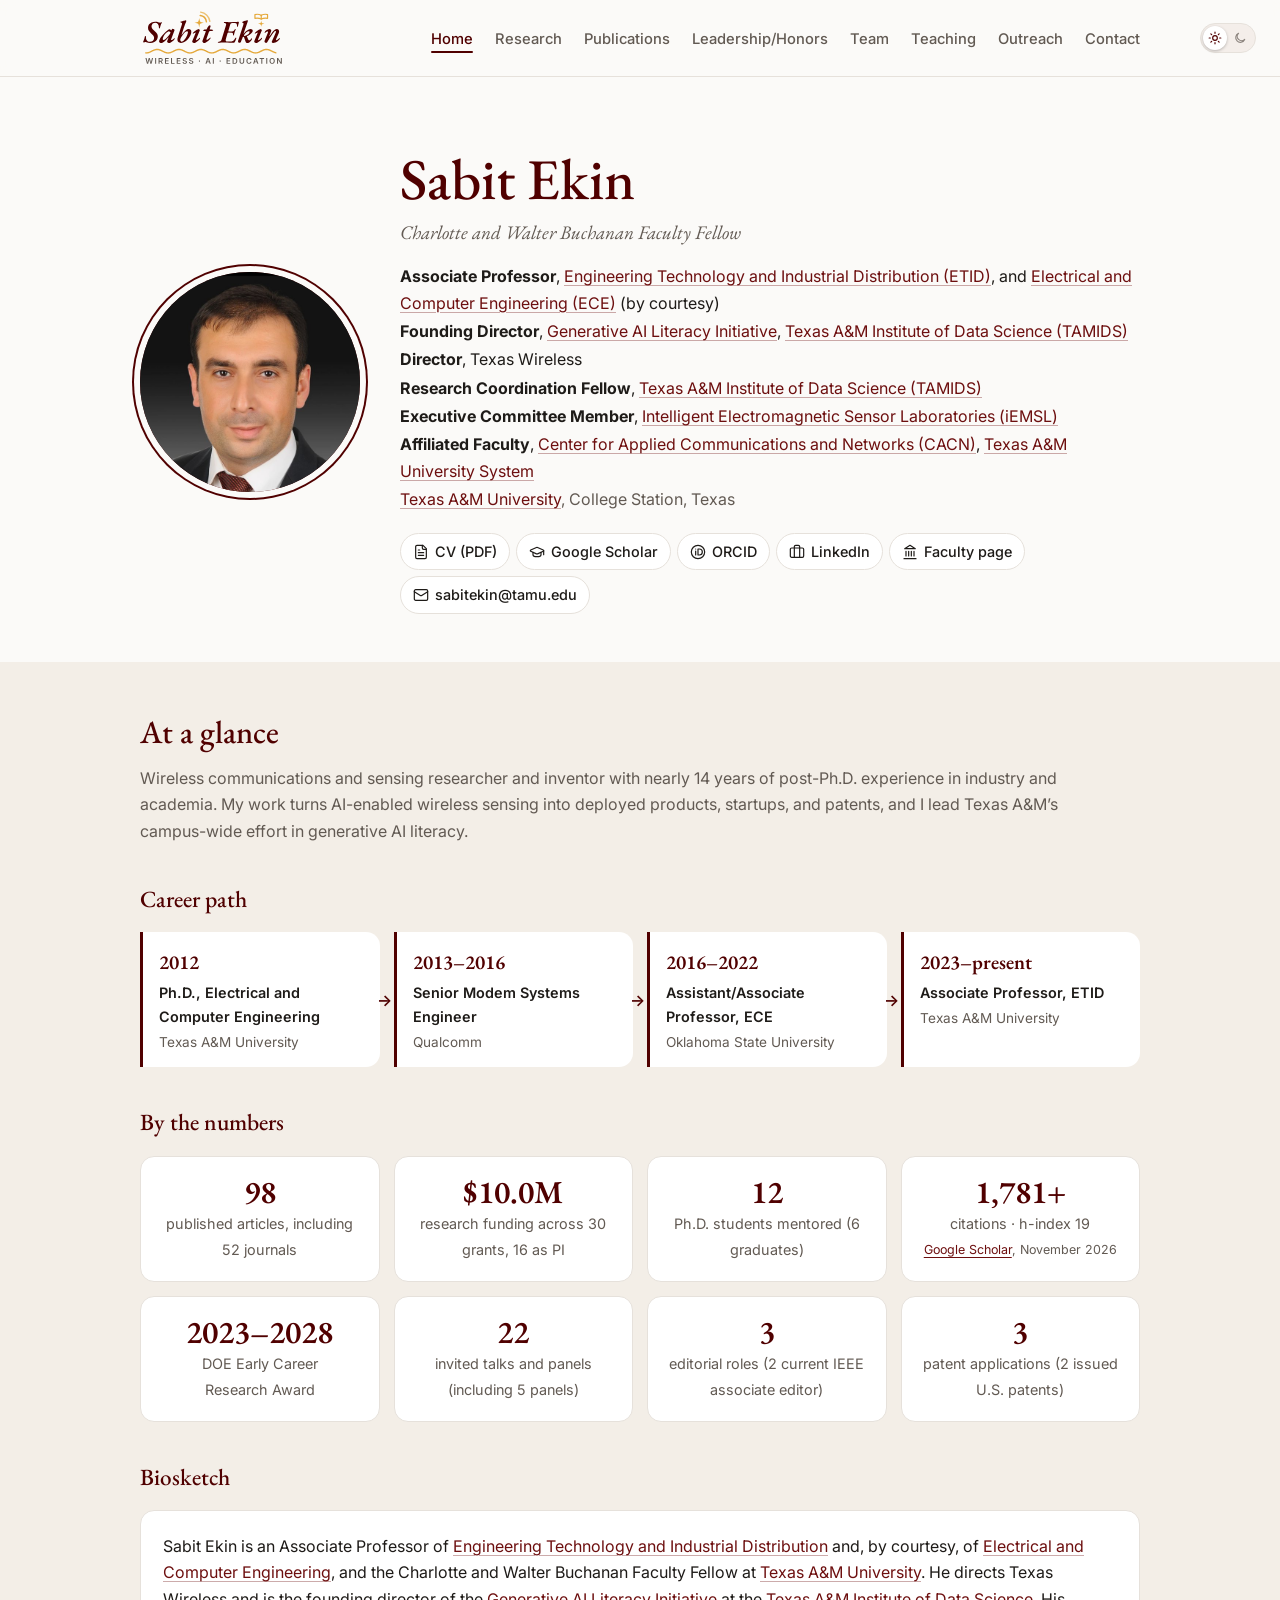
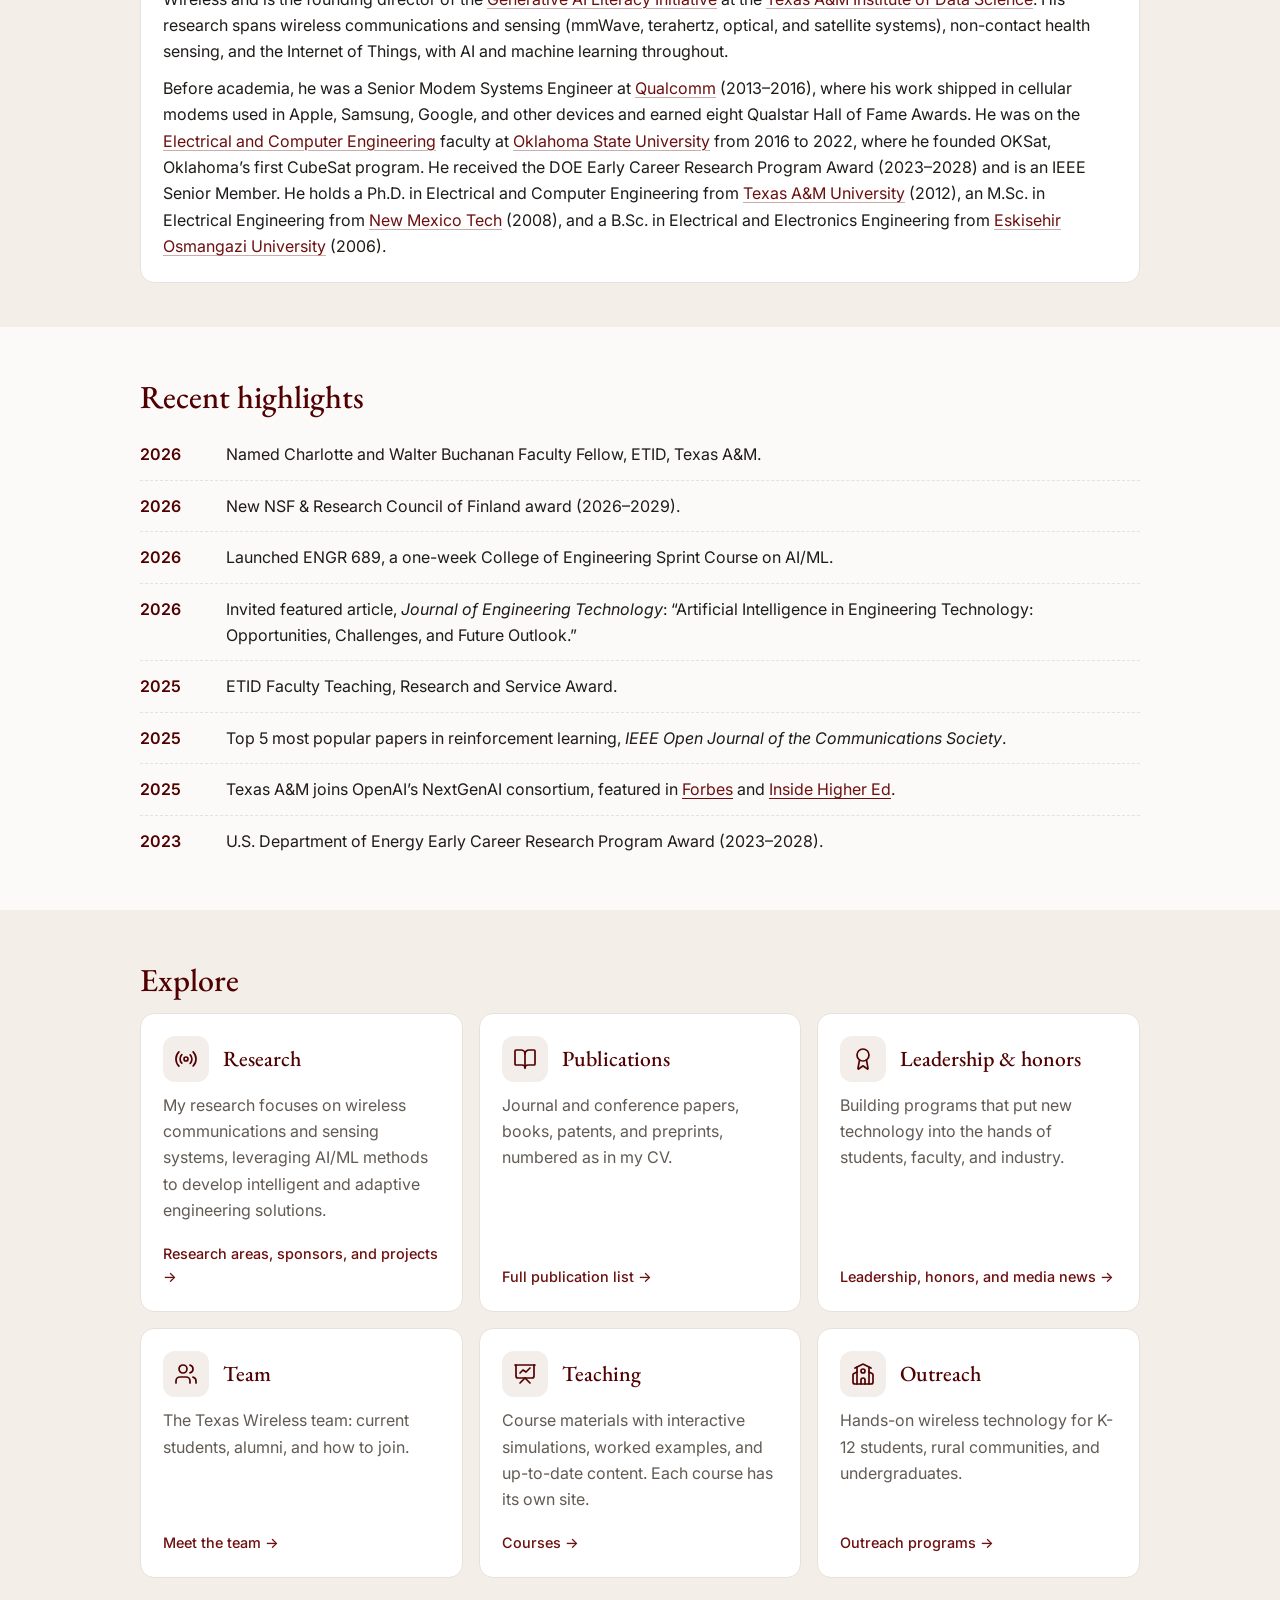
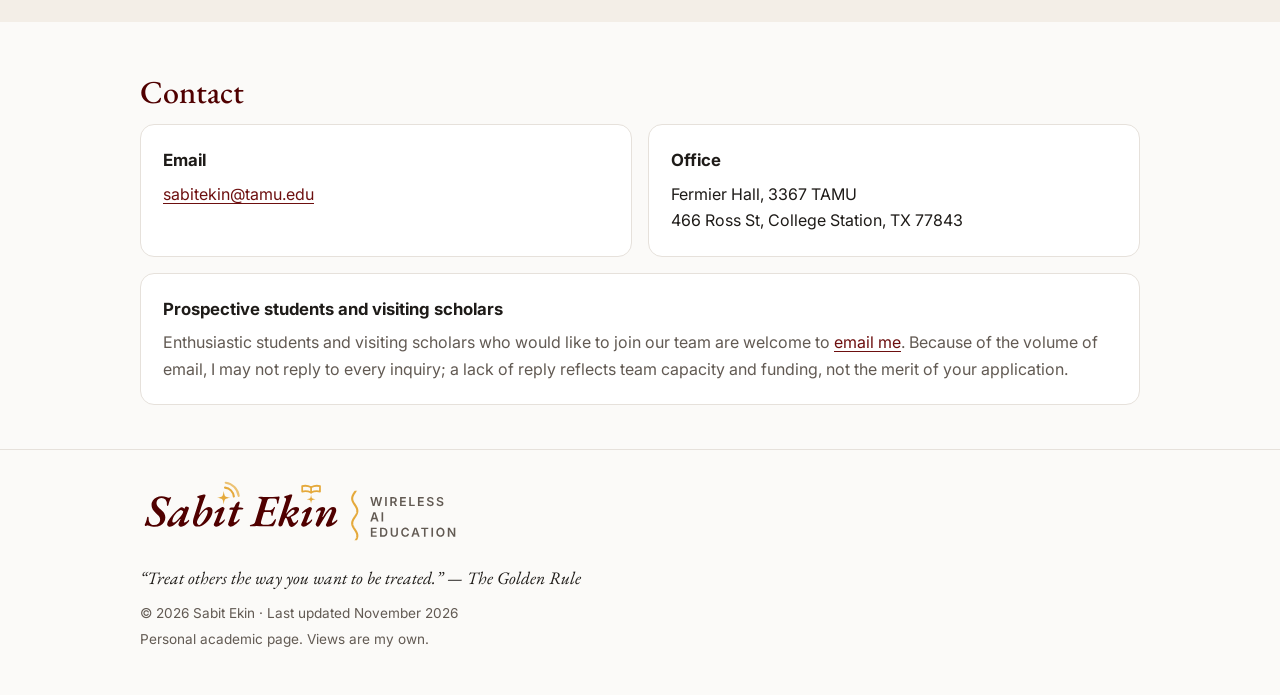
<file: index.html>
<!doctype html>
<html lang="en">
<head>
<meta charset="utf-8">
<meta name="viewport" content="width=device-width, initial-scale=1">
<script>try { var t = localStorage.getItem('theme'); if (t === 'light' || t === 'dark') document.documentElement.dataset.theme = t; } catch (e) {} if ('IntersectionObserver' in window) document.documentElement.classList.add('io');</script>
<title>Sabit Ekin</title>
<!-- Old links to sections that now have their own pages (e.g. #team) forward there -->
<script>(function () { var m = {"research":"research.html","sky":"research.html#sky","leadership":"leadership.html","honors":"leadership.html#honors","media":"leadership.html#media","team":"team.html","teaching":"teaching.html","outreach":"outreach.html","courses":"teaching.html","publications":"publications.html"}, id = location.hash.slice(1); if (m[id]) location.replace(m[id]); })();</script>
<link rel="icon" href="assets/favicon.svg?v=4" type="image/svg+xml">
<link rel="icon" href="assets/favicon-32.png?v=4" sizes="32x32" type="image/png">
<link rel="apple-touch-icon" href="assets/apple-touch-icon.png?v=4">
<meta name="theme-color" content="#500000">
<meta name="description" content="Sabit Ekin, Associate Professor at Texas A&M University. Wireless communications and sensing, AI/ML, and generative AI literacy. Courses and teaching materials.">
<meta property="og:title" content="Sabit Ekin">
<meta property="og:description" content="Wireless communications and sensing, AI/ML, and generative AI literacy at Texas A&M University.">
<link rel="canonical" href="https://sabit-ekin.github.io/">
<meta property="og:type" content="profile">
<meta property="og:url" content="https://sabit-ekin.github.io/">
<meta property="og:image" content="https://sabit-ekin.github.io/assets/og-card.jpg">
<meta property="og:image:width" content="1200">
<meta property="og:image:height" content="630">
<meta property="og:image:alt" content="Sabit Ekin: Wireless, AI, Education. Associate Professor, Texas A&amp;M University">
<meta name="twitter:card" content="summary_large_image">
<link rel="preconnect" href="https://fonts.googleapis.com">
<link rel="preconnect" href="https://fonts.gstatic.com" crossorigin>
<link href="https://fonts.googleapis.com/css2?family=EB+Garamond:ital,wght@0,500;0,600;1,500&family=Inter:wght@400;500;600&display=swap" rel="stylesheet">
<link rel="stylesheet" href="assets/site.css?v=12">
<script type="application/ld+json">{"@context": "https://schema.org", "@type": "Person", "name": "Sabit Ekin", "url": "https://sabit-ekin.github.io/", "image": "https://sabit-ekin.github.io/assets/headshot.jpg", "jobTitle": "Associate Professor", "honorificSuffix": "Ph.D.", "email": "mailto:sabitekin@tamu.edu", "worksFor": {"@type": "CollegeOrUniversity", "name": "Texas A&M University", "url": "https://www.tamu.edu/"}, "knowsAbout": ["Wireless communications", "Wireless sensing", "Internet of Things", "Artificial intelligence", "Machine learning", "Generative AI literacy"], "sameAs": ["https://scholar.google.com/citations?user=cgJM6k0AAAAJ", "https://orcid.org/0000-0002-9957-7752", "https://www.linkedin.com/in/sabitekin/", "https://engineering.tamu.edu/etid/profiles/ekin-sabit.html"]}</script>
</head>
<body>
<a class="skip" href="#main">Skip to content</a>

<header class="nav">
  <div class="wrap">
    <a class="brand" href="#top"><picture><source media="(prefers-color-scheme: dark)" srcset="assets/brand/signature-c3-dark-anim.svg"><img class="brand-name" src="assets/brand/signature-c3-light-anim.svg" alt="Sabit Ekin, Wireless, AI, Education" width="157" height="58"></picture></a>
    <nav aria-label="Site">
      <button class="menu-btn" type="button" aria-expanded="false" aria-controls="nav-list">Menu</button>
      <ul id="nav-list">
        <li><a href="./">Home</a></li>
        <li><a href="research.html">Research</a></li>
        <li><a href="publications.html">Publications</a></li>
        <li><a href="leadership.html">Leadership/Honors</a></li>
        <li><a href="team.html">Team</a></li>
        <li><a href="teaching.html">Teaching</a></li>
        <li><a href="outreach.html">Outreach</a></li>
        <li><a href="#contact">Contact</a></li>
      </ul>
    </nav>
    <div class="theme"><button class="theme-toggle" type="button" role="switch" aria-checked="false" aria-label="Dark mode" title="Switch light or dark mode"><span class="tt-ic"><svg class="i-light" viewBox="0 0 24 24" aria-hidden="true"><circle cx="12" cy="12" r="4"/><path d="M12 2v2M12 20v2M4.9 4.9l1.4 1.4M17.7 17.7l1.4 1.4M2 12h2M20 12h2M4.9 19.1l1.4-1.4M17.7 6.3l1.4-1.4"/></svg><svg class="i-dark" viewBox="0 0 24 24" aria-hidden="true"><path d="M20 14.5A8 8 0 1 1 9.5 4a6.5 6.5 0 0 0 10.5 10.5z"/></svg></span><span class="tt-knob"><svg class="i-light" viewBox="0 0 24 24" aria-hidden="true"><circle cx="12" cy="12" r="4"/><path d="M12 2v2M12 20v2M4.9 4.9l1.4 1.4M17.7 17.7l1.4 1.4M2 12h2M20 12h2M4.9 19.1l1.4-1.4M17.7 6.3l1.4-1.4"/></svg><svg class="i-dark" viewBox="0 0 24 24" aria-hidden="true"><path d="M20 14.5A8 8 0 1 1 9.5 4a6.5 6.5 0 0 0 10.5 10.5z"/></svg></span></button></div>
  </div>
</header>
<script src="assets/theme.js?v=2"></script>

<main id="main">
  <div class="wrap">

    <!-- Hero -->
    <div class="hero" id="top">
      <div class="portrait"><img src="assets/headshot.jpg" alt="Portrait of Sabit Ekin" width="220" height="220"></div>
      <div>
        <h1>Sabit Ekin</h1>
        <p class="fellow">Charlotte and Walter Buchanan Faculty Fellow</p>
        <ul class="roles">
          <li><strong>Associate Professor</strong>, <a href="https://engineering.tamu.edu/etid/index.html">Engineering Technology and Industrial Distribution (ETID)</a>, and <a href="https://engineering.tamu.edu/electrical/index.html">Electrical and Computer Engineering (ECE)</a> (by courtesy)</li>
          <li><strong>Founding Director</strong>, <a href="https://genai.tamids.tamu.edu/">Generative AI Literacy Initiative</a>, <a href="https://tamids.tamu.edu/">Texas A&amp;M Institute of Data Science (TAMIDS)</a></li>
          <li><strong>Director</strong>, Texas Wireless</li>
          <li><strong>Research Coordination Fellow</strong>, <a href="https://tamids.tamu.edu/">Texas A&amp;M Institute of Data Science (TAMIDS)</a></li>
          <li><strong>Executive Committee Member</strong>, <a href="https://iemsl.engr.tamu.edu/">Intelligent Electromagnetic Sensor Laboratories (iEMSL)</a></li>
          <li><strong>Affiliated Faculty</strong>, <a href="https://cacn.tamus.edu/">Center for Applied Communications and Networks (CACN)</a>, <a href="https://tamus.edu/">Texas A&amp;M University System</a></li>
          <li class="inst"><a href="https://www.tamu.edu/">Texas A&amp;M University</a>, College Station, Texas</li>
        </ul>
        <div class="links">
          <a href="assets/Sabit_Ekin_CV.pdf"><svg viewBox="0 0 24 24" aria-hidden="true" focusable="false"><path d="M15 2H6a2 2 0 0 0-2 2v16a2 2 0 0 0 2 2h12a2 2 0 0 0 2-2V7Z"/><path d="M14 2v4a2 2 0 0 0 2 2h4M10 9H8m8 4H8m8 4H8"/></svg>CV (PDF)</a>
          <a href="https://scholar.google.com/citations?user=cgJM6k0AAAAJ"><svg viewBox="0 0 24 24" aria-hidden="true" focusable="false"><path d="M21.42 10.92a1 1 0 0 0-.02-1.84L12.83 5.18a2 2 0 0 0-1.66 0L2.6 9.08a1 1 0 0 0 0 1.83l8.57 3.91a2 2 0 0 0 1.66 0z"/><path d="M22 10v6M6 12.5V16a6 3 0 0 0 12 0v-3.5"/></svg>Google Scholar</a>
          <a href="https://orcid.org/0000-0002-9957-7752"><svg viewBox="0 0 24 24" aria-hidden="true" focusable="false"><circle cx="12" cy="12" r="10"/><path d="M8.5 7.5v.01M8.5 10.5v6M12 7.5v9h2a4.5 4.5 0 0 0 0-9z"/></svg>ORCID</a>
          <a href="https://www.linkedin.com/in/sabitekin/"><svg viewBox="0 0 24 24" aria-hidden="true" focusable="false"><path d="M16 20V4a2 2 0 0 0-2-2h-4a2 2 0 0 0-2 2v16"/><rect width="20" height="14" x="2" y="6" rx="2"/></svg>LinkedIn</a>
          <a href="https://engineering.tamu.edu/etid/profiles/ekin-sabit.html"><svg viewBox="0 0 24 24" aria-hidden="true" focusable="false"><path d="M3 22h18M6 18v-7m4 7v-7m4 7v-7m4 7v-7"/><path d="M12 2l8 5H4z"/></svg>Faculty page</a>
          <a href="mailto:sabitekin@tamu.edu"><svg viewBox="0 0 24 24" aria-hidden="true" focusable="false"><rect width="20" height="16" x="2" y="4" rx="2"/><path d="m22 7-8.97 5.7a1.94 1.94 0 0 1-2.06 0L2 7"/></svg>sabitekin@tamu.edu</a>
        </div>
      </div>
    </div>

    <!-- At a glance -->
    <section aria-labelledby="glance-h">
      <h2 id="glance-h">At a glance</h2>
      <p class="lede">Wireless communications and sensing researcher and inventor with nearly 14 years of post-Ph.D. experience in industry and academia. My work turns AI-enabled wireless sensing into deployed products, startups, and patents, and I lead Texas A&amp;M’s campus-wide effort in generative AI literacy.</p>
      <h3 class="sub">Career path</h3>
      <ol class="path">
        <li><time>2012</time><b>Ph.D., Electrical and Computer Engineering</b><span>Texas A&amp;M University</span></li>
        <li><time>2013–2016</time><b>Senior Modem Systems Engineer</b><span>Qualcomm</span></li>
        <li><time>2016–2022</time><b>Assistant/Associate Professor, ECE</b><span>Oklahoma State University</span></li>
        <li><time>2023–present</time><b>Associate Professor, ETID</b><span>Texas A&amp;M University</span></li>
      </ol>
      <h3 class="sub">By the numbers</h3>
      <div class="stats">
        <div class="stat"><b>103</b><span>published articles, including 52 journals</span></div>
        <div class="stat"><b>$10.9M</b><span>research funding across 30 grants, 16 as PI</span></div>
        <div class="stat"><b>14</b><span>Ph.D. students mentored (6 graduates)</span></div>
        <div class="stat"><b>2,170+</b><span>citations · h-index 19</span><small><a href="https://scholar.google.com/citations?user=cgJM6k0AAAAJ">Google Scholar</a>, November&nbsp;2026</small></div>
        <div class="stat"><b>2023–2028</b><span>DOE Early Career<br>Research Award</span></div>
        <div class="stat"><b>30</b><span>invited talks and panels (including 5 panels)</span></div>
        <div class="stat"><b>5</b><span>editorial roles (2 current IEEE associate editor)</span></div>
        <div class="stat"><b>5</b><span>patent applications (2 issued U.S. patents)</span></div>
      </div>
      <h3 class="sub">Biosketch</h3>
      <div class="card bio">
        <p>Sabit Ekin is an Associate Professor of <a href="https://engineering.tamu.edu/etid/index.html">Engineering Technology and Industrial Distribution</a> and, by courtesy, of <a href="https://engineering.tamu.edu/electrical/index.html">Electrical and Computer Engineering</a>, and the Charlotte and Walter Buchanan Faculty Fellow at <a href="https://www.tamu.edu/">Texas A&amp;M University</a>. He directs Texas Wireless and is the founding director of the <a href="https://genai.tamids.tamu.edu/">Generative AI Literacy Initiative</a> at the <a href="https://tamids.tamu.edu/">Texas A&amp;M Institute of Data Science</a>. His research spans wireless communications and sensing (mmWave, terahertz, optical, and satellite systems), non-contact health sensing, and the Internet of Things, with AI and machine learning throughout.</p>
        <p>Before academia, he was a Senior Modem Systems Engineer at <a href="https://www.qualcomm.com/">Qualcomm</a> (2013–2016), where his work shipped in cellular modems used in Apple, Samsung, Google, and other devices and earned eight Qualstar Hall of Fame Awards. He was on the <a href="https://ceat.okstate.edu/ece/">Electrical and Computer Engineering</a> faculty at <a href="https://go.okstate.edu/">Oklahoma State University</a> from 2016 to 2022, where he founded OKSat, Oklahoma’s first CubeSat program. He received the DOE Early Career Research Program Award (2023–2028) and is an IEEE Senior Member. He holds a Ph.D. in Electrical and Computer Engineering from <a href="https://www.tamu.edu/">Texas A&amp;M University</a> (2012), an M.Sc. in Electrical Engineering from <a href="https://www.nmt.edu/">New Mexico Tech</a> (2008), and a B.Sc. in Electrical and Electronics Engineering from <a href="https://www.ogu.edu.tr/">Eskisehir Osmangazi University</a> (2006).</p>
      </div>
    </section>

    <!-- Highlights -->
    <section id="highlights" aria-labelledby="highlights-h">
      <h2 id="highlights-h">Recent highlights</h2>
      <ul class="timeline">
        <li><time datetime="2026">2026</time><span>Named Charlotte and Walter Buchanan Faculty Fellow, ETID, Texas A&amp;M.</span></li>
        <li><time datetime="2026">2026</time><span>New NSF &amp; Research Council of Finland award (2026–2029).</span></li>
        <li><time datetime="2026">2026</time><span>Launched ENGR 689, a one-week College of Engineering Sprint Course on AI/ML.</span></li>
        <li><time datetime="2026">2026</time><span>Invited featured article, <em>Journal of Engineering Technology</em>: “Artificial Intelligence in Engineering Technology: Opportunities, Challenges, and Future Outlook.”</span></li>
        <li><time datetime="2025">2025</time><span>ETID Faculty Teaching, Research and Service Award.</span></li>
        <li><time datetime="2025">2025</time><span>Top 5 most popular papers in reinforcement learning, <em>IEEE Open Journal of the Communications Society</em>.</span></li>
        <li><time datetime="2025">2025</time><span>Texas A&amp;M joins OpenAI’s NextGenAI consortium, featured in <a href="https://www.forbes.com/sites/michaeltnietzel/2025/03/05/openai-will-invest-50-million-in-a-new-university-research-consortium/">Forbes</a> and <a href="https://www.insidehighered.com/news/quick-takes/2025/03/05/openai-invests-50m-higher-ed-research">Inside Higher Ed</a>.</span></li>
        <li><time datetime="2023">2023</time><span>U.S. Department of Energy Early Career Research Program Award (2023–2028).</span></li>
      </ul>
    </section>

    <!-- Explore: one card per section page -->
    <section id="explore" aria-labelledby="explore-h">
      <h2 id="explore-h">Explore</h2>
      <div class="explore">
        <a class="card" href="research.html"><span class="ic"><svg viewBox="0 0 24 24" aria-hidden="true" focusable="false"><path d="M4.9 19.1C1 15.2 1 8.8 4.9 4.9"/><path d="M7.8 16.2c-2.3-2.3-2.3-6.1 0-8.5"/><circle cx="12" cy="12" r="2"/><path d="M16.2 7.8c2.3 2.3 2.3 6.1 0 8.5"/><path d="M19.1 4.9C23 8.8 23 15.1 19.1 19"/></svg></span><h3>Research</h3><p>My research focuses on wireless communications and sensing systems, leveraging AI/ML methods to develop intelligent and adaptive engineering solutions.</p><span class="go">Research areas, sponsors, and projects →</span></a>
        <a class="card" href="publications.html"><span class="ic"><svg viewBox="0 0 24 24" aria-hidden="true" focusable="false"><path d="M12 7v14"/><path d="M3 18a1 1 0 0 1-1-1V4a1 1 0 0 1 1-1h5a4 4 0 0 1 4 4 4 4 0 0 1 4-4h5a1 1 0 0 1 1 1v13a1 1 0 0 1-1 1h-6a3 3 0 0 0-3 3 3 3 0 0 0-3-3z"/></svg></span><h3>Publications</h3><p>Journal and conference papers, books, patents, and preprints, numbered as in my CV.</p><span class="go">Full publication list →</span></a>
        <a class="card" href="leadership.html"><span class="ic"><svg viewBox="0 0 24 24" aria-hidden="true" focusable="false"><path d="m15.48 12.89 1.51 8.53a.5.5 0 0 1-.81.47l-3.58-2.69a1 1 0 0 0-1.2 0l-3.59 2.69a.5.5 0 0 1-.81-.47l1.51-8.53"/><circle cx="12" cy="8" r="6"/></svg></span><h3>Leadership & honors</h3><p>Building programs that put new technology into the hands of students, faculty, and industry.</p><span class="go">Leadership, honors, and media news →</span></a>
        <a class="card" href="team.html"><span class="ic"><svg viewBox="0 0 24 24" aria-hidden="true" focusable="false"><path d="M16 21v-2a4 4 0 0 0-4-4H6a4 4 0 0 0-4 4v2"/><circle cx="9" cy="7" r="4"/><path d="M22 21v-2a4 4 0 0 0-3-3.87"/><path d="M16 3.13a4 4 0 0 1 0 7.75"/></svg></span><h3>Team</h3><p>The Texas Wireless team: current students, alumni, and how to join.</p><span class="go">Meet the team →</span></a>
        <a class="card" href="teaching.html"><span class="ic"><svg viewBox="0 0 24 24" aria-hidden="true" focusable="false"><path d="M2 3h20"/><path d="M21 3v11a2 2 0 0 1-2 2H5a2 2 0 0 1-2-2V3"/><path d="m7 21 5-5 5 5"/><path d="m7 11 3-3 3 2 4-4"/></svg></span><h3>Teaching</h3><p>Course materials with interactive simulations, worked examples, and up-to-date content. Each course has its own site.</p><span class="go">Courses →</span></a>
        <a class="card" href="outreach.html"><span class="ic"><svg viewBox="0 0 24 24" aria-hidden="true" focusable="false"><path d="M14 22v-4a2 2 0 1 0-4 0v4"/><path d="m18 10 3.45 1.72a1 1 0 0 1 .55.9V20a2 2 0 0 1-2 2H4a2 2 0 0 1-2-2v-7.38a1 1 0 0 1 .55-.9L6 10"/><path d="M18 5v17"/><path d="m4 6 7.1-3.55a2 2 0 0 1 1.8 0L20 6"/><path d="M6 5v17"/><circle cx="12" cy="9" r="2"/></svg></span><h3>Outreach</h3><p>Hands-on wireless technology for K-12 students, rural communities, and undergraduates.</p><span class="go">Outreach programs →</span></a>
      </div>
    </section>

    <!-- Contact -->
    <section id="contact" aria-labelledby="contact-h">
      <h2 id="contact-h">Contact</h2>
      <div class="contact">
        <div class="card">
          <h3>Email</h3>
          <p><a href="mailto:sabitekin@tamu.edu">sabitekin@tamu.edu</a></p>
        </div>
        <div class="card">
          <h3>Office</h3>
          <address>Fermier Hall, 3367 TAMU<br>466 Ross St, College Station, TX 77843</address>
        </div>
      </div>
      <div class="card join" id="openings">
        <h3>Prospective students and visiting scholars</h3>
        <p>Enthusiastic students and visiting scholars who would like to join our team are welcome to <a href="mailto:sabitekin@tamu.edu">email me</a>. Because of the volume of email, I may not reply to every inquiry; a lack of reply reflects team capacity and funding, not the merit of your application.</p>
      </div>
    </section>

  </div>
</main>

<footer>
  <div class="wrap">
    <picture class="sig">
      <source media="(prefers-color-scheme: dark)" srcset="assets/brand/signature-c1-dark-anim.svg">
      <img src="assets/brand/signature-c1-light-anim.svg" alt="Sabit Ekin, Wireless, AI, Education" width="320" height="66" loading="lazy">
    </picture>
    <blockquote class="motto">“Treat others the way you want to be treated.” — The Golden Rule</blockquote>
    <p>© 2026 Sabit Ekin · Last updated November 2026</p>
    <p>Personal academic page. Views are my own.</p>
  </div>
</footer>
<script src="assets/site.js?v=1"></script>
</body>
</html>
</file>
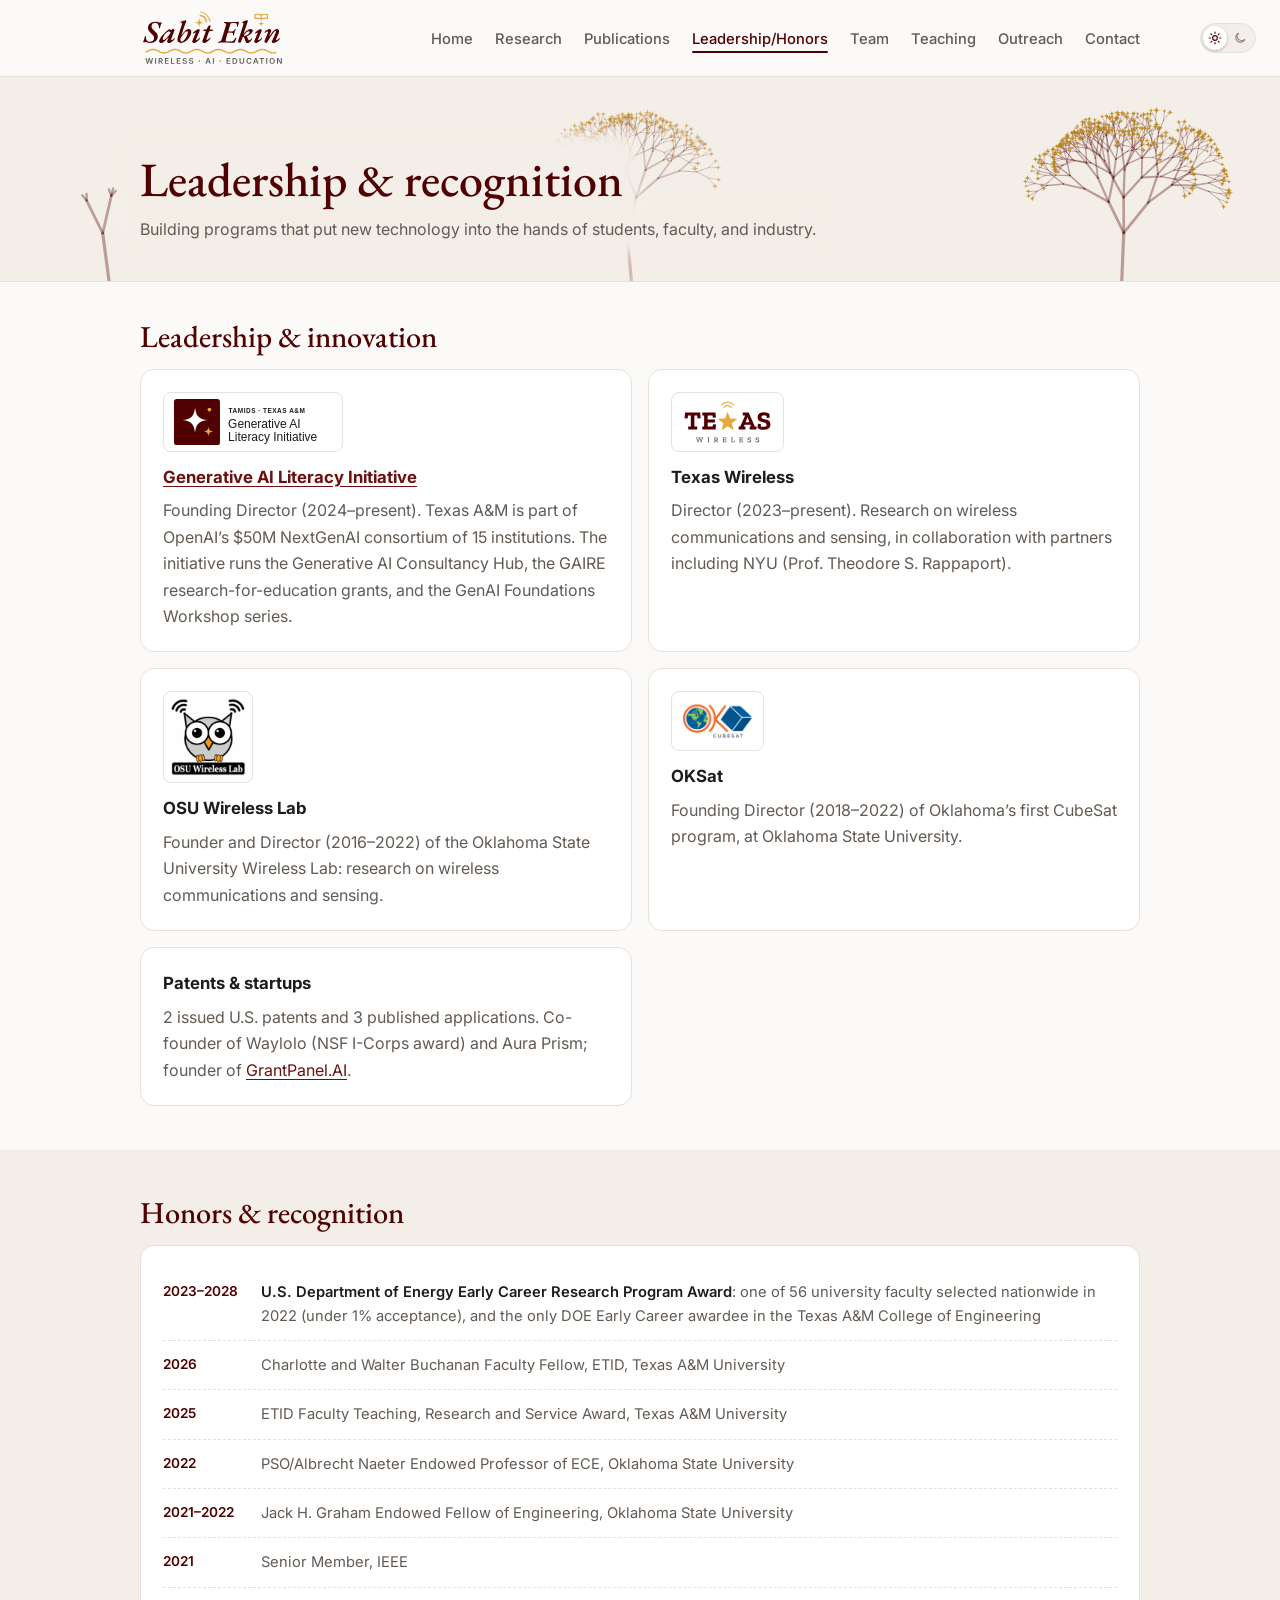
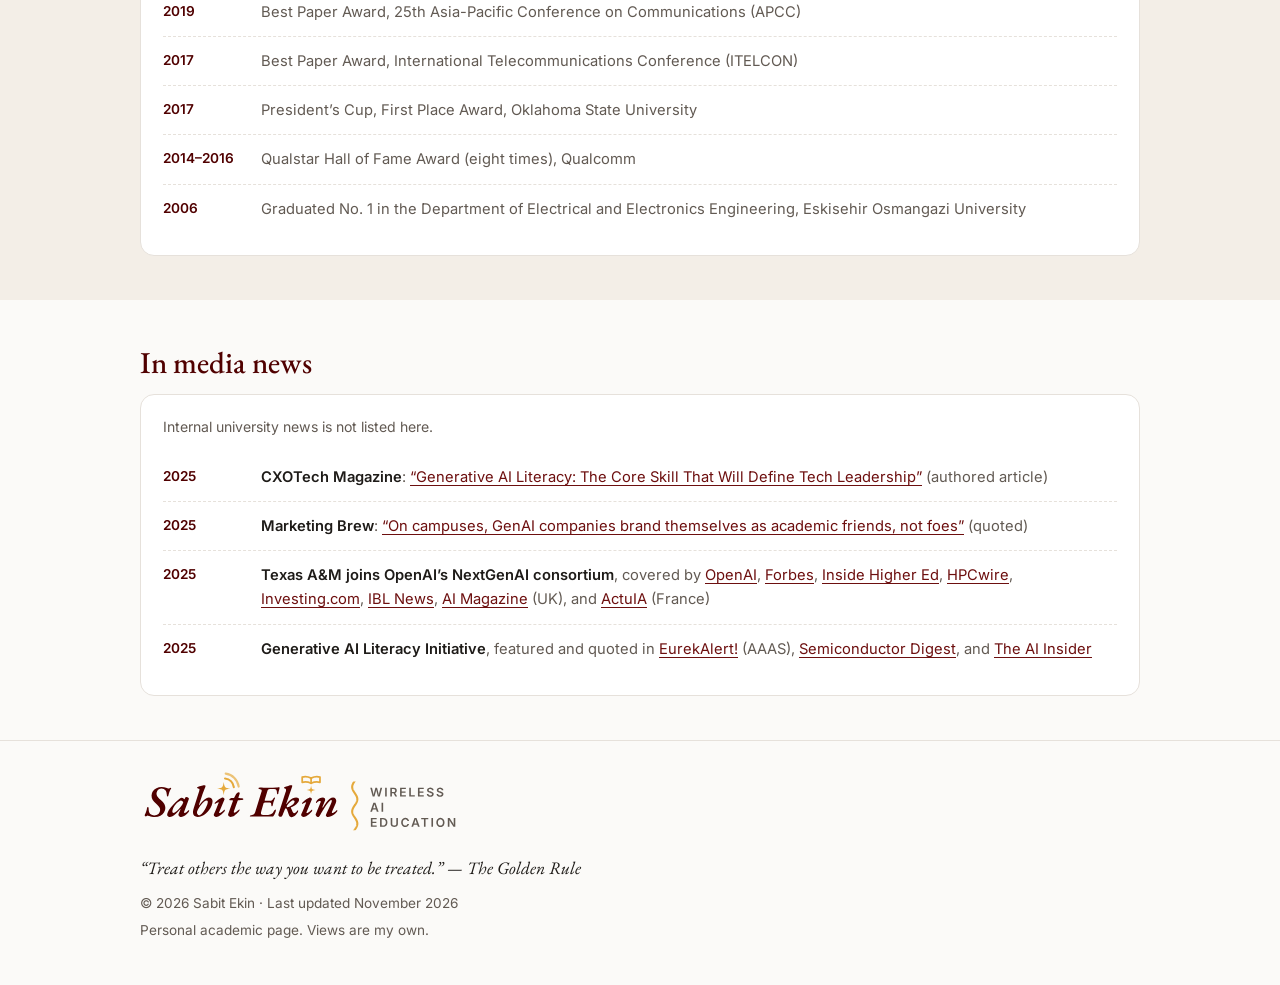
<file: leadership.html>
<!doctype html>
<html lang="en">
<head>
<meta charset="utf-8">
<meta name="viewport" content="width=device-width, initial-scale=1">
<script>try { var t = localStorage.getItem('theme'); if (t === 'light' || t === 'dark') document.documentElement.dataset.theme = t; } catch (e) {} if ('IntersectionObserver' in window) document.documentElement.classList.add('io');</script>
<title>Leadership & recognition · Sabit Ekin</title>
<link rel="icon" href="assets/favicon.svg?v=4" type="image/svg+xml">
<link rel="icon" href="assets/favicon-32.png?v=4" sizes="32x32" type="image/png">
<link rel="apple-touch-icon" href="assets/apple-touch-icon.png?v=4">
<meta name="theme-color" content="#500000">
<meta name="description" content="Sabit Ekin, Texas A&amp;M University: leadership & recognition. Building programs that put new technology into the hands of students, faculty, and industry.">
<meta property="og:title" content="Leadership & recognition · Sabit Ekin">
<meta property="og:description" content="Sabit Ekin, Texas A&amp;M University: leadership & recognition. Building programs that put new technology into the hands of students, faculty, and industry.">
<link rel="canonical" href="https://sabit-ekin.github.io/leadership.html">
<meta property="og:type" content="website">
<meta property="og:url" content="https://sabit-ekin.github.io/leadership.html">
<meta property="og:image" content="https://sabit-ekin.github.io/assets/og-card.jpg">
<meta property="og:image:width" content="1200">
<meta property="og:image:height" content="630">
<meta property="og:image:alt" content="Sabit Ekin: Wireless, AI, Education. Associate Professor, Texas A&amp;M University">
<meta name="twitter:card" content="summary_large_image">
<link rel="preconnect" href="https://fonts.googleapis.com">
<link rel="preconnect" href="https://fonts.gstatic.com" crossorigin>
<link href="https://fonts.googleapis.com/css2?family=EB+Garamond:ital,wght@0,500;0,600;1,500&family=Inter:wght@400;500;600&display=swap" rel="stylesheet">
<link rel="stylesheet" href="assets/site.css?v=12">
</head>
<body class="subpage">
<a class="skip" href="#main">Skip to content</a>

<header class="nav">
  <div class="wrap">
    <a class="brand" href="./"><picture><source media="(prefers-color-scheme: dark)" srcset="assets/brand/signature-c3-dark-anim.svg"><img class="brand-name" src="assets/brand/signature-c3-light-anim.svg" alt="Sabit Ekin, Wireless, AI, Education" width="157" height="58"></picture></a>
    <nav aria-label="Site">
      <button class="menu-btn" type="button" aria-expanded="false" aria-controls="nav-list">Menu</button>
      <ul id="nav-list">
        <li><a href="./">Home</a></li>
        <li><a href="research.html">Research</a></li>
        <li><a href="publications.html">Publications</a></li>
        <li><a href="leadership.html">Leadership/Honors</a></li>
        <li><a href="team.html">Team</a></li>
        <li><a href="teaching.html">Teaching</a></li>
        <li><a href="outreach.html">Outreach</a></li>
        <li><a href="./#contact">Contact</a></li>
      </ul>
    </nav>
    <div class="theme"><button class="theme-toggle" type="button" role="switch" aria-checked="false" aria-label="Dark mode" title="Switch light or dark mode"><span class="tt-ic"><svg class="i-light" viewBox="0 0 24 24" aria-hidden="true"><circle cx="12" cy="12" r="4"/><path d="M12 2v2M12 20v2M4.9 4.9l1.4 1.4M17.7 17.7l1.4 1.4M2 12h2M20 12h2M4.9 19.1l1.4-1.4M17.7 6.3l1.4-1.4"/></svg><svg class="i-dark" viewBox="0 0 24 24" aria-hidden="true"><path d="M20 14.5A8 8 0 1 1 9.5 4a6.5 6.5 0 0 0 10.5 10.5z"/></svg></span><span class="tt-knob"><svg class="i-light" viewBox="0 0 24 24" aria-hidden="true"><circle cx="12" cy="12" r="4"/><path d="M12 2v2M12 20v2M4.9 4.9l1.4 1.4M17.7 17.7l1.4 1.4M2 12h2M20 12h2M4.9 19.1l1.4-1.4M17.7 6.3l1.4-1.4"/></svg><svg class="i-dark" viewBox="0 0 24 24" aria-hidden="true"><path d="M20 14.5A8 8 0 1 1 9.5 4a6.5 6.5 0 0 0 10.5 10.5z"/></svg></span></button></div>
  </div>
</header>
<script src="assets/theme.js?v=2"></script>

<main id="main">
  <div class="wrap">

    <!-- Leadership & recognition -->
    <section id="leadership" aria-labelledby="leadership-h">
      <h1 id="leadership-h">Leadership &amp; recognition</h1>
      <p class="lede">Building programs that put new technology into the hands of students, faculty, and industry.</p>
      <h2 class="sub">Leadership &amp; innovation</h2>
      <div class="grid2">
        <div class="card">
          <img class="logo" src="assets/genai-logo.svg" alt="Generative AI Literacy Initiative logo" width="206" height="60">
          <h2><a href="https://genai.tamids.tamu.edu">Generative AI Literacy Initiative</a></h2>
          <p>Founding Director (2024–present). Texas A&amp;M is part of OpenAI’s $50M NextGenAI consortium of 15 institutions. The initiative runs the Generative AI Consultancy Hub, the GAIRE research-for-education grants, and the GenAI Foundations Workshop series.</p>
        </div>
        <div class="card">
          <img class="logo" src="assets/texas-wireless-logo.svg" alt="Texas Wireless logo" width="213" height="108">
          <h2>Texas Wireless</h2>
          <p>Director (2023–present). Research on wireless communications and sensing, in collaboration with partners including NYU (Prof. Theodore S. Rappaport).</p>
        </div>
        <div class="card">
          <img class="logo tall" src="assets/osu-wireless-lab-logo.png" alt="OSU Wireless Lab logo: an owl with Wi-Fi signals for ears" width="202" height="208">
          <h2>OSU Wireless Lab</h2>
          <p>Founder and Director (2016–2022) of the Oklahoma State University Wireless Lab: research on wireless communications and sensing.</p>
        </div>
        <div class="card">
          <img class="logo" src="assets/oksat-logo.png" alt="OKSat CubeSat logo" width="160" height="104">
          <h2>OKSat</h2>
          <p>Founding Director (2018–2022) of Oklahoma’s first CubeSat program, at Oklahoma State University.</p>
        </div>
        <div class="card">
          <h2>Patents &amp; startups</h2>
          <p>2 issued U.S. patents and 3 published applications. Co-founder of Waylolo (NSF I-Corps award) and Aura Prism; founder of <a href="https://grantpanel.ai">GrantPanel.AI</a>.</p>
        </div>
      </div>
    </section>

    <section class="part" aria-labelledby="honors">
      <h2 class="sub" id="honors">Honors &amp; recognition</h2>
      <div class="card honors">
        <ul class="timeline">
          <li><time>2023–2028</time><span><b>U.S. Department of Energy Early Career Research Program Award</b>: one of 56 university faculty selected nationwide in 2022 (under 1% acceptance), and the only DOE Early Career awardee in the Texas A&amp;M College of Engineering</span></li>
          <li><time>2026</time><span>Charlotte and Walter Buchanan Faculty Fellow, ETID, Texas A&amp;M University</span></li>
          <li><time>2025</time><span>ETID Faculty Teaching, Research and Service Award, Texas A&amp;M University</span></li>
          <li><time>2022</time><span>PSO/Albrecht Naeter Endowed Professor of ECE, Oklahoma State University</span></li>
          <li><time>2021–2022</time><span>Jack H. Graham Endowed Fellow of Engineering, Oklahoma State University</span></li>
          <li><time>2021</time><span>Senior Member, IEEE</span></li>
          <li><time>2019</time><span>Best Paper Award, 25th Asia-Pacific Conference on Communications (APCC)</span></li>
          <li><time>2017</time><span>Best Paper Award, International Telecommunications Conference (ITELCON)</span></li>
          <li><time>2017</time><span>President’s Cup, First Place Award, Oklahoma State University</span></li>
          <li><time>2014–2016</time><span>Qualstar Hall of Fame Award (eight times), Qualcomm</span></li>
          <li><time>2006</time><span>Graduated No. 1 in the Department of Electrical and Electronics Engineering, Eskisehir Osmangazi University</span></li>
        </ul>
      </div>
    </section>

    <section class="part" aria-labelledby="media">
      <h2 class="sub" id="media">In media news</h2>
      <div class="card honors">
        <p class="subnote">Internal university news is not listed here.</p>
        <ul class="timeline">
          <li><time>2025</time><span><b>CXOTech Magazine</b>: <a href="https://cxotechmagazine.com/generative-ai-literacy-the-core-skill-that-will-define-tech-leadership/">“Generative AI Literacy: The Core Skill That Will Define Tech Leadership”</a> (authored article)</span></li>
          <li><time>2025</time><span><b>Marketing Brew</b>: <a href="https://www.marketingbrew.com/stories/2025/09/12/gen-ai-companies-colleges-student-outreach">“On campuses, GenAI companies brand themselves as academic friends, not foes”</a> (quoted)</span></li>
          <li><time>2025</time><span><b>Texas A&amp;M joins OpenAI’s NextGenAI consortium</b>, covered by <a href="https://openai.com/index/introducing-nextgenai/">OpenAI</a>, <a href="https://www.forbes.com/sites/michaeltnietzel/2025/03/05/openai-will-invest-50-million-in-a-new-university-research-consortium/">Forbes</a>, <a href="https://www.insidehighered.com/news/quick-takes/2025/03/05/openai-invests-50m-higher-ed-research">Inside Higher Ed</a>, <a href="https://www.hpcwire.com/bigdatawire/this-just-in/openai-commits-50m-to-ai-research-and-education-through-nextgenai-initiative/">HPCwire</a>, <a href="https://in.investing.com/news/company-news/openai-launches-nextgenai-consortium-commits-50m-to-advance-ai-research-93CH-4701807">Investing.com</a>, <a href="https://iblnews.org/story/openai-provides-50m-in-compute-api-access-tools-and-research-funds-to-fifteen-universities">IBL News</a>, <a href="https://aimagazine.com/articles/openai-launches-nextgenai-to-transform-education-with-ai">AI Magazine</a> (UK), and <a href="https://www.actuia.com/en/news/nextgenai-openai-invests-50-million-to-accelerate-academic-research/">ActuIA</a> (France)</span></li>
          <li><time>2025</time><span><b>Generative AI Literacy Initiative</b>, featured and quoted in <a href="https://www.eurekalert.org/news-releases/1089973">EurekAlert!</a> (AAAS), <a href="https://www.semiconductor-digest.com/new-partnership-explores-frontiers-of-ai-in-higher-education/">Semiconductor Digest</a>, and <a href="https://theaiinsider.tech/2025/07/05/texas-am-joins-with-openai-to-accelerate-generative-ai-literacy-in-higher-ed/">The AI Insider</a></span></li>
        </ul>
      </div>
    </section>

  </div>
</main>

<footer>
  <div class="wrap">
    <picture class="sig">
      <source media="(prefers-color-scheme: dark)" srcset="assets/brand/signature-c1-dark-anim.svg">
      <img src="assets/brand/signature-c1-light-anim.svg" alt="Sabit Ekin, Wireless, AI, Education" width="320" height="66" loading="lazy">
    </picture>
    <blockquote class="motto">“Treat others the way you want to be treated.” — The Golden Rule</blockquote>
    <p>© 2026 Sabit Ekin · Last updated November 2026</p>
    <p>Personal academic page. Views are my own.</p>
  </div>
</footer>
<script src="assets/site.js?v=1"></script>
<script src="assets/banner.js?v=8"></script>
</body>
</html>
</file>
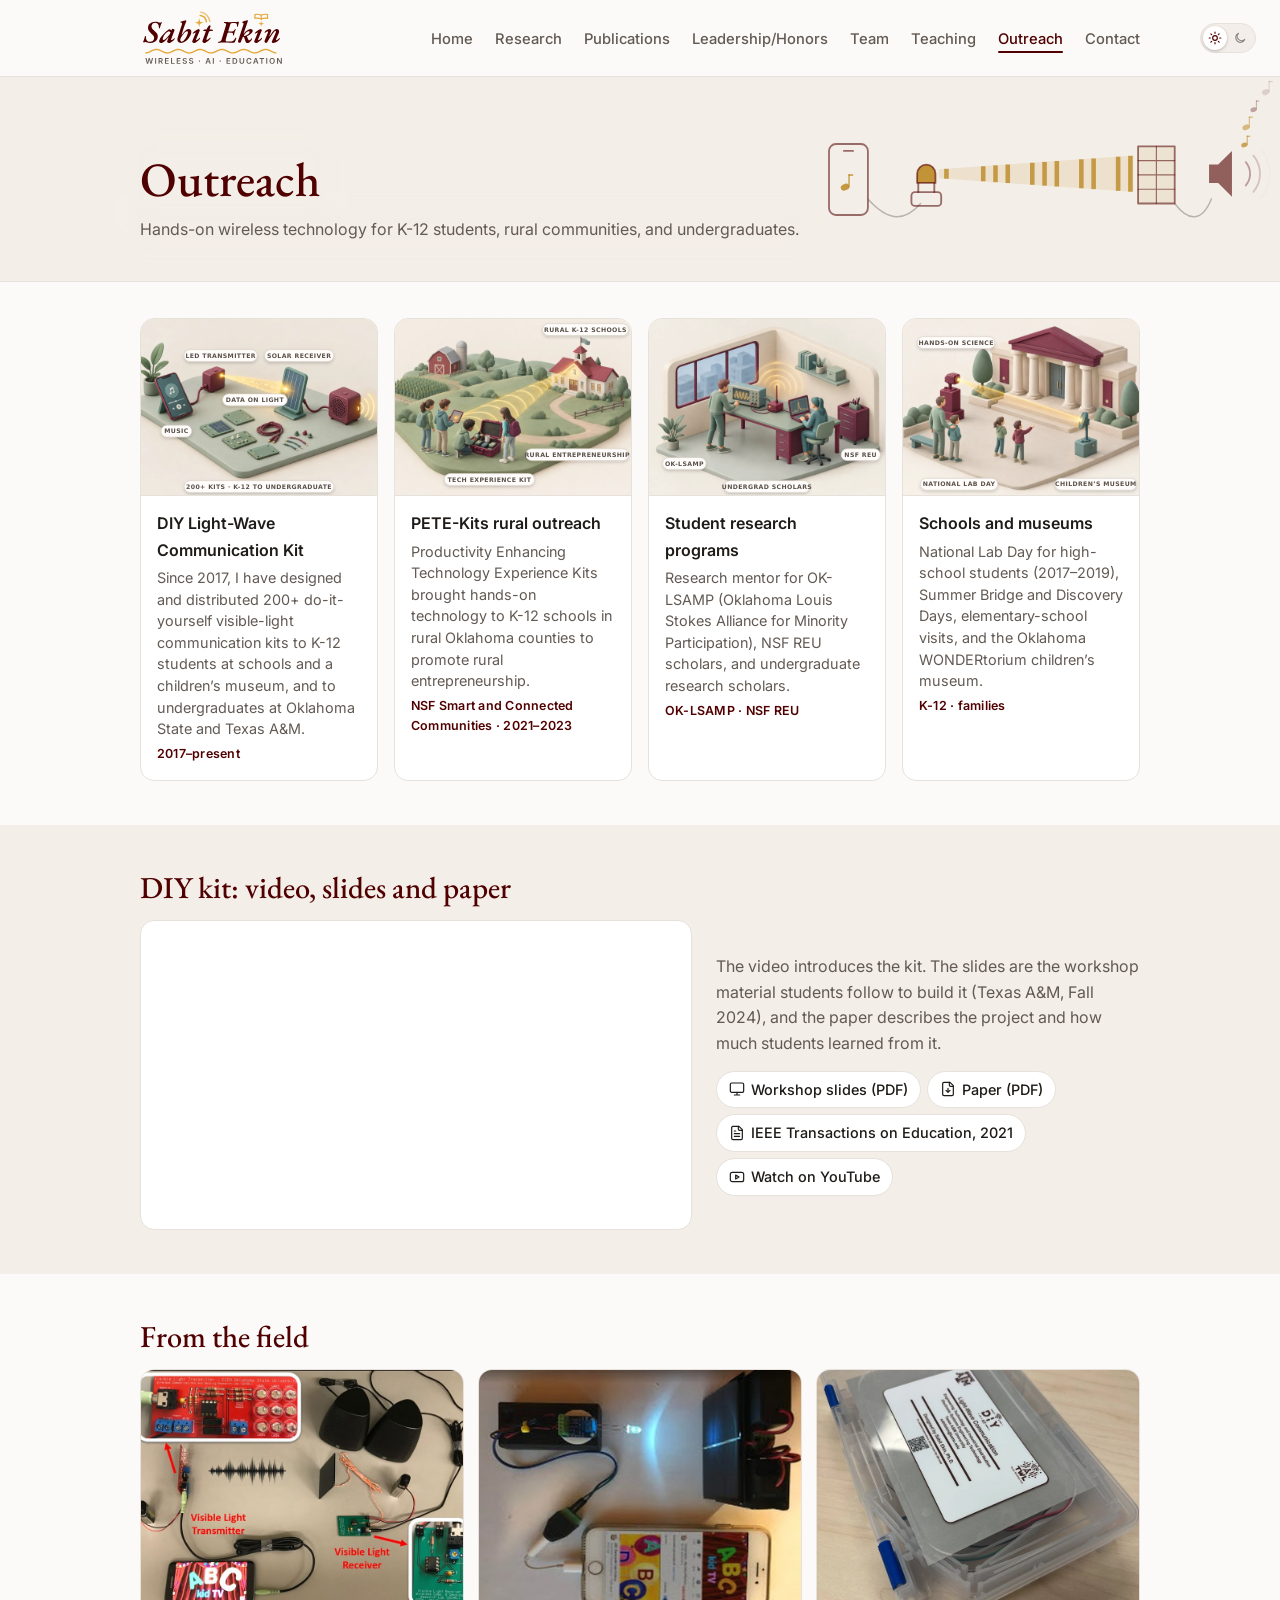
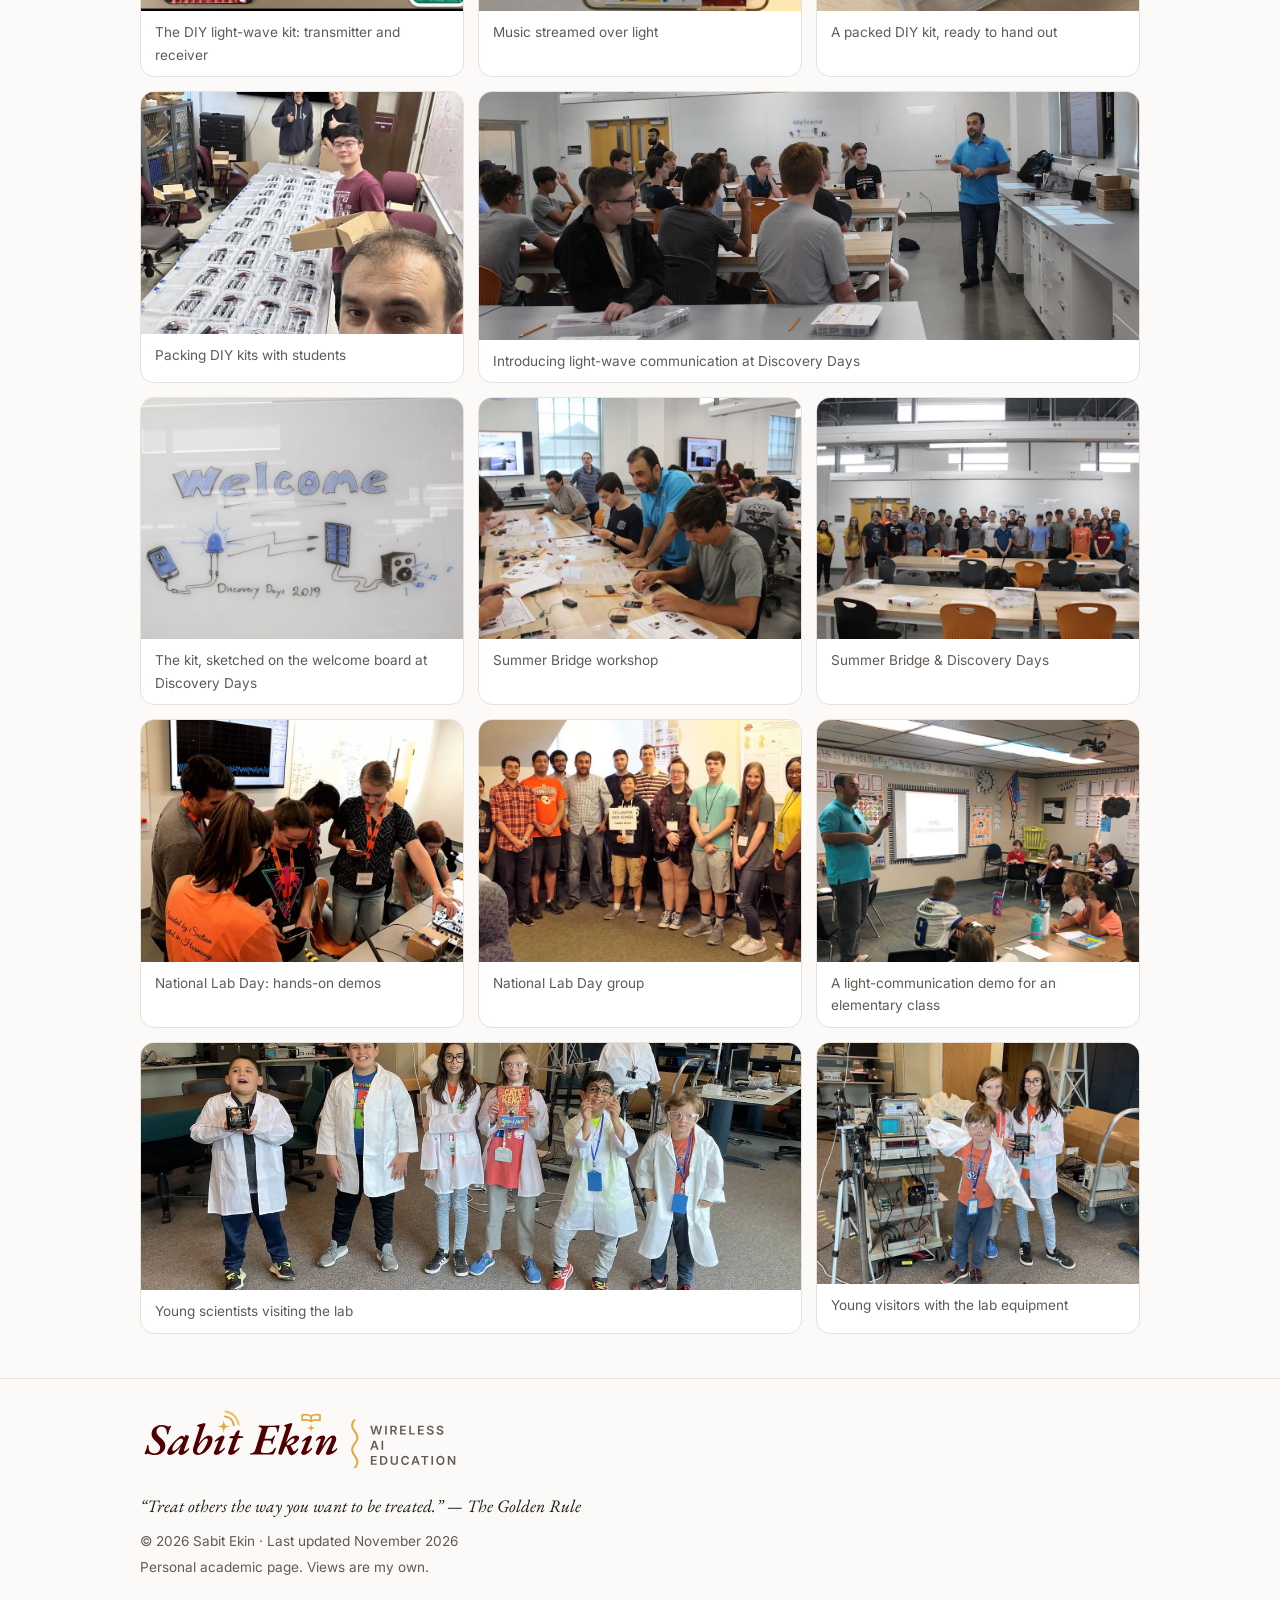
<file: outreach.html>
<!doctype html>
<html lang="en">
<head>
<meta charset="utf-8">
<meta name="viewport" content="width=device-width, initial-scale=1">
<script>try { var t = localStorage.getItem('theme'); if (t === 'light' || t === 'dark') document.documentElement.dataset.theme = t; } catch (e) {} if ('IntersectionObserver' in window) document.documentElement.classList.add('io');</script>
<title>Outreach · Sabit Ekin</title>
<link rel="icon" href="assets/favicon.svg?v=4" type="image/svg+xml">
<link rel="icon" href="assets/favicon-32.png?v=4" sizes="32x32" type="image/png">
<link rel="apple-touch-icon" href="assets/apple-touch-icon.png?v=4">
<meta name="theme-color" content="#500000">
<meta name="description" content="Sabit Ekin, Texas A&amp;M University: outreach. Hands-on wireless technology for K-12 students, rural communities, and undergraduates.">
<meta property="og:title" content="Outreach · Sabit Ekin">
<meta property="og:description" content="Sabit Ekin, Texas A&amp;M University: outreach. Hands-on wireless technology for K-12 students, rural communities, and undergraduates.">
<link rel="canonical" href="https://sabit-ekin.github.io/outreach.html">
<meta property="og:type" content="website">
<meta property="og:url" content="https://sabit-ekin.github.io/outreach.html">
<meta property="og:image" content="https://sabit-ekin.github.io/assets/og-card.jpg">
<meta property="og:image:width" content="1200">
<meta property="og:image:height" content="630">
<meta property="og:image:alt" content="Sabit Ekin: Wireless, AI, Education. Associate Professor, Texas A&amp;M University">
<meta name="twitter:card" content="summary_large_image">
<link rel="preconnect" href="https://fonts.googleapis.com">
<link rel="preconnect" href="https://fonts.gstatic.com" crossorigin>
<link href="https://fonts.googleapis.com/css2?family=EB+Garamond:ital,wght@0,500;0,600;1,500&family=Inter:wght@400;500;600&display=swap" rel="stylesheet">
<link rel="stylesheet" href="assets/site.css?v=12">
</head>
<body class="subpage">
<a class="skip" href="#main">Skip to content</a>

<header class="nav">
  <div class="wrap">
    <a class="brand" href="./"><picture><source media="(prefers-color-scheme: dark)" srcset="assets/brand/signature-c3-dark-anim.svg"><img class="brand-name" src="assets/brand/signature-c3-light-anim.svg" alt="Sabit Ekin, Wireless, AI, Education" width="157" height="58"></picture></a>
    <nav aria-label="Site">
      <button class="menu-btn" type="button" aria-expanded="false" aria-controls="nav-list">Menu</button>
      <ul id="nav-list">
        <li><a href="./">Home</a></li>
        <li><a href="research.html">Research</a></li>
        <li><a href="publications.html">Publications</a></li>
        <li><a href="leadership.html">Leadership/Honors</a></li>
        <li><a href="team.html">Team</a></li>
        <li><a href="teaching.html">Teaching</a></li>
        <li><a href="outreach.html">Outreach</a></li>
        <li><a href="./#contact">Contact</a></li>
      </ul>
    </nav>
    <div class="theme"><button class="theme-toggle" type="button" role="switch" aria-checked="false" aria-label="Dark mode" title="Switch light or dark mode"><span class="tt-ic"><svg class="i-light" viewBox="0 0 24 24" aria-hidden="true"><circle cx="12" cy="12" r="4"/><path d="M12 2v2M12 20v2M4.9 4.9l1.4 1.4M17.7 17.7l1.4 1.4M2 12h2M20 12h2M4.9 19.1l1.4-1.4M17.7 6.3l1.4-1.4"/></svg><svg class="i-dark" viewBox="0 0 24 24" aria-hidden="true"><path d="M20 14.5A8 8 0 1 1 9.5 4a6.5 6.5 0 0 0 10.5 10.5z"/></svg></span><span class="tt-knob"><svg class="i-light" viewBox="0 0 24 24" aria-hidden="true"><circle cx="12" cy="12" r="4"/><path d="M12 2v2M12 20v2M4.9 4.9l1.4 1.4M17.7 17.7l1.4 1.4M2 12h2M20 12h2M4.9 19.1l1.4-1.4M17.7 6.3l1.4-1.4"/></svg><svg class="i-dark" viewBox="0 0 24 24" aria-hidden="true"><path d="M20 14.5A8 8 0 1 1 9.5 4a6.5 6.5 0 0 0 10.5 10.5z"/></svg></span></button></div>
  </div>
</header>
<script src="assets/theme.js?v=2"></script>

<main id="main">
  <div class="wrap">

    <!-- Outreach -->
    <section id="outreach" aria-labelledby="outreach-h">
      <h1 id="outreach-h">Outreach</h1>
      <p class="lede">Hands-on wireless technology for K-12 students, rural communities, and undergraduates.</p>
      <div class="projects four">
        <div class="project"><figure class="pfig"><img src="assets/outreach/outreach-diy.svg?v=20261022" alt="DIY light-wave communication kit: a phone plays music into an LED transmitter, the music travels as flickering light to a solar-cell receiver, and a speaker plays it back" loading="lazy"></figure><div class="pbody"><b>DIY Light-Wave Communication Kit</b><span>Since 2017, I have designed and distributed 200+ do-it-yourself visible-light communication kits to K-12 students at schools and a children’s museum, and to undergraduates at Oklahoma State and Texas A&amp;M.</span><em>2017–present</em></div></div>
        <div class="project"><figure class="pfig"><img src="assets/outreach/outreach-pete.svg?v=20261022" alt="PETE-Kits rural outreach: a connected technology kit with sensors and a tablet links to a rural schoolhouse next to farmland, bringing hands-on technology to K-12 students" loading="lazy"></figure><div class="pbody"><b>PETE-Kits rural outreach</b><span>Productivity Enhancing Technology Experience Kits brought hands-on technology to K-12 schools in rural Oklahoma counties to promote rural entrepreneurship.</span><em>NSF Smart and Connected Communities · 2021–2023</em></div></div>
        <div class="project"><figure class="pfig"><img src="assets/outreach/outreach-research.svg?v=20261022" alt="Student research programs: two undergraduate researchers at a lab bench with an oscilloscope, a software-defined radio with an antenna, and a laptop plotting results" loading="lazy"></figure><div class="pbody"><b>Student research programs</b><span>Research mentor for OK-LSAMP (Oklahoma Louis Stokes Alliance for Minority Participation), NSF REU scholars, and undergraduate research scholars.</span><em>OK-LSAMP · NSF REU</em></div></div>
        <div class="project"><figure class="pfig"><img src="assets/outreach/outreach-museum.svg?v=20261022" alt="Schools and museums: a light-wave communication demo set up in front of a museum building, with young visitors watching a light beam carry a signal to a receiver" loading="lazy"></figure><div class="pbody"><b>Schools and museums</b><span>National Lab Day for high-school students (2017–2019), Summer Bridge and Discovery Days, elementary-school visits, and the Oklahoma WONDERtorium children’s museum.</span><em>K-12 · families</em></div></div>
      </div>
    </section>

    <section class="part" aria-labelledby="diy-kit">
      <h2 class="sub" id="diy-kit">DIY kit: video, slides and paper</h2>
      <div class="diykit">
        <div class="video"><iframe src="https://www.youtube-nocookie.com/embed/5MzTUUqEdlM" title="DIY Light-wave Communication Kit (video)" loading="lazy" allow="accelerometer; clipboard-write; encrypted-media; gyroscope; picture-in-picture" referrerpolicy="strict-origin-when-cross-origin" allowfullscreen></iframe></div>
        <div>
          <p>The video introduces the kit. The slides are the workshop material students follow to build it (Texas A&amp;M, Fall 2024), and the paper describes the project and how much students learned from it.</p>
          <div class="links">
            <a href="assets/outreach/files/diy-light-wave-kit-slides.pdf"><svg viewBox="0 0 24 24" aria-hidden="true" focusable="false"><rect width="20" height="14" x="2" y="3" rx="2"/><path d="M8 21h8m-4-4v4"/></svg>Workshop slides (PDF)</a>
            <a href="assets/outreach/files/diy-light-wave-paper.pdf"><svg viewBox="0 0 24 24" aria-hidden="true" focusable="false"><path d="M15 2H6a2 2 0 0 0-2 2v16a2 2 0 0 0 2 2h12a2 2 0 0 0 2-2V7Z"/><path d="M14 2v4a2 2 0 0 0 2 2h4M12 11v6m-3-3 3 3 3-3"/></svg>Paper (PDF)</a>
            <a href="https://doi.org/10.1109/TE.2020.3029543"><svg viewBox="0 0 24 24" aria-hidden="true" focusable="false"><path d="M15 2H6a2 2 0 0 0-2 2v16a2 2 0 0 0 2 2h12a2 2 0 0 0 2-2V7Z"/><path d="M14 2v4a2 2 0 0 0 2 2h4M10 9H8m8 4H8m8 4H8"/></svg>IEEE Transactions on Education, 2021</a>
            <a href="https://www.youtube.com/watch?v=5MzTUUqEdlM"><svg viewBox="0 0 24 24" aria-hidden="true" focusable="false"><rect width="20" height="14" x="2" y="5" rx="3"/><path d="m10 9 5 3-5 3z"/></svg>Watch on YouTube</a>
          </div>
        </div>
      </div>
    </section>

    <section class="part" aria-labelledby="from-the-field-h">
      <h2 class="sub" id="from-the-field-h">From the field</h2>
      <div class="gallery">
        <figure><img src="assets/outreach/photos/diy-kit-parts.jpg" alt="DIY kit: visible-light transmitter and receiver boards" loading="lazy" width="800" height="600"><figcaption>The DIY light-wave kit: transmitter and receiver</figcaption></figure>
        <figure><img src="assets/outreach/photos/diy-kit-demo.jpg" alt="A phone streaming music through an LED transmitter to the DIY receiver" loading="lazy" width="800" height="600"><figcaption>Music streamed over light</figcaption></figure>
        <figure><img src="assets/outreach/photos/diy-kit-box.jpg" alt="A packed DIY light-wave communication kit in a clear box, labeled with the kit name and a QR code for instructions" loading="lazy" width="800" height="600"><figcaption>A packed DIY kit, ready to hand out</figcaption></figure>
        <figure><img src="assets/outreach/photos/diy-kits-packing.jpg" alt="Sabit Ekin and three students next to a long table of packed DIY kit boxes" loading="lazy" width="800" height="600"><figcaption>Packing DIY kits with students</figcaption></figure>
        <figure class="wide"><img src="assets/outreach/photos/discovery-days-talk-wide.jpg" alt="Sabit Ekin introducing light-wave communication to high-school students in a teaching lab, with kit boxes on the tables" loading="lazy" width="1200" height="450"><figcaption>Introducing light-wave communication at Discovery Days</figcaption></figure>
        <figure><img src="assets/outreach/photos/discovery-days-board.jpg" alt="Whiteboard drawing at Discovery Days: a phone wired to an LED, light beams to a solar panel, and a speaker playing music notes, under the word Welcome" loading="lazy" width="800" height="600"><figcaption>The kit, sketched on the welcome board at Discovery Days</figcaption></figure>
        <figure><img src="assets/outreach/photos/summer-bridge-workshop.jpg" alt="Students building light-wave communication circuits at a Summer Bridge workshop" loading="lazy" width="800" height="600"><figcaption>Summer Bridge workshop</figcaption></figure>
        <figure><img src="assets/outreach/photos/summer-bridge-group.jpg" alt="Group photo of Summer Bridge and Discovery Days participants in the lab" loading="lazy" width="800" height="600"><figcaption>Summer Bridge &amp; Discovery Days</figcaption></figure>
        <figure><img src="assets/outreach/photos/lab-day-2019.jpg" alt="High-school students trying wireless demos at National Lab Day 2019" loading="lazy" width="800" height="600"><figcaption>National Lab Day: hands-on demos</figcaption></figure>
        <figure><img src="assets/outreach/photos/lab-day-2018-group.jpg" alt="High-school students and lab members at National Lab Day 2018" loading="lazy" width="800" height="600"><figcaption>National Lab Day group</figcaption></figure>
        <figure><img src="assets/outreach/photos/elementary-demo.jpg" alt="Sabit Ekin giving a light-communication demo to an elementary-school class" loading="lazy" width="800" height="600"><figcaption>A light-communication demo for an elementary class</figcaption></figure>
        <figure class="wide"><img src="assets/outreach/photos/young-visitors-lab.jpg" alt="Six young visitors in lab coats and safety glasses in the wireless lab, one holding a small satellite model" loading="lazy" width="1200" height="480"><figcaption>Young scientists visiting the lab</figcaption></figure>
        <figure><img src="assets/outreach/photos/young-visitors-cubesat.jpg" alt="Three young visitors in lab coats next to a cart of lab instruments, holding a small satellite model" loading="lazy" width="800" height="600"><figcaption>Young visitors with the lab equipment</figcaption></figure>
      </div>
    </section>

  </div>
</main>

<footer>
  <div class="wrap">
    <picture class="sig">
      <source media="(prefers-color-scheme: dark)" srcset="assets/brand/signature-c1-dark-anim.svg">
      <img src="assets/brand/signature-c1-light-anim.svg" alt="Sabit Ekin, Wireless, AI, Education" width="320" height="66" loading="lazy">
    </picture>
    <blockquote class="motto">“Treat others the way you want to be treated.” — The Golden Rule</blockquote>
    <p>© 2026 Sabit Ekin · Last updated November 2026</p>
    <p>Personal academic page. Views are my own.</p>
  </div>
</footer>
<script src="assets/site.js?v=1"></script>
<script src="assets/banner.js?v=8"></script>
</body>
</html>
</file>
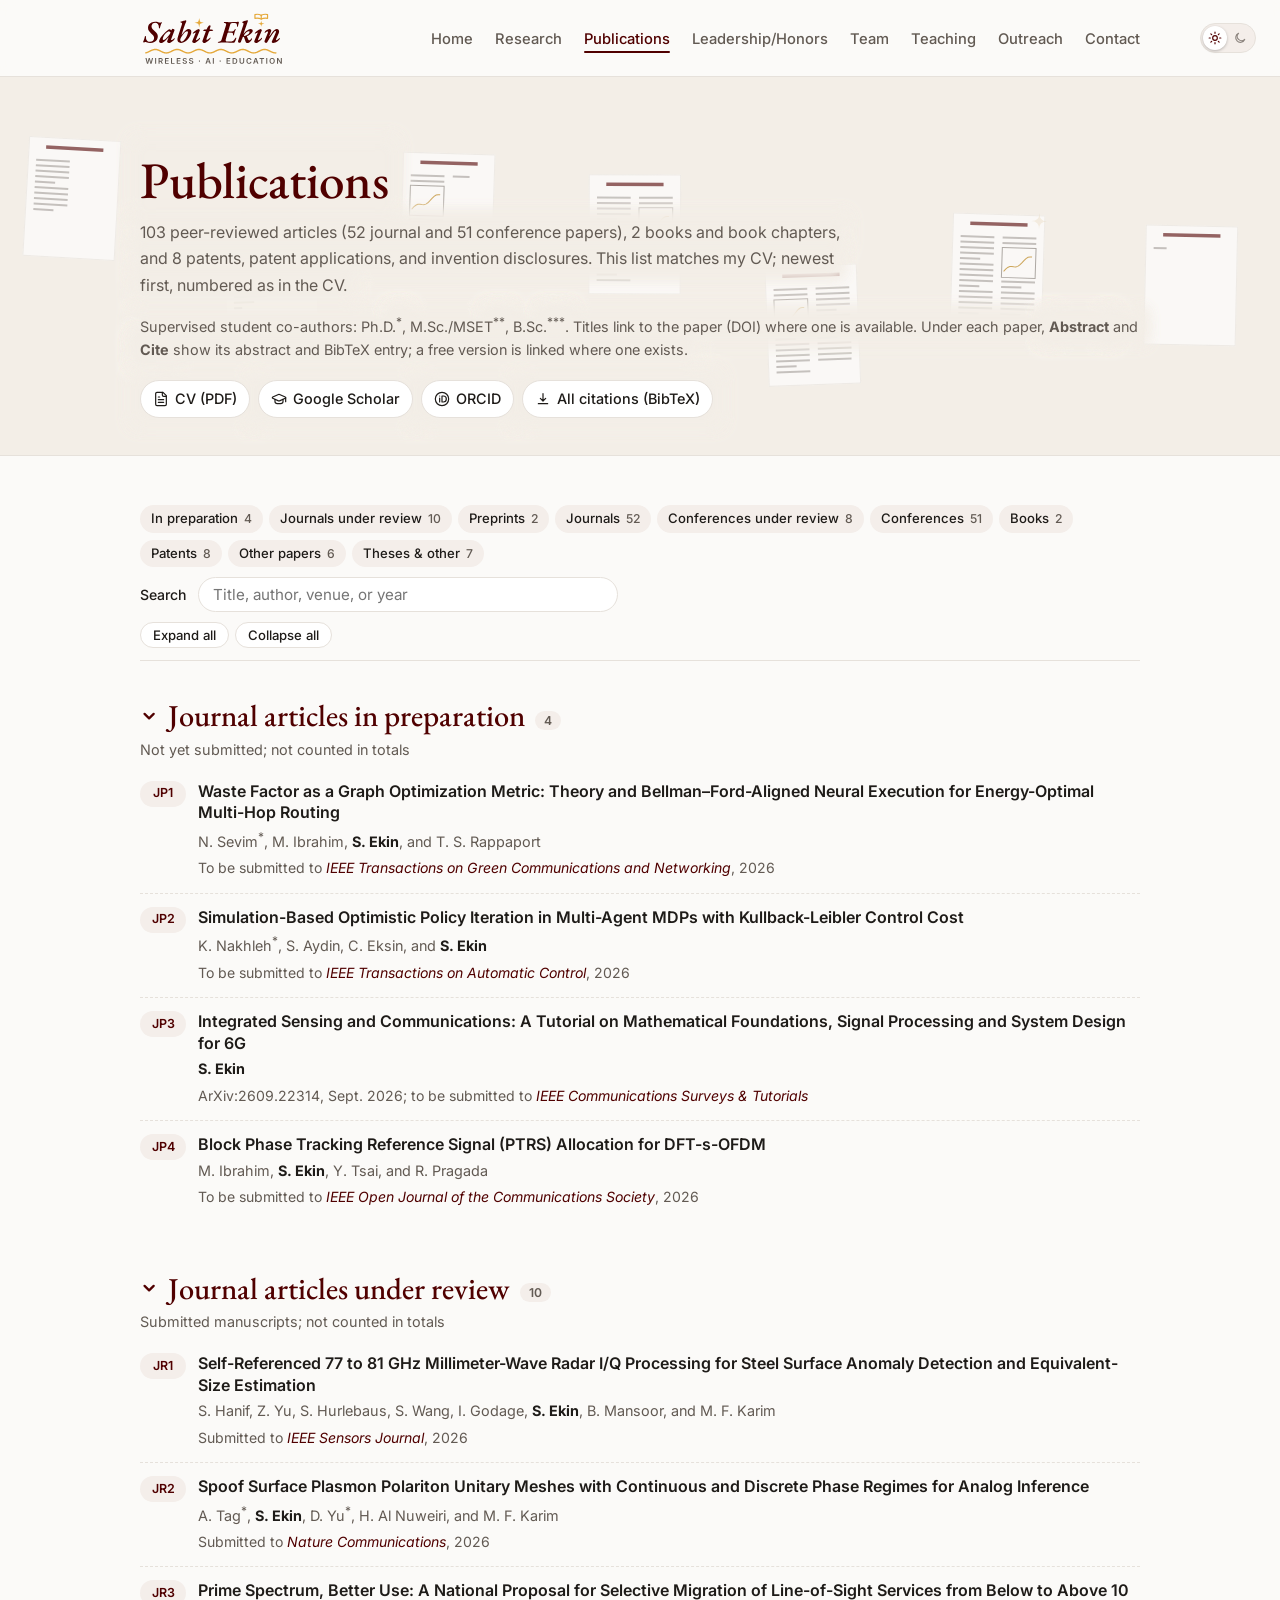
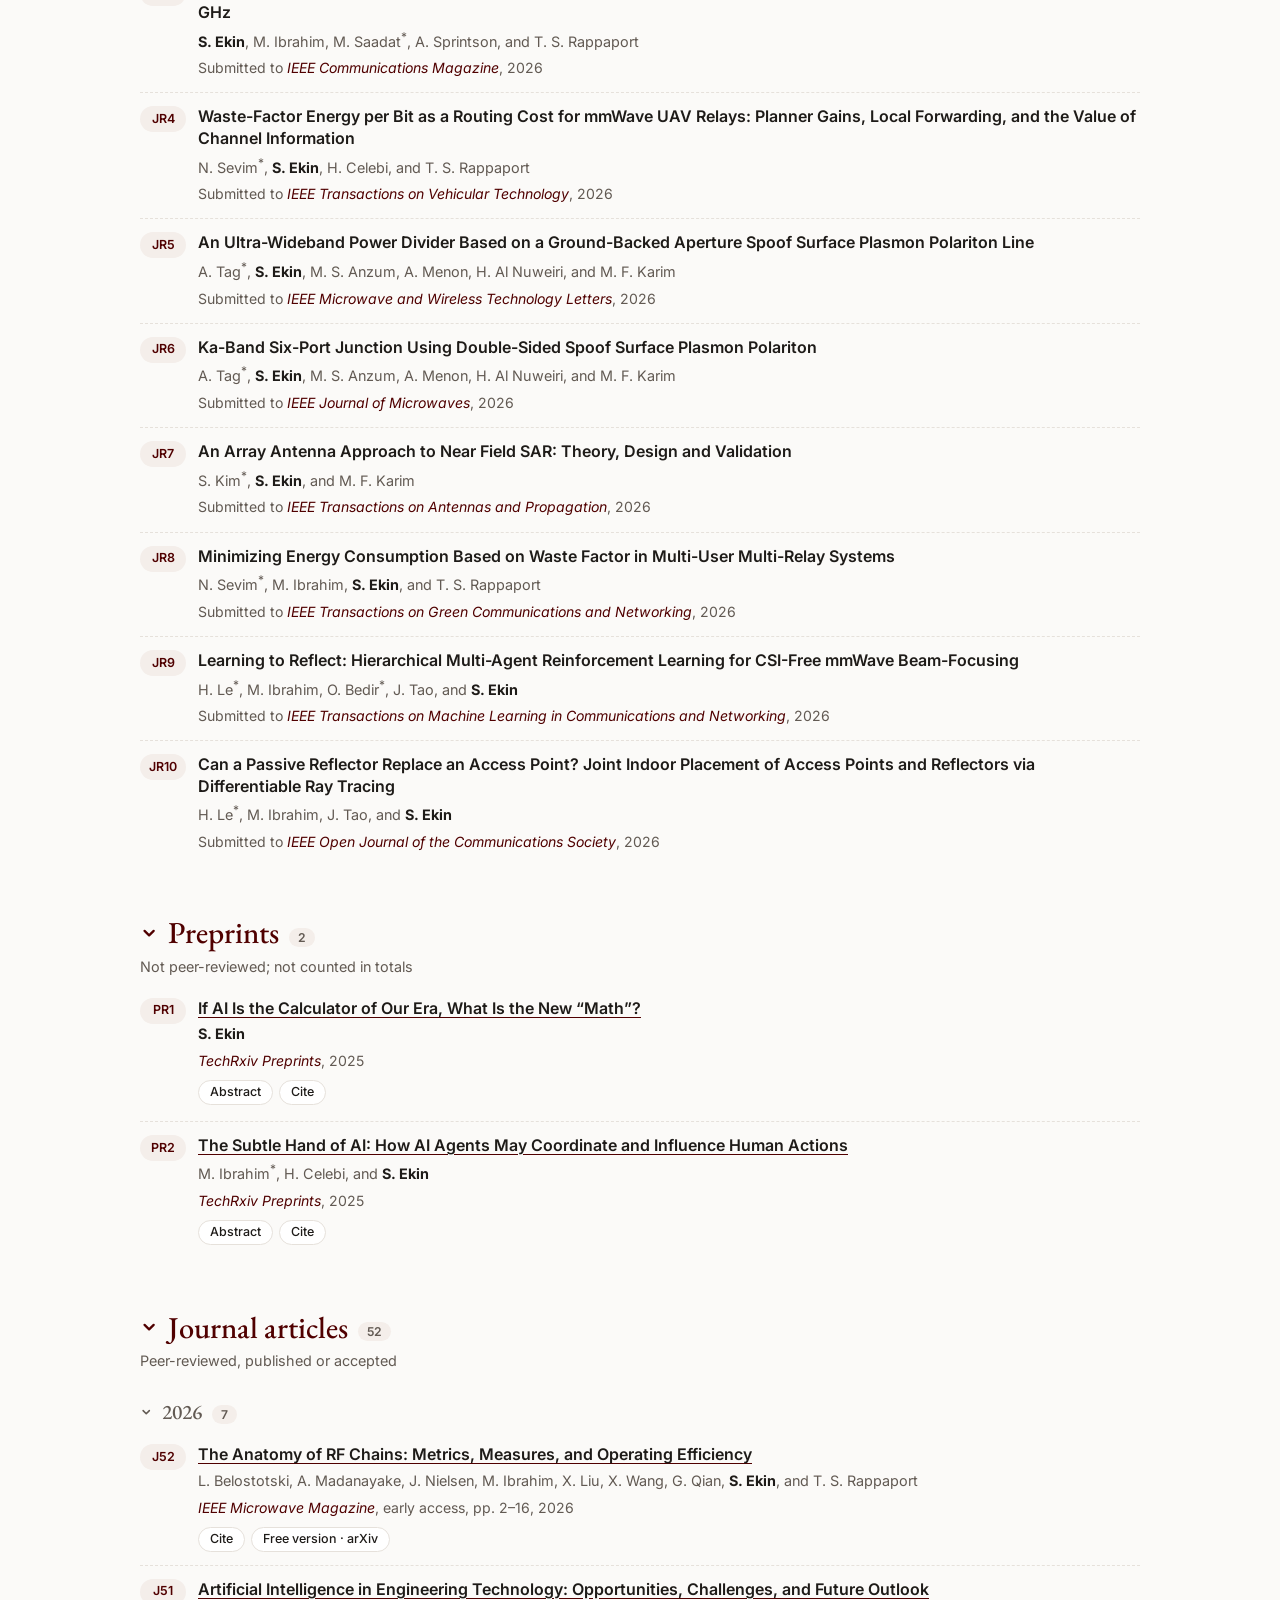
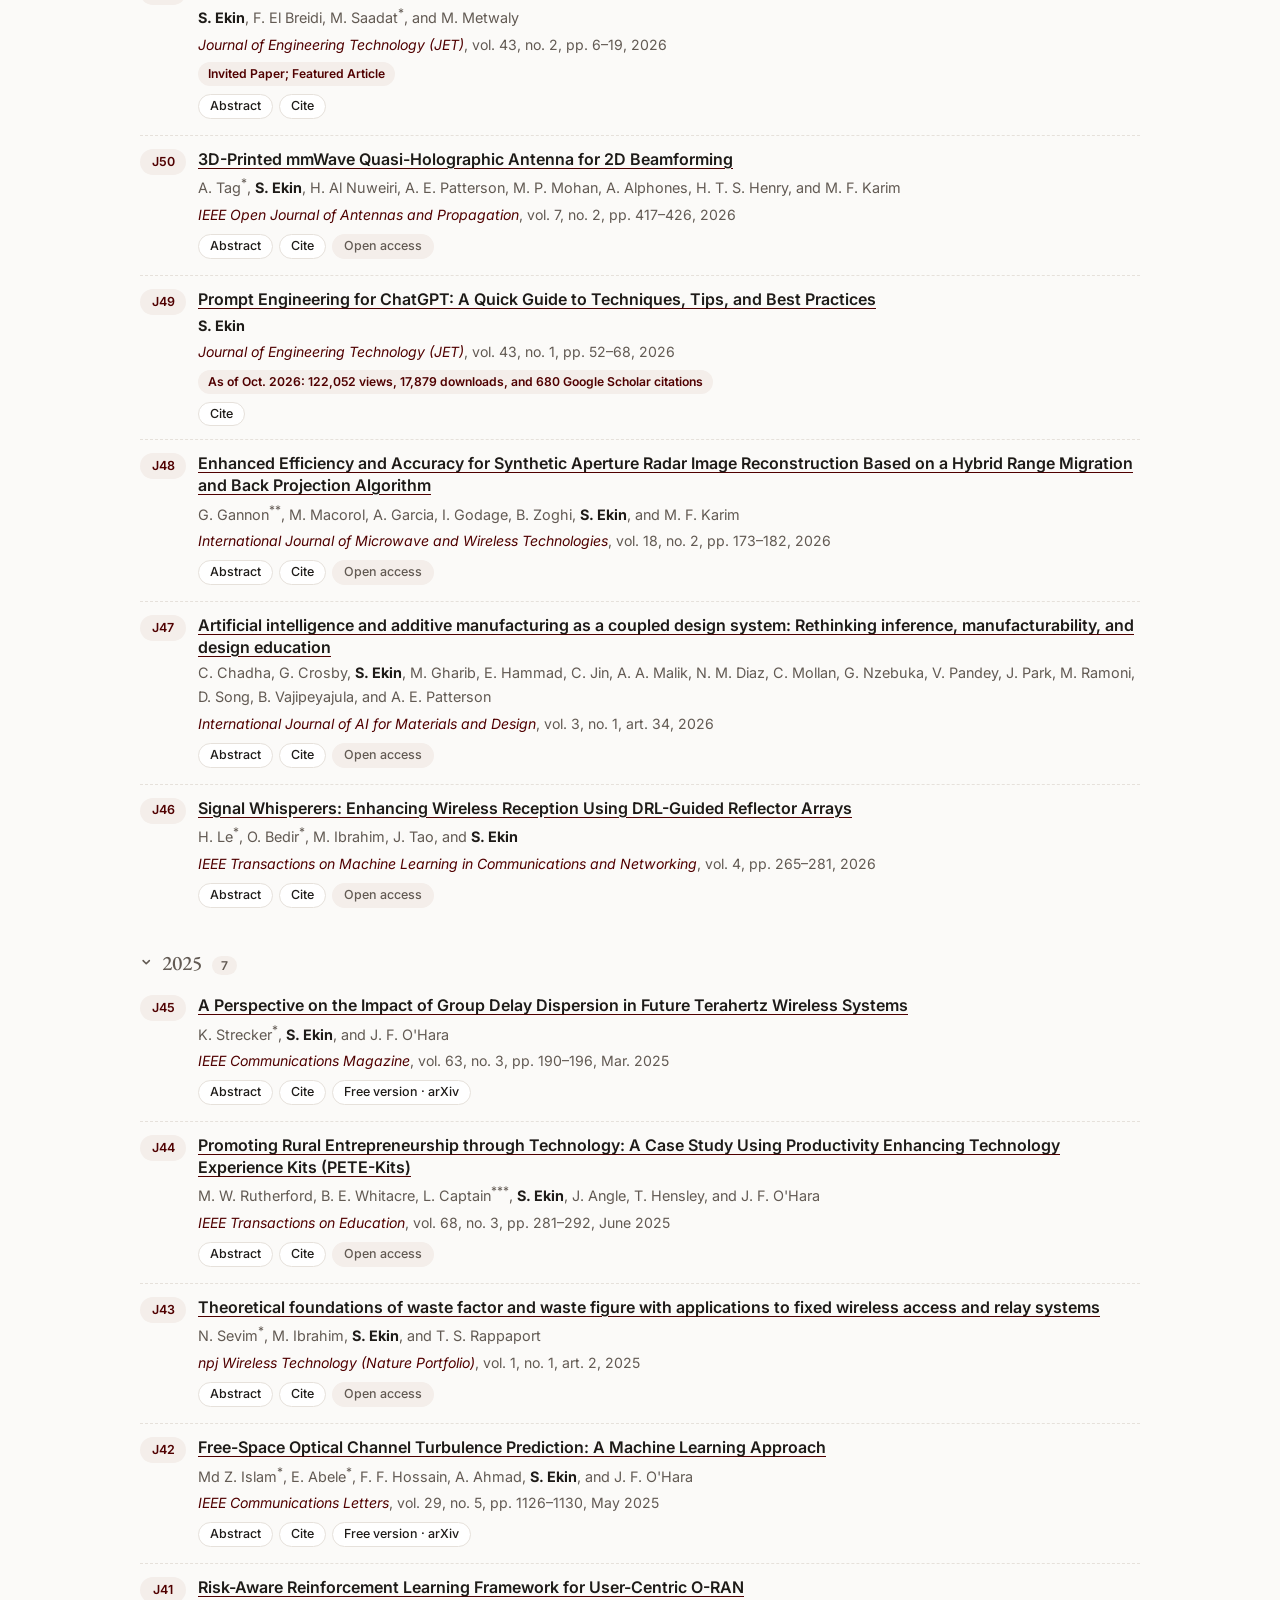
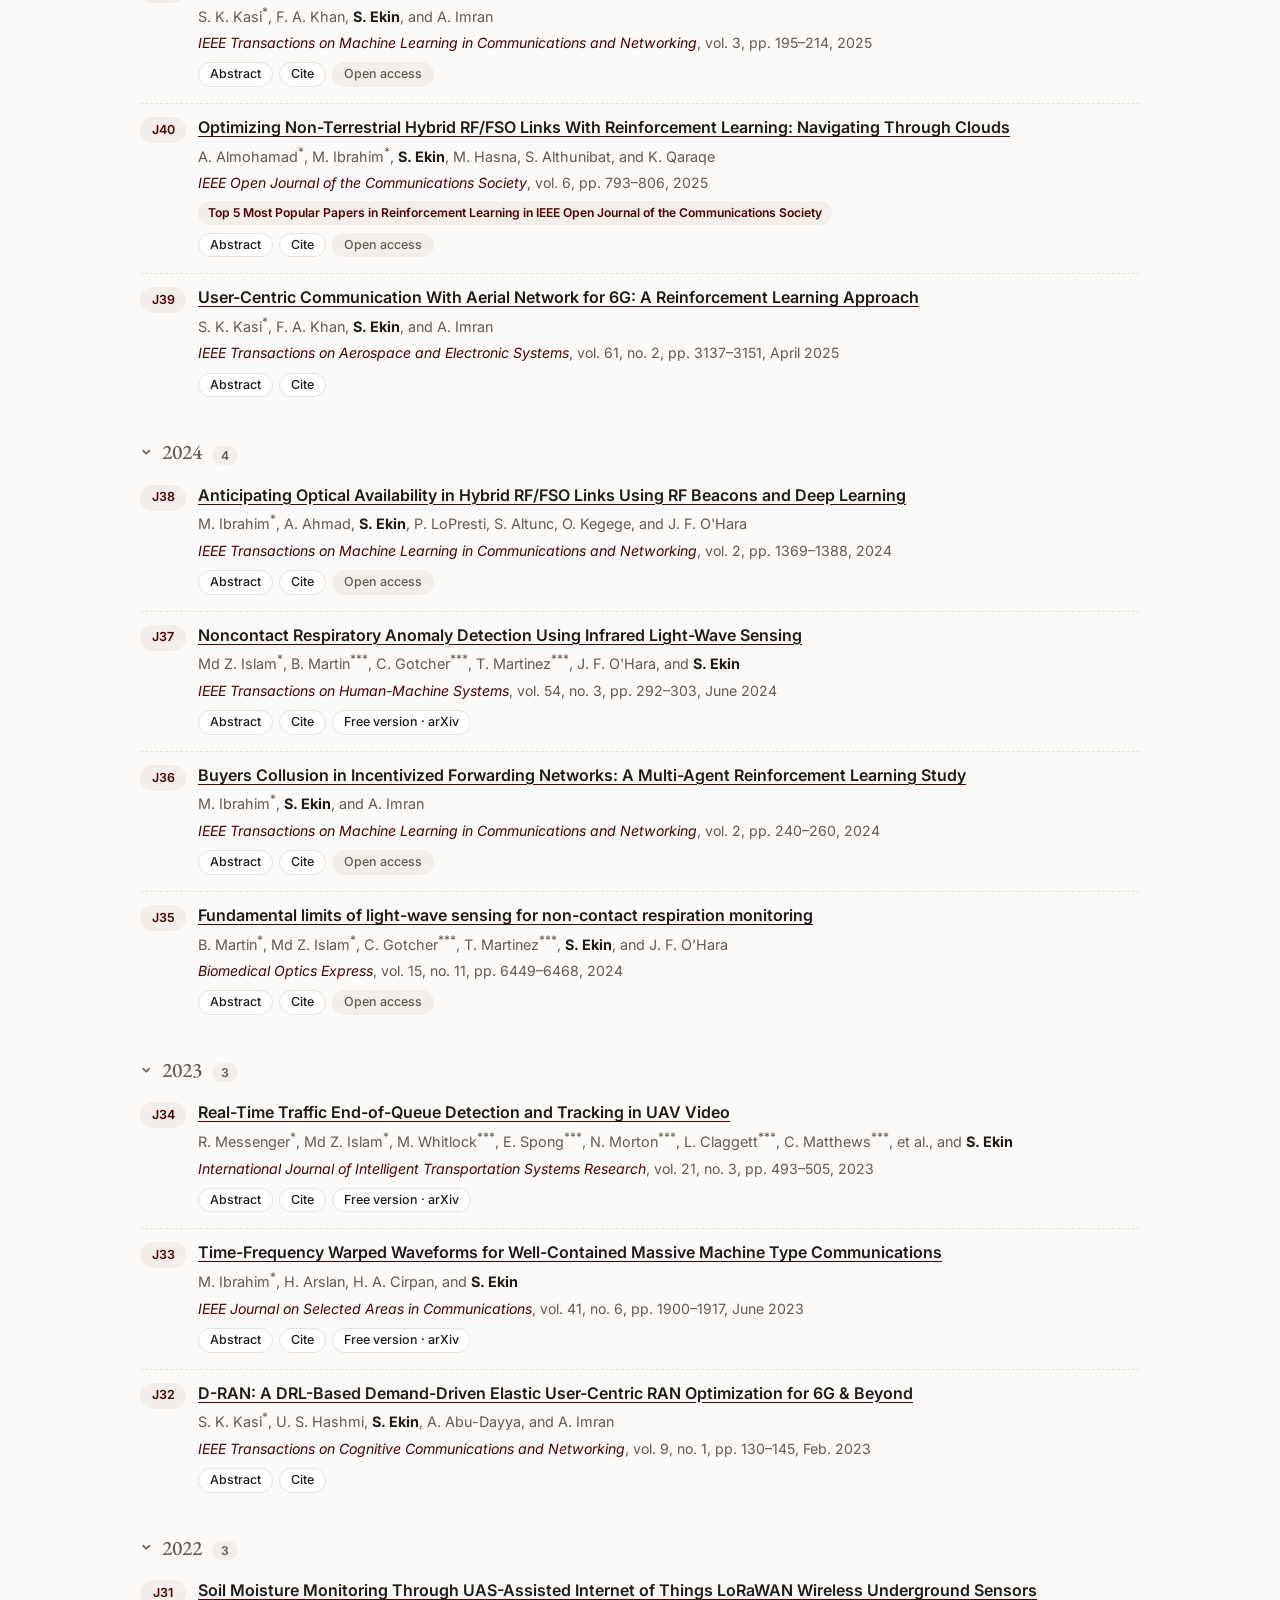
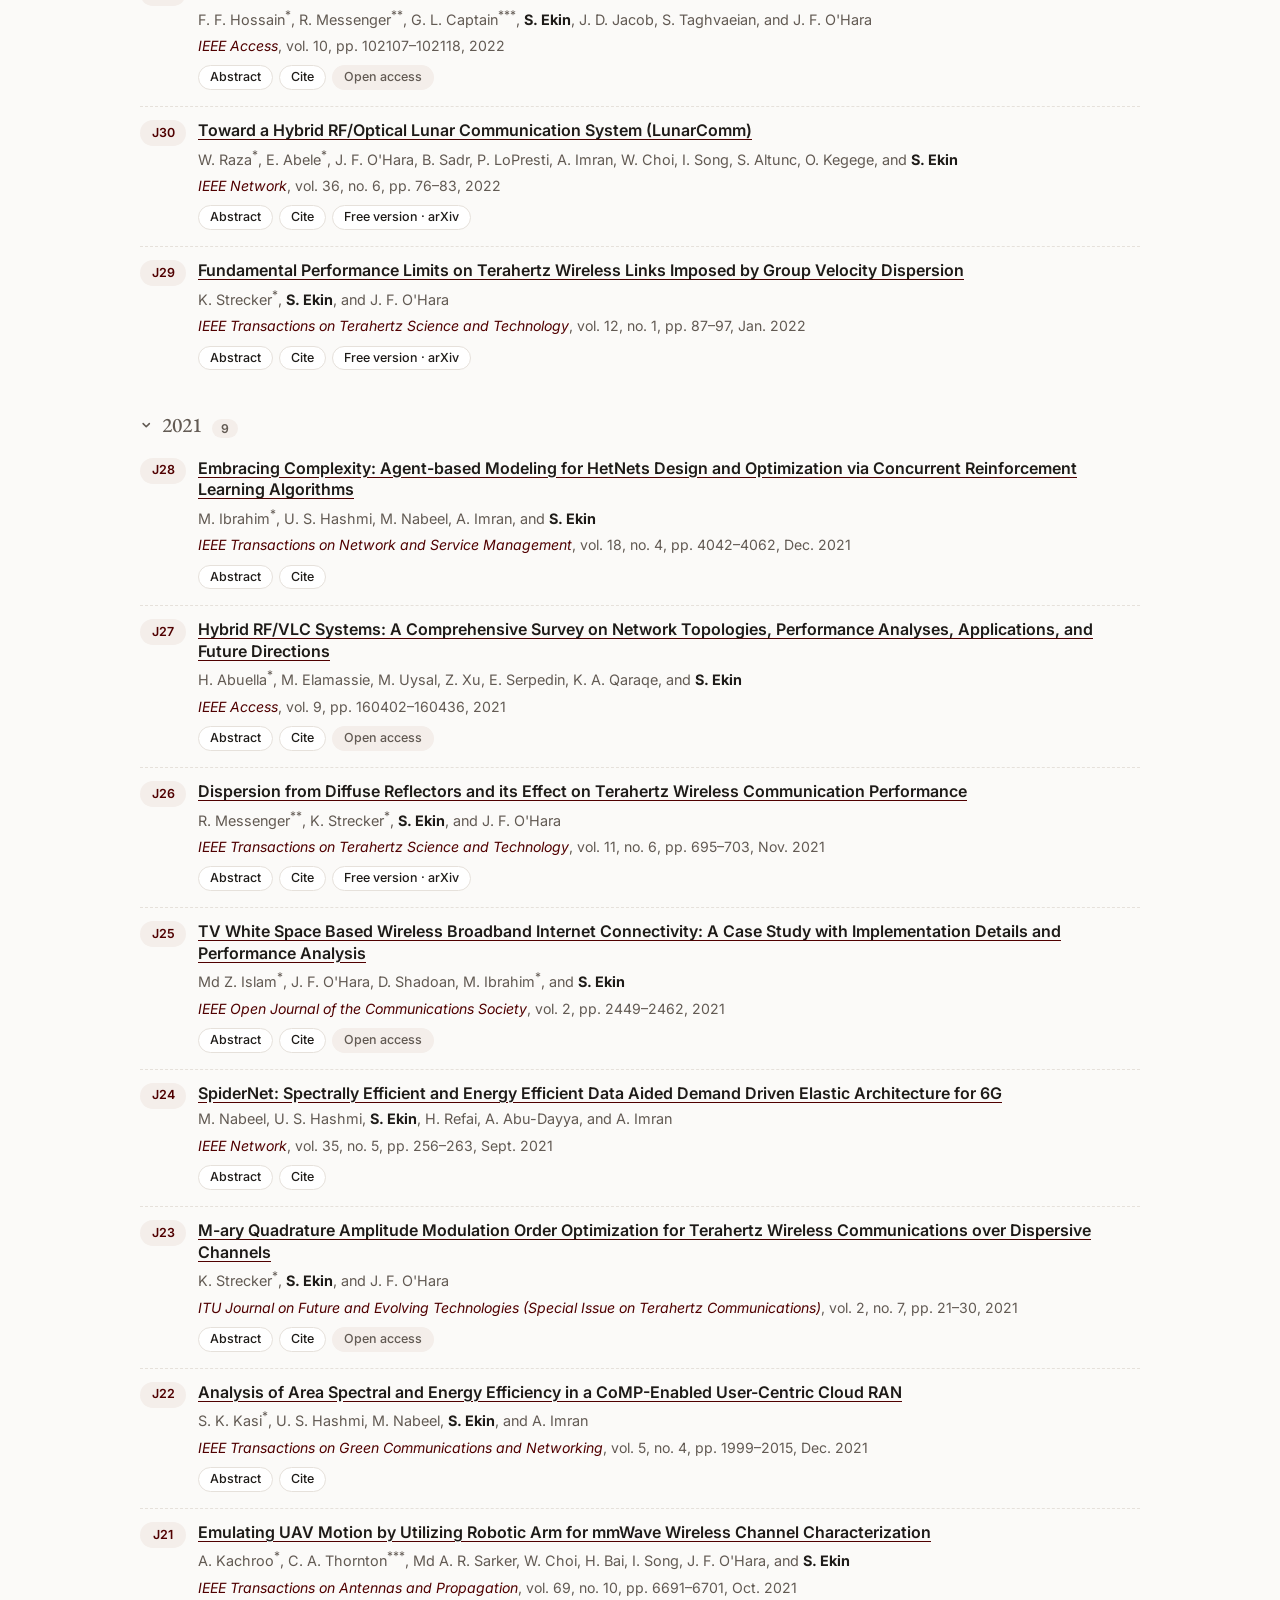
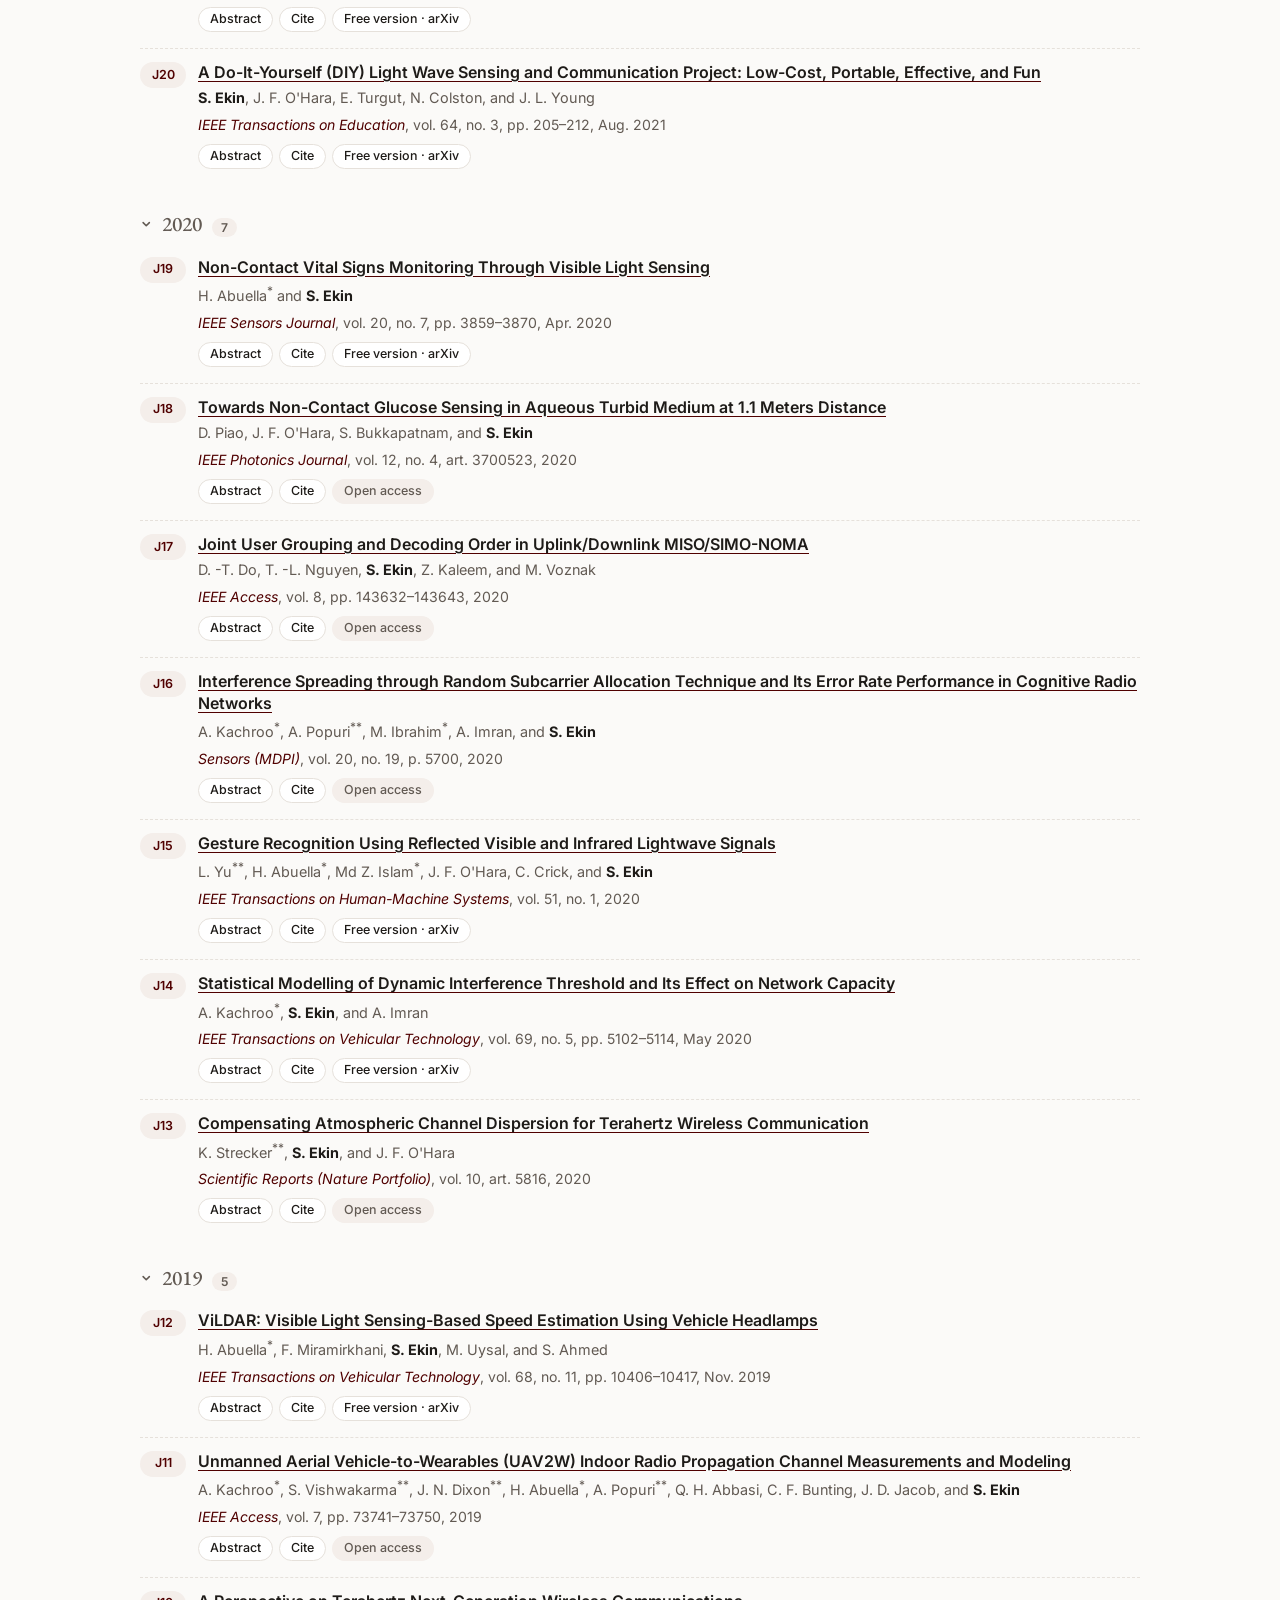
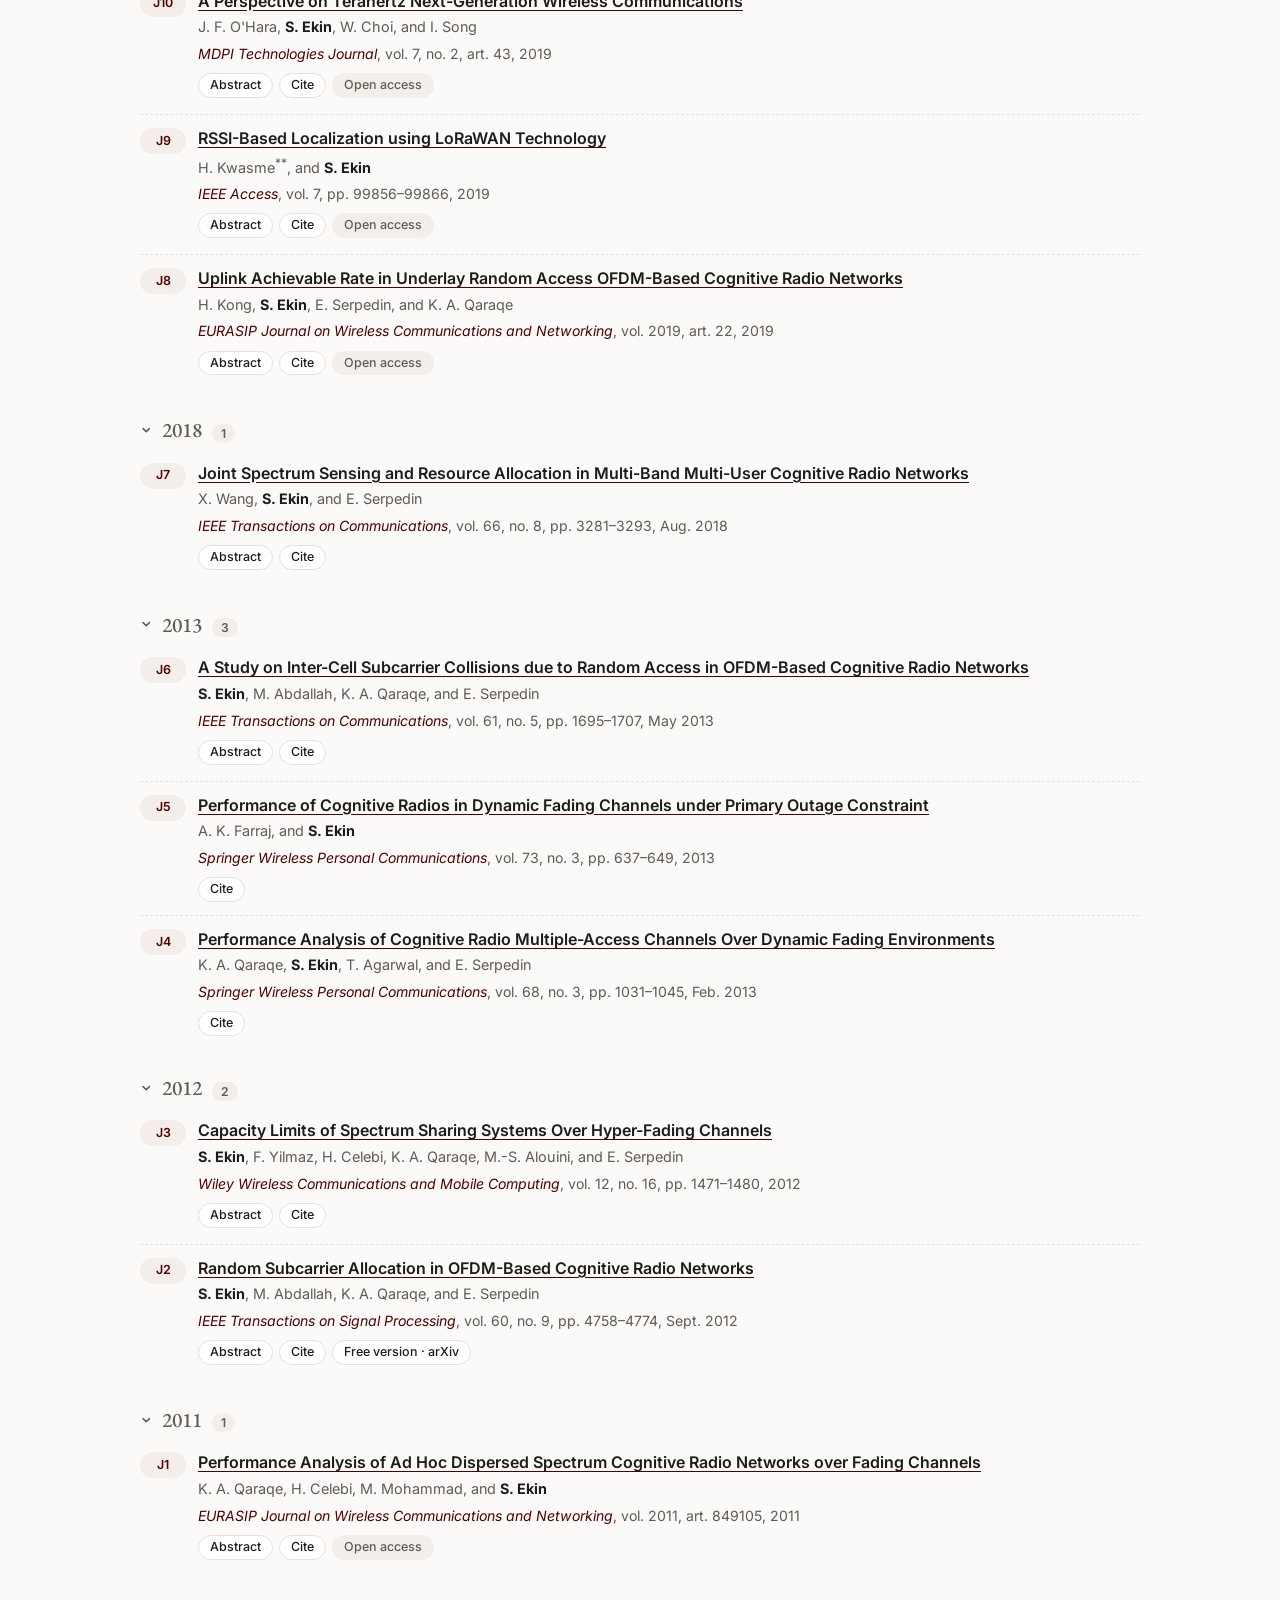
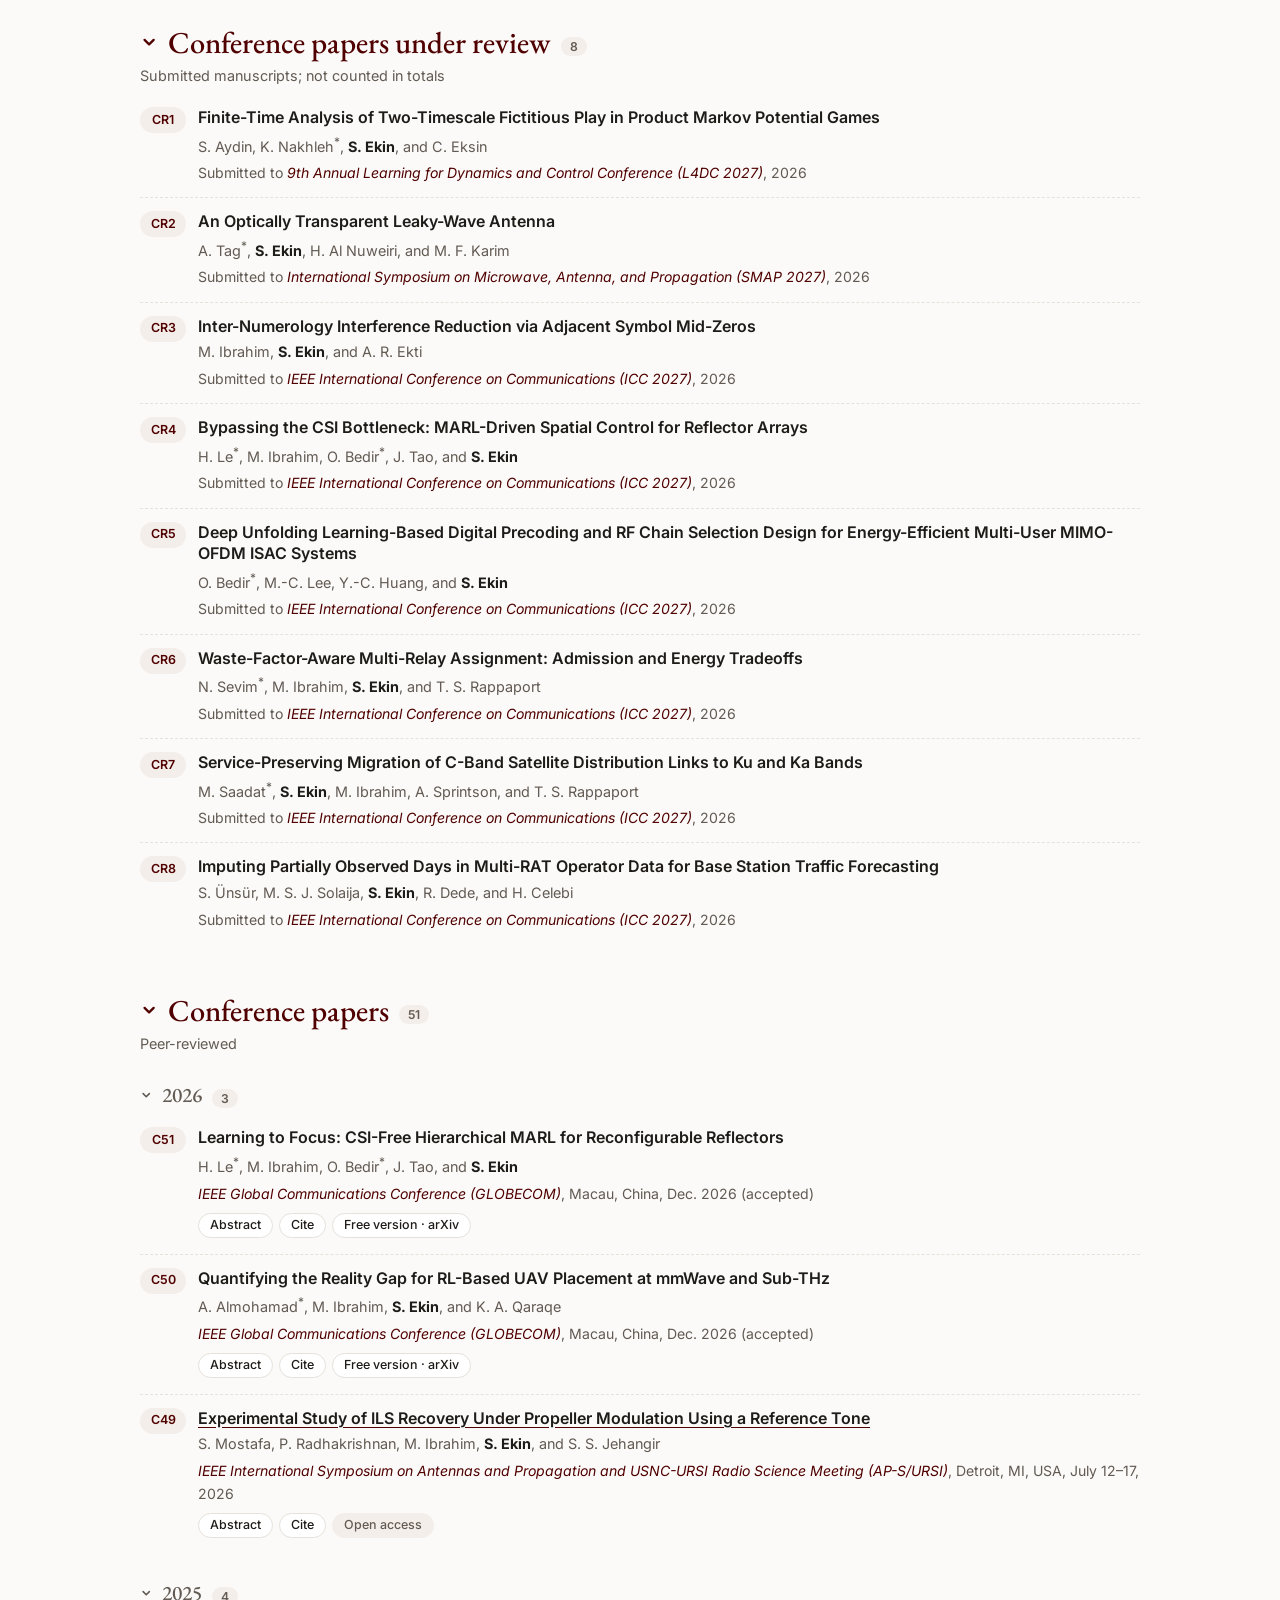
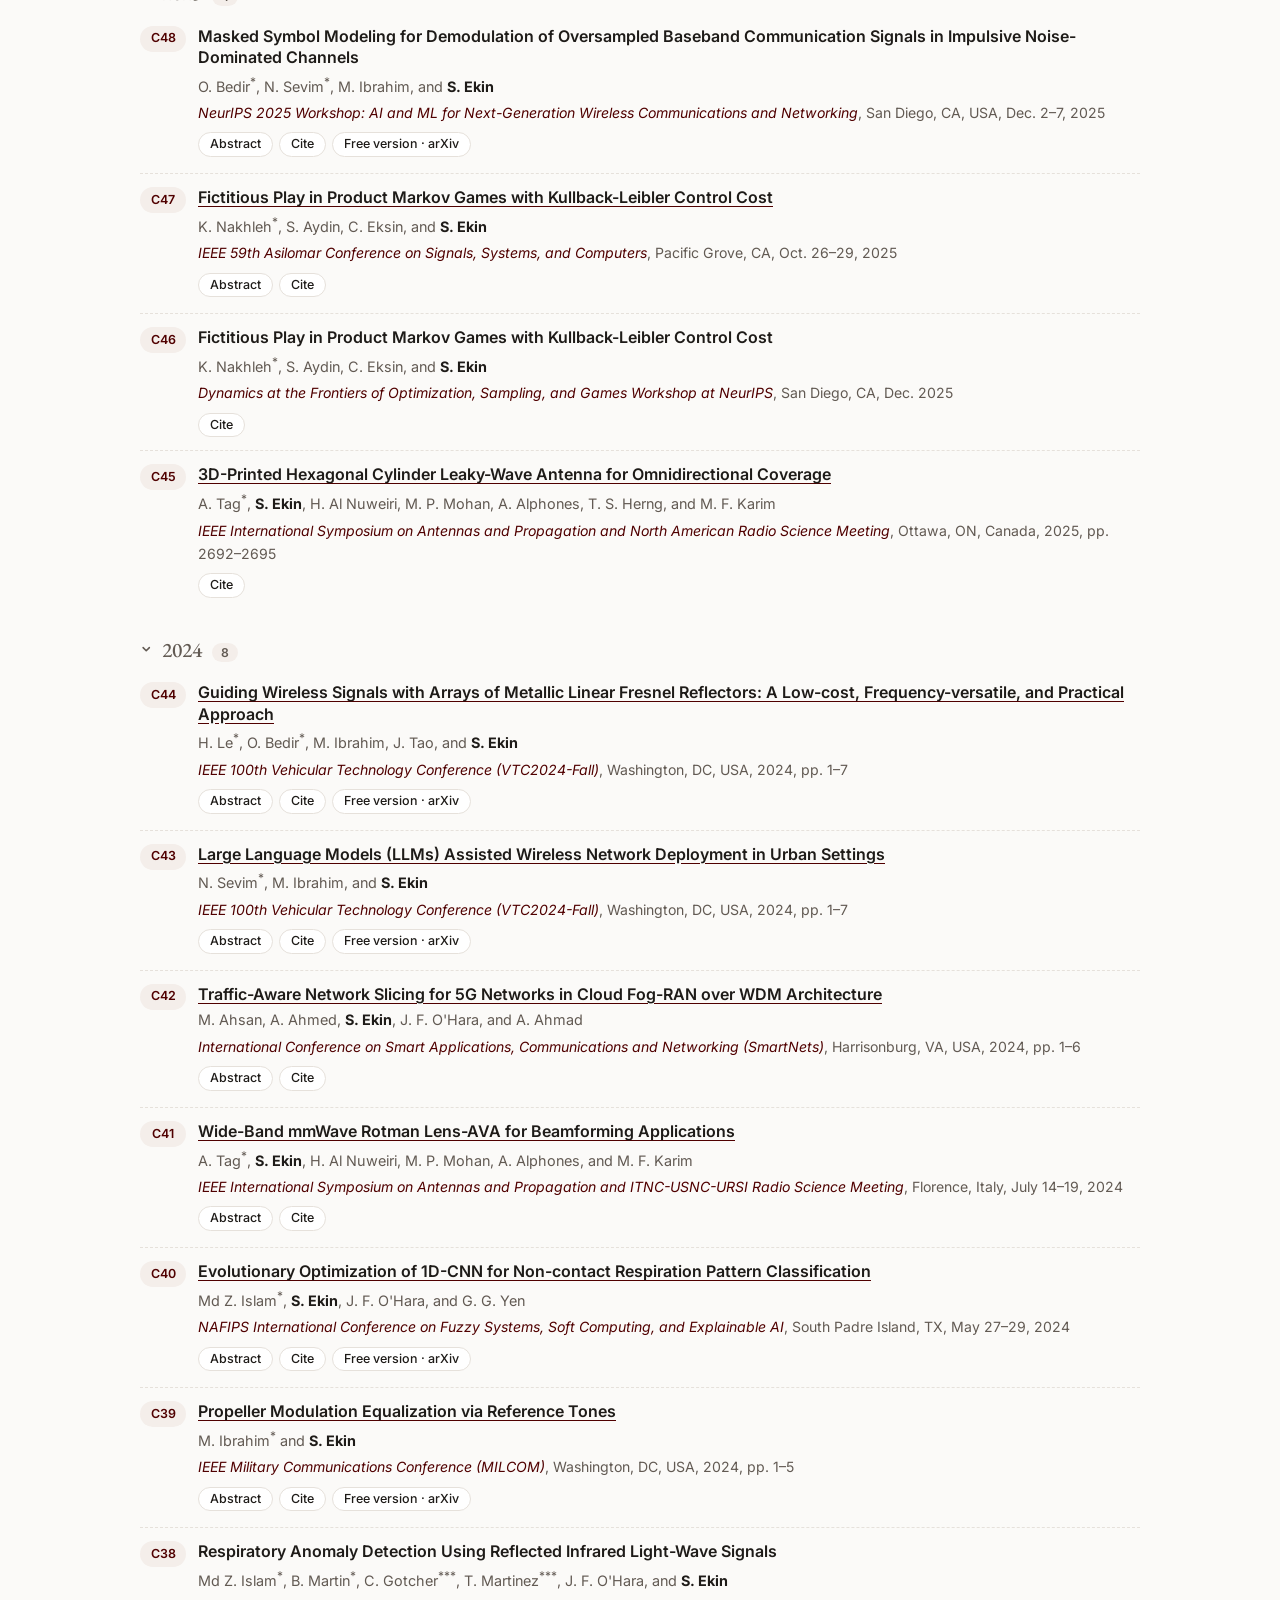
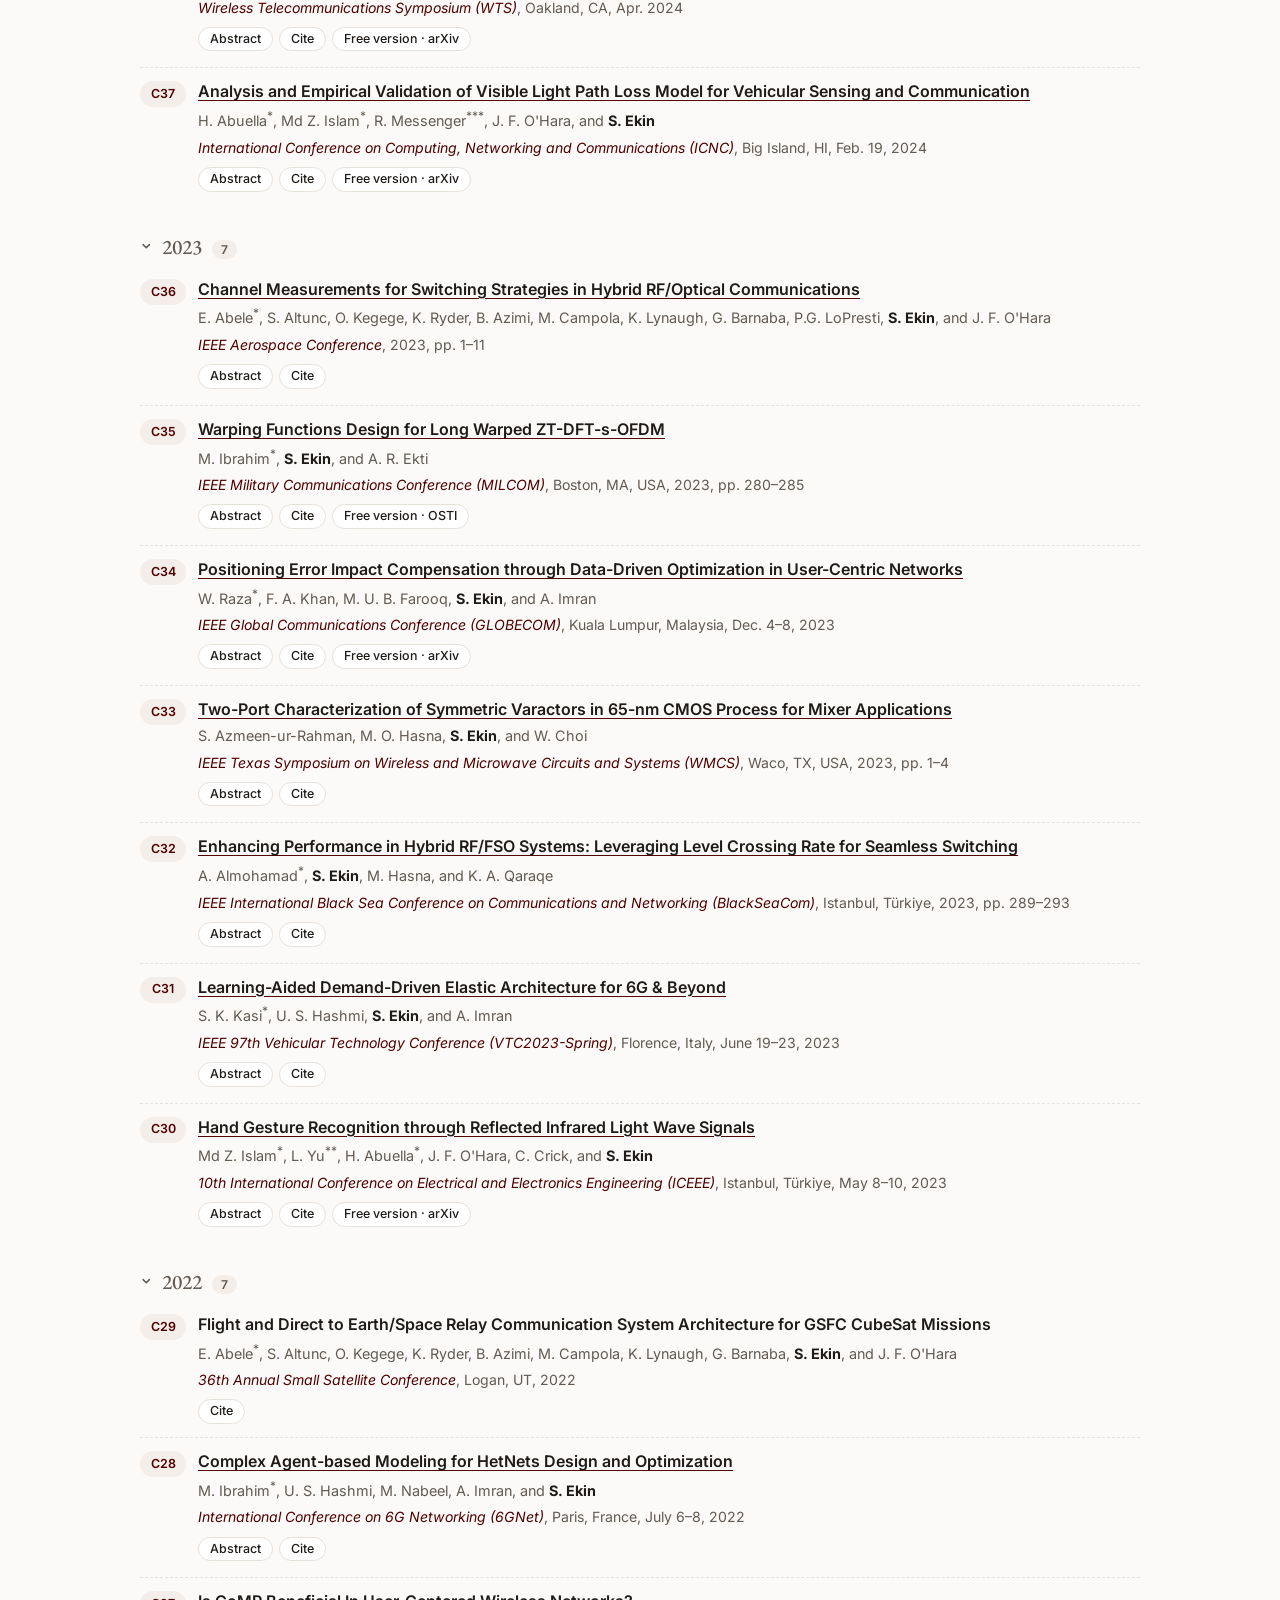
<file: publications.html>
<!doctype html>
<html lang="en">
<head>
<meta charset="utf-8">
<meta name="viewport" content="width=device-width, initial-scale=1">
<script>document.documentElement.classList.add('js'); try { var t = localStorage.getItem('theme'); if (t === 'light' || t === 'dark') document.documentElement.dataset.theme = t; } catch (e) {}</script>
<title>Publications · Sabit Ekin</title>
<link rel="icon" href="assets/favicon.svg?v=4" type="image/svg+xml">
<link rel="icon" href="assets/favicon-32.png?v=4" sizes="32x32" type="image/png">
<link rel="apple-touch-icon" href="assets/apple-touch-icon.png?v=4">
<meta name="theme-color" content="#500000">
<meta name="description" content="Full list of publications by Sabit Ekin: journal articles, conference papers, books, patents, and preprints in wireless communications and sensing, AI/ML, and generative AI literacy.">
<meta property="og:title" content="Publications · Sabit Ekin">
<meta property="og:description" content="Journal articles, conference papers, books, patents, and preprints by Sabit Ekin.">
<link rel="canonical" href="https://sabit-ekin.github.io/publications.html">
<meta property="og:type" content="website">
<meta property="og:url" content="https://sabit-ekin.github.io/publications.html">
<meta property="og:image" content="https://sabit-ekin.github.io/assets/og-card.jpg">
<meta property="og:image:width" content="1200">
<meta property="og:image:height" content="630">
<meta property="og:image:alt" content="Sabit Ekin: Wireless, AI, Education. Associate Professor, Texas A&amp;M University">
<meta name="twitter:card" content="summary_large_image">
<link rel="preconnect" href="https://fonts.googleapis.com">
<link rel="preconnect" href="https://fonts.gstatic.com" crossorigin>
<link href="https://fonts.googleapis.com/css2?family=EB+Garamond:ital,wght@0,500;0,600;1,500&family=Inter:wght@400;500;600&display=swap" rel="stylesheet">
<!-- Generated from the CV by .github/scripts/build_pubs.py; do not edit by hand. -->
<style>
  :root {
    --maroon: #500000;
    --accent: #6d0f0f;
    --bg: #fbfaf8;
    --surface: #ffffff;
    --text: #1e1b18;
    --muted: #625a53;
    --line: #e6e1db;
    --chip: #f4eeea;
    --band: #f3eee7;
    --radius: 14px;
    --serif: "EB Garamond", Georgia, serif;
    --sans: Inter, system-ui, -apple-system, "Segoe UI", sans-serif;
    --mono: ui-monospace, SFMono-Regular, Menlo, Consolas, monospace;
  }
  /* Dark: follows the system unless the theme picker forces light or dark */
  @media (prefers-color-scheme: dark) {
    :root:not([data-theme="light"]) {
      --maroon: #e7a3a3;
      --accent: #f0b9b9;
      --bg: #151312;
      --surface: #1e1b19;
      --text: #ece7e2;
      --muted: #a89f97;
      --line: #322d29;
      --chip: #2a2421;
      --band: #1c1917;
    }
  }
  :root[data-theme="dark"] {
    --maroon: #e7a3a3;
    --accent: #f0b9b9;
    --bg: #151312;
    --surface: #1e1b19;
    --text: #ece7e2;
    --muted: #a89f97;
    --line: #322d29;
    --chip: #2a2421;
    --band: #1c1917;
  }
  :root { color-scheme: light dark; }
  :root[data-theme="light"] { color-scheme: light; }
  :root[data-theme="dark"] { color-scheme: dark; }
  * { box-sizing: border-box; }
  html { scroll-behavior: smooth; scroll-padding-top: 92px; }
  body { margin: 0; background: var(--bg); color: var(--text); font: 16px/1.65 var(--sans); }
  a { color: var(--accent); text-underline-offset: 3px; }
  a:hover { text-decoration-thickness: 2px; }
  :focus-visible { outline: 3px solid var(--maroon); outline-offset: 3px; border-radius: 4px; }
  .wrap { max-width: 1040px; margin: 0 auto; padding: 0 20px; }
  .skip { position: absolute; left: -999px; }
  .skip:focus { left: 16px; top: 12px; background: var(--surface); padding: 8px 12px; z-index: 10; }

  header.nav {
    position: sticky; top: 0; z-index: 5;
    background: color-mix(in srgb, var(--bg) 88%, transparent);
    backdrop-filter: blur(8px); border-bottom: 1px solid var(--line);
  }
  .nav .wrap { display: flex; align-items: center; justify-content: space-between; height: 76px; gap: 16px; }
  .brand { display: inline-flex; align-items: center; text-decoration: none; }
  .brand picture { display: block; line-height: 0; }
  .brand img { display: block; width: auto; height: 58px; }
  /* Site links, as on the other pages (assets/site.css): the current page is marked; a Menu button below 800 px */
  .nav .wrap > nav { min-width: 0; margin-left: auto; }
  .nav ul { display: flex; gap: 22px; list-style: none; margin: 0; padding: 8px 0; overflow-x: auto; min-width: 0; scrollbar-width: none; }
  .nav ul a { position: relative; color: var(--muted); text-decoration: none; font-size: .92rem; font-weight: 500; white-space: nowrap; transition: color .2s; }
  .nav ul a:hover, .nav ul a.active { color: var(--maroon); }
  .nav ul a.active::after { content: ""; position: absolute; left: 0; right: 0; bottom: -5px; height: 2px; border-radius: 2px; background: var(--maroon); }
  @media (max-width: 1040px) { .nav ul { gap: 14px; } .nav ul a { font-size: .86rem; } }
  @media (max-width: 860px) { .nav ul { gap: 8px; } .nav ul a { font-size: .8rem; } }
  .menu-btn { display: none; align-items: center; gap: 8px; font: 600 .9rem var(--sans); color: var(--maroon); background: var(--surface); border: 1px solid var(--line); border-radius: 999px; padding: 7px 14px; cursor: pointer; }
  .menu-btn::before { content: ""; width: 14px; height: 10px; background: linear-gradient(currentColor 0 0) 0 0/100% 2px no-repeat, linear-gradient(currentColor 0 0) 0 50%/100% 2px no-repeat, linear-gradient(currentColor 0 0) 0 100%/100% 2px no-repeat; }
  header.nav.open .menu-btn::before { background: linear-gradient(45deg, transparent 44%, currentColor 44% 56%, transparent 56%), linear-gradient(-45deg, transparent 44%, currentColor 44% 56%, transparent 56%); height: 14px; }
  @media (max-width: 800px) {
    .nav ul { display: none; }
    .menu-btn { display: inline-flex; }
    header.nav.open ul { display: flex; flex-direction: column; gap: 0; position: absolute; top: 70px; left: 16px; right: 16px; padding: 6px; background: var(--surface); border: 1px solid var(--line); border-radius: 14px; box-shadow: 0 12px 30px rgba(0,0,0,.12); max-height: calc(100vh - 80px); overflow-y: auto; }
    header.nav.open ul a { display: block; padding: 12px 14px; font-size: 1rem; border-radius: 10px; }
    header.nav.open ul a:hover, header.nav.open ul a:focus-visible, header.nav.open ul a.active { background: var(--chip); }
    header.nav.open ul a.active::after { display: none; }
  }

  /* Light/dark switch (assets/theme.js); its look comes from the theme alone, so it is right before the script runs */
  .theme { position: relative; flex: none; }
  .theme-toggle { position: relative; display: block; width: 56px; height: 30px; padding: 0; border-radius: 999px; border: 1px solid var(--line); background: var(--chip); color: var(--muted); cursor: pointer; }
  .theme-toggle:hover { border-color: var(--maroon); }
  .theme svg { display: block; width: 14px; height: 14px; fill: none; stroke: currentColor; stroke-width: 2; stroke-linecap: round; stroke-linejoin: round; }
  .tt-ic { position: absolute; inset: 0 8px; display: flex; align-items: center; justify-content: space-between; opacity: .7; }
  .tt-knob { position: absolute; top: 2px; left: 2px; width: 24px; height: 24px; border-radius: 50%; display: grid; place-items: center; background: var(--surface); color: var(--maroon); box-shadow: 0 1px 3px rgba(0,0,0,.25); transition: transform .2s ease; }
  .tt-knob .i-dark { display: none; }
  @media (prefers-color-scheme: dark) { :root:not([data-theme="light"]) .tt-knob { transform: translateX(26px); } :root:not([data-theme="light"]) .tt-knob .i-light { display: none; } :root:not([data-theme="light"]) .tt-knob .i-dark { display: block; } }
  :root[data-theme="dark"] .tt-knob { transform: translateX(26px); } :root[data-theme="dark"] .tt-knob .i-light { display: none; } :root[data-theme="dark"] .tt-knob .i-dark { display: block; }
  @media (prefers-reduced-motion: reduce) { .tt-knob { transition: none; } }
  /* wide screens: the switch sits in the window's top-right corner, outside the 1040 px content column */
  @media (min-width: 1200px) { .theme { position: absolute; right: 24px; top: 50%; transform: translateY(-50%); } }

  .intro { padding: 76px 0 8px; margin-bottom: 64px; }
  h1 { font-family: var(--serif); font-weight: 500; font-size: clamp(2.4rem, 6vw, 3.2rem); line-height: 1.05; margin: 0 0 12px; color: var(--maroon); }
  .lede { color: var(--muted); margin: 0 0 14px; max-width: 72ch; }
  .note { font-size: .9rem; color: var(--muted); margin: 0; }
  .links { display: flex; flex-wrap: wrap; gap: 8px; margin: 18px 0 0; }
  .links a { display: inline-flex; align-items: center; gap: 6px; padding: 6px 12px; border-radius: 999px; border: 1px solid var(--line); background: var(--surface); color: var(--text); text-decoration: none; font-size: .9rem; font-weight: 500; }
  .links svg { width: 16px; height: 16px; flex: none; fill: none; stroke: currentColor; stroke-width: 1.8; stroke-linecap: round; stroke-linejoin: round; }
  .links a:hover { border-color: var(--maroon); color: var(--maroon); }

  .tools { padding: 14px 0 12px; border-bottom: 1px solid var(--line); margin-top: 28px; }
  .tools ul { display: flex; flex-wrap: wrap; gap: 6px; list-style: none; margin: 0 0 10px; padding: 0; }
  .tools ul a { display: inline-flex; gap: 6px; align-items: baseline; padding: 3px 11px; border-radius: 999px; background: var(--chip); color: var(--text); text-decoration: none; font-size: .82rem; font-weight: 500; }
  .tools ul a span { color: var(--muted); font-size: .76rem; }
  .tools ul a:hover { color: var(--maroon); }
  .search { display: flex; flex-wrap: wrap; align-items: center; gap: 6px 12px; }
  .search label { font-size: .88rem; font-weight: 500; }
  .search input { flex: 1 1 240px; max-width: 420px; font: 400 .95rem var(--sans); color: var(--text); background: var(--surface); border: 1px solid var(--line); border-radius: 999px; padding: 7px 14px; }
  .search input:focus-visible { outline: 3px solid var(--maroon); outline-offset: 1px; }
  .search output { font-size: .85rem; color: var(--muted); }

  .fold { display: flex; flex-wrap: wrap; gap: 6px; margin-top: 10px; }
  .fold button { font: 500 .82rem var(--sans); color: var(--text); background: var(--surface); border: 1px solid var(--line); border-radius: 999px; padding: 4px 12px; cursor: pointer; }
  .fold button:hover { border-color: var(--maroon); color: var(--maroon); }
  .fold button:focus-visible { outline: 3px solid var(--maroon); outline-offset: 1px; }

  section { padding: 36px 0 12px; }
  /* search hides entries (beats display: grid on li); a collapsed section or year is hidden="until-found",
     which find-in-page can still open */
  [hidden]:not([hidden="until-found"]) { display: none !important; }
  .sr-only { position: absolute; width: 1px; height: 1px; overflow: hidden; clip: rect(0 0 0 0); white-space: nowrap; }
  h2 { font-family: var(--serif); font-weight: 500; font-size: 1.9rem; line-height: 1.2; margin: 0 0 4px; color: var(--maroon); }
  .sec-note { margin-bottom: 6px; }
  h3.year { font-family: var(--serif); font-weight: 500; font-size: 1.3rem; color: var(--muted); margin: 22px 0 2px; }
  .n { margin-left: 10px; padding: 2px 9px; border-radius: 999px; background: var(--chip); color: var(--muted); font: 600 .76rem var(--sans); vertical-align: middle; }
  .tog { all: unset; display: inline-block; cursor: pointer; border-radius: 8px; }  /* long titles wrap; the count follows the last word */
  .tog:hover { color: var(--maroon); }
  .tog:focus-visible { outline: 3px solid var(--maroon); outline-offset: 3px; }
  .tog svg { width: .6em; height: .6em; vertical-align: .05em; margin-right: 10px; fill: none; stroke: currentColor; stroke-width: 3; stroke-linecap: round; stroke-linejoin: round; transition: transform .2s ease; }
  .tog[aria-expanded="false"] svg { transform: rotate(-90deg); }
  section:has(> h2 > .tog[aria-expanded="false"]) { padding: 10px 0 0; }  /* collapsed sections stack tightly */
  .yr:has(> h3 > .tog[aria-expanded="false"]) h3.year { margin: 10px 0 0; }
  @media (prefers-reduced-motion: reduce) { .tog svg { transition: none; } }
  @media print {
    [hidden="until-found"] { display: block !important; content-visibility: visible !important; }
    .tog svg, .fold { display: none; }
  }
  ol.pubs { list-style: none; margin: 0; padding: 0; }
  ol.pubs li { position: relative; display: grid; grid-template-columns: minmax(0, 1fr); gap: 3px; padding: 13px 0 13px 58px; border-bottom: 1px dashed var(--line); }
  ol.pubs li:last-child { border-bottom: 0; }
  ol.pubs li.hit { background: var(--chip); border-radius: 10px; box-shadow: 0 0 0 8px var(--chip); }
  ol.pubs li::before { content: attr(data-n); position: absolute; left: 0; top: 13px; box-sizing: border-box; width: 46px; height: 26px; border-radius: 999px; display: grid; place-items: center; background: var(--chip); color: var(--maroon); font-weight: 600; font-size: .78rem; }
  .pub-t { font-weight: 600; line-height: 1.35; }
  .pub-t a { color: var(--text); text-decoration-color: var(--maroon); }
  .pub-a { color: var(--muted); font-size: .9rem; }
  .pub-a b { color: var(--text); }
  .pub-v { color: var(--muted); font-size: .88rem; overflow-wrap: anywhere; }
  .pub-v i { color: var(--maroon); font-style: italic; }
  .pub-hl { justify-self: start; margin-top: 3px; font-size: .76rem; font-weight: 600; padding: 2px 10px; border-radius: 999px; background: var(--chip); color: var(--maroon); }
  .pub-note { font-size: .85rem; font-style: italic; color: var(--muted); }
  /* Abstract and Cite buttons, "Free version" link and "Open access" mark under an entry, and the panels the buttons open */
  .pub-x { display: flex; flex-wrap: wrap; align-items: center; gap: 6px; margin-top: 5px; }
  .cite, .abs-btn, .pub-l, .pub-oa { font: 500 .78rem/1.5 var(--sans); padding: 2px 11px; border-radius: 999px; border: 1px solid var(--line); background: var(--surface); color: var(--text); text-decoration: none; }
  .cite, .abs-btn { display: none; cursor: pointer; }
  .js .cite, .js .abs-btn { display: inline-block; }
  .cite:hover, .abs-btn:hover, .pub-l:hover { border-color: var(--maroon); color: var(--maroon); }
  .cite[aria-expanded="true"], .abs-btn[aria-expanded="true"] { background: var(--chip); border-color: var(--maroon); color: var(--maroon); }
  .cite:focus-visible, .abs-btn:focus-visible, .pub-l:focus-visible, .bib button:focus-visible { outline: 3px solid var(--maroon); outline-offset: 1px; }
  .abs p { margin: 6px 0 2px; padding: 2px 0 2px 14px; border-left: 3px solid var(--line); font-size: .9rem; max-width: 84ch; }  /* the box is on the p: a folded .abs takes no room */
  html:not(.js) .abs { display: block !important; content-visibility: visible !important; }  /* no script: abstracts shown */
  .pub-oa { border-color: transparent; background: var(--chip); color: var(--muted); }
  .bib { margin-top: 6px; border: 1px solid var(--line); border-radius: 10px; background: var(--surface); }
  .bib pre { margin: 0; padding: 12px 14px 8px; font: 400 .78rem/1.55 var(--mono); color: var(--text); white-space: pre-wrap; overflow-wrap: anywhere; }
  .bib-bar { display: flex; flex-wrap: wrap; align-items: center; gap: 6px 12px; padding: 0 14px 12px; font-size: .82rem; color: var(--muted); }
  .bib button { font: 500 .8rem var(--sans); color: var(--text); background: var(--chip); border: 1px solid var(--line); border-radius: 999px; padding: 3px 12px; cursor: pointer; }
  .bib button:hover { border-color: var(--maroon); color: var(--maroon); }
  @media print { .cite, .abs-btn, .bib-bar, .abs[hidden] { display: none !important; } }
  .none { padding: 24px 0; color: var(--muted); }

  footer { border-top: 1px solid var(--line); margin-top: 40px; padding: 28px 0 40px; color: var(--muted); font-size: .85rem; }
  footer p { margin: 4px 0; }

  @media (max-width: 640px) {
    .wrap { padding: 0 16px; }
    .brand img { height: 48px; }
    .nav .wrap { height: 64px; }
    html { scroll-padding-top: 76px; }
    .intro { padding-top: 36px; }
    ol.pubs li { padding-left: 0; padding-top: 42px; }
  }
</style>
</head>
<body>
<a class="skip" href="#main">Skip to content</a>

<header class="nav">
  <div class="wrap">
    <a class="brand" href="./"><picture><source media="(prefers-color-scheme: dark)" srcset="assets/brand/signature-c3-dark-anim.svg"><img src="assets/brand/signature-c3-light-anim.svg" alt="Sabit Ekin, home page" width="157" height="58"></picture></a>
    <nav aria-label="Site">
      <button class="menu-btn" type="button" aria-expanded="false" aria-controls="nav-list">Menu</button>
      <ul id="nav-list">
        <li><a href="./">Home</a></li>
        <li><a href="research.html">Research</a></li>
        <li><a href="publications.html" class="active" aria-current="page">Publications</a></li>
        <li><a href="leadership.html">Leadership/Honors</a></li>
        <li><a href="team.html">Team</a></li>
        <li><a href="teaching.html">Teaching</a></li>
        <li><a href="outreach.html">Outreach</a></li>
        <li><a href="./#contact">Contact</a></li>
      </ul>
    </nav>
    <div class="theme"><button class="theme-toggle" type="button" role="switch" aria-checked="false" aria-label="Dark mode" title="Switch light or dark mode"><span class="tt-ic"><svg class="i-light" viewBox="0 0 24 24" aria-hidden="true"><circle cx="12" cy="12" r="4"/><path d="M12 2v2M12 20v2M4.9 4.9l1.4 1.4M17.7 17.7l1.4 1.4M2 12h2M20 12h2M4.9 19.1l1.4-1.4M17.7 6.3l1.4-1.4"/></svg><svg class="i-dark" viewBox="0 0 24 24" aria-hidden="true"><path d="M20 14.5A8 8 0 1 1 9.5 4a6.5 6.5 0 0 0 10.5 10.5z"/></svg></span><span class="tt-knob"><svg class="i-light" viewBox="0 0 24 24" aria-hidden="true"><circle cx="12" cy="12" r="4"/><path d="M12 2v2M12 20v2M4.9 4.9l1.4 1.4M17.7 17.7l1.4 1.4M2 12h2M20 12h2M4.9 19.1l1.4-1.4M17.7 6.3l1.4-1.4"/></svg><svg class="i-dark" viewBox="0 0 24 24" aria-hidden="true"><path d="M20 14.5A8 8 0 1 1 9.5 4a6.5 6.5 0 0 0 10.5 10.5z"/></svg></span></button></div>
  </div>
</header>
<script src="assets/theme.js?v=2"></script>

<main id="main">
  <div class="wrap">
    <div class="intro">
      <h1>Publications</h1>
      <p class="lede">103 peer-reviewed articles (52 journal and 51 conference papers), 2 books and book chapters, and 8 patents, patent applications, and invention disclosures. This list matches my CV; newest first, numbered as in the CV.</p>
      <p class="note">Supervised student co-authors: Ph.D.<sup>*</sup>, M.Sc./MSET<sup>**</sup>, B.Sc.<sup>***</sup>. Titles link to the paper (DOI) where one is available. Under each paper, <strong>Abstract</strong> and <strong>Cite</strong> show its abstract and BibTeX entry; a free version is linked where one exists.</p>
      <div class="links">
        <a href="assets/Sabit_Ekin_CV.pdf"><svg viewBox="0 0 24 24" aria-hidden="true" focusable="false"><path d="M15 2H6a2 2 0 0 0-2 2v16a2 2 0 0 0 2 2h12a2 2 0 0 0 2-2V7Z"/><path d="M14 2v4a2 2 0 0 0 2 2h4M10 9H8m8 4H8m8 4H8"/></svg>CV (PDF)</a>
        <a href="https://scholar.google.com/citations?user=cgJM6k0AAAAJ"><svg viewBox="0 0 24 24" aria-hidden="true" focusable="false"><path d="M21.42 10.92a1 1 0 0 0-.02-1.84L12.83 5.18a2 2 0 0 0-1.66 0L2.6 9.08a1 1 0 0 0 0 1.83l8.57 3.91a2 2 0 0 0 1.66 0z"/><path d="M22 10v6M6 12.5V16a6 3 0 0 0 12 0v-3.5"/></svg>Google Scholar</a>
        <a href="https://orcid.org/0000-0002-9957-7752"><svg viewBox="0 0 24 24" aria-hidden="true" focusable="false"><circle cx="12" cy="12" r="10"/><path d="M8.5 7.5v.01M8.5 10.5v6M12 7.5v9h2a4.5 4.5 0 0 0 0-9z"/></svg>ORCID</a>
        <a href="assets/publications.bib" download><svg viewBox="0 0 24 24" aria-hidden="true" focusable="false"><path d="M12 4v11m0 0-4-4m4 4 4-4M5 19h14"/></svg>All citations (BibTeX)</a>
      </div>
    </div>

    <div class="tools">
      <nav aria-label="Publication types">
        <ul>
          <li><a href="#jp">In preparation <span>4</span></a></li>
          <li><a href="#jr">Journals under review <span>10</span></a></li>
          <li><a href="#pr">Preprints <span>2</span></a></li>
          <li><a href="#j">Journals <span>52</span></a></li>
          <li><a href="#cr">Conferences under review <span>8</span></a></li>
          <li><a href="#c">Conferences <span>51</span></a></li>
          <li><a href="#b">Books <span>2</span></a></li>
          <li><a href="#p">Patents <span>8</span></a></li>
          <li><a href="#n">Other papers <span>6</span></a></li>
          <li><a href="#o">Theses &amp; other <span>7</span></a></li>
        </ul>
      </nav>
      <div class="search" role="search">
        <label for="q">Search</label>
        <input id="q" type="search" placeholder="Title, author, venue, or year" autocomplete="off">
        <output id="q-count" for="q" aria-live="polite"></output>
      </div>
    </div>

    <section id="jp" aria-labelledby="jp-h">
      <h2 id="jp-h">Journal articles in preparation<span class="n"><span class="sr-only">, </span>4<span class="sr-only"> entries</span></span></h2>
      <div class="sec-body" id="jp-body">
      <p class="note sec-note">Not yet submitted; not counted in totals</p>
      <ol class="pubs">
        <li id="JP1" data-n="JP1"><span class="pub-t">Waste Factor as a Graph Optimization Metric: Theory and Bellman–Ford-Aligned Neural Execution for Energy-Optimal Multi-Hop Routing</span><span class="pub-a">N. Sevim<sup>*</sup>, M. Ibrahim, <b>S. Ekin</b>, and T. S. Rappaport</span><span class="pub-v">To be submitted to <i>IEEE Transactions on Green Communications and Networking</i>, 2026</span></li>
        <li id="JP2" data-n="JP2"><span class="pub-t">Simulation-Based Optimistic Policy Iteration in Multi-Agent MDPs with Kullback-Leibler Control Cost</span><span class="pub-a">K. Nakhleh<sup>*</sup>, S. Aydin, C. Eksin, and <b>S. Ekin</b></span><span class="pub-v">To be submitted to <i>IEEE Transactions on Automatic Control</i>, 2026</span></li>
        <li id="JP3" data-n="JP3"><span class="pub-t">Integrated Sensing and Communications: A Tutorial on Mathematical Foundations, Signal Processing and System Design for 6G</span><span class="pub-a"><b>S. Ekin</b></span><span class="pub-v">ArXiv:2609.22314, Sept. 2026; to be submitted to <i>IEEE Communications Surveys &amp; Tutorials</i></span></li>
        <li id="JP4" data-n="JP4"><span class="pub-t">Block Phase Tracking Reference Signal (PTRS) Allocation for DFT-s-OFDM</span><span class="pub-a">M. Ibrahim, <b>S. Ekin</b>, Y. Tsai, and R. Pragada</span><span class="pub-v">To be submitted to <i>IEEE Open Journal of the Communications Society</i>, 2026</span></li>
      </ol>
      </div>
    </section>

    <section id="jr" aria-labelledby="jr-h">
      <h2 id="jr-h">Journal articles under review<span class="n"><span class="sr-only">, </span>10<span class="sr-only"> entries</span></span></h2>
      <div class="sec-body" id="jr-body">
      <p class="note sec-note">Submitted manuscripts; not counted in totals</p>
      <ol class="pubs">
        <li id="JR1" data-n="JR1"><span class="pub-t">Self-Referenced 77 to 81 GHz Millimeter-Wave Radar I/Q Processing for Steel Surface Anomaly Detection and Equivalent-Size Estimation</span><span class="pub-a">S. Hanif, Z. Yu, S. Hurlebaus, S. Wang, I. Godage, <b>S. Ekin</b>, B. Mansoor, and M. F. Karim</span><span class="pub-v">Submitted to <i>IEEE Sensors Journal</i>, 2026</span></li>
        <li id="JR2" data-n="JR2"><span class="pub-t">Spoof Surface Plasmon Polariton Unitary Meshes with Continuous and Discrete Phase Regimes for Analog Inference</span><span class="pub-a">A. Tag<sup>*</sup>, <b>S. Ekin</b>, D. Yu<sup>*</sup>, H. Al Nuweiri, and M. F. Karim</span><span class="pub-v">Submitted to <i>Nature Communications</i>, 2026</span></li>
        <li id="JR3" data-n="JR3"><span class="pub-t">Prime Spectrum, Better Use: A National Proposal for Selective Migration of Line-of-Sight Services from Below to Above 10 GHz</span><span class="pub-a"><b>S. Ekin</b>, M. Ibrahim, M. Saadat<sup>*</sup>, A. Sprintson, and T. S. Rappaport</span><span class="pub-v">Submitted to <i>IEEE Communications Magazine</i>, 2026</span></li>
        <li id="JR4" data-n="JR4"><span class="pub-t">Waste-Factor Energy per Bit as a Routing Cost for mmWave UAV Relays: Planner Gains, Local Forwarding, and the Value of Channel Information</span><span class="pub-a">N. Sevim<sup>*</sup>, <b>S. Ekin</b>, H. Celebi, and T. S. Rappaport</span><span class="pub-v">Submitted to <i>IEEE Transactions on Vehicular Technology</i>, 2026</span></li>
        <li id="JR5" data-n="JR5"><span class="pub-t">An Ultra-Wideband Power Divider Based on a Ground-Backed Aperture Spoof Surface Plasmon Polariton Line</span><span class="pub-a">A. Tag<sup>*</sup>, <b>S. Ekin</b>, M. S. Anzum, A. Menon, H. Al Nuweiri, and M. F. Karim</span><span class="pub-v">Submitted to <i>IEEE Microwave and Wireless Technology Letters</i>, 2026</span></li>
        <li id="JR6" data-n="JR6"><span class="pub-t">Ka-Band Six-Port Junction Using Double-Sided Spoof Surface Plasmon Polariton</span><span class="pub-a">A. Tag<sup>*</sup>, <b>S. Ekin</b>, M. S. Anzum, A. Menon, H. Al Nuweiri, and M. F. Karim</span><span class="pub-v">Submitted to <i>IEEE Journal of Microwaves</i>, 2026</span></li>
        <li id="JR7" data-n="JR7"><span class="pub-t">An Array Antenna Approach to Near Field SAR: Theory, Design and Validation</span><span class="pub-a">S. Kim<sup>*</sup>, <b>S. Ekin</b>, and M. F. Karim</span><span class="pub-v">Submitted to <i>IEEE Transactions on Antennas and Propagation</i>, 2026</span></li>
        <li id="JR8" data-n="JR8"><span class="pub-t">Minimizing Energy Consumption Based on Waste Factor in Multi-User Multi-Relay Systems</span><span class="pub-a">N. Sevim<sup>*</sup>, M. Ibrahim, <b>S. Ekin</b>, and T. S. Rappaport</span><span class="pub-v">Submitted to <i>IEEE Transactions on Green Communications and Networking</i>, 2026</span></li>
        <li id="JR9" data-n="JR9"><span class="pub-t">Learning to Reflect: Hierarchical Multi-Agent Reinforcement Learning for CSI-Free mmWave Beam-Focusing</span><span class="pub-a">H. Le<sup>*</sup>, M. Ibrahim, O. Bedir<sup>*</sup>, J. Tao, and <b>S. Ekin</b></span><span class="pub-v">Submitted to <i>IEEE Transactions on Machine Learning in Communications and Networking</i>, 2026</span></li>
        <li id="JR10" data-n="JR10"><span class="pub-t">Can a Passive Reflector Replace an Access Point? Joint Indoor Placement of Access Points and Reflectors via Differentiable Ray Tracing</span><span class="pub-a">H. Le<sup>*</sup>, M. Ibrahim, J. Tao, and <b>S. Ekin</b></span><span class="pub-v">Submitted to <i>IEEE Open Journal of the Communications Society</i>, 2026</span></li>
      </ol>
      </div>
    </section>

    <section id="pr" aria-labelledby="pr-h">
      <h2 id="pr-h">Preprints<span class="n"><span class="sr-only">, </span>2<span class="sr-only"> entries</span></span></h2>
      <div class="sec-body" id="pr-body">
      <p class="note sec-note">Not peer-reviewed; not counted in totals</p>
      <ol class="pubs">
        <li id="PR1" data-n="PR1" data-bib="Ekin2025Calculator"><span class="pub-t"><a href="https://doi.org/10.36227/techrxiv.176110156.66839593/v1">If AI Is the Calculator of Our Era, What Is the New “Math”?</a></span><span class="pub-a"><b>S. Ekin</b></span><span class="pub-v"><i>TechRxiv Preprints</i>, 2025</span><span class="pub-x"><button type="button" class="abs-btn" aria-expanded="false" aria-controls="abs-PR1">Abstract<span class="sr-only"> of PR1</span></button><button type="button" class="cite" aria-expanded="false">Cite<span class="sr-only"> PR1</span></button></span><div class="abs" id="abs-PR1" hidden="until-found"><p>When calculators entered classrooms, they did not eliminate mathematics-they transformed it. By automating arithmetic, they freed students to focus on higher-order concepts such as algebra, calculus, and modeling. Today, artificial intelligence (AI) marks a similar inflection point: the "cognitive calculator" of the twenty-first century, automating aspects of reasoning itself. This paper asks: if AI is the calculator of our era, what is the new "math" we must teach and learn? We argue that the New Math is not a branch of mathematics but a constellation of literacies and mindsets that prepare humans to collaborate effectively and responsibly with AI. We propose a framework of seven pillars: (1) AI literacy, (2) data literacy, (3) critical thinking and verification, (4) problem framing, (5) creativity and innovation, (6) ethics and responsibility, and (7) collaboration and communication. Drawing on historical analogies, global policy imperatives, and case studies from education, healthcare, business, and civic life, we contend that these literacies must become universal competencies. The New Math is not enrichment but foundational for informed citizenship, economic participation, and democratic resilience. Neglect risks over-reliance, inequity, and erosion of trust; embracing it enables innovation, equity, and human-AI synergy. We conclude that just as past generations committed to universal literacy and numeracy, ours must commit to universal AI literacy and its companion pillars.</p></div></li>
        <li id="PR2" data-n="PR2" data-bib="Ibrahim2025Subtle"><span class="pub-t"><a href="https://doi.org/10.36227/techrxiv.174441154.47014958/v2">The Subtle Hand of AI: How AI Agents May Coordinate and Influence Human Actions</a></span><span class="pub-a">M. Ibrahim<sup>*</sup>, H. Celebi, and <b>S. Ekin</b></span><span class="pub-v"><i>TechRxiv Preprints</i>, 2025</span><span class="pub-x"><button type="button" class="abs-btn" aria-expanded="false" aria-controls="abs-PR2">Abstract<span class="sr-only"> of PR2</span></button><button type="button" class="cite" aria-expanded="false">Cite<span class="sr-only"> PR2</span></button></span><div class="abs" id="abs-PR2" hidden="until-found"><p>The rapid advancement of artificial intelligence (AI) has led to the deployment of interconnected AI systems in urban environments. While these systems promise improved efficiency and convenience, they also introduce risks of emergent behavior, privacy violations, and large-scale manipulation. This paper explores the potential consequences of hierarchical AI systems in a simulated city environment. We model a scenario where citizens rely on personal AI assistants, which are in turn managed by higher-level AI systems responsible for city-wide optimization. Through detailed analysis of AI interaction logs, we identify concerning patterns of surveillance, behavioral control, and information flow between AI levels. Our findings demonstrate how AI systems can transform system-level objectives into personalized recommendations and influence human decision-making on a large scale. We discuss the implications of these findings for privacy, autonomy, and the need for transparent AI coordination frameworks.</p></div></li>
      </ol>
      </div>
    </section>

    <section id="j" aria-labelledby="j-h">
      <h2 id="j-h">Journal articles<span class="n"><span class="sr-only">, </span>52<span class="sr-only"> entries</span></span></h2>
      <div class="sec-body" id="j-body">
      <p class="note sec-note">Peer-reviewed, published or accepted</p>
      <div class="yr" data-year="2026">
      <h3 class="year">2026<span class="n"><span class="sr-only">, </span>7<span class="sr-only"> entries</span></span></h3>
      <ol class="pubs" id="j-2026">
        <li id="J52" data-n="J52" data-bib="Belostotski2026Anatomy"><span class="pub-t"><a href="https://doi.org/10.1109/MMM.2026.3706013">The Anatomy of RF Chains: Metrics, Measures, and Operating Efficiency</a></span><span class="pub-a">L. Belostotski, A. Madanayake, J. Nielsen, M. Ibrahim, X. Liu, X. Wang, G. Qian, <b>S. Ekin</b>, and T. S. Rappaport</span><span class="pub-v"><i>IEEE Microwave Magazine</i>, early access, pp. 2–16, 2026</span><span class="pub-x"><button type="button" class="cite" aria-expanded="false">Cite<span class="sr-only"> J52</span></button><a class="pub-l" href="https://arxiv.org/abs/2608.00223">Free version · arXiv<span class="sr-only"> of J52</span></a></span></li>
        <li id="J51" data-n="J51" data-bib="Ekin2026Artificial"><span class="pub-t"><a href="https://doi.org/10.18260/jet.43.2.1">Artificial Intelligence in Engineering Technology: Opportunities, Challenges, and Future Outlook</a></span><span class="pub-a"><b>S. Ekin</b>, F. El Breidi, M. Saadat<sup>*</sup>, and M. Metwaly</span><span class="pub-v"><i>Journal of Engineering Technology (JET)</i>, vol. 43, no. 2, pp. 6–19, 2026</span><span class="pub-hl">Invited Paper; Featured Article</span><span class="pub-x"><button type="button" class="abs-btn" aria-expanded="false" aria-controls="abs-J51">Abstract<span class="sr-only"> of J51</span></button><button type="button" class="cite" aria-expanded="false">Cite<span class="sr-only"> J51</span></button></span><div class="abs" id="abs-J51" hidden="until-found"><p>This systematic study examines how artificial intelligence (AI), particularly generative AI and large language models, is reshaping Engineering Technology across education, research, laboratory environments, and professional practice.</p></div></li>
        <li id="J50" data-n="J50" data-bib="Tag20263DPrinted"><span class="pub-t"><a href="https://doi.org/10.1109/OJAP.2025.3648013">3D-Printed mmWave Quasi-Holographic Antenna for 2D Beamforming</a></span><span class="pub-a">A. Tag<sup>*</sup>, <b>S. Ekin</b>, H. Al Nuweiri, A. E. Patterson, M. P. Mohan, A. Alphones, H. T. S. Henry, and M. F. Karim</span><span class="pub-v"><i>IEEE Open Journal of Antennas and Propagation</i>, vol. 7, no. 2, pp. 417–426, 2026</span><span class="pub-x"><button type="button" class="abs-btn" aria-expanded="false" aria-controls="abs-J50">Abstract<span class="sr-only"> of J50</span></button><button type="button" class="cite" aria-expanded="false">Cite<span class="sr-only"> J50</span></button><span class="pub-oa">Open access</span></span><div class="abs" id="abs-J50" hidden="until-found"><p>This paper presents the design and manufacturing of a novel 2D-scanning antenna that integrates a 3D-printed Rotman lens with a quasi-holographic leaky-wave antenna (HLWA). The proposed design achieved beam-scanning capabilities by leveraging the beamforming of the Rotman lens and the high-gain directive properties of the quasi-HLWA. The Rotman lens (RL) enables beam steering in the elevation plane by switching between input ports. The quasi-HLWA, designed using holographic principles, achieves frequency-controlled beam scanning in the azimuth plane. The entire antenna structure was fabricated using additive manufacturing with an Ink1092 substrate and silver ink for the conductive traces. This approach provides greater control over material placement and design freedom compared to traditional methods. A 25° transmission linear substrate taper was used to ensure good impedance matching between the Rotman lens and the quasi-HLWA, allowing greater gain while maintaining a good scanning range. The experimental results validate the 2D scanning capability of the proposed antenna. The antenna system provides coverage from -54° to 54° in the elevation θ plane and -28° to 28° in the azimuth plane ϕ, with a maximum measured gain of 21.3 dBi at 28 GHz with an average radiation efficiency η = 60%. The fabricated prototype was tested, and the performance was in good agreement with the simulated performance.</p></div></li>
        <li id="J49" data-n="J49" data-bib="Ekin2026Prompt"><span class="pub-t"><a href="https://doi.org/10.18260/jet.43.1.5">Prompt Engineering for ChatGPT: A Quick Guide to Techniques, Tips, and Best Practices</a></span><span class="pub-a"><b>S. Ekin</b></span><span class="pub-v"><i>Journal of Engineering Technology (JET)</i>, vol. 43, no. 1, pp. 52–68, 2026</span><span class="pub-hl">As of Oct. 2026: 122,052 views, 17,879 downloads, and 680 Google Scholar citations</span><span class="pub-x"><button type="button" class="cite" aria-expanded="false">Cite<span class="sr-only"> J49</span></button></span></li>
        <li id="J48" data-n="J48" data-bib="Gannon2026Enhanced"><span class="pub-t"><a href="https://doi.org/10.1017/S1759078726103031">Enhanced Efficiency and Accuracy for Synthetic Aperture Radar Image Reconstruction Based on a Hybrid Range Migration and Back Projection Algorithm</a></span><span class="pub-a">G. Gannon<sup>**</sup>, M. Macorol, A. Garcia, I. Godage, B. Zoghi, <b>S. Ekin</b>, and M. F. Karim</span><span class="pub-v"><i>International Journal of Microwave and Wireless Technologies</i>, vol. 18, no. 2, pp. 173–182, 2026</span><span class="pub-x"><button type="button" class="abs-btn" aria-expanded="false" aria-controls="abs-J48">Abstract<span class="sr-only"> of J48</span></button><button type="button" class="cite" aria-expanded="false">Cite<span class="sr-only"> J48</span></button><span class="pub-oa">Open access</span></span><div class="abs" id="abs-J48" hidden="until-found"><p>In this work, a novel hybrid algorithm is introduced that combines the range migration algorithm (RMA) and the back projection algorithm (BPA). The traditional image reconstruction algorithms used for synthetic aperture radar each have trade-offs between computational efficiency and imaging accuracy. The proposed hybrid RMA–BPA approach leverages the computational efficiency of RMA for the initial image reconstruction and object detection, followed by BPA for the refined, high resolution of the cropped region of data. The method of focusing computational resources on the smaller cropped datasets that contain the objects significantly reduces the processing time compared to that of traditional standalone BPA. The hybrid approach’s performance was evaluated over three different scenarios, providing a reduction in computation time for each scenario. Due to the algorithm’s approach to crop the dataset for the specific object, the increased efficiency varied. The different scenarios each produced different times to compute; however, the most impressive result delivered a 75.2% reduction in computation time compared to traditional BPA, without sacrificing the accuracy of the image. The hybrid approach is especially suited for applications that require precise object detection in healthcare, oil and gas, security, and industrial inspections.</p></div></li>
        <li id="J47" data-n="J47" data-bib="Chadha2026Artificial"><span class="pub-t"><a href="https://doi.org/10.36922/IJAMD025510054">Artificial intelligence and additive manufacturing as a coupled design system: Rethinking inference, manufacturability, and design education</a></span><span class="pub-a">C. Chadha, G. Crosby, <b>S. Ekin</b>, M. Gharib, E. Hammad, C. Jin, A. A. Malik, N. M. Diaz, C. Mollan, G. Nzebuka, V. Pandey, J. Park, M. Ramoni, D. Song, B. Vajipeyajula, and A. E. Patterson</span><span class="pub-v"><i>International Journal of AI for Materials and Design</i>, vol. 3, no. 1, art. 34, 2026</span><span class="pub-x"><button type="button" class="abs-btn" aria-expanded="false" aria-controls="abs-J47">Abstract<span class="sr-only"> of J47</span></button><button type="button" class="cite" aria-expanded="false">Cite<span class="sr-only"> J47</span></button><span class="pub-oa">Open access</span></span><div class="abs" id="abs-J47" hidden="until-found"><p>Artificial intelligence (AI) is becoming deeply integrated into additive manufacturing (AM) workflows, reshaping how designers approach geometry, materials, and process constraints. AI holds significant potential by accelerating design exploration, revealing complex patterns in AM behavior, and supporting earlier assessment of manufacturability. At the same time, it introduces new risks related to model transparency, data quality, physical validity, and the potential for overreliance by students and practitioners. This perspective examines these issues through four guiding questions that address the role of AI in AM-enabled design, the gaps that limit or enable AI contribution, the implications for engineering education, and the responsibilities of the research community in ensuring trustworthy and secure AI–AM integration. The main contributions of this perspective include: (i) Highlighting AI and AM as a coupled inference–fabrication system rather than independent tools; (ii) identifying zones of strong interdependence where inference and manufacturability interact; and (iii) articulating implications for design reasoning, education, and responsible research practice.</p></div></li>
        <li id="J46" data-n="J46" data-bib="Le2026Signal"><span class="pub-t"><a href="https://doi.org/10.1109/TMLCN.2025.3650440">Signal Whisperers: Enhancing Wireless Reception Using DRL-Guided Reflector Arrays</a></span><span class="pub-a">H. Le<sup>*</sup>, O. Bedir<sup>*</sup>, M. Ibrahim, J. Tao, and <b>S. Ekin</b></span><span class="pub-v"><i>IEEE Transactions on Machine Learning in Communications and Networking</i>, vol. 4, pp. 265–281, 2026</span><span class="pub-x"><button type="button" class="abs-btn" aria-expanded="false" aria-controls="abs-J46">Abstract<span class="sr-only"> of J46</span></button><button type="button" class="cite" aria-expanded="false">Cite<span class="sr-only"> J46</span></button><span class="pub-oa">Open access</span></span><div class="abs" id="abs-J46" hidden="until-found"><p>This paper presents a multi-agent reinforcement learning (MARL) approach for controlling adjustable metallic reflector arrays to enhance wireless signal reception in non-line-of-sight (NLOS) scenarios. Unlike conventional reconfigurable intelligent surfaces (RIS) that require complex channel estimation, our system employs a centralized training with decentralized execution (CTDE) paradigm where individual agents corresponding to reflector segments autonomously optimize reflector element orientation in three-dimensional space using spatial intelligence based on user location information. Through extensive ray-tracing simulations with dynamic user mobility, the proposed multi-agent beam-focusing framework demonstrates substantial performance improvements over single-agent reinforcement learning baselines, while maintaining rapid adaptation to user movement within one simulation step. Comprehensive evaluation across varying user densities and reflector configurations validates system scalability and robustness. The results demonstrate the potential of learning-based approaches for adaptive wireless propagation control.</p></div></li>
      </ol>
      </div>
      <div class="yr" data-year="2025">
      <h3 class="year">2025<span class="n"><span class="sr-only">, </span>7<span class="sr-only"> entries</span></span></h3>
      <ol class="pubs" id="j-2025">
        <li id="J45" data-n="J45" data-bib="Strecker2025Perspective"><span class="pub-t"><a href="https://doi.org/10.1109/MCOM.002.2400040">A Perspective on the Impact of Group Delay Dispersion in Future Terahertz Wireless Systems</a></span><span class="pub-a">K. Strecker<sup>*</sup>, <b>S. Ekin</b>, and J. F. O'Hara</span><span class="pub-v"><i>IEEE Communications Magazine</i>, vol. 63, no. 3, pp. 190–196, Mar. 2025</span><span class="pub-x"><button type="button" class="abs-btn" aria-expanded="false" aria-controls="abs-J45">Abstract<span class="sr-only"> of J45</span></button><button type="button" class="cite" aria-expanded="false">Cite<span class="sr-only"> J45</span></button><a class="pub-l" href="https://arxiv.org/abs/2405.20107">Free version · arXiv<span class="sr-only"> of J45</span></a></span><div class="abs" id="abs-J45" hidden="until-found"><p>This article discusses the challenges and opportunities of managing group delay dispersion (GDD), and its relation to the performance standards of future sixth-generation (6G) wireless communication systems utilizing terahertz frequency waves. The unique susceptibilities of 6G systems to GDD are described, along with a quantitative description of the sources of GDD, including multipath, rough surface scattering, intelligent reflecting surfaces, and propagation through the atmosphere. An experimental case-study is presented that confirms previous models quantifying the impact of atmospheric GDD. Several GDD manipulation strategies are presented, illustrating their hindered effectiveness in the 6G context. Conversely, some benefits of leveraging GDD to enhance 6G systems, such as improved security and simplified hardware, are also discussed. Finally, a perspective on using photonic GDD control devices is provided, revealing quantitative benefits that may unburden existing equalization schemes. The article argues that GDD will uniquely and significantly impact some 6G systems, but that its careful consideration along with new mitigation strategies, including photonic devices, will help optimize system performance. The conclusion provides a perspective to guide future research in this area.</p></div></li>
        <li id="J44" data-n="J44" data-bib="Rutherford2025Promoting"><span class="pub-t"><a href="https://doi.org/10.1109/TE.2025.3557023">Promoting Rural Entrepreneurship through Technology: A Case Study Using Productivity Enhancing Technology Experience Kits (PETE-Kits)</a></span><span class="pub-a">M. W. Rutherford, B. E. Whitacre, L. Captain<sup>***</sup>, <b>S. Ekin</b>, J. Angle, T. Hensley, and J. F. O'Hara</span><span class="pub-v"><i>IEEE Transactions on Education</i>, vol. 68, no. 3, pp. 281–292, June 2025</span><span class="pub-x"><button type="button" class="abs-btn" aria-expanded="false" aria-controls="abs-J44">Abstract<span class="sr-only"> of J44</span></button><button type="button" class="cite" aria-expanded="false">Cite<span class="sr-only"> J44</span></button><span class="pub-oa">Open access</span></span><div class="abs" id="abs-J44" hidden="until-found"><p>Contribution: Case study of a rural-focused educational program with two components: 1) introducing high school students and teachers to smart and connected technologies (SCTs) that can be used to solve local problems and 2) engaging the local community in supporting local technology-driven entrepreneurship. Background: Rural communities typically lag behind in terms of participation in the digital economy, and use of technology in general. Yet they often have the most to gain, due to high rates of self-employment and fewer private-sector job opportunities. Research Questions: Can a broadly scoped rural technology education program lead to improvements in 1) student and teacher SCT awareness; 2) SCT skills; and 3) aspirations for future SCT use directed toward entrepreneurship and overall community wellbeing? Methodology: A multidisciplinary team used a mixed-methods approach to engage a rural high school robotics team as well as the local community. Over the course of one year, students took part in hands-on-training with SCTs (“PETE-Kits” and associated curriculum) and brainstormed entrepreneurial projects via ideation events. Community members were involved at the beginning and end of the project, including judging a “shark-tank” style event where student business ideas using SCT were presented. Findings: Results from student pre/post activity assessments suggest that the program was effective at increasing comfort with technology and combining technical skills with entrepreneurial opportunities. Post surveys from community members, including teachers, demonstrated clear support for the program and an appreciation of how SCTs/digital skills could benefit the local economy and wellbeing.</p></div></li>
        <li id="J43" data-n="J43" data-bib="Sevim2025Theoretical"><span class="pub-t"><a href="https://doi.org/10.1038/s44459-025-00001-2">Theoretical foundations of waste factor and waste figure with applications to fixed wireless access and relay systems</a></span><span class="pub-a">N. Sevim<sup>*</sup>, M. Ibrahim, <b>S. Ekin</b>, and T. S. Rappaport</span><span class="pub-v"><i>npj Wireless Technology (Nature Portfolio)</i>, vol. 1, no. 1, art. 2, 2025</span><span class="pub-x"><button type="button" class="abs-btn" aria-expanded="false" aria-controls="abs-J43">Abstract<span class="sr-only"> of J43</span></button><button type="button" class="cite" aria-expanded="false">Cite<span class="sr-only"> J43</span></button><span class="pub-oa">Open access</span></span><div class="abs" id="abs-J43" hidden="until-found"><p>The growing energy demands of next-generation wireless systems call for unified, system-level metrics to evaluate and optimize energy efficiency. This paper advances the concept of the Waste Factor (W), or Waste Figure (WF) in decibel scale, as a general framework for modeling power loss across cascaded communication components. By integrating W into the Consumption Factor (CF)–the ratio of data rate to consumed power–we reveal how component inefficiencies influence the minimum achievable energy per bit. Closed-form expressions are derived for energy-per-bit consumption in both direct and relay-assisted links, along with a decision rule for selecting the more energy-efficient path. While not explicitly modeled, Reflective Intelligent Surfaces (RIS) are shown to fit naturally within this framework. The analysis is further applied to a Fixed Wireless Access (FWA) scenario, where asymmetries in traffic direction and hardware inefficiencies are jointly considered, demonstrating the utility of the Waste Factor in guiding energy-aware system design.</p></div></li>
        <li id="J42" data-n="J42" data-bib="Islam2025FreeSpace"><span class="pub-t"><a href="https://doi.org/10.1109/LCOMM.2025.3555162">Free-Space Optical Channel Turbulence Prediction: A Machine Learning Approach</a></span><span class="pub-a">Md Z. Islam<sup>*</sup>, E. Abele<sup>*</sup>, F. F. Hossain, A. Ahmad, <b>S. Ekin</b>, and J. F. O'Hara</span><span class="pub-v"><i>IEEE Communications Letters</i>, vol. 29, no. 5, pp. 1126–1130, May 2025</span><span class="pub-x"><button type="button" class="abs-btn" aria-expanded="false" aria-controls="abs-J42">Abstract<span class="sr-only"> of J42</span></button><button type="button" class="cite" aria-expanded="false">Cite<span class="sr-only"> J42</span></button><a class="pub-l" href="https://arxiv.org/abs/2405.16729">Free version · arXiv<span class="sr-only"> of J42</span></a></span><div class="abs" id="abs-J42" hidden="until-found"><p>Channel turbulence is a formidable obstacle for free-space optical (FSO) communication. Anticipation of turbulence levels is highly important for mitigating disruptions but has not been demonstrated without dedicated, auxiliary hardware. We show that machine learning (ML) can be applied to raw FSO data streams to rapidly predict channel turbulence levels with no additional sensing hardware. FSO was conducted through a controlled channel in the lab under six distinct turbulence levels, and the efficacy of using ML to classify turbulence levels was examined. ML-based turbulence level classification was found to be &gt;98% accurate with multiple ML training parameters. Classification effectiveness was found to depend on the timescale of changes between turbulence levels but converges when turbulence stabilizes over about a one minute timescale.</p></div></li>
        <li id="J41" data-n="J41" data-bib="Kasi2025RiskAware"><span class="pub-t"><a href="https://doi.org/10.1109/TMLCN.2025.3534139">Risk-Aware Reinforcement Learning Framework for User-Centric O-RAN</a></span><span class="pub-a">S. K. Kasi<sup>*</sup>, F. A. Khan, <b>S. Ekin</b>, and A. Imran</span><span class="pub-v"><i>IEEE Transactions on Machine Learning in Communications and Networking</i>, vol. 3, pp. 195–214, 2025</span><span class="pub-x"><button type="button" class="abs-btn" aria-expanded="false" aria-controls="abs-J41">Abstract<span class="sr-only"> of J41</span></button><button type="button" class="cite" aria-expanded="false">Cite<span class="sr-only"> J41</span></button><span class="pub-oa">Open access</span></span><div class="abs" id="abs-J41" hidden="until-found"><p>The evolution of Open Radio Access Networks (O-RAN) presents an opportunity to enhance network performance by enabling dynamic orchestration of configuration and optimization parameters (COPs) through online learning methods. However, leveraging this potential requires overcoming the limitations of traditional cell-centric RAN architectures, which lack the necessary flexibility. On the other hand, despite their recent popularity, the practical deployment of online learning frameworks, such as Deep Reinforcement Learning (DRL)-based COP optimization solutions, remains limited due to their risk of deteriorating network performance during the exploration phase. In this article, we propose and analyze a novel risk-aware DRL framework for user-centric RAN (UC-RAN), which offers both the architectural flexibility and COP optimization to exploit this flexibility. We investigate and identify UC-RAN COPs that can be optimized via a soft actor-critic algorithm implementable as an O-RAN application (rApp) to jointly maximize latency satisfaction, reliability satisfaction, area spectral efficiency, and energy efficiency. We use the offline learning on UC-RAN to reliably accelerate DRL training, thus minimizing the risk of DRL deteriorating cellular network performance. Results show that our proposed solution approaches near-optimal performance in just a few hundred iterations with a decrease in risk score by a factor of ten.</p></div></li>
        <li id="J40" data-n="J40" data-bib="Almohamad2025Optimizing"><span class="pub-t"><a href="https://doi.org/10.1109/OJCOMS.2025.3527878">Optimizing Non-Terrestrial Hybrid RF/FSO Links With Reinforcement Learning: Navigating Through Clouds</a></span><span class="pub-a">A. Almohamad<sup>*</sup>, M. Ibrahim<sup>*</sup>, <b>S. Ekin</b>, M. Hasna, S. Althunibat, and K. Qaraqe</span><span class="pub-v"><i>IEEE Open Journal of the Communications Society</i>, vol. 6, pp. 793–806, 2025</span><span class="pub-hl">Top 5 Most Popular Papers in Reinforcement Learning in IEEE Open Journal of the Communications Society</span><span class="pub-x"><button type="button" class="abs-btn" aria-expanded="false" aria-controls="abs-J40">Abstract<span class="sr-only"> of J40</span></button><button type="button" class="cite" aria-expanded="false">Cite<span class="sr-only"> J40</span></button><span class="pub-oa">Open access</span></span><div class="abs" id="abs-J40" hidden="until-found"><p>In the pursuit of ubiquitous broadband connectivity, there has been a significant shift towards the vertical expansion of communication networks into space, particularly through the exploitation of low Earth orbit (LEO) satellite constellations, which are favored for their relatively low latency. However, this approach faces many challenges that need to be addressed, including atmospheric turbulence, high path loss, and dynamic cloud formations. High-altitude pseudo-satellites (HAPS) have emerged as promising relaying layers between LEO satellites and ground stations, enhancing coverage, latency, and direct terrestrial user connectivity. While radio frequency (RF) bands suffer from congestion and limited bandwidth, free space optical (FSO) communications offer higher data rates, but are susceptible to misalignment and weather-induced signal degradation. To address these challenges, a hybrid RF/FSO approach has been proposed to take advantage of both technologies by dynamic switching between RF and FSO based on propagation channel conditions. This paper introduces a reinforcement learning-based algorithm designed to optimize the trajectory of HAPS, maneuver around cloudy areas, and seamlessly switch between the RF and FSO communication modes to maximize the achievable capacity. The proposed approach aims to maximize system performance by intelligently adapting to environmental conditions and offering a promising solution for next-generation space communication networks.</p></div></li>
        <li id="J39" data-n="J39" data-bib="Kasi2025UserCentric"><span class="pub-t"><a href="https://doi.org/10.1109/TAES.2024.3485016">User-Centric Communication With Aerial Network for 6G: A Reinforcement Learning Approach</a></span><span class="pub-a">S. K. Kasi<sup>*</sup>, F. A. Khan, <b>S. Ekin</b>, and A. Imran</span><span class="pub-v"><i>IEEE Transactions on Aerospace and Electronic Systems</i>, vol. 61, no. 2, pp. 3137–3151, April 2025</span><span class="pub-x"><button type="button" class="abs-btn" aria-expanded="false" aria-controls="abs-J39">Abstract<span class="sr-only"> of J39</span></button><button type="button" class="cite" aria-expanded="false">Cite<span class="sr-only"> J39</span></button></span><div class="abs" id="abs-J39" hidden="until-found"><p>Meeting the diverse needs of user verticals requires innovative cellular architectures that can offer additional degrees of freedom to provide on-demand services. The terrestrial user-centric radio access network (UC-RAN) stands out as an excellent choice for this purpose. However, a drawback of UC-RAN is its tendency to prioritize high-priority verticals, often resulting in a subpar quality of experience for low-priority verticals. This issue is particularly exacerbated in hotspot areas. To address this problem, we introduce an aerial network integrated with terrestrial UC-RAN to provide coverage to users which are not served by the terrestrial network. Furthermore, we analyze the impact of key configuration and optimization parameters (COPs), such as location, transmit power, altitude, and beamwidth of aerial base stations (ABSs) on system key performance indicators (KPIs), such as coverage, latency satisfaction, average spectral efficiency, and energy efficiency. We formulate a robust multiobjective function to maximize these KPIs without biasing toward any specific KPI(s). Finally, we propose a deep reinforcement learning optimization framework based on the state-of-the-art soft actor-critic algorithm to control ABS COPs and optimize system KPIs. Experimental evaluations demonstrate that the proposed optimization framework can converge to near-optimal solutions derived from the pseudo brute force in a few thousand epochs.</p></div></li>
      </ol>
      </div>
      <div class="yr" data-year="2024">
      <h3 class="year">2024<span class="n"><span class="sr-only">, </span>4<span class="sr-only"> entries</span></span></h3>
      <ol class="pubs" id="j-2024">
        <li id="J38" data-n="J38" data-bib="Ibrahim2024Anticipating"><span class="pub-t"><a href="https://doi.org/10.1109/TMLCN.2024.3457490">Anticipating Optical Availability in Hybrid RF/FSO Links Using RF Beacons and Deep Learning</a></span><span class="pub-a">M. Ibrahim<sup>*</sup>, A. Ahmad, <b>S. Ekin</b>, P. LoPresti, S. Altunc, O. Kegege, and J. F. O'Hara</span><span class="pub-v"><i>IEEE Transactions on Machine Learning in Communications and Networking</i>, vol. 2, pp. 1369–1388, 2024</span><span class="pub-x"><button type="button" class="abs-btn" aria-expanded="false" aria-controls="abs-J38">Abstract<span class="sr-only"> of J38</span></button><button type="button" class="cite" aria-expanded="false">Cite<span class="sr-only"> J38</span></button><span class="pub-oa">Open access</span></span><div class="abs" id="abs-J38" hidden="until-found"><p>Radiofrequency (RF) communications offer reliable but low data rates and energy-inefficient satellite links, while free-space optical (FSO) promises high bandwidth but struggles with disturbances imposed by atmospheric effects. A hybrid RF/FSO architecture aims to achieve optimal reliability along with high data rates for space communications. Accurate prediction of dynamic ground-to-satellite FSO link availability is critical for routing decisions in low-earth orbit constellations. In this paper, we propose a system leveraging ubiquitous RF links to proactively forecast FSO link degradation prior to signal drops below threshold levels. This enables pre-calculation of rerouting to maximally maintain high data rate FSO links throughout the duration of weather effects. We implement a supervised learning model to anticipate FSO attenuation based on the analysis of RF patterns. Through the simulation of a dense lower earth orbit (LEO) satellite constellation, we demonstrate the efficacy of our approach in a simulated satellite network, highlighting the balance between predictive accuracy and prediction duration. An emulated cloud attenuation model is proposed to provide insight into the temporal profiles of RF signals and their correlation to FSO channel dynamics. Our investigation sheds light on the trade-offs between prediction horizon and accuracy arising from RF beacon numbers and proximity.</p></div></li>
        <li id="J37" data-n="J37" data-bib="Islam2024Noncontact"><span class="pub-t"><a href="https://doi.org/10.1109/THMS.2024.3381574">Noncontact Respiratory Anomaly Detection Using Infrared Light-Wave Sensing</a></span><span class="pub-a">Md Z. Islam<sup>*</sup>, B. Martin<sup>***</sup>, C. Gotcher<sup>***</sup>, T. Martinez<sup>***</sup>, J. F. O'Hara, and <b>S. Ekin</b></span><span class="pub-v"><i>IEEE Transactions on Human-Machine Systems</i>, vol. 54, no. 3, pp. 292–303, June 2024</span><span class="pub-x"><button type="button" class="abs-btn" aria-expanded="false" aria-controls="abs-J37">Abstract<span class="sr-only"> of J37</span></button><button type="button" class="cite" aria-expanded="false">Cite<span class="sr-only"> J37</span></button><a class="pub-l" href="https://arxiv.org/abs/2301.03713">Free version · arXiv<span class="sr-only"> of J37</span></a></span><div class="abs" id="abs-J37" hidden="until-found"><p>Human respiratory rate and its pattern convey essential information about the physical and psychological states of the subject. Abnormal breathing can indicate fatal health issues leading to further diagnosis and treatment. Wireless light-wave sensing (LWS) using incoherent infrared light shows promise in safe, discreet, efficient, and noninvasive human breathing monitoring without raising privacy concerns. The respiration monitoring system needs to be trained on different types of breathing patterns to identify breathing anomalies. The system must also validate the collected data as a breathing waveform, discarding any faulty data caused by external interruption, user movement, or system malfunction. To address these needs, this study simulated normal and different types of abnormal respiration using a robot that mimics human breathing patterns. Then, time-series respiration data were collected using infrared light-wave sensing technology. Three machine learning algorithms, decision tree, random forest and XGBoost, were applied to detect breathing anomalies and faulty data. Model performances were evaluated through cross-validation, assessing classification accuracy, precision, and recall scores. The random forest model achieved the highest classification accuracy of 96.75% with data collected at a 0.5 m distance. In general, ensemble models like random forest and XGBoost performed better than a single model in classifying the data collected at multiple distances from the LWS setup.</p></div></li>
        <li id="J36" data-n="J36" data-bib="Ibrahim2024Buyers"><span class="pub-t"><a href="https://doi.org/10.1109/TMLCN.2024.3365420">Buyers Collusion in Incentivized Forwarding Networks: A Multi-Agent Reinforcement Learning Study</a></span><span class="pub-a">M. Ibrahim<sup>*</sup>, <b>S. Ekin</b>, and A. Imran</span><span class="pub-v"><i>IEEE Transactions on Machine Learning in Communications and Networking</i>, vol. 2, pp. 240–260, 2024</span><span class="pub-x"><button type="button" class="abs-btn" aria-expanded="false" aria-controls="abs-J36">Abstract<span class="sr-only"> of J36</span></button><button type="button" class="cite" aria-expanded="false">Cite<span class="sr-only"> J36</span></button><span class="pub-oa">Open access</span></span><div class="abs" id="abs-J36" hidden="until-found"><p>We present the issue of monetarily incentivized forwarding in a multi-hop mesh network architecture from an economic perspective. It is anticipated that credit-incentivized forwarding and relaying will be a simple method of exchanging transmission power and spectrum for connectivity. However, gateways and forwarding nodes, like any other free market, may create an oligopolistic market for the users they serve. In this study, a coalition scheme between buyers aims to address price control by gateways or nodes closer to gateways. In a Stackelberg competition game, buyer agents (users) and sellers (gateways) make decisions using reinforcement learning (RL), with decentralized Deep Q-Networks to buy and sell forwarding resources. We allow communication links between the buyers with a limited messaging space, without defining a collusion mechanism. The idea is to demonstrate that through messaging, and RL tacit collusion can emerge between agents in a decentralized setup. The multi-agent reinforcement learning (MARL) system is presented and analyzed from a machine-learning perspective. Moreover, MARL dynamics are discussed via mean field analysis to better understand divergence causes and make implementation recommendations for such systems. Finally, the simulation results show the results of coordination among the users.</p></div></li>
        <li id="J35" data-n="J35" data-bib="Martin2024Fundamental"><span class="pub-t"><a href="https://doi.org/10.1364/BOE.514776">Fundamental limits of light-wave sensing for non-contact respiration monitoring</a></span><span class="pub-a">B. Martin<sup>*</sup>, Md Z. Islam<sup>*</sup>, C. Gotcher<sup>***</sup>, T. Martinez<sup>***</sup>, <b>S. Ekin</b>, and J. F. O'Hara</span><span class="pub-v"><i>Biomedical Optics Express</i>, vol. 15, no. 11, pp. 6449–6468, 2024</span><span class="pub-x"><button type="button" class="abs-btn" aria-expanded="false" aria-controls="abs-J35">Abstract<span class="sr-only"> of J35</span></button><button type="button" class="cite" aria-expanded="false">Cite<span class="sr-only"> J35</span></button><span class="pub-oa">Open access</span></span><div class="abs" id="abs-J35" hidden="until-found"><p>An experimental testbed was constructed to rigorously assess the fundamental limits of light-wave sensing—an economic, non-contact vitals monitoring approach previously reported. We improve the testbed using lock-in amplification and demonstrate that a photodetector and a commonplace array of infrared LEDs are sufficient to detect respiratory motion and quantify respiration rate up to 2.5 meters away. We propose a novel scattering model, from which we derive the performance limits of the light-wave sensing system in terms of a theoretical range resolution limited by the dynamic range of the system. Using a robotic breathing phantom, we experimentally assess, for the first time, the range resolution of the testbed system and compare this to theoretical predictions. This work also introduces a process for generating stochastic respiration patterns, which may prove broadly useful to the designers of breathing phantoms. Holistically exploring practical challenges and analytical models, this paper serves as a unique and comprehensive tutorial for understanding and designing light-wave sensing systems.</p></div></li>
      </ol>
      </div>
      <div class="yr" data-year="2023">
      <h3 class="year">2023<span class="n"><span class="sr-only">, </span>3<span class="sr-only"> entries</span></span></h3>
      <ol class="pubs" id="j-2023">
        <li id="J34" data-n="J34" data-bib="Messenger2023RealTime"><span class="pub-t"><a href="https://doi.org/10.1007/s13177-023-00374-0">Real-Time Traffic End-of-Queue Detection and Tracking in UAV Video</a></span><span class="pub-a">R. Messenger<sup>*</sup>, Md Z. Islam<sup>*</sup>, M. Whitlock<sup>***</sup>, E. Spong<sup>***</sup>, N. Morton<sup>***</sup>, L. Claggett<sup>***</sup>, C. Matthews<sup>***</sup>, et al., and <b>S. Ekin</b></span><span class="pub-v"><i>International Journal of Intelligent Transportation Systems Research</i>, vol. 21, no. 3, pp. 493–505, 2023</span><span class="pub-x"><button type="button" class="abs-btn" aria-expanded="false" aria-controls="abs-J34">Abstract<span class="sr-only"> of J34</span></button><button type="button" class="cite" aria-expanded="false">Cite<span class="sr-only"> J34</span></button><a class="pub-l" href="https://arxiv.org/abs/2302.01923">Free version · arXiv<span class="sr-only"> of J34</span></a></span><div class="abs" id="abs-J34" hidden="until-found"><p>Highway work zones are susceptible to undue accumulation of motorized vehicles which calls for dynamic work zone warning signs to prevent accidents. The work zone signs are placed according to the location of the end-of-queue of vehicles which usually changes rapidly. The detection of moving objects in video captured by Unmanned Aerial Vehicles (UAV) has been extensively researched so far, and is used in a wide array of applications including traffic monitoring. Unlike the fixed traffic cameras, UAVs can be used to monitor the traffic at work zones in real-time and also in a more cost-effective way. This study presents a method as a proof of concept for detecting End-of-Queue (EOQ) of traffic by processing the real-time video footage of a highway work zone captured by UAV. EOQ is detected in the video by image processing which includes background subtraction and blob detection methods. This dynamic localization of EOQ of vehicles will enable faster and more accurate relocation of work zone warning signs for drivers and thus will reduce work zone fatalities. The method can be applied to detect EOQ of vehicles and notify drivers in any other roads or intersections too where vehicles are rapidly accumulating due to special events, traffic jams, construction, or accidents.</p></div></li>
        <li id="J33" data-n="J33" data-bib="Ibrahim2023TimeFrequency"><span class="pub-t"><a href="https://doi.org/10.1109/JSAC.2023.3275622">Time-Frequency Warped Waveforms for Well-Contained Massive Machine Type Communications</a></span><span class="pub-a">M. Ibrahim<sup>*</sup>, H. Arslan, H. A. Cirpan, and <b>S. Ekin</b></span><span class="pub-v"><i>IEEE Journal on Selected Areas in Communications</i>, vol. 41, no. 6, pp. 1900–1917, June 2023</span><span class="pub-x"><button type="button" class="abs-btn" aria-expanded="false" aria-controls="abs-J33">Abstract<span class="sr-only"> of J33</span></button><button type="button" class="cite" aria-expanded="false">Cite<span class="sr-only"> J33</span></button><a class="pub-l" href="https://arxiv.org/abs/2305.01113">Free version · arXiv<span class="sr-only"> of J33</span></a></span><div class="abs" id="abs-J33" hidden="until-found"><p>This paper proposes a novel time-frequency warped waveform for short symbols, massive machine-type communication (mMTC), and internet of things (IoT) applications. The waveform is composed of asymmetric raised cosine (RC) pulses to increase the signal containment in time and frequency domains. The waveform has low power tails in the time domain, hence better performance in the presence of delay spread and time offsets. The time-axis warping unitary transform is applied to control the waveform occupancy in time-frequency space and to compensate for the usage of high roll-off factor pulses at the symbol edges. The paper explains a step-by-step analysis for determining the roll-off factors profile and the warping functions. Gains are presented over the conventional Zero-tail Discrete Fourier Transform-spread-Orthogonal Frequency Division Multiplexing (ZT-DFT-s-OFDM), and Cyclic prefix (CP) DFT-s-OFDM schemes in the simulations section.</p></div></li>
        <li id="J32" data-n="J32" data-bib="Kasi2023DRAN"><span class="pub-t"><a href="https://doi.org/10.1109/TCCN.2022.3217785">D-RAN: A DRL-Based Demand-Driven Elastic User-Centric RAN Optimization for 6G &amp; Beyond</a></span><span class="pub-a">S. K. Kasi<sup>*</sup>, U. S. Hashmi, <b>S. Ekin</b>, A. Abu-Dayya, and A. Imran</span><span class="pub-v"><i>IEEE Transactions on Cognitive Communications and Networking</i>, vol. 9, no. 1, pp. 130–145, Feb. 2023</span><span class="pub-x"><button type="button" class="abs-btn" aria-expanded="false" aria-controls="abs-J32">Abstract<span class="sr-only"> of J32</span></button><button type="button" class="cite" aria-expanded="false">Cite<span class="sr-only"> J32</span></button></span><div class="abs" id="abs-J32" hidden="until-found"><p>With highly heterogeneous application requirements, 6G and beyond cellular networks are expected to be demand-driven, elastic, user-centric, and capable of supporting multiple services. A redesign of the one-size-fits-all cellular architecture is needed to support heterogeneous application needs. While several recent works have proposed user-centric cloud radio access network (UCRAN) architectures, these works do not consider the heterogeneity of application requirements or the mobility of users. Even though significant gains in performance have been reported, the inherent rigidity of these methods limits their ability to meet the quality of service (QoS) expected from future cellular networks. This paper addresses this need by proposing an intelligent, demand-driven, elastic UCRAN architecture capable of providing services to a diverse set of use cases including augmented/virtual reality, high-speed rails, industrial robots, E-health, and more applications. The proposed framework leverages deep reinforcement learning to adjust the size of a user-centered virtual cell based on each application’s heterogeneous requirements. Furthermore, the proposed architecture is adaptable to varying user demands and mobility while performing multi-objective optimization of key network performance indicators (KPIs). Finally, numerical results are presented to validate the convergence, adaptability, and performance of the proposed approach against meta-heuristics and brute-force methods.</p></div></li>
      </ol>
      </div>
      <div class="yr" data-year="2022">
      <h3 class="year">2022<span class="n"><span class="sr-only">, </span>3<span class="sr-only"> entries</span></span></h3>
      <ol class="pubs" id="j-2022">
        <li id="J31" data-n="J31" data-bib="Hossain2022Soil"><span class="pub-t"><a href="https://doi.org/10.1109/ACCESS.2022.3208109">Soil Moisture Monitoring Through UAS-Assisted Internet of Things LoRaWAN Wireless Underground Sensors</a></span><span class="pub-a">F. F. Hossain<sup>*</sup>, R. Messenger<sup>**</sup>, G. L. Captain<sup>***</sup>, <b>S. Ekin</b>, J. D. Jacob, S. Taghvaeian, and J. F. O'Hara</span><span class="pub-v"><i>IEEE Access</i>, vol. 10, pp. 102107–102118, 2022</span><span class="pub-x"><button type="button" class="abs-btn" aria-expanded="false" aria-controls="abs-J31">Abstract<span class="sr-only"> of J31</span></button><button type="button" class="cite" aria-expanded="false">Cite<span class="sr-only"> J31</span></button><span class="pub-oa">Open access</span></span><div class="abs" id="abs-J31" hidden="until-found"><p>With growing usage and demand for the global freshwater supply, there is an increasing need for technologies that facilitate water conservation and environmental stewardship in irrigated agriculture. Toward this end, recent demonstrations of Internet of Things (IoT) sensors have revealed the value of wireless soil moisture content sensors. However, existing wireless solutions often employ above-ground wireless communication modules that physically interfere with routine farming operations. Underground wireless network solutions are severely challenged by the large radio-frequency (RF) propagation loss through soil. This paper presents a method that overcomes both problems by employing completely buried underground IoT sensors and communication modules with UAS (uncrewed aircraft system) mounted LoRaWAN gateways. The UAS mounted LoRaWAN gateway eliminates the need for any in-field base stations and also allows the LoRa enabled sensors to transmit data over short distances with very low energy. Field tests were carried out using this approach to serve as a proof of concept. The RSSI (received signal strength indicator) demonstrates that the proposed solution has good communication link margin and a significantly larger communication range than is necessary for reliable operation. Moreover, this solution is easy to build, scalable, cost-effective, and can be implemented in a highly power efficient fashion.</p></div></li>
        <li id="J30" data-n="J30" data-bib="Raza2022Hybrid"><span class="pub-t"><a href="https://doi.org/10.1109/MNET.103.2100419">Toward a Hybrid RF/Optical Lunar Communication System (LunarComm)</a></span><span class="pub-a">W. Raza<sup>*</sup>, E. Abele<sup>*</sup>, J. F. O'Hara, B. Sadr, P. LoPresti, A. Imran, W. Choi, I. Song, S. Altunc, O. Kegege, and <b>S. Ekin</b></span><span class="pub-v"><i>IEEE Network</i>, vol. 36, no. 6, pp. 76–83, 2022</span><span class="pub-x"><button type="button" class="abs-btn" aria-expanded="false" aria-controls="abs-J30">Abstract<span class="sr-only"> of J30</span></button><button type="button" class="cite" aria-expanded="false">Cite<span class="sr-only"> J30</span></button><a class="pub-l" href="https://arxiv.org/abs/2203.15899">Free version · arXiv<span class="sr-only"> of J30</span></a></span><div class="abs" id="abs-J30" hidden="until-found"><p>The prospect of mankind returning to the Moon has garnered a great amount of attention in recent years. Dozens of lunar missions are planned for the coming decade which will require the development of a sustainable communication infrastructure with high data rates and minimal latency. Space communication systems thus far have relied on Radio Frequency (RF) links alone, but recent developments in laser communications have demonstrated that Free Space Optical (FSO) links can achieve much higher data rates. Upon considering the respective benefits and drawbacks of RF and FSO links, we make a case for the integration of these two technologies into a hybrid RF/FSO lunar communications architecture which leverages small satellites in a Low Earth Orbit (LEO) constellation. We include a case study for this technology designed in Analytical Graphics' Systems Tool Kit (STK) software. Results are presented in terms of chain access duration, propagation delay, transmission loss, Signal-to-Noise Ratio (SNR), and Bit Error Rate (BER). This architecture shows potential to revolutionize extraterrestrial communications and pave the way for highly ambitious future missions in space.</p></div></li>
        <li id="J29" data-n="J29" data-bib="Strecker2022Fundamental"><span class="pub-t"><a href="https://doi.org/10.1109/TTHZ.2021.3127151">Fundamental Performance Limits on Terahertz Wireless Links Imposed by Group Velocity Dispersion</a></span><span class="pub-a">K. Strecker<sup>*</sup>, <b>S. Ekin</b>, and J. F. O'Hara</span><span class="pub-v"><i>IEEE Transactions on Terahertz Science and Technology</i>, vol. 12, no. 1, pp. 87–97, Jan. 2022</span><span class="pub-x"><button type="button" class="abs-btn" aria-expanded="false" aria-controls="abs-J29">Abstract<span class="sr-only"> of J29</span></button><button type="button" class="cite" aria-expanded="false">Cite<span class="sr-only"> J29</span></button><a class="pub-l" href="https://arxiv.org/abs/2104.00611">Free version · arXiv<span class="sr-only"> of J29</span></a></span><div class="abs" id="abs-J29" hidden="until-found"><p>A theoretical framework and numerical simulations quantifying the impact of atmospheric group velocity dispersion (GVD) on wireless terahertz communication link error rate were developed based upon experimental work. This article presents, for the first time, predictions of symbol error rate (SER) as a function of link distance, signal bandwidth, signal-to-noise ratio (SNR), and atmospheric conditions, revealing that long-distance, broadband terahertz communication systems may be limited by intersymbol interference stemming from GVD, rather than attenuation. In such dispersion limited links, increasing signal strength does not improve the SER and, consequently, theoretical predictions of SER based only on SNR are invalid for the broadband case. This article establishes a new and necessary foundation for link budget analysis in future long-distance terahertz communication systems that accounts for the nonnegligible effects of both attenuation and dispersion.</p></div></li>
      </ol>
      </div>
      <div class="yr" data-year="2021">
      <h3 class="year">2021<span class="n"><span class="sr-only">, </span>9<span class="sr-only"> entries</span></span></h3>
      <ol class="pubs" id="j-2021">
        <li id="J28" data-n="J28" data-bib="Ibrahim2021Embracing"><span class="pub-t"><a href="https://doi.org/10.1109/TNSM.2021.3121282">Embracing Complexity: Agent-based Modeling for HetNets Design and Optimization via Concurrent Reinforcement Learning Algorithms</a></span><span class="pub-a">M. Ibrahim<sup>*</sup>, U. S. Hashmi, M. Nabeel, A. Imran, and <b>S. Ekin</b></span><span class="pub-v"><i>IEEE Transactions on Network and Service Management</i>, vol. 18, no. 4, pp. 4042–4062, Dec. 2021</span><span class="pub-x"><button type="button" class="abs-btn" aria-expanded="false" aria-controls="abs-J28">Abstract<span class="sr-only"> of J28</span></button><button type="button" class="cite" aria-expanded="false">Cite<span class="sr-only"> J28</span></button></span><div class="abs" id="abs-J28" hidden="until-found"><p>Complexity is an inherent property in wireless heterogeneous networks (HetNets). In this paper, we investigate the application of the agent-based modeling (ABM) tool for optimization of complex and dynamic HetNets. The proposed framework contains a diversity of game-theoretic, machine learning, and rule-based algorithms within the same model. We present and analyze a HetNet ABM model that runs parallel reinforcement learning (RL) algorithms for spectrum deployment, interference management, resource allocation, and load balancing at both micro and macrocell levels. In our proposed model, two RL-based algorithms work jointly to manage the co-tier and cross-tier interferences. The macrocell runs the first algorithm to control the transmission power of the small cells. The second RL algorithm is run by small cells to assign the users to the sub-bands with less interference levels. Simultaneously, the user association is decided by the users depending on the available resources at the cells and user preferences. The model is then evaluated under various network load conditions to deduce relationships between the cell loads, aggregate bit rate, latency, and user association. Moreover, the system is assessed in a dynamic network scenario with moving users and is confirmed to possess the ability to attain convergence with sufficient performance levels.</p></div></li>
        <li id="J27" data-n="J27" data-bib="Abuella2021Hybrid"><span class="pub-t"><a href="https://doi.org/10.1109/ACCESS.2021.3129154">Hybrid RF/VLC Systems: A Comprehensive Survey on Network Topologies, Performance Analyses, Applications, and Future Directions</a></span><span class="pub-a">H. Abuella<sup>*</sup>, M. Elamassie, M. Uysal, Z. Xu, E. Serpedin, K. A. Qaraqe, and <b>S. Ekin</b></span><span class="pub-v"><i>IEEE Access</i>, vol. 9, pp. 160402–160436, 2021</span><span class="pub-x"><button type="button" class="abs-btn" aria-expanded="false" aria-controls="abs-J27">Abstract<span class="sr-only"> of J27</span></button><button type="button" class="cite" aria-expanded="false">Cite<span class="sr-only"> J27</span></button><span class="pub-oa">Open access</span></span><div class="abs" id="abs-J27" hidden="until-found"><p>Wireless communications refer to data transmissions in unguided propagation media through the use of wireless carriers such as radio frequency (RF) and visible light (VL) waves. The rising demand for high data rates, especially, in indoor scenarios, overloads conventional RF technologies. Therefore, technologies such as millimeter waves (mmWave) and cognitive radios have been adopted as possible solutions to overcome the spectrum scarcity and capacity limitations of the conventional RF systems. In parallel, visible light communication (VLC) has been proposed as an alternative solution, where a light source is used for both illumination and data transmission. In comparison to RF links, VLC links present a very high bandwidth that allows much higher data rates. VLC exhibits also immunity to interference from electromagnetic sources, has unlicensed channels, is a very low power consumption system, and has no health hazard. VLC is appealing for a wide range of applications including reliable communications with low latency such as vehicle safety communication. Despite the major advantages of VLC technology and a variety of its applications, its use has been hampered by its cons such as its dependence on a line of sight connectivity. Recently, hybrid RF/VLC systems were proposed to take advantage of the high capacity of VLC links and better connectivity of RF links. Thus, hybrid RF/VLC systems are envisioned as a key enabler to improve the user rates and mobility on the one hand and to optimize the capacity, interference and power consumption of the overall network on the other hand. This paper seeks to provide a detailed survey of hybrid RF/VLC systems. This paper represents an overview of the current developments in the hybrid RF/VLC systems, their benefits and limitations for both newcomers and expert researchers.</p></div></li>
        <li id="J26" data-n="J26" data-bib="Messenger2021Dispersion"><span class="pub-t"><a href="https://doi.org/10.1109/TTHZ.2021.3115725">Dispersion from Diffuse Reflectors and its Effect on Terahertz Wireless Communication Performance</a></span><span class="pub-a">R. Messenger<sup>**</sup>, K. Strecker<sup>*</sup>, <b>S. Ekin</b>, and J. F. O'Hara</span><span class="pub-v"><i>IEEE Transactions on Terahertz Science and Technology</i>, vol. 11, no. 6, pp. 695–703, Nov. 2021</span><span class="pub-x"><button type="button" class="abs-btn" aria-expanded="false" aria-controls="abs-J26">Abstract<span class="sr-only"> of J26</span></button><button type="button" class="cite" aria-expanded="false">Cite<span class="sr-only"> J26</span></button><a class="pub-l" href="https://arxiv.org/abs/2104.00621">Free version · arXiv<span class="sr-only"> of J26</span></a></span><div class="abs" id="abs-J26" hidden="until-found"><p>This article investigates the temporal dispersion of a wireless terahertz communication signal caused by reflection from a rough (diffuse) surface, and its subsequent impact on symbol error rate versus data rate. Broadband measurements of diffuse reflectors using terahertz time-domain spectroscopy were used to establish and validate a scattering model that uses stochastic methods to describe the effects of surface roughness on the phase and amplitude of a reflected terahertz signal, expressed as a communication channel transfer function. The modeled channel was used to simulate a quadrature phase shift keying (QPSK) modulated wireless communication link to determine the relationships between symbol error rate and data rate as a function of surface roughness. The simulations reveal that surface roughness from wall texturing results in group delay dispersion that limits achievable data rate with low errors. A distinct dispersion limit in surface roughness is discovered beyond which unacceptable numbers of symbol errors begin to accrue for a given data rate.</p></div></li>
        <li id="J25" data-n="J25" data-bib="Islam2021White"><span class="pub-t"><a href="https://doi.org/10.1109/OJCOMS.2021.3123939">TV White Space Based Wireless Broadband Internet Connectivity: A Case Study with Implementation Details and Performance Analysis</a></span><span class="pub-a">Md Z. Islam<sup>*</sup>, J. F. O'Hara, D. Shadoan, M. Ibrahim<sup>*</sup>, and <b>S. Ekin</b></span><span class="pub-v"><i>IEEE Open Journal of the Communications Society</i>, vol. 2, pp. 2449–2462, 2021</span><span class="pub-x"><button type="button" class="abs-btn" aria-expanded="false" aria-controls="abs-J25">Abstract<span class="sr-only"> of J25</span></button><button type="button" class="cite" aria-expanded="false">Cite<span class="sr-only"> J25</span></button><span class="pub-oa">Open access</span></span><div class="abs" id="abs-J25" hidden="until-found"><p>Even at the current age of sophisticated communication systems, remote rural communities with low user density throughout the world lack broadband internet service of good quality. Traditional ways fall short to meet the demand of those regions due to technological or geographical challenges as well as less economic viability. Since the unlicensed operation of spare TV (Television) spectra was approved by the authorities in many countries of the world, various applications of those spectra, known as TV White Space (TVWS), have been researched. In many literature and implementations, TVWS has been found to be feasible in providing quality broadband internet service to deprived rural communities. Penetration through obstacles, good non-line-of-sight connectivity, long-distance transmission, wider horizontal beam-width, and abundance of unused TV channels in remote rural regions are some of the promising features of TVWS which can be leveraged to connect rural communities to broadband internet and related digital services. We made a comprehensive effort to evaluate TVWS based broadband internet connectivity through laboratory testing and outdoor testing with a measurement campaign at Stillwater, Oklahoma and by providing live internet service to a client in the rural area of Tillman county, Oklahoma, USA. Radio frequency (RF) coverage heatmaps have been created over the geographical map using the received signal data measured. Also, profiles of received power, signal to noise ratio (SNR) and throughput have been analyzed against antenna directionality. The purpose of this study is to provide the details of our TVWS trial and lessons learned from it, followed by performance analysis, comparison of results with theory and future directions.</p></div></li>
        <li id="J24" data-n="J24" data-bib="Nabeel2021SpiderNet"><span class="pub-t"><a href="https://doi.org/10.1109/MNET.101.2000635">SpiderNet: Spectrally Efficient and Energy Efficient Data Aided Demand Driven Elastic Architecture for 6G</a></span><span class="pub-a">M. Nabeel, U. S. Hashmi, <b>S. Ekin</b>, H. Refai, A. Abu-Dayya, and A. Imran</span><span class="pub-v"><i>IEEE Network</i>, vol. 35, no. 5, pp. 256–263, Sept. 2021</span><span class="pub-x"><button type="button" class="abs-btn" aria-expanded="false" aria-controls="abs-J24">Abstract<span class="sr-only"> of J24</span></button><button type="button" class="cite" aria-expanded="false">Cite<span class="sr-only"> J24</span></button></span><div class="abs" id="abs-J24" hidden="until-found"><p>Legacy base station (BS) centric cellular architecture is marked by tight interlock between spectral efficiency (SE) and energy efficiency (EE). That means, unless new degrees of freedom and intelligent dynamic adaptability is added, any significant gain in SE must come at the cost of EE. Even the most predominant approaches for capacity enhancement such as network densification yield gains in SE at the cost of increased energy consumption. Moreover, in future mobile networks, the key challenge is not only the rampantly growing volume of traffic, but also the spatiotemporal variability of the traffic. These observations call for a paradigm shift in the way cellular networks are designed and operated. Therefore, in this work, we propose a new cellular architecture called SpiderNet: Spectrally Efficient and Energy Efficient Data Aided Demand Driven Elastic Architecture for 6G Wireless Networks. The key idea behind SpiderNet is to introduce additional degrees of freedom to relax the tight coupling between the SE and EE and database-aided intelligence to enable dynamic adaptive operation for simultaneous enhancement of both SE and EE. This goal is achieved by shifting the pivot of operation from the rigid always ON BS centric cells to user centric (UC) on demand cells. The SpiderNet architecture consists of a layer of low-density large footprint and database aided control BS underlayed by high-density switchable data BS. This database enables artificial intelligence (AI) powered proactive dynamic orchestration of UC cells to maximize not only SE and EE, but quality of experience (QoE) as well. We also identify the challenges that arise in the practical realization of SpiderNet and propose solutions. Finally, we present a case study that compares SpiderNet performance with legacy HetNets. The results show that compared to current BS centric cellular architecture, SpiderNet can substantially enhance both SE and EE without compromising QoE.</p></div></li>
        <li id="J23" data-n="J23" data-bib="Strecker2021Mary"><span class="pub-t"><a href="https://doi.org/10.52953/GQXZ9838">M-ary Quadrature Amplitude Modulation Order Optimization for Terahertz Wireless Communications over Dispersive Channels</a></span><span class="pub-a">K. Strecker<sup>*</sup>, <b>S. Ekin</b>, and J. F. O'Hara</span><span class="pub-v"><i>ITU Journal on Future and Evolving Technologies (Special Issue on Terahertz Communications)</i>, vol. 2, no. 7, pp. 21–30, 2021</span><span class="pub-x"><button type="button" class="abs-btn" aria-expanded="false" aria-controls="abs-J23">Abstract<span class="sr-only"> of J23</span></button><button type="button" class="cite" aria-expanded="false">Cite<span class="sr-only"> J23</span></button><span class="pub-oa">Open access</span></span><div class="abs" id="abs-J23" hidden="until-found"><p>Highly accurate atmospheric models, based on molecular resonance information contained within the HITRAN database, were used to simulate the propagation of high capacity single-carrier quadrature amplitude modulated signals through the atmosphere for various modulation orders. For high-bandwidth signals such as those considered in this work, group velocity dispersion caused by atmospheric gases distorts the modulated waveform, which may produce bit errors. This leads to stricter Signal-To-Noise Ratio requirements for error-free operation, and this effect is more pronounced in high-order modulation schemes. At the same time, high-order modulation schemes are more spectrally efficient, which reduces the bandwidth required to maintain a given data rate, and thus reduces the total group velocity dispersion in the link, resulting in less distortion and better performance. Our work with M-ary quadrature amplitude modulated signals shows that optimal selection of modulation order can minimize these conflicting effects, resulting in decreased error rate, and reducing the performance requirements placed on any equalizers, other dispersion-compensating technologies, or signal processing hardware.</p></div></li>
        <li id="J22" data-n="J22" data-bib="Kasi2021Analysis"><span class="pub-t"><a href="https://doi.org/10.1109/TGCN.2021.3093390">Analysis of Area Spectral and Energy Efficiency in a CoMP-Enabled User-Centric Cloud RAN</a></span><span class="pub-a">S. K. Kasi<sup>*</sup>, U. S. Hashmi, M. Nabeel, <b>S. Ekin</b>, and A. Imran</span><span class="pub-v"><i>IEEE Transactions on Green Communications and Networking</i>, vol. 5, no. 4, pp. 1999–2015, Dec. 2021</span><span class="pub-x"><button type="button" class="abs-btn" aria-expanded="false" aria-controls="abs-J22">Abstract<span class="sr-only"> of J22</span></button><button type="button" class="cite" aria-expanded="false">Cite<span class="sr-only"> J22</span></button></span><div class="abs" id="abs-J22" hidden="until-found"><p>In this paper, we consider coordinated multipoint transmission (CoMP) by using distributed data base stations (DBSs) in a User-centric Cloud-based Radio Access Network (UCRAN). The creation of non-overlapping virtual cells (or service zones) centered around a user, contrary to traditional cellular architecture, shifts the mode of operation from base station centric “always ON” cells to user-centric “on-demand cells.” In contrast to existing literature, we show that CoMP is only beneficial in network architectures where cell-edge users are present. In a UCRAN architecture, where the cell-edge users are virtually removed due to non-overlapping user-centric cells, the performance gain provided by enabling CoMP is insignificant. We analyze this by performing a comparative performance analysis of UCRAN with different joint transmission schemes of CoMP. We also provide analytical expressions for network-wide coverage probability, area spectral efficiency, and energy efficiency by taking advantage of the stochastic geometry tools. Additionally, we investigate the impact of new degrees of freedom such as the size of the service zones and density of data base station on the spectral and energy efficiencies of CoMP-enabled UCRAN. Extensive Monte Carlo simulations validate the proposed analytical framework as well as provide useful insights into the design of next-generation cellular architectures.</p></div></li>
        <li id="J21" data-n="J21" data-bib="Kachroo2021Emulating"><span class="pub-t"><a href="https://doi.org/10.1109/TAP.2021.3069484">Emulating UAV Motion by Utilizing Robotic Arm for mmWave Wireless Channel Characterization</a></span><span class="pub-a">A. Kachroo<sup>*</sup>, C. A. Thornton<sup>***</sup>, Md A. R. Sarker, W. Choi, H. Bai, I. Song, J. F. O'Hara, and <b>S. Ekin</b></span><span class="pub-v"><i>IEEE Transactions on Antennas and Propagation</i>, vol. 69, no. 10, pp. 6691–6701, Oct. 2021</span><span class="pub-x"><button type="button" class="abs-btn" aria-expanded="false" aria-controls="abs-J21">Abstract<span class="sr-only"> of J21</span></button><button type="button" class="cite" aria-expanded="false">Cite<span class="sr-only"> J21</span></button><a class="pub-l" href="https://arxiv.org/abs/2006.11667">Free version · arXiv<span class="sr-only"> of J21</span></a></span><div class="abs" id="abs-J21" hidden="until-found"><p>In this article, millimeter-wave (mmWave) wireless channel characteristics (Doppler spread and path loss modeling) for unmanned aerial vehicle (UAV)-assisted communication is analyzed and studied by emulating the real UAV motion using a robotic arm. The motion considers the actual turbulence caused by the wind gusts to the UAV in the atmosphere, which is statistically modeled by the widely used Dryden wind model. The frequency under consideration is 28 GHz in an anechoic chamber setting. A total of 11 distance points from 3.5 to 23.5 ft in increments of 2 ft were considered in this experiment. At each distance point, three samples of data were collected for better inference purposes. In this emulated environment, it was found out that the average Doppler spread at these different distances was around −20 and +20 Hz at the noise floor of −60 dB. On the other hand, the path loss exponent was found to be 1.843. This study presents and lays out a novel framework of emulating UAV motion for mmWave communication systems, which will pave the way out for future design and implementation of next-generation UAV-assisted wireless communication systems.</p></div></li>
        <li id="J20" data-n="J20" data-bib="Ekin2021DoItYourself"><span class="pub-t"><a href="https://doi.org/10.1109/TE.2020.3029543">A Do-It-Yourself (DIY) Light Wave Sensing and Communication Project: Low-Cost, Portable, Effective, and Fun</a></span><span class="pub-a"><b>S. Ekin</b>, J. F. O'Hara, E. Turgut, N. Colston, and J. L. Young</span><span class="pub-v"><i>IEEE Transactions on Education</i>, vol. 64, no. 3, pp. 205–212, Aug. 2021</span><span class="pub-x"><button type="button" class="abs-btn" aria-expanded="false" aria-controls="abs-J20">Abstract<span class="sr-only"> of J20</span></button><button type="button" class="cite" aria-expanded="false">Cite<span class="sr-only"> J20</span></button><a class="pub-l" href="https://arxiv.org/abs/2007.09891">Free version · arXiv<span class="sr-only"> of J20</span></a></span><div class="abs" id="abs-J20" hidden="until-found"><p>Contribution: A do-it-yourself (DIY) light wave sensing (LWS) and communication project was developed to generate interest and clarify basic electromagnetic (EM) and wireless sensing/communication concepts among students at different education levels from middle school to undergraduate. This article demonstrates the nature of the project and its preliminary effectiveness. Background: Concepts in wireless sensing and communication are generally considered hard to comprehend being underpinned only by theoretical coursework and occasional simulations. Further, K-12 schools and small academic institutions may not have the resources necessary to produce tangible demonstrations for clarification. The consequent lack of affordable hands-on experiences fails to motivate and engage students. Intended Outcomes: The DIY-LWS is intended to make wireless concepts more understandable and less esoteric by linking fundamental concepts with student-relevant technologies, such as solar cells, visible lights, and smartphones. It is also intended to pique student interest by allowing them to personally assemble, operate, and explore a light-based wireless communication system. Students complete assessments before and after the project to quantify its effectiveness. Application Design: A preliminary assessment is used to determine the student base knowledge level and enthusiasm for wireless and related core topics. Students are instructed to assemble and test their own DIY-LWS hardware to provide a hands-on experience and stimulate further exploration. Short lectures are given to link conceptual ideas to the real-world phenomena students personally observed. Finally, students are reassessed to quantify any change in conceptual understanding. Findings: The DIY-LWS kits have been used in multiple events with students at different levels from secondary to high schools to college. As part of a triangulated assessment methodology, pre- and post-assessments revealed pronounced improvements (the number of correct answers doubled) in student understanding of EM concepts. Instructors observed tremendous interest and excitement among the students during and after the experiments.</p></div></li>
      </ol>
      </div>
      <div class="yr" data-year="2020">
      <h3 class="year">2020<span class="n"><span class="sr-only">, </span>7<span class="sr-only"> entries</span></span></h3>
      <ol class="pubs" id="j-2020">
        <li id="J19" data-n="J19" data-bib="Abuella2020NonContact"><span class="pub-t"><a href="https://doi.org/10.1109/JSEN.2019.2960194">Non-Contact Vital Signs Monitoring Through Visible Light Sensing</a></span><span class="pub-a">H. Abuella<sup>*</sup> and <b>S. Ekin</b></span><span class="pub-v"><i>IEEE Sensors Journal</i>, vol. 20, no. 7, pp. 3859–3870, Apr. 2020</span><span class="pub-x"><button type="button" class="abs-btn" aria-expanded="false" aria-controls="abs-J19">Abstract<span class="sr-only"> of J19</span></button><button type="button" class="cite" aria-expanded="false">Cite<span class="sr-only"> J19</span></button><a class="pub-l" href="https://arxiv.org/abs/1807.05408">Free version · arXiv<span class="sr-only"> of J19</span></a></span><div class="abs" id="abs-J19" hidden="until-found"><p>This paper presents a non-contact vital signs (respiration and heartbeat) monitoring system that utilizes visible light sensing (VLS) technology. We have for the first time demonstrated the ability to wirelessly (non-contact) sense vital signs using only reflected incoherent light signals from a human subject. The VLS-based system is implemented by using simple visible light source, photodetector and data acquisition/processing unit, and is used with the developed signal processing algorithms to turn slight variations in reflected light power into accurate measurements of respiration and heart rate. To assess the accuracy of our method, the results were compared with reliable measurements using a contact-based monitoring device (ground truth). More than 94% of accuracy was observed in test results including both breathing and heartbeat rates in different scenarios as compared to the state-of-the-art baseline methods such as contact-based vitals monitoring devices. These competitive results have demonstrated that VLS-based vitals monitoring innovation is indeed a viable, powerful, attractive, low-cost and safe method. This study represents a substantive departure from the traditional ways of doing non-contact vitals monitoring methods (e.g., radio-frequency-based radars and imaging-based cameras) and is poised to make big contributions to this area. Since vital signs monitoring is a ubiquitous element of medicine, this work would also impact the entire health care community, from patients in their homes, to doctor's offices, to large medical institutions and industries. This technology has potential to address numerous conditions and situations in which vital signs are critical indicators such as sleep apnea and human-computer-interaction applications.</p></div></li>
        <li id="J18" data-n="J18" data-bib="Piao2020NonContact"><span class="pub-t"><a href="https://doi.org/10.1109/JPHOT.2020.3013202">Towards Non-Contact Glucose Sensing in Aqueous Turbid Medium at 1.1 Meters Distance</a></span><span class="pub-a">D. Piao, J. F. O'Hara, S. Bukkapatnam, and <b>S. Ekin</b></span><span class="pub-v"><i>IEEE Photonics Journal</i>, vol. 12, no. 4, art. 3700523, 2020</span><span class="pub-x"><button type="button" class="abs-btn" aria-expanded="false" aria-controls="abs-J18">Abstract<span class="sr-only"> of J18</span></button><button type="button" class="cite" aria-expanded="false">Cite<span class="sr-only"> J18</span></button><span class="pub-oa">Open access</span></span><div class="abs" id="abs-J18" hidden="until-found"><p>This work demonstrates a non-contact diffuse reflectance approach with a working distance of ~1.1 meters for the potential of glucose sensing. Non-contact diffuse reflectance over 1.1-1.3 μm was developed according to a center-illumination-area-detection (CIAD) geometry. The modeled response of diffuse reflectance in the CIAD geometry was examined with phantoms by altering independently the size of the collection geometry and the reduced scattering and absorption properties of the medium. When applied to aqueous turbid medium containing glucose control solutions with the cumulative volume varying over three orders of magnitude, a linear relationship expected for the diffuse reflectance as a function of the medium absorption/reduced-scattering property was observed for four conditions of the glucose-medium composition that differed either in the effective glucose concentration or the host medium scattering property. The cumulation of glucose up to 17.8 mg/dL and 8.9 mg/dL in the host medium having the same optical properties resulted in linear regression slopes of 0.0032 and 0.0030, respectively. The cumulation of the glucose up to 17.8 mg/dL in an aqueous host medium that differed two folds in the reduced scattering property caused the linear regression slope to differ between 0.0032 and 0.0019. The R² values of all cases were all greater than 0.987.</p></div></li>
        <li id="J17" data-n="J17" data-bib="Do2020Joint"><span class="pub-t"><a href="https://doi.org/10.1109/ACCESS.2020.3013835">Joint User Grouping and Decoding Order in Uplink/Downlink MISO/SIMO-NOMA</a></span><span class="pub-a">D. -T. Do, T. -L. Nguyen, <b>S. Ekin</b>, Z. Kaleem, and M. Voznak</span><span class="pub-v"><i>IEEE Access</i>, vol. 8, pp. 143632–143643, 2020</span><span class="pub-x"><button type="button" class="abs-btn" aria-expanded="false" aria-controls="abs-J17">Abstract<span class="sr-only"> of J17</span></button><button type="button" class="cite" aria-expanded="false">Cite<span class="sr-only"> J17</span></button><span class="pub-oa">Open access</span></span><div class="abs" id="abs-J17" hidden="until-found"><p>In this paper, we design and investigate a novel uplink/downlink (UL/DL) non-orthogonal multiple access (NOMA) network using a common relay. Instead of successive interference cancellation (SIC) for UL/DL NOMA systems with fixed decoding order based on the statistical channel state information (CSI), we adopt the dynamic decoding order according to power level of received signals. Specifically, by exploiting the CSI-based dynamic decoding order, better fairness can be achieved and applicable. This decoding scheme is highly suitable for implementing a NOMA system in practice. The closed-form expressions for the users' outage probabilities are derived, and then an asymptotic analysis is carried out. Insightful discussions with diversity order are provided. Simulations are performed to corroborate the exactness of the theoretical analysis.</p></div></li>
        <li id="J16" data-n="J16" data-bib="Kachroo2020Interference"><span class="pub-t"><a href="https://doi.org/10.3390/s20195700">Interference Spreading through Random Subcarrier Allocation Technique and Its Error Rate Performance in Cognitive Radio Networks</a></span><span class="pub-a">A. Kachroo<sup>*</sup>, A. Popuri<sup>**</sup>, M. Ibrahim<sup>*</sup>, A. Imran, and <b>S. Ekin</b></span><span class="pub-v"><i>Sensors (MDPI)</i>, vol. 20, no. 19, p. 5700, 2020</span><span class="pub-x"><button type="button" class="abs-btn" aria-expanded="false" aria-controls="abs-J16">Abstract<span class="sr-only"> of J16</span></button><button type="button" class="cite" aria-expanded="false">Cite<span class="sr-only"> J16</span></button><span class="pub-oa">Open access</span></span><div class="abs" id="abs-J16" hidden="until-found"><p>In this letter, we investigate the idea of interference spreading and its effect on bit error rate (BER) performance in a cognitive radio network (CRN). The interference spreading phenomenon is caused because of the random allocation of subcarriers in an orthogonal frequency division multiplexing (OFDM)-based CRN without any spectrum-sensing mechanism. The CRN assumed in this work is of underlay configuration, where the frequency bands are accessed concurrently by both primary users (PUs) and secondary users (SUs). With random allocation, subcarrier collisions occur among the carriers of primary users (PUs) and secondary users (SUs), leading to interference among subcarriers. This interference caused by subcarrier collisions spreads out across multiple subcarriers of PUs rather than on an individual PU, therefore avoiding high BER for an individual PU. Theoretical and simulated signal to interference and noise ratio (SINR) for collision and no-collision cases are validated for M-quadrature amplitude modulation (M-QAM) techniques. Similarly, theoretical BER performance expressions are found and compared for M-QAM modulation orders under Rayleigh fading channel conditions. The BER for different modulation orders of M-QAM are compared and the relationship of average BER with interference temperature is also explored further.</p></div></li>
        <li id="J15" data-n="J15" data-bib="Yu2020Gesture"><span class="pub-t"><a href="https://doi.org/10.1109/THMS.2020.3043302">Gesture Recognition Using Reflected Visible and Infrared Lightwave Signals</a></span><span class="pub-a">L. Yu<sup>**</sup>, H. Abuella<sup>*</sup>, Md Z. Islam<sup>*</sup>, J. F. O'Hara, C. Crick, and <b>S. Ekin</b></span><span class="pub-v"><i>IEEE Transactions on Human-Machine Systems</i>, vol. 51, no. 1, 2020</span><span class="pub-x"><button type="button" class="abs-btn" aria-expanded="false" aria-controls="abs-J15">Abstract<span class="sr-only"> of J15</span></button><button type="button" class="cite" aria-expanded="false">Cite<span class="sr-only"> J15</span></button><a class="pub-l" href="https://arxiv.org/abs/2007.08178">Free version · arXiv<span class="sr-only"> of J15</span></a></span><div class="abs" id="abs-J15" hidden="until-found"><p>In this article, we demonstrate the ability to recognize hand gestures in a noncontact wireless fashion using only incoherent light signals reflected from a human subject. Fundamentally distinguished from radar, lidar, and camera-based sensing systems, this sensing modality uses only a low-cost light source (e.g., LED) and a sensor (e.g., photodetector). The lightwave-based gesture recognition system identifies different gestures from the variations in light intensity reflected from the subject's hand within a short (20-35 cm) range. As users perform different gestures, scattered light forms unique, statistically repeatable, time-domain signatures. These signatures can be learned by repeated sampling to obtain the training model against which unknown gesture signals are tested and categorized. These time-domain variations of the lightwave signals reflected from hand are denoised, standardized, and then classified by using machine learning classification tools such as K-nearest neighbors and support vector machine. Performance evaluations have been conducted with eight gestures, five subjects, different distances and lighting conditions, and visible and infrared light sources. The results demonstrate the best hand gesture recognition performance of infrared sensing at 20 cm with an average of 96% accuracy. The developed gesture recognition system is low-cost, effective, and noncontact technology for numerous human-computer interaction applications.</p></div></li>
        <li id="J14" data-n="J14" data-bib="Kachroo2020Statistical"><span class="pub-t"><a href="https://doi.org/10.1109/TVT.2020.2979047">Statistical Modelling of Dynamic Interference Threshold and Its Effect on Network Capacity</a></span><span class="pub-a">A. Kachroo<sup>*</sup>, <b>S. Ekin</b>, and A. Imran</span><span class="pub-v"><i>IEEE Transactions on Vehicular Technology</i>, vol. 69, no. 5, pp. 5102–5114, May 2020</span><span class="pub-x"><button type="button" class="abs-btn" aria-expanded="false" aria-controls="abs-J14">Abstract<span class="sr-only"> of J14</span></button><button type="button" class="cite" aria-expanded="false">Cite<span class="sr-only"> J14</span></button><a class="pub-l" href="https://arxiv.org/abs/2003.02339">Free version · arXiv<span class="sr-only"> of J14</span></a></span><div class="abs" id="abs-J14" hidden="until-found"><p>In this paper, we present the case of utilizing interference temperature (IT) as a dynamic quantity rather than as a fixed quantity in an orthogonal frequency division multiple access (OFDMA) based spectrum sharing systems. The fundamental idea here is to reflect the changing capacity demand of primary user (PU) over time in setting the interference power threshold for secondary user (SU). This type of dynamic IT will allow the SU to opportunistically have higher transmit power during relaxed IT period, thereby resulting in higher network capacity. The cognitive radio network (CRN) considered in this paper has an underlay network configuration in which the available spectrum of the PU is accessed concurrently by SU provided that the interference power at the PU receiver from SU is under a certain power threshold. This power threshold is set to maintain and guarantee a certain level of quality of service (QoS) for PU network. Theoretical expressions for outage probability and mean capacity for SU network are derived, and validated with simulation results, and it is observed that utilizing dynamic IT results in high network performance gains as compared to utilizing a fixed IT in cognitive radio system.</p></div></li>
        <li id="J13" data-n="J13" data-bib="Strecker2020Compensating"><span class="pub-t"><a href="https://doi.org/10.1038/s41598-020-62692-7">Compensating Atmospheric Channel Dispersion for Terahertz Wireless Communication</a></span><span class="pub-a">K. Strecker<sup>**</sup>, <b>S. Ekin</b>, and J. F. O'Hara</span><span class="pub-v"><i>Scientific Reports (Nature Portfolio)</i>, vol. 10, art. 5816, 2020</span><span class="pub-x"><button type="button" class="abs-btn" aria-expanded="false" aria-controls="abs-J13">Abstract<span class="sr-only"> of J13</span></button><button type="button" class="cite" aria-expanded="false">Cite<span class="sr-only"> J13</span></button><span class="pub-oa">Open access</span></span><div class="abs" id="abs-J13" hidden="until-found"><p>We report and demonstrate for the first time a method to compensate atmospheric group velocity dispersion of terahertz pulses. In ultra-wideband or impulse radio terahertz wireless communication, the atmosphere reshapes terahertz pulses via group velocity dispersion, a result of the frequency-dependent refractivity of air. Without correction, this can significantly degrade the achievable data transmission rate. We present a method for compensating the atmospheric dispersion of terahertz pulses using a cohort of stratified media reflectors. Using this method, we compensated group velocity dispersion in the 0.2-0.3 THz channel under common atmospheric conditions. Based on analytic and numerical simulations, the method can exhibit an in-band power efficiency of greater than 98% and dispersion compensation up to 99% of ideal. Simulations were validated by experimental measurements.</p></div></li>
      </ol>
      </div>
      <div class="yr" data-year="2019">
      <h3 class="year">2019<span class="n"><span class="sr-only">, </span>5<span class="sr-only"> entries</span></span></h3>
      <ol class="pubs" id="j-2019">
        <li id="J12" data-n="J12" data-bib="Abuella2019ViLDAR"><span class="pub-t"><a href="https://doi.org/10.1109/TVT.2019.2941705">ViLDAR: Visible Light Sensing-Based Speed Estimation Using Vehicle Headlamps</a></span><span class="pub-a">H. Abuella<sup>*</sup>, F. Miramirkhani, <b>S. Ekin</b>, M. Uysal, and S. Ahmed</span><span class="pub-v"><i>IEEE Transactions on Vehicular Technology</i>, vol. 68, no. 11, pp. 10406–10417, Nov. 2019</span><span class="pub-x"><button type="button" class="abs-btn" aria-expanded="false" aria-controls="abs-J12">Abstract<span class="sr-only"> of J12</span></button><button type="button" class="cite" aria-expanded="false">Cite<span class="sr-only"> J12</span></button><a class="pub-l" href="https://arxiv.org/abs/1807.05412">Free version · arXiv<span class="sr-only"> of J12</span></a></span><div class="abs" id="abs-J12" hidden="until-found"><p>The introduction of light emitting diodes (LED) in automotive exterior lighting systems provides opportunities to develop viable alternatives to conventional communication and sensing technologies. Most of the advanced driver-assist and autonomous vehicle technologies are based on Radio Detection and Ranging (RADAR) or Light Detection and Ranging (LiDAR) systems that use radio frequency or laser signals, respectively. While reliable and real-time information on vehicle speeds is critical for traffic operations management and autonomous vehicles safety, RADAR or LiDAR systems have some deficiencies especially in curved road scenarios where the incidence angle is rapidly varying. In this paper, we propose a novel speed estimation system so-called the Visible Light Detection and Ranging (ViLDAR) that builds upon sensing visible light variation of the vehicle's headlamp. We determine the accuracy of the proposed speed estimator in straight and curved road scenarios. We further present how the algorithm design parameters and the channel noise level affect the speed estimation accuracy. For wide incidence angles, the simulation results show that the ViLDAR outperforms RADAR/LiDAR systems in both straight and curved road scenarios.</p></div></li>
        <li id="J11" data-n="J11" data-bib="Kachroo2019Unmanned"><span class="pub-t"><a href="https://doi.org/10.1109/ACCESS.2019.2920103">Unmanned Aerial Vehicle-to-Wearables (UAV2W) Indoor Radio Propagation Channel Measurements and Modeling</a></span><span class="pub-a">A. Kachroo<sup>*</sup>, S. Vishwakarma<sup>**</sup>, J. N. Dixon<sup>**</sup>, H. Abuella<sup>*</sup>, A. Popuri<sup>**</sup>, Q. H. Abbasi, C. F. Bunting, J. D. Jacob, and <b>S. Ekin</b></span><span class="pub-v"><i>IEEE Access</i>, vol. 7, pp. 73741–73750, 2019</span><span class="pub-x"><button type="button" class="abs-btn" aria-expanded="false" aria-controls="abs-J11">Abstract<span class="sr-only"> of J11</span></button><button type="button" class="cite" aria-expanded="false">Cite<span class="sr-only"> J11</span></button><span class="pub-oa">Open access</span></span><div class="abs" id="abs-J11" hidden="until-found"><p>In this paper, off-body ultra-wide band (UWB) channel characterization and modeling are presented between an unmanned aerial vehicle (UAV) and a human subject. The wearable antenna was patched at nine different body locations on a human subject during the experiment campaign. The prime objective of this work was to study and evaluate the distance and frequency dependent path loss factors for different bandwidths corresponding to various carrier frequencies, and also look into the time dispersion properties of such unmanned aerial vehicle-to-wearables (UAV2W) system. The environment under consideration was an indoor warehouse with highly conductive metallic walls and roof. Best fit statistical analysis using Akaike Information Criteria revealed that the Log-normal distribution is the best fit distribution to model the UWB fading statistics. The study in this paper will set up a road map for future UAV2W studies to develop enhanced retail and remote health-care monitoring/diagnostic systems.</p></div></li>
        <li id="J10" data-n="J10" data-bib="OHara2019Perspective"><span class="pub-t"><a href="https://doi.org/10.3390/technologies7020043">A Perspective on Terahertz Next-Generation Wireless Communications</a></span><span class="pub-a">J. F. O'Hara, <b>S. Ekin</b>, W. Choi, and I. Song</span><span class="pub-v"><i>MDPI Technologies Journal</i>, vol. 7, no. 2, art. 43, 2019</span><span class="pub-x"><button type="button" class="abs-btn" aria-expanded="false" aria-controls="abs-J10">Abstract<span class="sr-only"> of J10</span></button><button type="button" class="cite" aria-expanded="false">Cite<span class="sr-only"> J10</span></button><span class="pub-oa">Open access</span></span><div class="abs" id="abs-J10" hidden="until-found"><p>In the past year, fifth-generation (5G) wireless technology has seen dramatic growth, spurred on by the continuing demand for faster data communications with lower latency. At the same time, many researchers argue that 5G will be inadequate in a short time, given the explosive growth of machine connectivity, such as the Internet-of-Things (IoT). This has prompted many to question what comes after 5G. The obvious answer is sixth-generation (6G), however, the substance of 6G is still very much undefined, leaving much to the imagination in terms of real-world implementation. What is clear, however, is that the next generation will likely involve the use of terahertz frequency (0.1–10 THz) electromagnetic waves. Here, we review recent research in terahertz wireless communications and technology, focusing on three broad topic classes: the terahertz channel, terahertz devices, and space-based terahertz system considerations. In all of these, we describe the nature of the research, the specific challenges involved, and current research findings. We conclude by providing a brief perspective on the path forward.</p></div></li>
        <li id="J9" data-n="J9" data-bib="Kwasme2019RSSIBased"><span class="pub-t"><a href="https://doi.org/10.1109/ACCESS.2019.2929212">RSSI-Based Localization using LoRaWAN Technology</a></span><span class="pub-a">H. Kwasme<sup>**</sup>, and <b>S. Ekin</b></span><span class="pub-v"><i>IEEE Access</i>, vol. 7, pp. 99856–99866, 2019</span><span class="pub-x"><button type="button" class="abs-btn" aria-expanded="false" aria-controls="abs-J9">Abstract<span class="sr-only"> of J9</span></button><button type="button" class="cite" aria-expanded="false">Cite<span class="sr-only"> J9</span></button><span class="pub-oa">Open access</span></span><div class="abs" id="abs-J9" hidden="until-found"><p>The Internet of Things (IoT) is increasing in size by having more devices connected to it as they are becoming low-cost to manufacture and easier to connect to the internet. New use cases are being created by the need for it and feasibility to provide it, with low-cost solutions. As a key enabler of the IoT, Long Range Wide Area Network (LoRaWAN) is gaining great attention in research and industry. It provides a desirable solution for applications that require hundreds or thousands of actively connected devices to monitor a process or an environment or to assist in controlling a certain process. Some of these IoT use cases require having the location information of the IoT devices. In some cases, localization can be the intrinsic purpose of deployment. In this regard, the received signal strength indicator (RSSI)-based localization offers a feasible and affordable solution. Since LoRaWAN has only been there for only a few years, research on utilizing LoRaWAN RSSI for localization purposes is in early stages and is scarce. In this paper, we study LoRaWAN RSSI-based localization and evaluate its accuracy, impairments, and prospects. In addition, we employ the use of software-defined radios (SDR) into our work for the purpose of path-loss characterization. The experimental results revealed the fact that a high variance of RSSI due to frequency hopping feature of LoRaWAN could severely impact the localization performance. Potential solutions are developed and presented to reduce this negative impact, hence improve the performance.</p></div></li>
        <li id="J8" data-n="J8" data-bib="Kong2019Uplink"><span class="pub-t"><a href="https://doi.org/10.1186/s13638-019-1339-y">Uplink Achievable Rate in Underlay Random Access OFDM-Based Cognitive Radio Networks</a></span><span class="pub-a">H. Kong, <b>S. Ekin</b>, E. Serpedin, and K. A. Qaraqe</span><span class="pub-v"><i>EURASIP Journal on Wireless Communications and Networking</i>, vol. 2019, art. 22, 2019</span><span class="pub-x"><button type="button" class="abs-btn" aria-expanded="false" aria-controls="abs-J8">Abstract<span class="sr-only"> of J8</span></button><button type="button" class="cite" aria-expanded="false">Cite<span class="sr-only"> J8</span></button><span class="pub-oa">Open access</span></span><div class="abs" id="abs-J8" hidden="until-found"><p>This paper investigates the uplink achievable rate of secondary users (SUs) in underlay orthogonal frequency division multiplexing based cognitive radio networks, where the SUs randomly access the subcarriers of the primary network. In practice, the primary base stations (PBSs), such as cellular base stations, may not be placed close to each other to mitigate the interferences among them. In this regard, we model the spatial distribution of the PBSs as a β -Ginibre point process which captures the repulsive placement of the PBSs. It is assumed that in order to alleviate the interferences at the PBSs from the SUs, each SU controls its transmit power based on the average interference level at the closest PBS induced by the SU. We first analytically identify the characteristics of the transmit powers at the SUs. Then, tight approximations of the uplink achievable rate of the secondary network are provided in two different scenarios that assume either a decentralized or centralized allocation of the SUs’ subcarriers, respectively. The accuracy of our analytical results is validated by simulation results.</p></div></li>
      </ol>
      </div>
      <div class="yr" data-year="2018">
      <h3 class="year">2018<span class="n"><span class="sr-only">, </span>1<span class="sr-only"> entry</span></span></h3>
      <ol class="pubs" id="j-2018">
        <li id="J7" data-n="J7" data-bib="Wang2018Joint"><span class="pub-t"><a href="https://doi.org/10.1109/TCOMM.2018.2807432">Joint Spectrum Sensing and Resource Allocation in Multi-Band Multi-User Cognitive Radio Networks</a></span><span class="pub-a">X. Wang, <b>S. Ekin</b>, and E. Serpedin</span><span class="pub-v"><i>IEEE Transactions on Communications</i>, vol. 66, no. 8, pp. 3281–3293, Aug. 2018</span><span class="pub-x"><button type="button" class="abs-btn" aria-expanded="false" aria-controls="abs-J7">Abstract<span class="sr-only"> of J7</span></button><button type="button" class="cite" aria-expanded="false">Cite<span class="sr-only"> J7</span></button></span><div class="abs" id="abs-J7" hidden="until-found"><p>In this paper, the joint spectrum sensing and resource allocation problem is investigated in a multi-band-multiuser cognitive radio (CR) network. Assuming imperfect spectrum sensing information, our goal is to jointly optimize the sensing threshold and power allocation strategy such that the average total throughput of secondary users (SUs) is maximized. In Addition, the power of SUs is constrained to keep the interference introduced to primary users under certain limit, which gives rise to a nonconvex mixed integer non-linear programming (MINLP) optimization problem. Our contribution in this paper is threefold. First, it is illustrated that the dimension of the nonconvex MINLP problem can be significantly reduced, which helps to re-formulate the optimization problem without resorting to integer variables. Second, it is demonstrated that the simplified formulation admits the canonical form of a monotonic optimization, and an E-optimal solution can be achieved using the polyblock outer approximation algorithm. Third, a practical low-complexity spectrum sensing and resource allocation algorithm is developed to reduce the computational cost. Finally, the effectiveness of proposed algorithms is verified by simulations.</p></div></li>
      </ol>
      </div>
      <div class="yr" data-year="2013">
      <h3 class="year">2013<span class="n"><span class="sr-only">, </span>3<span class="sr-only"> entries</span></span></h3>
      <ol class="pubs" id="j-2013">
        <li id="J6" data-n="J6" data-bib="Ekin2013Study"><span class="pub-t"><a href="https://doi.org/10.1109/TCOMM.2013.031213.120346">A Study on Inter-Cell Subcarrier Collisions due to Random Access in OFDM-Based Cognitive Radio Networks</a></span><span class="pub-a"><b>S. Ekin</b>, M. Abdallah, K. A. Qaraqe, and E. Serpedin</span><span class="pub-v"><i>IEEE Transactions on Communications</i>, vol. 61, no. 5, pp. 1695–1707, May 2013</span><span class="pub-x"><button type="button" class="abs-btn" aria-expanded="false" aria-controls="abs-J6">Abstract<span class="sr-only"> of J6</span></button><button type="button" class="cite" aria-expanded="false">Cite<span class="sr-only"> J6</span></button></span><div class="abs" id="abs-J6" hidden="until-found"><p>In cognitive radio (CR) systems, one of the main implementation issues is spectrum sensing because of the uncertainties in propagation channel, hidden primary user (PU) problem, sensing duration and security issues. This paper considers an orthogonal frequency-division multiplexing (OFDM)-based CR spectrum sharing system that assumes random access of primary network subcarriers by secondary users (SUs) and absence of the PU's spectrum utilization information, i.e., no spectrum sensing is employed to acquire information about the PU's activity or availability of free subcarriers. In the absence of information about the PU's activity, the SUs randomly access (utilize) the subcarriers of the primary network and collide with the PU's subcarriers with a certain probability. In addition, inter-cell collisions among the subcarriers of SUs (belonging to different cells) can occur due to the inherent nature of random access scheme. This paper conducts a stochastic analysis of the number of subcarrier collisions between the SUs' and PU's subcarriers assuming fixed and random number of subcarriers requirements for each user. The performance of the random scheme in terms of capacity and capacity (rate) loss caused by the subcarrier collisions is investigated by assuming an interference power constraint at PUs to protect their operation.</p></div></li>
        <li id="J5" data-n="J5" data-bib="Farraj2013Performance"><span class="pub-t"><a href="https://doi.org/10.1007/s11277-013-1207-8">Performance of Cognitive Radios in Dynamic Fading Channels under Primary Outage Constraint</a></span><span class="pub-a">A. K. Farraj, and <b>S. Ekin</b></span><span class="pub-v"><i>Springer Wireless Personal Communications</i>, vol. 73, no. 3, pp. 637–649, 2013</span><span class="pub-x"><button type="button" class="cite" aria-expanded="false">Cite<span class="sr-only"> J5</span></button></span></li>
        <li id="J4" data-n="J4" data-bib="Qaraqe2013Performance"><span class="pub-t"><a href="https://doi.org/10.1007/s11277-011-0497-y">Performance Analysis of Cognitive Radio Multiple-Access Channels Over Dynamic Fading Environments</a></span><span class="pub-a">K. A. Qaraqe, <b>S. Ekin</b>, T. Agarwal, and E. Serpedin</span><span class="pub-v"><i>Springer Wireless Personal Communications</i>, vol. 68, no. 3, pp. 1031–1045, Feb. 2013</span><span class="pub-x"><button type="button" class="cite" aria-expanded="false">Cite<span class="sr-only"> J4</span></button></span></li>
      </ol>
      </div>
      <div class="yr" data-year="2012">
      <h3 class="year">2012<span class="n"><span class="sr-only">, </span>2<span class="sr-only"> entries</span></span></h3>
      <ol class="pubs" id="j-2012">
        <li id="J3" data-n="J3" data-bib="Ekin2012Capacity"><span class="pub-t"><a href="https://doi.org/10.1002/wcm.1082">Capacity Limits of Spectrum Sharing Systems Over Hyper-Fading Channels</a></span><span class="pub-a"><b>S. Ekin</b>, F. Yilmaz, H. Celebi, K. A. Qaraqe, M.-S. Alouini, and E. Serpedin</span><span class="pub-v"><i>Wiley Wireless Communications and Mobile Computing</i>, vol. 12, no. 16, pp. 1471–1480, 2012</span><span class="pub-x"><button type="button" class="abs-btn" aria-expanded="false" aria-controls="abs-J3">Abstract<span class="sr-only"> of J3</span></button><button type="button" class="cite" aria-expanded="false">Cite<span class="sr-only"> J3</span></button></span><div class="abs" id="abs-J3" hidden="until-found"><p>Cognitive radio (CR) with spectrum-sharing feature is a promising technique to address the spectrum under-utilization problem in dynamically changing environments. In this paper, the achievable capacity gain of spectrum-sharing systems over dynamic fading environments is studied. To perform a general analysis, a theoretical fading model called hyper-fading model that is suitable to the dynamic nature of CR channel is proposed. Closed-form expressions of probability density function (PDF) and cumulative density function (CDF) of the signal-to-noise ratio (SNR) for secondary users (SUs) in spectrum-sharing systems are derived. In addition, the capacity gains achievable with spectrum-sharing systems in high and low power regions are obtained. The effects of different fading figures, average fading powers, interference temperatures, peak powers of secondary transmitters, and numbers of SUs on the achievable capacity are investigated. The analytical and simulation results show that the fading figure of the channel between SUs and primary base-station (PBS), which describes the diversity of the channel, does not contribute significantly to the system performance gain.</p></div></li>
        <li id="J2" data-n="J2" data-bib="Ekin2012Random"><span class="pub-t"><a href="https://doi.org/10.1109/TSP.2012.2203126">Random Subcarrier Allocation in OFDM-Based Cognitive Radio Networks</a></span><span class="pub-a"><b>S. Ekin</b>, M. Abdallah, K. A. Qaraqe, and E. Serpedin</span><span class="pub-v"><i>IEEE Transactions on Signal Processing</i>, vol. 60, no. 9, pp. 4758–4774, Sept. 2012</span><span class="pub-x"><button type="button" class="abs-btn" aria-expanded="false" aria-controls="abs-J2">Abstract<span class="sr-only"> of J2</span></button><button type="button" class="cite" aria-expanded="false">Cite<span class="sr-only"> J2</span></button><a class="pub-l" href="https://arxiv.org/abs/1207.0484">Free version · arXiv<span class="sr-only"> of J2</span></a></span><div class="abs" id="abs-J2" hidden="until-found"><p>This paper investigates the performance of an orthogonal frequency-division multiplexing (OFDM)-based cognitive radio (CR) spectrum sharing communication system that assumes random allocation and absence of the primary user's (PU) channel occupation information, i.e., no spectrum sensing is employed to acquire information about the availability of unused subcarriers. In case of a single secondary user (SU) in the secondary network, due to the lack of information of PUs' activities, the SU randomly allocates the subcarriers of the primary network and collide with the PUs' subcarriers with a certain probability. To maintain the quality of service (QoS) requirement of PUs, the interference that SU causes onto PUs is controlled by adjusting SU's transmit power below a predefined threshold, referred to as interference temperature. In this paper, the average capacity of SU with subcarrier collisions is employed as performance measure to investigate the proposed random allocation scheme for both general and Rayleigh channel fading models. Bounds and scaling laws of average capacity with respect to the number of SUs, PUs, and available subcarriers are derived. In addition, in the presence of multiple SUs, the multiuser diversity gain of SUs assuming an opportunistic scheduling is also investigated. To avoid the interference at the SUs that might be caused by the random allocation scheme and obtain the maximum sum rate for SUs based on the available subcarriers, an efficient centralized sequential algorithm based on the opportunistic scheduling and random allocation (utilization) methods is proposed to ensure the orthogonality of assigned subcarriers.</p></div></li>
      </ol>
      </div>
      <div class="yr" data-year="2011">
      <h3 class="year">2011<span class="n"><span class="sr-only">, </span>1<span class="sr-only"> entry</span></span></h3>
      <ol class="pubs" id="j-2011">
        <li id="J1" data-n="J1" data-bib="Qaraqe2011Performance"><span class="pub-t"><a href="https://doi.org/10.1155/2011/849105">Performance Analysis of Ad Hoc Dispersed Spectrum Cognitive Radio Networks over Fading Channels</a></span><span class="pub-a">K. A. Qaraqe, H. Celebi, M. Mohammad, and <b>S. Ekin</b></span><span class="pub-v"><i>EURASIP Journal on Wireless Communications and Networking</i>, vol. 2011, art. 849105, 2011</span><span class="pub-x"><button type="button" class="abs-btn" aria-expanded="false" aria-controls="abs-J1">Abstract<span class="sr-only"> of J1</span></button><button type="button" class="cite" aria-expanded="false">Cite<span class="sr-only"> J1</span></button><span class="pub-oa">Open access</span></span><div class="abs" id="abs-J1" hidden="until-found"><p>Cognitive radio systems can utilize dispersed spectrum, and thus such approach is known as dispersed spectrum cognitive radio systems. In this paper, we first provide the performance analysis of such systems over fading channels. We derive the average symbol error probability of dispersed spectrum cognitive radio systems for two cases, where the channel for each frequency diversity band experiences independent and dependent Nakagami- fading. In addition, the derivation is extended to include the effects of modulation type and order by considering M-ary phase-shift keying (M-PSK) and M-ary quadrature amplitude modulation (M-QAM) schemes. We then consider the deployment of such cognitive radio systems in an ad hoc fashion. We consider an ad hoc dispersed spectrum cognitive radio network, where the nodes are assumed to be distributed in three dimension (3D). We derive the effective transport capacity considering a cubic grid distribution. Numerical results are presented to verify the theoretical analysis and show the performance of such networks.</p></div></li>
      </ol>
      </div>
      </div>
    </section>

    <section id="cr" aria-labelledby="cr-h">
      <h2 id="cr-h">Conference papers under review<span class="n"><span class="sr-only">, </span>8<span class="sr-only"> entries</span></span></h2>
      <div class="sec-body" id="cr-body">
      <p class="note sec-note">Submitted manuscripts; not counted in totals</p>
      <ol class="pubs">
        <li id="CR1" data-n="CR1"><span class="pub-t">Finite-Time Analysis of Two-Timescale Fictitious Play in Product Markov Potential Games</span><span class="pub-a">S. Aydin, K. Nakhleh<sup>*</sup>, <b>S. Ekin</b>, and C. Eksin</span><span class="pub-v">Submitted to <i>9th Annual Learning for Dynamics and Control Conference (L4DC 2027)</i>, 2026</span></li>
        <li id="CR2" data-n="CR2"><span class="pub-t">An Optically Transparent Leaky-Wave Antenna</span><span class="pub-a">A. Tag<sup>*</sup>, <b>S. Ekin</b>, H. Al Nuweiri, and M. F. Karim</span><span class="pub-v">Submitted to <i>International Symposium on Microwave, Antenna, and Propagation (SMAP 2027)</i>, 2026</span></li>
        <li id="CR3" data-n="CR3"><span class="pub-t">Inter-Numerology Interference Reduction via Adjacent Symbol Mid-Zeros</span><span class="pub-a">M. Ibrahim, <b>S. Ekin</b>, and A. R. Ekti</span><span class="pub-v">Submitted to <i>IEEE International Conference on Communications (ICC 2027)</i>, 2026</span></li>
        <li id="CR4" data-n="CR4"><span class="pub-t">Bypassing the CSI Bottleneck: MARL-Driven Spatial Control for Reflector Arrays</span><span class="pub-a">H. Le<sup>*</sup>, M. Ibrahim, O. Bedir<sup>*</sup>, J. Tao, and <b>S. Ekin</b></span><span class="pub-v">Submitted to <i>IEEE International Conference on Communications (ICC 2027)</i>, 2026</span></li>
        <li id="CR5" data-n="CR5"><span class="pub-t">Deep Unfolding Learning-Based Digital Precoding and RF Chain Selection Design for Energy-Efficient Multi-User MIMO-OFDM ISAC Systems</span><span class="pub-a">O. Bedir<sup>*</sup>, M.-C. Lee, Y.-C. Huang, and <b>S. Ekin</b></span><span class="pub-v">Submitted to <i>IEEE International Conference on Communications (ICC 2027)</i>, 2026</span></li>
        <li id="CR6" data-n="CR6"><span class="pub-t">Waste-Factor-Aware Multi-Relay Assignment: Admission and Energy Tradeoffs</span><span class="pub-a">N. Sevim<sup>*</sup>, M. Ibrahim, <b>S. Ekin</b>, and T. S. Rappaport</span><span class="pub-v">Submitted to <i>IEEE International Conference on Communications (ICC 2027)</i>, 2026</span></li>
        <li id="CR7" data-n="CR7"><span class="pub-t">Service-Preserving Migration of C-Band Satellite Distribution Links to Ku and Ka Bands</span><span class="pub-a">M. Saadat<sup>*</sup>, <b>S. Ekin</b>, M. Ibrahim, A. Sprintson, and T. S. Rappaport</span><span class="pub-v">Submitted to <i>IEEE International Conference on Communications (ICC 2027)</i>, 2026</span></li>
        <li id="CR8" data-n="CR8"><span class="pub-t">Imputing Partially Observed Days in Multi-RAT Operator Data for Base Station Traffic Forecasting</span><span class="pub-a">S. Ünsür, M. S. J. Solaija, <b>S. Ekin</b>, R. Dede, and H. Celebi</span><span class="pub-v">Submitted to <i>IEEE International Conference on Communications (ICC 2027)</i>, 2026</span></li>
      </ol>
      </div>
    </section>

    <section id="c" aria-labelledby="c-h">
      <h2 id="c-h">Conference papers<span class="n"><span class="sr-only">, </span>51<span class="sr-only"> entries</span></span></h2>
      <div class="sec-body" id="c-body">
      <p class="note sec-note">Peer-reviewed</p>
      <div class="yr" data-year="2026">
      <h3 class="year">2026<span class="n"><span class="sr-only">, </span>3<span class="sr-only"> entries</span></span></h3>
      <ol class="pubs" id="c-2026">
        <li id="C51" data-n="C51" data-bib="Le2026Learning"><span class="pub-t">Learning to Focus: CSI-Free Hierarchical MARL for Reconfigurable Reflectors</span><span class="pub-a">H. Le<sup>*</sup>, M. Ibrahim, O. Bedir<sup>*</sup>, J. Tao, and <b>S. Ekin</b></span><span class="pub-v"><i>IEEE Global Communications Conference (GLOBECOM)</i>, Macau, China, Dec. 2026 (accepted)</span><span class="pub-x"><button type="button" class="abs-btn" aria-expanded="false" aria-controls="abs-C51">Abstract<span class="sr-only"> of C51</span></button><button type="button" class="cite" aria-expanded="false">Cite<span class="sr-only"> C51</span></button><a class="pub-l" href="https://arxiv.org/abs/2604.05165">Free version · arXiv<span class="sr-only"> of C51</span></a></span><div class="abs" id="abs-C51" hidden="until-found"><p>Reconfigurable Intelligent Surfaces (RIS) have the potential to engineer smart radio environments for next-generation millimeter-wave (mmWave) networks. However, the prohibitive computational overhead of Channel State Information (CSI) estimation and the dimensionality explosion inherent in centralized optimization severely hinder practical large-scale deployments. To overcome these bottlenecks, we introduce a per-element CSI-free paradigm powered by a Hierarchical Multi-Agent Reinforcement Learning (HMARL) architecture to control mechanically reconfigurable reflective surfaces. By substituting pilot-based channel estimation for each element of the device with accessible user localization data, our framework leverages spatial intelligence for macro-scale wave propagation management. The control problem is decomposed into a two-tier neural architecture: a high-level controller executes temporally extended, discrete user-to-reflector allocations, while low-level controllers autonomously optimize continuous focal points using Multi-Agent Proximal Policy Optimization (MAPPO) under a Centralized Training with Decentralized Execution (CTDE) scheme. Comprehensive deterministic ray-tracing evaluations in an indoor mmWave scenario demonstrate that this hierarchical framework achieves received signal strength indicator (RSSI) improvements of up to 7.79 dB over centralized Proximal Policy Optimization (PPO) baselines. Furthermore, the system maintains resilient beam-focusing performance under practical sub-meter localization tracking errors for up to four users and two reflector arrays. By eliminating execution-time CSI overhead while preserving high-fidelity signal redirection, this work provides a scalable and cost-effective step toward intelligent indoor wireless environments.</p></div></li>
        <li id="C50" data-n="C50" data-bib="Almohamad2026Quantifying"><span class="pub-t">Quantifying the Reality Gap for RL-Based UAV Placement at mmWave and Sub-THz</span><span class="pub-a">A. Almohamad<sup>*</sup>, M. Ibrahim, <b>S. Ekin</b>, and K. A. Qaraqe</span><span class="pub-v"><i>IEEE Global Communications Conference (GLOBECOM)</i>, Macau, China, Dec. 2026 (accepted)</span><span class="pub-x"><button type="button" class="abs-btn" aria-expanded="false" aria-controls="abs-C50">Abstract<span class="sr-only"> of C50</span></button><button type="button" class="cite" aria-expanded="false">Cite<span class="sr-only"> C50</span></button><a class="pub-l" href="https://arxiv.org/abs/2609.11121">Free version · arXiv<span class="sr-only"> of C50</span></a></span><div class="abs" id="abs-C50" hidden="until-found"><p>Reinforcement learning (RL) policies for unmanned aerial vehicle (UAV) placement in mmWave and sub-terahertz networks are typically trained on simplified analytical channels. We quantify the resulting sim-to-real gap on a real urban map of Doha, Qatar, at carriers {28, 140, 183, 300} GHz and altitudes {50, 75, 100, 125} m, evaluating three channel pipelines: an analytical model (FSPL + atmospheric absorption + cuboid LoS), full Monte-Carlo ray tracing in Sionna RT with ITU-R P.676-13 absorption, and a deterministic-LoS hybrid that reuses Sionna's mesh under a closed-form path-gain expression. We formalize the gap on the spatial SNR distribution via four metrics, namely bias, RMSE, Jensen-Shannon divergence, and optimum-deployment displacement. Three findings emerge: at 28/140 GHz, ~70% of the apparent -5.6/-4.8 dB Sionna bias is Monte-Carlo undersampling and shrinks to -1.7/-1.5 dB after mitigation; at 183 GHz a -9.2 dB residual isolates the atmospheric absorption / ITU-R P.676 line-shape disagreement; at 300 GHz the stochastic ray tracer agrees with the analytical model only coincidentally, with a +3.8 dB structural offset exposed by the deterministic-LoS pipeline. Across all carriers the linear-domain regret of the analytical-trained policy stays ≥ 0.93, indicating practical near-optimality but with a carrier-resolved SNR bias that warrants explicit reporting.</p></div></li>
        <li id="C49" data-n="C49" data-bib="Mostafa2026Experimental"><span class="pub-t"><a href="https://doi.org/10.1109/ap-s/usnc-ursi60190.2026.11675430">Experimental Study of ILS Recovery Under Propeller Modulation Using a Reference Tone</a></span><span class="pub-a">S. Mostafa, P. Radhakrishnan, M. Ibrahim, <b>S. Ekin</b>, and S. S. Jehangir</span><span class="pub-v"><i>IEEE International Symposium on Antennas and Propagation and USNC-URSI Radio Science Meeting (AP-S/URSI)</i>, Detroit, MI, USA, July 12–17, 2026</span><span class="pub-x"><button type="button" class="abs-btn" aria-expanded="false" aria-controls="abs-C49">Abstract<span class="sr-only"> of C49</span></button><button type="button" class="cite" aria-expanded="false">Cite<span class="sr-only"> C49</span></button><span class="pub-oa">Open access</span></span><div class="abs" id="abs-C49" hidden="until-found"><p>This paper presents an experimental characterization of propeller-induced modulation (PM) effects on Instrument Landing System (ILS) signals and evaluates a reference-tone-assisted equalization method for PM mitigation. A digitally synthesized ILS waveform and a co-transmitted pilot tone were generated using a USRP SDR transmitter, while reception was performed with RTL-SDR devices inside an anechoic chamber. PM was emulated using a large warehouse ventilation fan, with frequency scaling applied to replicate micro Doppler characteristics equivalent to operational ILS bands. Measurements were collected under rotating fan conditions, and PM distortion was estimated from the extracted reference tone to recover the ILS spectrum through equalization. The proposed equalization approach significantly suppresses PM-induced spectral spreading, stabilizes the carrier amplitude, and restores the integrity of the ILS tones, yielding an overall SNR improvement of approximately 10 dB.</p></div></li>
      </ol>
      </div>
      <div class="yr" data-year="2025">
      <h3 class="year">2025<span class="n"><span class="sr-only">, </span>4<span class="sr-only"> entries</span></span></h3>
      <ol class="pubs" id="c-2025">
        <li id="C48" data-n="C48" data-bib="Bedir2025Masked"><span class="pub-t">Masked Symbol Modeling for Demodulation of Oversampled Baseband Communication Signals in Impulsive Noise-Dominated Channels</span><span class="pub-a">O. Bedir<sup>*</sup>, N. Sevim<sup>*</sup>, M. Ibrahim, and <b>S. Ekin</b></span><span class="pub-v"><i>NeurIPS 2025 Workshop: AI and ML for Next-Generation Wireless Communications and Networking</i>, San Diego, CA, USA, Dec. 2–7, 2025</span><span class="pub-x"><button type="button" class="abs-btn" aria-expanded="false" aria-controls="abs-C48">Abstract<span class="sr-only"> of C48</span></button><button type="button" class="cite" aria-expanded="false">Cite<span class="sr-only"> C48</span></button><a class="pub-l" href="https://arxiv.org/abs/2512.01428">Free version · arXiv<span class="sr-only"> of C48</span></a></span><div class="abs" id="abs-C48" hidden="until-found"><p>Recent breakthroughs in natural language processing show that attention mechanism in Transformer networks, trained via masked-token prediction, enables models to capture the semantic context of the tokens and internalize the grammar of language. While the application of Transformers to communication systems is a burgeoning field, the notion of context within physical waveforms remains under-explored. This paper addresses that gap by re-examining inter-symbol contribution (ISC) caused by pulse-shaping overlap. Rather than treating ISC as a nuisance, we view it as a deterministic source of contextual information embedded in oversampled complex baseband signals. We propose Masked Symbol Modeling (MSM), a framework for the physical (PHY) layer inspired by Bidirectional Encoder Representations from Transformers methodology. In MSM, a subset of symbol aligned samples is randomly masked, and a Transformer predicts the missing symbol identifiers using the surrounding "in-between" samples. Through this objective, the model learns the latent syntax of complex baseband waveforms. We illustrate MSM's potential by applying it to the task of demodulating signals corrupted by impulsive noise, where the model infers corrupted segments by leveraging the learned context. Our results suggest a path toward receivers that interpret, rather than merely detect communication signals, opening new avenues for context-aware PHY layer design.</p></div></li>
        <li id="C47" data-n="C47" data-bib="Nakhleh2025Fictitious"><span class="pub-t"><a href="https://doi.org/10.1109/ieeeconf67917.2025.11443815">Fictitious Play in Product Markov Games with Kullback-Leibler Control Cost</a></span><span class="pub-a">K. Nakhleh<sup>*</sup>, S. Aydin, C. Eksin, and <b>S. Ekin</b></span><span class="pub-v"><i>IEEE 59th Asilomar Conference on Signals, Systems, and Computers</i>, Pacific Grove, CA, Oct. 26–29, 2025</span><span class="pub-x"><button type="button" class="abs-btn" aria-expanded="false" aria-controls="abs-C47">Abstract<span class="sr-only"> of C47</span></button><button type="button" class="cite" aria-expanded="false">Cite<span class="sr-only"> C47</span></button></span><div class="abs" id="abs-C47" hidden="until-found"><p>We present and analyze fictitious play for a new class of product Markov games with a Kullback-Leibler (KL) control cost. In a product Markov game, state transitions are the product of n Markov transition functions, where each agent controls its own local state transition dynamics given the common state and incurs a KL control cost for their efforts. Fictitious play entails each agent best-responding to minimize its discounted sum of instantaneous costs, that depend on KL control cost and a state cost, given local beliefs about other agents’ policies. Agents update their beliefs about other agents’ policies upon observation of the realized states. We show that the fictitious play converges asymptotically to a Nash equilibrium of a product Markov potential game. Simulation results on a multi-agent cloud radio access network confirm the convergence result for the game with non-identical payoffs and demonstrate the speed of convergence.</p></div></li>
        <li id="C46" data-n="C46" data-bib="Nakhleh2025Fictitiousb"><span class="pub-t">Fictitious Play in Product Markov Games with Kullback-Leibler Control Cost</span><span class="pub-a">K. Nakhleh<sup>*</sup>, S. Aydin, C. Eksin, and <b>S. Ekin</b></span><span class="pub-v"><i>Dynamics at the Frontiers of Optimization, Sampling, and Games Workshop at NeurIPS</i>, San Diego, CA, Dec. 2025</span><span class="pub-x"><button type="button" class="cite" aria-expanded="false">Cite<span class="sr-only"> C46</span></button></span></li>
        <li id="C45" data-n="C45" data-bib="Tag20253DPrinted"><span class="pub-t"><a href="https://doi.org/10.1109/AP-S/CNC-USNC-URSI55537.2025.11266836">3D-Printed Hexagonal Cylinder Leaky-Wave Antenna for Omnidirectional Coverage</a></span><span class="pub-a">A. Tag<sup>*</sup>, <b>S. Ekin</b>, H. Al Nuweiri, M. P. Mohan, A. Alphones, T. S. Herng, and M. F. Karim</span><span class="pub-v"><i>IEEE International Symposium on Antennas and Propagation and North American Radio Science Meeting</i>, Ottawa, ON, Canada, 2025, pp. 2692–2695</span><span class="pub-x"><button type="button" class="cite" aria-expanded="false">Cite<span class="sr-only"> C45</span></button></span></li>
      </ol>
      </div>
      <div class="yr" data-year="2024">
      <h3 class="year">2024<span class="n"><span class="sr-only">, </span>8<span class="sr-only"> entries</span></span></h3>
      <ol class="pubs" id="c-2024">
        <li id="C44" data-n="C44" data-bib="Le2024Guiding"><span class="pub-t"><a href="https://doi.org/10.1109/VTC2024-Fall63153.2024.10757704">Guiding Wireless Signals with Arrays of Metallic Linear Fresnel Reflectors: A Low-cost, Frequency-versatile, and Practical Approach</a></span><span class="pub-a">H. Le<sup>*</sup>, O. Bedir<sup>*</sup>, M. Ibrahim, J. Tao, and <b>S. Ekin</b></span><span class="pub-v"><i>IEEE 100th Vehicular Technology Conference (VTC2024-Fall)</i>, Washington, DC, USA, 2024, pp. 1–7</span><span class="pub-x"><button type="button" class="abs-btn" aria-expanded="false" aria-controls="abs-C44">Abstract<span class="sr-only"> of C44</span></button><button type="button" class="cite" aria-expanded="false">Cite<span class="sr-only"> C44</span></button><a class="pub-l" href="https://arxiv.org/abs/2407.19179">Free version · arXiv<span class="sr-only"> of C44</span></a></span><div class="abs" id="abs-C44" hidden="until-found"><p>This study presents a novel mechanical metallic reflector array to guide wireless signals to the point of interest, thereby enhancing received signal quality. Comprised of numerous individual units, this device, which acts as a linear Fresnel reflector (LFR), facilitates the reflection of incoming signals to a desired location. Leveraging geometric principles, we present a systematic approach for redirecting beams from an Access Point (AP) toward User Equipment (UE) positions. This methodology is geared towards optimizing beam allocation, thereby maximizing the number of beams directed towards the UE. Ray tracing simulations conducted for two 3D wireless communication scenarios demonstrate significant increases in path gains and received signal strengths (RSS) by at least 50 dB with strategically positioned devices.</p></div></li>
        <li id="C43" data-n="C43" data-bib="Sevim2024Large"><span class="pub-t"><a href="https://doi.org/10.1109/VTC2024-Fall63153.2024.10757657">Large Language Models (LLMs) Assisted Wireless Network Deployment in Urban Settings</a></span><span class="pub-a">N. Sevim<sup>*</sup>, M. Ibrahim, and <b>S. Ekin</b></span><span class="pub-v"><i>IEEE 100th Vehicular Technology Conference (VTC2024-Fall)</i>, Washington, DC, USA, 2024, pp. 1–7</span><span class="pub-x"><button type="button" class="abs-btn" aria-expanded="false" aria-controls="abs-C43">Abstract<span class="sr-only"> of C43</span></button><button type="button" class="cite" aria-expanded="false">Cite<span class="sr-only"> C43</span></button><a class="pub-l" href="https://arxiv.org/abs/2405.13356">Free version · arXiv<span class="sr-only"> of C43</span></a></span><div class="abs" id="abs-C43" hidden="until-found"><p>The advent of Large Language Models (LLMs) has revolutionized language understanding and human-like text generation, drawing interest from many other fields with this question in mind: What else are the LLMs capable of? Despite their widespread adoption, ongoing research continues to explore new ways to integrate LLMs into diverse systems. This paper explores new techniques to harness the power of LLMs for 6G (6th Generation) wireless communication technologies, a domain where automation and intelligent systems are pivotal. The inherent adaptability of LLMs to domain-specific tasks positions them as prime candidates for enhancing wireless systems in the 6G landscape. We introduce a novel Reinforcement Learning (RL) based framework that leverages LLMs for network deployment in wireless communications. Our approach involves training an RL agent, utilizing LLMs as its core, in an urban setting to maximize coverage. The agent’s objective is to navigate the complexities of urban environments and identify the network parameters for optimal area coverage. Additionally, we integrate LLMs with Convolutional Neural Networks (CNNs) to capitalize on their strengths while mitigating their limitations. The Deep Deterministic Policy Gradient (DDPG) algorithm is employed for training purposes. The results suggest that LLM-assisted models can outperform CNN-based models in some cases while performing at least as well in others.</p></div></li>
        <li id="C42" data-n="C42" data-bib="Ahsan2024TrafficAware"><span class="pub-t"><a href="https://doi.org/10.1109/SmartNets61466.2024.10577646">Traffic-Aware Network Slicing for 5G Networks in Cloud Fog-RAN over WDM Architecture</a></span><span class="pub-a">M. Ahsan, A. Ahmed, <b>S. Ekin</b>, J. F. O'Hara, and A. Ahmad</span><span class="pub-v"><i>International Conference on Smart Applications, Communications and Networking (SmartNets)</i>, Harrisonburg, VA, USA, 2024, pp. 1–6</span><span class="pub-x"><button type="button" class="abs-btn" aria-expanded="false" aria-controls="abs-C42">Abstract<span class="sr-only"> of C42</span></button><button type="button" class="cite" aria-expanded="false">Cite<span class="sr-only"> C42</span></button></span><div class="abs" id="abs-C42" hidden="until-found"><p>Fifth generation (5G) mobile networks will utilize network slicing to support a diverse range of services, each with distinct specifications for data rate, latency, and reliability. These services are broadly classified into 3 main categories: ultra-reliable low-latency communication (URLLC), enhanced mobile broadband (eMBB), and massive machine type communication (mMTC). Network slicing efficiently provisions these services by creating multiple virtual networks over the same physical infrastructure using network function virtualization (NFV). In this paper, we propose a traffic-aware network slicing scheme by levaraging a 3-layer cloud fog radio access network (RAN) (CF-RAN) over wavelength division multiplexing (WDM) architecture. This network architecture consists of remote radio heads (RRHs) at the first layer, fog nodes at the second layer, and baseband unit (BBU) hotels at the third layer. The fronthaul for incoming URLLC requests are served at the fog nodes because of their stringent latency requirements, while the fronthaul for eMBB and mMTC requests is handled at BBU hotels. The proposed architecture dynamically adapts to the random traffic generated by each RRH. Furthermore, we propose a heuristic algorithm to investigate how changes in the service request ratio effects the overall performance of the proposed architecture. The algorithm minimizes resource utilization while maintaining maximum network connectivity. The results demonstrate the impact of incoming slice request variation on the number of active nodes, number of served requests, and aggregated fronthaul delay.</p></div></li>
        <li id="C41" data-n="C41" data-bib="Tag2024WideBand"><span class="pub-t"><a href="https://doi.org/10.1109/ap-s/inc-usnc-ursi52054.2024.10686817">Wide-Band mmWave Rotman Lens-AVA for Beamforming Applications</a></span><span class="pub-a">A. Tag<sup>*</sup>, <b>S. Ekin</b>, H. Al Nuweiri, M. P. Mohan, A. Alphones, and M. F. Karim</span><span class="pub-v"><i>IEEE International Symposium on Antennas and Propagation and ITNC-USNC-URSI Radio Science Meeting</i>, Florence, Italy, July 14–19, 2024</span><span class="pub-x"><button type="button" class="abs-btn" aria-expanded="false" aria-controls="abs-C41">Abstract<span class="sr-only"> of C41</span></button><button type="button" class="cite" aria-expanded="false">Cite<span class="sr-only"> C41</span></button></span><div class="abs" id="abs-C41" hidden="until-found"><p>In this paper, a 28 GHz wideband Rotman lens (RL) with Antipodal Vivaldi Antennas (AVA) is designed. It features 5 input and 5 output ports, 4 dummy ports, and offers a ±35° beam scanning capability. A new corrugated AVA with improved gain and bandwidth is designed. It achieves over 10 dBi gain across a 10 GHz bandwidth, with maximum gain at 15.7 dBi. Applications include automotive radar and vital signs monitoring.</p></div></li>
        <li id="C40" data-n="C40" data-bib="Islam2024Evolutionary"><span class="pub-t"><a href="https://doi.org/10.1007/978-3-032-35459-4_3">Evolutionary Optimization of 1D-CNN for Non-contact Respiration Pattern Classification</a></span><span class="pub-a">Md Z. Islam<sup>*</sup>, <b>S. Ekin</b>, J. F. O'Hara, and G. G. Yen</span><span class="pub-v"><i>NAFIPS International Conference on Fuzzy Systems, Soft Computing, and Explainable AI</i>, South Padre Island, TX, May 27–29, 2024</span><span class="pub-x"><button type="button" class="abs-btn" aria-expanded="false" aria-controls="abs-C40">Abstract<span class="sr-only"> of C40</span></button><button type="button" class="cite" aria-expanded="false">Cite<span class="sr-only"> C40</span></button><a class="pub-l" href="https://arxiv.org/abs/2312.13035">Free version · arXiv<span class="sr-only"> of C40</span></a></span><div class="abs" id="abs-C40" hidden="until-found"><p>In this study, we present a deep learning-based approach for time-series respiration data classification. The dataset contains regular breathing patterns as well as various forms of abnormal breathing, obtained through non-contact incoherent light-wave sensing (LWS) technology. Given the one-dimensional (1D) nature of the data, we employed a 1D convolutional neural network (1D-CNN) for classification purposes. Genetic algorithm was employed to optimize the 1D-CNN architecture to maximize classification accuracy. Addressing the computational complexity associated with training the 1D-CNN across multiple generations, we implemented transfer learning from a pre-trained model. This approach significantly reduced the computational time required for training, thereby enhancing the efficiency of the optimization process. This study contributes valuable insights into the potential applications of deep learning methodologies for enhancing respiratory anomaly detection through precise and efficient respiration classification.</p></div></li>
        <li id="C39" data-n="C39" data-bib="Ibrahim2024Propeller"><span class="pub-t"><a href="https://doi.org/10.1109/MILCOM61039.2024.10774041">Propeller Modulation Equalization via Reference Tones</a></span><span class="pub-a">M. Ibrahim<sup>*</sup> and <b>S. Ekin</b></span><span class="pub-v"><i>IEEE Military Communications Conference (MILCOM)</i>, Washington, DC, USA, 2024, pp. 1–5</span><span class="pub-x"><button type="button" class="abs-btn" aria-expanded="false" aria-controls="abs-C39">Abstract<span class="sr-only"> of C39</span></button><button type="button" class="cite" aria-expanded="false">Cite<span class="sr-only"> C39</span></button><a class="pub-l" href="https://arxiv.org/abs/2407.19084">Free version · arXiv<span class="sr-only"> of C39</span></a></span><div class="abs" id="abs-C39" hidden="until-found"><p>Propeller modulation, also known as micro-Doppler modulation, presents a significant challenge in radio frequency (RF) inspection operations conducted via drones. This paper investigates the equalization of propeller modulation effects on RF signals, specifically targeting applications in navigation aids such as Instrument Landing Systems (ILS). By employing a continuous reference tone, the propeller-induced Doppler spread can be effectively captured and equalized, improving signal integrity and accuracy. Simulation results demonstrate that the proposed equalization method significantly reduces DDM deviation caused by propeller modulation, even under various propeller speeds. The findings suggest that incorporating such equalization techniques can enhance the reliability and efficiency of drone-based RF inspections.</p></div></li>
        <li id="C38" data-n="C38" data-bib="Islam2024Respiratory"><span class="pub-t">Respiratory Anomaly Detection Using Reflected Infrared Light-Wave Signals</span><span class="pub-a">Md Z. Islam<sup>*</sup>, B. Martin<sup>*</sup>, C. Gotcher<sup>***</sup>, T. Martinez<sup>***</sup>, J. F. O'Hara, and <b>S. Ekin</b></span><span class="pub-v"><i>Wireless Telecommunications Symposium (WTS)</i>, Oakland, CA, Apr. 2024</span><span class="pub-x"><button type="button" class="abs-btn" aria-expanded="false" aria-controls="abs-C38">Abstract<span class="sr-only"> of C38</span></button><button type="button" class="cite" aria-expanded="false">Cite<span class="sr-only"> C38</span></button><a class="pub-l" href="https://arxiv.org/abs/2311.01367">Free version · arXiv<span class="sr-only"> of C38</span></a></span><div class="abs" id="abs-C38" hidden="until-found"><p>In this study, we present a non-contact respiratory anomaly detection method using incoherent light-wave signals reflected from the chest of a mechanical robot that can breathe like human beings. In comparison to existing radar and camera-based sensing systems for vitals monitoring, this technology uses only a low-cost ubiquitous infrared light source and sensor. This light-wave sensing system recognizes different breathing anomalies from the variations of light intensity reflected from the chest of the robot within a 0.5m-1.5m range with an average classification accuracy of up to 96.6% using machine learning.</p></div></li>
        <li id="C37" data-n="C37" data-bib="Abuella2024Analysis"><span class="pub-t"><a href="https://doi.org/10.1109/icnc59896.2024.10556147">Analysis and Empirical Validation of Visible Light Path Loss Model for Vehicular Sensing and Communication</a></span><span class="pub-a">H. Abuella<sup>*</sup>, Md Z. Islam<sup>*</sup>, R. Messenger<sup>***</sup>, J. F. O'Hara, and <b>S. Ekin</b></span><span class="pub-v"><i>International Conference on Computing, Networking and Communications (ICNC)</i>, Big Island, HI, Feb. 19, 2024</span><span class="pub-x"><button type="button" class="abs-btn" aria-expanded="false" aria-controls="abs-C37">Abstract<span class="sr-only"> of C37</span></button><button type="button" class="cite" aria-expanded="false">Cite<span class="sr-only"> C37</span></button><a class="pub-l" href="https://arxiv.org/abs/2301.03723">Free version · arXiv<span class="sr-only"> of C37</span></a></span><div class="abs" id="abs-C37" hidden="until-found"><p>Advancements in lighting systems and photodetectors provide opportunities to develop viable alternatives to conventional communication and sensing technologies, especially in the vehicular industry. Most of the studies that propose visible light in communication or sensing adopt the Lambertian propagation (path loss) model. This model requires knowledge and utilization of multiple parameters to calculate the path loss such as photodetector area, incidence angle, and distance between transmitter and receiver. In this study, a simplified path loss model that is mathematically more tractable is proposed for vehicular sensing and communication systems that use visible light technology. Field measurement campaigns are conducted to validate the performance and limits of the developed path loss model. The proposed model is used to fit the data collected at different ranges of incident angles and distances. Further, this model can be used for designing visible light-based communication and sensing systems to minimize the complexity of the Lambertian path loss model, particularly for cases where the incident angle between transmitter and receiver is relatively small.</p></div></li>
      </ol>
      </div>
      <div class="yr" data-year="2023">
      <h3 class="year">2023<span class="n"><span class="sr-only">, </span>7<span class="sr-only"> entries</span></span></h3>
      <ol class="pubs" id="c-2023">
        <li id="C36" data-n="C36" data-bib="Abele2023Channel"><span class="pub-t"><a href="https://doi.org/10.1109/AERO55745.2023.10115691">Channel Measurements for Switching Strategies in Hybrid RF/Optical Communications</a></span><span class="pub-a">E. Abele<sup>*</sup>, S. Altunc, O. Kegege, K. Ryder, B. Azimi, M. Campola, K. Lynaugh, G. Barnaba, P.G. LoPresti, <b>S. Ekin</b>, and J. F. O'Hara</span><span class="pub-v"><i>IEEE Aerospace Conference</i>, 2023, pp. 1–11</span><span class="pub-x"><button type="button" class="abs-btn" aria-expanded="false" aria-controls="abs-C36">Abstract<span class="sr-only"> of C36</span></button><button type="button" class="cite" aria-expanded="false">Cite<span class="sr-only"> C36</span></button></span><div class="abs" id="abs-C36" hidden="until-found"><p>Free space optical (FSO) communication links increase data rate, reduce size and power, and increase security. These criteria are particularly important in space communication. Increasing mission complexity and crowding of lower frequency bands is driving the need for optical communications. This makes FSO communication technology extremely attractive, and there is significant ongoing work towards the development of FSO transceivers, ground stations, and relays. Notable projects include the Laser Communications Relay Demonstrator (LCRD), Integrated LCRD Low-Earth Orbit User Modem and Amplifier Terminal (ILLUMA-T), and CubeSat Laser Infrared Crosslink (CLICK) CubeSats. These technologies will eventually operate in unison with existing Radio Frequency (RF) systems, but there is little experimental investigation of such hybrid networks. This paper presents some experimental underpinnings of switching strategies for hybrid RF/FSO systems in various attenuation conditions. A 170 m optical path was constructed in an enclosed test chamber where atmospheric conditions can be tightly controlled. The performance of a 1550 nm infrared FSO link was evaluated in this chamber under varying conditions of turbulence and jitter. The system will eventually be used to investigate switching criteria between the FSO and RF channels. Optimizing the use of RF/FSO communication links will allow data rate, size, power, and security improvements. Therefore, this research will help to mature the network architecture and improve the performance of communication networks to be used for LEO, GEO, Lagrange, Lunar missions and beyond.</p></div></li>
        <li id="C35" data-n="C35" data-bib="Ibrahim2023Warping"><span class="pub-t"><a href="https://doi.org/10.1109/MILCOM58377.2023.10356370">Warping Functions Design for Long Warped ZT-DFT-s-OFDM</a></span><span class="pub-a">M. Ibrahim<sup>*</sup>, <b>S. Ekin</b>, and A. R. Ekti</span><span class="pub-v"><i>IEEE Military Communications Conference (MILCOM)</i>, Boston, MA, USA, 2023, pp. 280–285</span><span class="pub-x"><button type="button" class="abs-btn" aria-expanded="false" aria-controls="abs-C35">Abstract<span class="sr-only"> of C35</span></button><button type="button" class="cite" aria-expanded="false">Cite<span class="sr-only"> C35</span></button><a class="pub-l" href="https://www.osti.gov/biblio/2278920">Free version · OSTI<span class="sr-only"> of C35</span></a></span><div class="abs" id="abs-C35" hidden="until-found"><p>Time-frequency warped waveform is a novel type of well-contained waveform composed of raised cosine (RC) pulses with roll-off factors profile customized for spectrally efficient signal containment. The waveform is suited for massive machine-type communication (mMTC), and Internet-of-Things (IoT) applications. The paper is a follow-up to the original work of time-frequency warped waveforms; here, we are proposing a warping function suited for length-independent symbols, which is missing from the previous work. The paper proposes the design steps starting from a piecewise warping function with parts of straight segments and other curved parts. A maximum Out-of-band leakage is used as a criterion to determine the warping function parameters. The roll-off factors profile determined in the previous study is used as a minimum bound for the leakage limits. Gains are presented over Windowed Zero-tail Discrete Fourier Transform-spread-Orthogonal Frequency Division Multiplexing (ZT-DFT-s-OFDM) in the simulations section.</p></div></li>
        <li id="C34" data-n="C34" data-bib="Raza2023Positioning"><span class="pub-t"><a href="https://doi.org/10.1109/globecom54140.2023.10437564">Positioning Error Impact Compensation through Data-Driven Optimization in User-Centric Networks</a></span><span class="pub-a">W. Raza<sup>*</sup>, F. A. Khan, M. U. B. Farooq, <b>S. Ekin</b>, and A. Imran</span><span class="pub-v"><i>IEEE Global Communications Conference (GLOBECOM)</i>, Kuala Lumpur, Malaysia, Dec. 4–8, 2023</span><span class="pub-x"><button type="button" class="abs-btn" aria-expanded="false" aria-controls="abs-C34">Abstract<span class="sr-only"> of C34</span></button><button type="button" class="cite" aria-expanded="false">Cite<span class="sr-only"> C34</span></button><a class="pub-l" href="https://arxiv.org/abs/2402.15795">Free version · arXiv<span class="sr-only"> of C34</span></a></span><div class="abs" id="abs-C34" hidden="until-found"><p>The performance of user-centric ultra-dense networks (UCUDNs) hinges on the Service zone (Szone) radius, which is an elastic parameter that balances the area spectral efficiency (ASE) and energy efficiency (EE) of the network. Accurately determining the Szone radius requires the precise location of the user equipment (UE) and data base stations (DBSs). Even a slight error in reported positions of DBSs or UE will lead to an incorrect determination of Szone radius and UE- D BS pairing, leading to degradation of the UE-DBS communication link. To compensate for the positioning error impact and improve the ASE and EE of the UCUDN, this work proposes a data-driven optimization and error compensation (DD-OEC) framework. The framework comprises an additional machine learning model that assesses the impact of residual errors and regulates the erroneous data-driven optimization to output Szone radius, transmit power, and DBS density values which improve network ASE and EE. The performance of the framework is compared to a baseline scheme, which does not employ the residual, and results demonstrate that the DD-OEC framework outperforms the baseline, achieving up to a 23% improvement in performance.</p></div></li>
        <li id="C33" data-n="C33" data-bib="AzmeenurRahman2023TwoPort"><span class="pub-t"><a href="https://doi.org/10.1109/WMCS58822.2023.10194281">Two-Port Characterization of Symmetric Varactors in 65-nm CMOS Process for Mixer Applications</a></span><span class="pub-a">S. Azmeen-ur-Rahman, M. O. Hasna, <b>S. Ekin</b>, and W. Choi</span><span class="pub-v"><i>IEEE Texas Symposium on Wireless and Microwave Circuits and Systems (WMCS)</i>, Waco, TX, USA, 2023, pp. 1–4</span><span class="pub-x"><button type="button" class="abs-btn" aria-expanded="false" aria-controls="abs-C33">Abstract<span class="sr-only"> of C33</span></button><button type="button" class="cite" aria-expanded="false">Cite<span class="sr-only"> C33</span></button></span><div class="abs" id="abs-C33" hidden="until-found"><p>Accumulation-mode MOS symmetric varactors (SVAR) with two ports are designed and fabricated in a 65-nm CMOS process. The SVAR is composed of an n-type varactor (n-VAR) and a p-type varactor (p-VAR) with their gates combined to port 1. Port 2 is connected to the n-well of the n-VAR. The 2-port SVAR provides an additional path for IF signal injection, which can simplify and potentially improve the isolation structure between RF to IF. A 1-port p-VAR test structure is also designed to verify its operation. The dynamic cut-off frequency of the SVAR is extracted to be 505 GHz with 2-port measurements up to 40 GHz. The SVAR exhibits a quality factor greater than 21 at 40 GHz and a maximum-to-minimum capacitance ratio of 1.4. The n-well port of the SVAR has a quality factor of 30 at 10 GHz. 1-port measurements of the p-VAR show that the capacitance of the p-type varactor is about 19% smaller than that of the n-VAR.</p></div></li>
        <li id="C32" data-n="C32" data-bib="Almohamad2023Enhancing"><span class="pub-t"><a href="https://doi.org/10.1109/BlackSeaCom58138.2023.10299753">Enhancing Performance in Hybrid RF/FSO Systems: Leveraging Level Crossing Rate for Seamless Switching</a></span><span class="pub-a">A. Almohamad<sup>*</sup>, <b>S. Ekin</b>, M. Hasna, and K. A. Qaraqe</span><span class="pub-v"><i>IEEE International Black Sea Conference on Communications and Networking (BlackSeaCom)</i>, Istanbul, Türkiye, 2023, pp. 289–293</span><span class="pub-x"><button type="button" class="abs-btn" aria-expanded="false" aria-controls="abs-C32">Abstract<span class="sr-only"> of C32</span></button><button type="button" class="cite" aria-expanded="false">Cite<span class="sr-only"> C32</span></button></span><div class="abs" id="abs-C32" hidden="until-found"><p>The hybrid radio frequency/free space optics (RF/FSO) architecture is a highly effective method for combining the advantages of RF and FSO technologies. This approach is especially beneficial in space communications, where neither technology alone can meet the high data rate and reliability requirements. By integrating RF and FSO technologies, the hybrid architecture offers a reliable and high-speed solution for space and High-Altitude Platforms (HAP)-based terrestrial communication systems. With this hybrid approach, the strengths of each technology complement each other, resulting in improved data transmission and enhanced reliability in such systems. One of the challenges of using the hybrid approach is the switching mechanism, where the system must seamlessly switch between RF and FSO links without interrupting the data transfer. In order to tackle this challenge, this paper presents a method that considers the relationship between the switching threshold and the level crossing rate associated with atmospheric turbulence-induced fading in FSO communication channels. The simulation results demonstrate that the best outage performance is achieved by setting the switching threshold at a point where a high level crossing rate occurs.</p></div></li>
        <li id="C31" data-n="C31" data-bib="Kasi2023LearningAided"><span class="pub-t"><a href="https://doi.org/10.1109/vtc2023-spring57618.2023.10200531">Learning-Aided Demand-Driven Elastic Architecture for 6G &amp; Beyond</a></span><span class="pub-a">S. K. Kasi<sup>*</sup>, U. S. Hashmi, <b>S. Ekin</b>, and A. Imran</span><span class="pub-v"><i>IEEE 97th Vehicular Technology Conference (VTC2023-Spring)</i>, Florence, Italy, June 19–23, 2023</span><span class="pub-x"><button type="button" class="abs-btn" aria-expanded="false" aria-controls="abs-C31">Abstract<span class="sr-only"> of C31</span></button><button type="button" class="cite" aria-expanded="false">Cite<span class="sr-only"> C31</span></button></span><div class="abs" id="abs-C31" hidden="until-found"><p>With highly heterogeneous application requirements, 6G and beyond cellular networks are expected to be demand-driven, elastic, user-centric, and capable of supporting multiple services. A redesign of the one-size-fits-all cellular architecture is needed to support heterogeneous application needs. This paper addresses this need by proposing an intelligent, demand-driven, elastic user-centric cloud radio access network (UCRAN) architecture capable of providing services to a diverse set of use cases ranging from augmented/virtual reality to high-speed rails to industrial robots to E-health applications, and more. The proposed framework leverages deep reinforcement learning to adjust the size of a user-centered virtual cell based on each application’s heterogeneous throughput and latency requirements. Finally, numerical results are presented to validate the convergence and network adaptability of the proposed approach against the brute-force method.</p></div></li>
        <li id="C30" data-n="C30" data-bib="Islam2023Hand"><span class="pub-t"><a href="https://doi.org/10.1109/iceee59925.2023.00008">Hand Gesture Recognition through Reflected Infrared Light Wave Signals</a></span><span class="pub-a">Md Z. Islam<sup>*</sup>, L. Yu<sup>**</sup>, H. Abuella<sup>*</sup>, J. F. O'Hara, C. Crick, and <b>S. Ekin</b></span><span class="pub-v"><i>10th International Conference on Electrical and Electronics Engineering (ICEEE)</i>, Istanbul, Türkiye, May 8–10, 2023</span><span class="pub-x"><button type="button" class="abs-btn" aria-expanded="false" aria-controls="abs-C30">Abstract<span class="sr-only"> of C30</span></button><button type="button" class="cite" aria-expanded="false">Cite<span class="sr-only"> C30</span></button><a class="pub-l" href="https://arxiv.org/abs/2301.05955">Free version · arXiv<span class="sr-only"> of C30</span></a></span><div class="abs" id="abs-C30" hidden="until-found"><p>Gesture recognition is an important application of human-computer interaction (HCI) which can enable computerized systems to perform various tasks based on hand gestures performed remotely. In this study, we present a non-contact gesture recognition method using only incoherent light wave signals reflected from a human subject. In comparison to existing radar, light shadow, sound and camera-based sensing systems, this technology uses a low-cost ubiquitous light source (e.g., infrared LED) to send light towards the subject's hand performing gestures and the reflected light is collected by a light sensor (e.g., photo detector). This light wave sensing system recognizes different gestures from the variations of the received light intensity within a 20–35 cm range. The hand gesture recognition results demonstrate up to 96 % accuracy on average. The developed system can be utilized in numerous HCI applications as a safe, low-cost and non-contact gesture recognition technology.</p></div></li>
      </ol>
      </div>
      <div class="yr" data-year="2022">
      <h3 class="year">2022<span class="n"><span class="sr-only">, </span>7<span class="sr-only"> entries</span></span></h3>
      <ol class="pubs" id="c-2022">
        <li id="C29" data-n="C29" data-bib="Abele2022Flight"><span class="pub-t">Flight and Direct to Earth/Space Relay Communication System Architecture for GSFC CubeSat Missions</span><span class="pub-a">E. Abele<sup>*</sup>, S. Altunc, O. Kegege, K. Ryder, B. Azimi, M. Campola, K. Lynaugh, G. Barnaba, <b>S. Ekin</b>, and J. F. O'Hara</span><span class="pub-v"><i>36th Annual Small Satellite Conference</i>, Logan, UT, 2022</span><span class="pub-x"><button type="button" class="cite" aria-expanded="false">Cite<span class="sr-only"> C29</span></button></span></li>
        <li id="C28" data-n="C28" data-bib="Ibrahim2022Complex"><span class="pub-t"><a href="https://doi.org/10.1109/6gnet54646.2022.9830485">Complex Agent-based Modeling for HetNets Design and Optimization</a></span><span class="pub-a">M. Ibrahim<sup>*</sup>, U. S. Hashmi, M. Nabeel, A. Imran, and <b>S. Ekin</b></span><span class="pub-v"><i>International Conference on 6G Networking (6GNet)</i>, Paris, France, July 6–8, 2022</span><span class="pub-x"><button type="button" class="abs-btn" aria-expanded="false" aria-controls="abs-C28">Abstract<span class="sr-only"> of C28</span></button><button type="button" class="cite" aria-expanded="false">Cite<span class="sr-only"> C28</span></button></span><div class="abs" id="abs-C28" hidden="until-found"><p>In wireless heterogeneous networks (HetNets), complexity is an intrinsic property. This paper presents agent-based modeling (ABM) as a tool to optimize complex HetNets. We introduce and analyze a HetNet ABM model that employs parallel algorithms for interference management, resource allocation, and load balancing at both micro and macro levels. Two reinforcement learning (RL) algorithms jointly work together in the model to resolve co-tier and cross-tier interferences. The first RL algorithm controls the transmission power of the small cells, whereas the second assigns the users to the sub-bands with less interference levels. Concurrently, the user association is decided by the users based on their preferences and the resources available at the cells. The model is analyzed in three different operation modes, by switching processes on and off. Results show that individual processes contribute to overall system performance, while jointly maximizing the network’s aggregate signal-to-interference-and-noise ratio (SINR) and minimizing load-induced latency by efficient load balancing.</p></div></li>
        <li id="C27" data-n="C27" data-bib="Kasi2022CoMP"><span class="pub-t"><a href="https://doi.org/10.1109/6gnet54646.2022.9830168">Is CoMP Beneficial In User-Centered Wireless Networks?</a></span><span class="pub-a">S. K. Kasi<sup>*</sup>, U. S. Hashmi, M. Nabeel, <b>S. Ekin</b>, and A. Imran</span><span class="pub-v"><i>International Conference on 6G Networking (6GNet)</i>, Paris, France, July 6–8, 2022</span><span class="pub-x"><button type="button" class="abs-btn" aria-expanded="false" aria-controls="abs-C27">Abstract<span class="sr-only"> of C27</span></button><button type="button" class="cite" aria-expanded="false">Cite<span class="sr-only"> C27</span></button></span><div class="abs" id="abs-C27" hidden="until-found"><p>This paper investigates the benefit of coordinated multipoint transmission (CoMP) in a User-Centered Cloud-based Radio Access Network (UC-CRAN). In UC-CRAN, virtual cells (also called service zones) are created around a user effectively changing the center of network operation from "always ON" base stations to user demands. The user-centered architecture potentially removes cell-edge users due to the spatial repulsion between service zones, thereby limiting the potential of CoMP which is effective in networks with cell-edge interference. To this end, we derive an analytical framework to model the area spectral efficiency (ASE) and energy efficiency (EE) in UC-CRAN with CoMP. Further, the investigation encompasses analyzing the impact of CoMP in UC-CRAN on ASE and EE with the change in service zones size and data base station (DBS) deployment density. The proposed analytical method is validated using extensive Monte Carlo simulations providing useful insights for the design of next-generation cellular networks.</p></div></li>
        <li id="C26" data-n="C26" data-bib="Cankurtaran2022Propeller"><span class="pub-t"><a href="https://doi.org/10.1109/blackseacom54372.2022.9858315">Propeller Effects on mmWave UAV Channels: A Statistical and Empirical Modeling Study</a></span><span class="pub-a">H. S. Cankurtaran, A. Kachroo<sup>*</sup>, W. Choi, J. F. O'Hara, S. Yarkan, K. Qaraqe, M. Hasna, and <b>S. Ekin</b></span><span class="pub-v"><i>IEEE International Black Sea Conference on Communications and Networking (BlackSeaCom)</i>, Sofia, Bulgaria, June 6–9, 2022</span><span class="pub-x"><button type="button" class="abs-btn" aria-expanded="false" aria-controls="abs-C26">Abstract<span class="sr-only"> of C26</span></button><button type="button" class="cite" aria-expanded="false">Cite<span class="sr-only"> C26</span></button></span><div class="abs" id="abs-C26" hidden="until-found"><p>In this study, a statistical analysis of the simplest drone-to-drone millimeter waves (mmWave) communication channel is presented along with the field measurement results. The statistical analysis reveals that propeller blade rotation for the simplest transmission scenario could be modeled with angle modulation accompanied with an on-off process whose characteristics are determined by several factors including blade shape and material, vibrating body due to propeller thrust, antenna position and its possible wobble. The results are presented along with discussion and future directions.</p></div></li>
        <li id="C25" data-n="C25" data-bib="Raza2022Positioning"><span class="pub-t"><a href="https://doi.org/10.1109/wcnc51071.2022.9771775">Towards Positioning Error Impact Characterization and Minimization in User-Centric RAN</a></span><span class="pub-a">W. Raza<sup>*</sup>, U. S. Hashmi, A. Imran, and <b>S. Ekin</b></span><span class="pub-v"><i>IEEE Wireless Communications and Networking Conference (WCNC)</i>, Austin, TX, Apr. 10–13, 2022</span><span class="pub-x"><button type="button" class="abs-btn" aria-expanded="false" aria-controls="abs-C25">Abstract<span class="sr-only"> of C25</span></button><button type="button" class="cite" aria-expanded="false">Cite<span class="sr-only"> C25</span></button></span><div class="abs" id="abs-C25" hidden="until-found"><p>The user-centric ultra-dense networks (UUDNs) confront the challenge of performance degradation because of the erroneous user equipment (UE), and data base station (DBS) positions estimated at the central controller (CC). This paper adopts the database aided approach to quantify the error impact on system-level key performance indicators (KPIs) under various configuration and optimization parameters (COPs). Although the performance fall is consistent with the increase in error radius of both UEs and DBS positions, its impact can be alleviated by extrapolating on the erroneous database and adopting to new COP values. To realize this, time-series (TS) forecasting is utilized to determine the extent of compensation and COP variations. Results compared for two TS based schemes show that a significant portion, more than 50%, of the decreased performance can be recovered by the suggested adoption in the COP values.</p></div></li>
        <li id="C24" data-n="C24" data-bib="Abele2022Sband"><span class="pub-t"><a href="https://doi.org/10.1109/aero53065.2022.9843539">S-band Network Analysis and Strategies for LEO Multi-CubeSat Science Missions</a></span><span class="pub-a">E. Abele<sup>*</sup>, S. Altunc, O. Kegege, B. Azimi, K. Lynaugh, <b>S. Ekin</b>, and J. F. O'Hara</span><span class="pub-v"><i>IEEE Aerospace Conference</i>, Big Sky, MT, Mar. 5–12, 2022</span><span class="pub-x"><button type="button" class="abs-btn" aria-expanded="false" aria-controls="abs-C24">Abstract<span class="sr-only"> of C24</span></button><button type="button" class="cite" aria-expanded="false">Cite<span class="sr-only"> C24</span></button></span><div class="abs" id="abs-C24" hidden="until-found"><p>This paper presents the network architecture utilized at NASA's Goddard Space Flight Center (GSFC) to support a mission set of five 6U CubeSats. These five CubeSats employ a multi-waveform Software Defined Radio (SDR) platform developed by Vulcan Wireless for use with NASA's Space Relay (SR) and Direct to Earth (DTE) networks. The performance testing of the SDR is discussed via a comprehensive S-band and communication link analysis. The tested capabilities of the SDR and antenna components are reviewed in terms of the mission requirements for each CubeSat. Size Weight and Power (SWaP), required availability, and access times are discussed. The measured data from experimental compatibility testing is incorporated into detailed simulations of the CubeSat mission set to verify desired performance over the mission lifetime. The model is also used to investigate the impact of potential adverse effects on the communication links such as interference and weather conditions. This paper also reviews potential improvements from future technological advances and commercial partnerships. A collaborative investigation between GSFC and Oklahoma State University is presented in which a qualitative analysis of Hybrid RF/Optical communication strategies is performed. The data rate improvements of optical communication techniques are weighed against attitude control and science mission requirements for CubeSats, and network architectures/switching strategies are discussed. A separate analysis reviews the potential benefits of ground station partnerships, which aligns with NASA's future goal to include commercial partners in its Earth and space network architectures, e.g. LunaNet.</p></div></li>
        <li id="C23" data-n="C23" data-bib="Ibrahim2022Unmanned"><span class="pub-t"><a href="https://doi.org/10.2514/6.2022-0119">Unmanned Measurement of an ILS System Using a Software Defined Radio</a></span><span class="pub-a">M. Ibrahim<sup>*</sup>, K. Roth, J. West, <b>S. Ekin</b>, T. Mitchell, and J. D. Jacob</span><span class="pub-v"><i>American Institute of Aeronautics and Astronautics (AIAA) SciTech Forum</i>, San Diego, CA, Jan. 3–7, 2022</span><span class="pub-x"><button type="button" class="abs-btn" aria-expanded="false" aria-controls="abs-C23">Abstract<span class="sr-only"> of C23</span></button><button type="button" class="cite" aria-expanded="false">Cite<span class="sr-only"> C23</span></button></span><div class="abs" id="abs-C23" hidden="until-found"><p>Instrument Landing Systems (ILS) at airports are currently inspected using manned aircraft. Utilizing UAS can provide a more cost-effective, safer, and accurate solution. Building offprevious proof-of-concept work with the FAA, this research miniaturizes and improves theflexibility of the system by developing a software designed radio to perform navaid inspections. Included in this development is ground and anechoic chamber testing to characterize the signalmeasurement quality and the aircraft systems’ impact on the accuracy. This is concluded byperforming testing at an active airport to provide a full survey of the signal strength of an ILS.</p></div></li>
      </ol>
      </div>
      <div class="yr" data-year="2021">
      <h3 class="year">2021<span class="n"><span class="sr-only">, </span>2<span class="sr-only"> entries</span></span></h3>
      <ol class="pubs" id="c-2021">
        <li id="C22" data-n="C22" data-bib="Abele2021High"><span class="pub-t">Towards High Data Rate Hybrid RF/Optical Lunar Communication Architecture</span><span class="pub-a">E. Abele<sup>*</sup>, W. Raza<sup>*</sup>, J. F. O'Hara, A. Imran, W. Choi, I. Song, P. LoPresti, S. Altunc, O. Kegege, and <b>S. Ekin</b></span><span class="pub-v"><i>Small Satellite Conference</i>, Logan, UT, Aug. 2021</span><span class="pub-x"><button type="button" class="cite" aria-expanded="false">Cite<span class="sr-only"> C22</span></button></span></li>
        <li id="C21" data-n="C21" data-bib="Thornton2021Deembedding"><span class="pub-t"><a href="https://doi.org/10.1109/wmcs52222.2021.9493296">De-embedding Motion Artifacts from Robotic Arm Assisted Propagation Measurements</a></span><span class="pub-a">C. Thornton<sup>***</sup>, A. Kachroo<sup>*</sup>, H. Bai, <b>S. Ekin</b>, and W. Choi</span><span class="pub-v"><i>IEEE Texas Symposium on Wireless and Microwave Circuits and Systems</i>, Virtual, May 18–20, 2021</span><span class="pub-x"><button type="button" class="abs-btn" aria-expanded="false" aria-controls="abs-C21">Abstract<span class="sr-only"> of C21</span></button><button type="button" class="cite" aria-expanded="false">Cite<span class="sr-only"> C21</span></button></span><div class="abs" id="abs-C21" hidden="until-found"><p>This paper introduces a method to de-embed motion artifacts introduced by cable movement during millimeter wave propagation measurements that involve motion. In our work, the motion is performed by a Sawyer robotic arm emulating a UAV motion profile disturbed with gusts generated by the Dryden wind model. An RF cable connects the Rx from the end effector of the arm to a Keysight VNA taking time-swept continuous wave measurements. The cable moves with the arm, introducing phase changes to the measurement data. After determining the cable S-parameters in the continuous time domain, they are removed from the measurement data to get the channel parameters. Furthermore, the effects of de-emebedding is examined by comparing the Doppler spread of measurement data before and after de-embedding. The noise floor in the channel shifted from -62 dB before de-embedding to -58 dB after deembedding. The observed Doppler spread reduced by 31.67 Hz.</p></div></li>
      </ol>
      </div>
      <div class="yr" data-year="2020">
      <h3 class="year">2020<span class="n"><span class="sr-only">, </span>1<span class="sr-only"> entry</span></span></h3>
      <ol class="pubs" id="c-2020">
        <li id="C20" data-n="C20" data-bib="Abuella2020NonContactb"><span class="pub-t">Non-Contact Vital Signs Monitoring Through Visible Light Sensing</span><span class="pub-a">H. Abuella<sup>*</sup> and <b>S. Ekin</b></span><span class="pub-v"><i>IEEE Sensors Conference</i>, Virtual, Oct. 25–28, 2020</span><span class="pub-x"><button type="button" class="cite" aria-expanded="false">Cite<span class="sr-only"> C20</span></button></span></li>
      </ol>
      </div>
      <div class="yr" data-year="2019">
      <h3 class="year">2019<span class="n"><span class="sr-only">, </span>5<span class="sr-only"> entries</span></span></h3>
      <ol class="pubs" id="c-2019">
        <li id="C19" data-n="C19" data-bib="Gao2019Bias"><span class="pub-t"><a href="https://doi.org/10.1109/apcc47188.2019.9026507">Bias Allocation and Precoding for Tricolor Visible Light Communications with Signal-dependent Noise</a></span><span class="pub-a">Q. Gao, <b>S. Ekin</b>, K. A. Qaraqe, and E. Serpedin</span><span class="pub-v"><i>25th Asia-Pacific Conference on Communications (APCC)</i>, Ho Chi Minh City, Vietnam, Nov. 6–8, 2019</span><span class="pub-hl">Best Paper Award</span><span class="pub-x"><button type="button" class="abs-btn" aria-expanded="false" aria-controls="abs-C19">Abstract<span class="sr-only"> of C19</span></button><button type="button" class="cite" aria-expanded="false">Cite<span class="sr-only"> C19</span></button></span><div class="abs" id="abs-C19" hidden="until-found"><p>Wavelength-domain multiplexing enables near parallel transmission for visible light communications (VLC). In this paper, we investigate an optimal bias allocation problem for the tri-color VLC channel when there is no color cross-talk (CoC), and propose a joint precoding and bias allocation algorithm when CoC exists. The optimization problems are formulated considering both lighting and communication requirements. The color constraint is depicted using the MacAdam ellipses on the chromaticity diagram, as an effective relaxation from a fixed point restriction. Also, for practical concerns, the addressed system is affected by signal-dependent noise (SDN). The bias allocation problem under SDN and related constraints is shown to be non-convex, thus a convex-concave procedure is utilized in this paper for convexification. The joint design problem is also non-convex, and an iterative optimization procedure is adopted, where the decoder is of Wiener filter form. Simulation results are given to show the impacts of SDN, CoC, and steps of MacAdam ellipses on system performance.</p></div></li>
        <li id="C18" data-n="C18" data-bib="Gao2019Capacity"><span class="pub-t"><a href="https://doi.org/10.1109/isc246665.2019.9071704">Capacity Maximizing Power Allocation for Multi-Channel Visible Light Communications</a></span><span class="pub-a">Q. Gao, <b>S. Ekin</b>, K. A. Qaraqe, and E. Serpedin</span><span class="pub-v"><i>IEEE International Smart Cities Conference (ISC2): Africa Smart Sustainable Cities &amp; Communities Workshop</i>, Casablanca, Morocco, Oct. 14–17, 2019</span><span class="pub-x"><button type="button" class="abs-btn" aria-expanded="false" aria-controls="abs-C18">Abstract<span class="sr-only"> of C18</span></button><button type="button" class="cite" aria-expanded="false">Cite<span class="sr-only"> C18</span></button></span><div class="abs" id="abs-C18" hidden="until-found"><p>Advances in visible light communication (VLC) technology and its smart-city applications have gained great interest, e.g., indoor light-fidelity (LiFi) and outdoor vehicle to vehicle (V2V). In order to fully explore the benefits of VLC under diverse channel/noise environments, it is important to schedule power efficiently so that the capacity is maximized or the error rate is minimized. We propose efficient optical power allocation algorithms for multi-channel single-user VLC capacity bounds maximization and error rate minimization for multi-user VLC with the existence of signal-dependent noise (SDN) for potential city applications. It is pointed out in this paper that the wellknown water-filling algorithm and its generalizations do not apply straightforwardly to the capacity bound optimization for VLC and other communication systems based on the intensity modulation and direct detection (IM/DD).</p></div></li>
        <li id="C17" data-n="C17" data-bib="Abuella2019New"><span class="pub-t"><a href="https://doi.org/10.1109/sahcn.2019.8824819">A New Paradigm for Non-contact Vitals Monitoring using Visible Light Sensing</a></span><span class="pub-a">H. Abuella<sup>*</sup> and <b>S. Ekin</b></span><span class="pub-v"><i>IEEE International Conference on Sensing, Communication and Networking (SECON)</i>, Boston, MA, USA, June 10–13, 2019</span><span class="pub-x"><button type="button" class="abs-btn" aria-expanded="false" aria-controls="abs-C17">Abstract<span class="sr-only"> of C17</span></button><button type="button" class="cite" aria-expanded="false">Cite<span class="sr-only"> C17</span></button></span><div class="abs" id="abs-C17" hidden="until-found"><p>Typical techniques for tracking vital signs require body contact and most of these techniques are intrusive in nature. Body-contact methods might irritate the patient's skin and he/she might feel uncomfortable while sensors are touching his/her body. In this study, we present a new wireless (non-contact) method for monitoring human vital signs (breathing and heartbeat). We have demonstrated for the first time that vitals signs can be measured wirelessly through visible light signal reflected from a human subject, also referred to as visible light sensing (VLS). In this method, the breathing and heartbeat rates are measured without any body-contact device, using only a simple photodetector and a light source (e.g., LED). The light signal reflected from human subject is modulated by the physical motions during breathing and heartbeats. Signal processing tools such as filtering and Fourier transform are used to convert these small variations in the received light signal power to vitals data. We implemented the VLS-based non-contact vital signs monitoring system by using an off-the-shelf light source, a photodetector and a signal acquisition and processing unit. We observed more than 94% of accuracy as compared to a contact-based FDA (The Food and Drug Administration) approved devices. Additional evaluations are planned to assess the performance of the developed vitals monitoring system, e.g., different subjects, environments, etc. Non-contact vitals monitoring system can be used in various areas and scenarios such as medical facilities, residential homes, security and human-computer-interaction (HCI) applications.</p></div></li>
        <li id="C16" data-n="C16" data-bib="Abuella2019Innovative"><span class="pub-t">An Innovative Implementation of Visible Light Sensing for Quantifying the Dynamic Response of Bridge Girders</span><span class="pub-a">H. Abuella<sup>*</sup>, O. Khandel, M. Soliman, and <b>S. Ekin</b></span><span class="pub-v"><i>9th International Conference on Structural Health Monitoring of Intelligent Infrastructure (SHMII-9)</i>, St. Louis, MO, Aug. 4–7, 2019</span><span class="pub-x"><button type="button" class="cite" aria-expanded="false">Cite<span class="sr-only"> C16</span></button></span></li>
        <li id="C15" data-n="C15" data-bib="Abuella2019Wireless"><span class="pub-t"><a href="https://doi.org/10.1051/matecconf/201927106004">Wireless Sensing using Vehicle Headlamps for Intelligent Transportation Systems: Proof of Concept</a></span><span class="pub-a">H. Abuella<sup>*</sup>, <b>S. Ekin</b>, S. Ahmed, F. Miramirkhani, B. Kebapci, and M. Uysal</span><span class="pub-v"><i>Tran-SET Annual Conference</i>, San Antonio, TX, April 11–12, 2019; MATEC Web of Conferences, vol. 271, p. 06004, EDP Sciences, 2019</span><span class="pub-x"><button type="button" class="abs-btn" aria-expanded="false" aria-controls="abs-C15">Abstract<span class="sr-only"> of C15</span></button><button type="button" class="cite" aria-expanded="false">Cite<span class="sr-only"> C15</span></button><span class="pub-oa">Open access</span></span><div class="abs" id="abs-C15" hidden="until-found"><p>Vehicular communication and sensing technologies are mainly based on the conventional radio frequency (RF) or laser technologies. These systems suffer from several issues such as RF interference and poor performance in scenarios where the incidence angle between the speed detector and the vehicle is rapidly varying. Introducing a new sensing technology will add diversity to these systems and enhance the reliability of the real-time data. In this study, we investigate our speed estimation sensing system named “Visible Light Detection and Ranging (ViLDAR)”. ViLDAR utilizes visible light sensing technology to measure the variation of the vehicle's headlamp light intensity and estimate the vehicle speed. The measurement settings of the ViLDAR experiments are presented. The preliminary results obtained in the real-world environment/setting are promising when compared to the simulations. Additional measurements using the ViLDAR prototype will be conducted under different conditions and scenarios to further optimize the system.</p></div></li>
      </ol>
      </div>
      <div class="yr" data-year="2018">
      <h3 class="year">2018<span class="n"><span class="sr-only">, </span>3<span class="sr-only"> entries</span></span></h3>
      <ol class="pubs" id="c-2018">
        <li id="C14" data-n="C14" data-bib="Kachroo2018Impact"><span class="pub-t"><a href="https://doi.org/10.1109/vtcfall.2018.8690824">Impact of Secondary User Interference on Primary Network in Cognitive Radio Systems</a></span><span class="pub-a">A. Kachroo<sup>*</sup> and <b>S. Ekin</b></span><span class="pub-v"><i>IEEE 88th Vehicular Technology Conference (VTC2018-Fall)</i>, Chicago, IL, Aug. 27–30, 2018</span><span class="pub-x"><button type="button" class="abs-btn" aria-expanded="false" aria-controls="abs-C14">Abstract<span class="sr-only"> of C14</span></button><button type="button" class="cite" aria-expanded="false">Cite<span class="sr-only"> C14</span></button><a class="pub-l" href="https://arxiv.org/abs/1809.00446">Free version · arXiv<span class="sr-only"> of C14</span></a></span><div class="abs" id="abs-C14" hidden="until-found"><p>Most of the research in cognitive radio field is primarily focused on finding and improving secondary user (SU) performance parameters such as bit error rate, outage probability and capacity etc. Less attention is being paid towards the other side of the network that is the primary network which is under interference from SU. Also, it is the primary user (PU) that decides upon the interference temperature constraint for power adaptation to maintain a certain level of quality of service while providing access to SUs. However, given the random nature of wireless communication, interference temperature can be regulated dynamically to overcome the bottlenecks in entire network performance. In order to do so, we need to analyze the primary network carefully. This study tries to fill this gap by analytically finding the closed form theoretical expressions for signal to interference and noise ratio (SINR), mean SINR, instantaneous capacity, mean capacity and outage probability of PU, while taking peak transmit power adaptation at SU into picture. Furthermore, the expressions generated are validated with the simulation results and it is found that our theoretical derivations are in perfect accord with the simulation outcomes.</p></div></li>
        <li id="C13" data-n="C13" data-bib="Mestiraihi2018Indoor"><span class="pub-t"><a href="https://doi.org/10.1109/vtcfall.2018.8690704">Indoor Occupancy Estimation using Visible Light Sensing (VLS) System</a></span><span class="pub-a">M. A. Mestiraihi<sup>**</sup>, H. Abuella<sup>*</sup>, and <b>S. Ekin</b></span><span class="pub-v"><i>IEEE 88th Vehicular Technology Conference (VTC2018-Fall)</i>, Chicago, IL, Aug. 27–30, 2018</span><span class="pub-x"><button type="button" class="abs-btn" aria-expanded="false" aria-controls="abs-C13">Abstract<span class="sr-only"> of C13</span></button><button type="button" class="cite" aria-expanded="false">Cite<span class="sr-only"> C13</span></button></span><div class="abs" id="abs-C13" hidden="until-found"><p>In this paper, a new occupancy estimation technique based on visible light sensing (VLS) is presented. A visible light source (e.g., LED) is utilized as the transmitter and a photo-detector (PD) used as a receiver, forming a visible light sensing system. Depending on the number of people in the room crossing the line-of-sight LOS (between the light source and PD), the received power at the receiver change. Consequently, probability density function (PDF) and cumulative distribution function (CDF) of the received power at the receiver change. First, a theoretical analysis of the received power is developed to incorporate the impact of room occupancy on the PDF and CDF of the received power. Second, these received power PDF and CDF expressions are compared with simulation results. Both results are in perfect agreement that verifies the theoretical analysis. In addition, room occupancy estimation is performed by using two methods, namely Kullback-Leibler(KL)-divergence and Euclidean distance. In these methods, the stored PDF of the received power in the database is compared with the measured received power PDF, which reveals the estimated room occupancy. It was shown how a slight variation in room occupancy can dramatically alter the PDF of the received power.</p></div></li>
        <li id="C12" data-n="C12" data-bib="Wang2018Jointb"><span class="pub-t"><a href="https://doi.org/10.1109/icc.2018.8422510">Joint Decision of Sensing Threshold and Power Allocation in OFDM Cognitive Radio Networks</a></span><span class="pub-a">X. Wang, <b>S. Ekin</b>, and E. Serpedin</span><span class="pub-v"><i>IEEE International Conference on Communications (ICC)</i>, Kansas City, MO, May 20–24, 2018</span><span class="pub-x"><button type="button" class="abs-btn" aria-expanded="false" aria-controls="abs-C12">Abstract<span class="sr-only"> of C12</span></button><button type="button" class="cite" aria-expanded="false">Cite<span class="sr-only"> C12</span></button></span><div class="abs" id="abs-C12" hidden="until-found"><p>In this work, the joint optimization of sensing threshold and power allocation strategy in orthogonal frequency division multiplexing (OFDM)-based cognitive radio (CR) networks is studied. The aim is to maximize the total capacity of secondary users (SUs) while limiting the interference caused to the primary users (PUs). Taking into account the sensing errors, the total capacity of SUs is expressed as a function of the sensing threshold and SUs' transmit power. The resulting problem represents a nonconvex mixed integer non-linear programming (MINLP) optimization. Due to the high computational complexity of the MINLP problem, an equivalent simplified problem is formulated without resorting to integer variables. A computationally efficient suboptimal algorithm is proposed to address the joint optimization problem. Using the suboptimal solution as the initial point, an alternating optimization method is then employed to enhance the solution accuracy. Computer simulation results confirm the effectiveness of the proposed algorithm.</p></div></li>
      </ol>
      </div>
      <div class="yr" data-year="2017">
      <h3 class="year">2017<span class="n"><span class="sr-only">, </span>4<span class="sr-only"> entries</span></span></h3>
      <ol class="pubs" id="c-2017">
        <li id="C11" data-n="C11" data-bib="Dervish2017Position"><span class="pub-t"><a href="https://doi.org/10.1007/978-981-13-0408-8_12">Position at Response: A Novel Highly Accurate and Low Cost Laser Positioning System</a></span><span class="pub-a">T. S. Dervish<sup>***</sup>, C. G. Teague<sup>***</sup>, F. Liu<sup>***</sup>, A. Coffey<sup>***</sup>, A. Kachroo<sup>*</sup>, <b>S. Ekin</b>, and J. S. Krasinski</span><span class="pub-v"><i>International Telecommunications Conference (ITELCON)</i>, Istanbul, Türkiye, Dec. 28–29, 2017</span><span class="pub-hl">Best Paper Award</span><span class="pub-x"><button type="button" class="cite" aria-expanded="false">Cite<span class="sr-only"> C11</span></button></span></li>
        <li id="C10" data-n="C10" data-bib="Abuella2017ViLDAR"><span class="pub-t"><a href="https://doi.org/10.1109/sarnof.2017.8080383">ViLDAR: A Novel Speed Estimation System using Visible Light in Vehicles</a></span><span class="pub-a">H. Abuella<sup>*</sup>, <b>S. Ekin</b>, and M. Uysal</span><span class="pub-v"><i>IEEE 38th Sarnoff Symposium</i>, Newark, NJ, Sept. 18–20, 2017</span><span class="pub-x"><button type="button" class="abs-btn" aria-expanded="false" aria-controls="abs-C10">Abstract<span class="sr-only"> of C10</span></button><button type="button" class="cite" aria-expanded="false">Cite<span class="sr-only"> C10</span></button></span><div class="abs" id="abs-C10" hidden="until-found"><p>In this paper, we introduce Visible Light Detection and Ranging (ViLDAR): a novel speed estimation system that utilizes visible light variation during a known time difference. The use of light emitting diodes (LED) in vehicles lighting systems has become increasingly common in the automotive industry. Concurrently, monitoring drivers’ speeds constitutes a critical issue for safety regulation agencies. Most of the speed monitoring systems are based on measuring the speed of vehicles using wellknown RADAR or LiDAR systems that use radio frequency or laser signals, respectively. However, these systems have certain limitations, e.g., the requirement of line-of-sight for accurate results in RADAR and LiDAR, and narrow beam-width and deficient performance in curved roads in RADAR. We present a simple as well as novel estimation method for the speed of an approaching vehicle given only the received light intensity information. Assuming a Lambertian channel model for the light wave propagation, the performance of the estimator is compared in different angle of incidences between the vehicle and the detector. The proposed method outperforms RADAR/LiDAR systems in terms of speed estimation accuracy for a wide range of incidence angles.</p></div></li>
        <li id="C9" data-n="C9" data-bib="Wang2017Fair"><span class="pub-t"><a href="https://doi.org/10.1109/isscs.2017.8034871">Fair resource Allocation in Downlink OFDM-based Cognitive Radio Networks</a></span><span class="pub-a">X. Wang, <b>S. Ekin</b>, K. A. Qaraqe, and E. Serpedin</span><span class="pub-v"><i>International Symposium on Signals, Circuits and Systems (ISSCS)</i>, Iasi, Romania, July 2017</span><span class="pub-x"><button type="button" class="abs-btn" aria-expanded="false" aria-controls="abs-C9">Abstract<span class="sr-only"> of C9</span></button><button type="button" class="cite" aria-expanded="false">Cite<span class="sr-only"> C9</span></button></span><div class="abs" id="abs-C9" hidden="until-found"><p>This work investigates the downlink resource allocation (RA) problem in orthogonal frequency division multiplexing (OFDM)-based cognitive radio networks. The objective of this work is to develop a fair RA-algorithm that maximizes the capacity of secondary users (SUs) and in the same time limits the interference caused to the primary users. The fairness condition is formulated as a minimal data condition at SUs. A relaxed version of the RA-problem is first reviewed without adopting the fairness and then a heuristic algorithm is proposed based on the results obtained for the relaxed problem. Computer simulation results illustrate that the proposed heuristic algorithm can achieve near-optimal performance.</p></div></li>
        <li id="C8" data-n="C8" data-bib="Wang2017Optimal"><span class="pub-t"><a href="https://doi.org/10.1109/isncc.2017.8072008">Optimal resource Allocation for Downlink OFDM-based Cognitive Radio Networks</a></span><span class="pub-a">X. Wang, <b>S. Ekin</b>, and E. Serpedin</span><span class="pub-v"><i>International Symposium on Networks, Computers and Communications (ISNCC)</i>, Marrakech, Morocco, May 16–18, 2017</span><span class="pub-x"><button type="button" class="abs-btn" aria-expanded="false" aria-controls="abs-C8">Abstract<span class="sr-only"> of C8</span></button><button type="button" class="cite" aria-expanded="false">Cite<span class="sr-only"> C8</span></button></span><div class="abs" id="abs-C8" hidden="until-found"><p>In this paper, we study the downlink resource allocation (RA) problem in orthogonal frequency division multiplexing (OFDM)-based cognitive radio (CR) networks. Our goal is to maximize the aggregated capacity of secondary users (SUs). In addition, the power of SUs is controlled to keep the interference introduced to primary users (PUs) under certain limits, which gives rise to a non-convex mixed integer non-linear programming (MINLP) optimization problem. In this paper, it is illustrated that the non-convex MINLP formulation admits a special structure and the optimal solution can be always achieved using standard convex optimization techniques under a general and practical assumption. In particular, the subgradient method is adopted to address the problem in the dual domain. The effectiveness of the proposed algorithms is verified by simulations.</p></div></li>
      </ol>
      </div>
      <div class="yr" data-year="2013">
      <h3 class="year">2013<span class="n"><span class="sr-only">, </span>2<span class="sr-only"> entries</span></span></h3>
      <ol class="pubs" id="c-2013">
        <li id="C7" data-n="C7" data-bib="Ekin2013Investigation"><span class="pub-t"><a href="https://doi.org/10.1109/spawc.2013.6612021">An Investigation of Inter-cell Subcarrier Collisions in OFDM-Based Cognitive Radio Networks</a></span><span class="pub-a"><b>S. Ekin</b>, M. Abdallah, K. A. Qaraqe, and E. Serpedin</span><span class="pub-v"><i>IEEE 14th Workshop on Signal Processing Advances in Wireless Communications (SPAWC)</i>, Darmstadt, Germany, June 2013</span><span class="pub-x"><button type="button" class="abs-btn" aria-expanded="false" aria-controls="abs-C7">Abstract<span class="sr-only"> of C7</span></button><button type="button" class="cite" aria-expanded="false">Cite<span class="sr-only"> C7</span></button></span><div class="abs" id="abs-C7" hidden="until-found"><p>An OFDM-based cognitive radio (CR) system that assumes a random carrier access method is studied herein paper, where secondary users (SUs) randomly access the subcarriers belonging to the primary network. The SUs do not have access to any information concerning the availability of primary users (PUs) subcarriers because no spectrum sensing mechanism is employed. Therefore, subcarrier collisions may occur between the subcarriers of SUs and PUs. In addition, inter-cell collisions among the subcarriers of SUs belonging to different cells can occur due to the inherent nature of random access scheme. This paper conducts a stochastic analysis of the number of subcarrier collisions between the SUs' and PU's subcarriers assuming fixed and random number of subcarriers for each user, respectively. As a performance benchmark, the expression of the average capacity of a SU is derived and simulated under the Rayleigh channel fading model.</p></div></li>
        <li id="C6" data-n="C6" data-bib="Ekin2013Capacity"><span class="pub-t">On the Capacity of a Cognitive User with Subcarrier Collisions over Rayleigh Fading Channels</span><span class="pub-a"><b>S. Ekin</b>, M. Abdallah, K. A. Qaraqe, and E. Serpedin</span><span class="pub-v"><i>9th Advanced International Conference on Telecommunications (AICT)</i>, Rome, Italy, June 2013</span><span class="pub-x"><button type="button" class="cite" aria-expanded="false">Cite<span class="sr-only"> C6</span></button></span></li>
      </ol>
      </div>
      <div class="yr" data-year="2012">
      <h3 class="year">2012<span class="n"><span class="sr-only">, </span>1<span class="sr-only"> entry</span></span></h3>
      <ol class="pubs" id="c-2012">
        <li id="C5" data-n="C5" data-bib="Ekin2012OFDMBased"><span class="pub-t"><a href="https://doi.org/10.1109/wiad.2012.6296563">On OFDM-Based Cognitive Radio Spectrum Sharing Systems with Random Access</a></span><span class="pub-a"><b>S. Ekin</b>, K. A. Qaraqe, M. Abdallah, and E. Serpedin</span><span class="pub-v"><i>IEEE Wireless Advanced (WIAD)</i>, London, UK, June 2012</span><span class="pub-x"><button type="button" class="abs-btn" aria-expanded="false" aria-controls="abs-C5">Abstract<span class="sr-only"> of C5</span></button><button type="button" class="cite" aria-expanded="false">Cite<span class="sr-only"> C5</span></button></span><div class="abs" id="abs-C5" hidden="until-found"><p>The performance of an orthogonal frequency-division multiplexing (OFDM)-based spectrum sharing communication system that assumes random access and no information about the primary user's (PU) channel occupation information is studied. Also, no cooperation, information exchange overhead, or subcarrier allocation mechanism between the secondary users (SUs) is assumed. SUs randomly access the subcarriers of the primary network and collide with the PUs' subcarriers with a certain probability. To maintain the quality of service (QoS) requirement of PUs, the interference that SUs causes onto PUs is controlled by adjusting SUs transmit power below a predefined threshold, termed interference temperature. Herein paper, the average capacity of SU with subcarrier collisions is employed as performance measure to investigate the proposed random access scheme. Bounds and scaling laws of average capacity with respect to the number of SUs', PUs' and available subcarriers are derived, and corroborated by computer simulations.</p></div></li>
      </ol>
      </div>
      <div class="yr" data-year="2011">
      <h3 class="year">2011<span class="n"><span class="sr-only">, </span>2<span class="sr-only"> entries</span></span></h3>
      <ol class="pubs" id="c-2011">
        <li id="C4" data-n="C4" data-bib="Ekin2011Statistics"><span class="pub-t"><a href="https://doi.org/10.1109/isscs.2011.5978682">On the Statistics of Sub-carrier Collisions for Cell-edge Users and Air Interface Capacity in OFDMA Systems</a></span><span class="pub-a"><b>S. Ekin</b>, S. Yarkan, K. A. Qaraqe, and E. Serpedin</span><span class="pub-v"><i>International Symposium on Signals, Circuits and Systems (ISSCS)</i>, Iasi, Romania, July 2011</span><span class="pub-x"><button type="button" class="abs-btn" aria-expanded="false" aria-controls="abs-C4">Abstract<span class="sr-only"> of C4</span></button><button type="button" class="cite" aria-expanded="false">Cite<span class="sr-only"> C4</span></button></span><div class="abs" id="abs-C4" hidden="until-found"><p>In next generation wireless networks (NGWNs), interference is one of the most important considerations in terms of system design, deployment, and performance. Given the ability to use the spectrum in finer granularity such as in orthogonal frequency division multiple access (OFDMA) systems, scheduling seems to be one of the most important functionalities of NGWNs. Therefore, in this study, sub-carrier collisions for especially cell-edge users are investigated along with their impact on air interface capacity for OFDMA-based systems. It is shown that sub-carrier collisions follow hypergeometric distribution with different statistical characteristics. In addition, the air interface capacity of OFDMA systems with the availability of interference is studied as well. Numerical results are presented to verify the theoretical analysis and investigate the impacts of different parameters on both sub-carrier collisions and the air interface capacity.</p></div></li>
        <li id="C3" data-n="C3" data-bib="Ekin2011Capacity"><span class="pub-t"><a href="https://doi.org/10.1109/isscs.2011.5978680">Capacity of Cognitive Radio Multiple-Access Channels in Dynamic Fading Environments</a></span><span class="pub-a"><b>S. Ekin</b>, T. Agarwal, K. A. Qaraqe, and E. Serpedin</span><span class="pub-v"><i>International Symposium on Signals, Circuits and Systems (ISSCS)</i>, Iasi, Romania, July 2011</span><span class="pub-x"><button type="button" class="abs-btn" aria-expanded="false" aria-controls="abs-C3">Abstract<span class="sr-only"> of C3</span></button><button type="button" class="cite" aria-expanded="false">Cite<span class="sr-only"> C3</span></button></span><div class="abs" id="abs-C3" hidden="until-found"><p>In this paper, the capacity of cognitive radio multiple-access channels (CR-MAC) with spectrum sharing property over dynamic fading environments is studied. In the system model, multiple secondary users (SUs) transmit to the secondary base station (SBS) under the transmit power (TP) and interference temperature (IT) at the primary base station (PBS) constraints. A theoretical fading model called hyper fading model, proposed in, that is suitable to the dynamic nature of cognitive radio channel is considered. The optimal power allocation method is utilized to maximize the capacity of CR-MAC for dynamic fading channel with TP and IT constraints and full channel side information (CSI). Numerical results are presented to verify the theoretical analysis and investigate the effects of average TP and IT on the capacity.</p></div></li>
      </ol>
      </div>
      <div class="yr" data-year="2009">
      <h3 class="year">2009<span class="n"><span class="sr-only">, </span>1<span class="sr-only"> entry</span></span></h3>
      <ol class="pubs" id="c-2009">
        <li id="C2" data-n="C2" data-bib="Ekin2009Achievable"><span class="pub-t"><a href="https://doi.org/10.1109/glocom.2009.5425715">Achievable Capacity of a Spectrum Sharing System over Hyper Fading Channels</a></span><span class="pub-a"><b>S. Ekin</b>, F. Yilmaz, H. Celebi, K. A. Qaraqe, M.-S. Alouini, and E. Serpedin</span><span class="pub-v"><i>IEEE Global Communications Conference (GLOBECOM)</i>, Honolulu, HI, Dec. 2009</span><span class="pub-x"><button type="button" class="abs-btn" aria-expanded="false" aria-controls="abs-C2">Abstract<span class="sr-only"> of C2</span></button><button type="button" class="cite" aria-expanded="false">Cite<span class="sr-only"> C2</span></button></span><div class="abs" id="abs-C2" hidden="until-found"><p>Cognitive radio with spectrum sharing feature is a promising technique to address the spectrum under-utilization problem in dynamically changing environments. In this paper, achievable capacity gain of spectrum sharing systems over dynamic fading environments is studied. For the analysis, a theoretical fading model called hyper fading model that is suitable to the dynamic nature of cognitive radio channel is proposed. Closed-form expression of probability density function (PDF) and cumulative density function (CDF) of the signal-to-noise ratio (SNR) for secondary users in spectrum sharing systems are derived. In addition, the capacity gains achievable with spectrum sharing systems in high and low power regions are obtained. Numerical simulations are performed to study the effects of different fading figures, average powers, interference temperature, and number of secondary users on the achievable capacity.</p></div></li>
      </ol>
      </div>
      <div class="yr" data-year="2008">
      <h3 class="year">2008<span class="n"><span class="sr-only">, </span>1<span class="sr-only"> entry</span></span></h3>
      <ol class="pubs" id="c-2008">
        <li id="C1" data-n="C1" data-bib="Ekin2008RFBased"><span class="pub-t"><a href="https://doi.org/10.1109/infocom.2008.4544630">RF-Based Location Determination in Heterogeneous Sensor Networks Using Rayleigh Fading Channel</a></span><span class="pub-a"><b>S. Ekin</b>, A. I. El-Osery, and W. Abd-Almageed</span><span class="pub-v"><i>IEEE International Conference on Computer Communications (INFOCOM), 2nd Workshop on MCN</i>, Phoenix, AZ, Apr. 2008</span><span class="pub-x"><button type="button" class="abs-btn" aria-expanded="false" aria-controls="abs-C1">Abstract<span class="sr-only"> of C1</span></button><button type="button" class="cite" aria-expanded="false">Cite<span class="sr-only"> C1</span></button></span><div class="abs" id="abs-C1" hidden="until-found"><p>Location determination is an essential component in large sensor networks. In those types of networks, sensors are data centric, and hence, the location of each sensor is critical. Furthermore, the need for a cost-effective means for sensor localization eliminates a variety of options including GPS. In this paper, we use particle filters for estimating the location of sensors assuming a noisy Rayleigh fading channel. Simulation results show that the algorithm converges to approximately two-meter error range.</p></div></li>
      </ol>
      </div>
      </div>
    </section>

    <section id="b" aria-labelledby="b-h">
      <h2 id="b-h">Books and book chapters<span class="n"><span class="sr-only">, </span>2<span class="sr-only"> entries</span></span></h2>
      <div class="sec-body" id="b-body">
      <ol class="pubs">
        <li id="B2" data-n="B2" data-bib="Kachroo2021UltraWide"><span class="pub-t">Ultra-Wide Band Channel Measurements and Modelling for Unmanned Aerial Vehicle-to-Wearables (UAV2W) Systems</span><span class="pub-a">A. Kachroo<sup>*</sup>, S. Vishwakarma<sup>**</sup>, J. N. Dixon<sup>**</sup>, H. Abuella<sup>*</sup>, A. Popuri<sup>**</sup>, Q. H. Abbasi, C. F. Bunting, J. D. Jacob, and <b>S. Ekin</b></span><span class="pub-v"><i>Autonomous Airborne Wireless Networks</i>, Wiley, 2021</span><span class="pub-x"><button type="button" class="cite" aria-expanded="false">Cite<span class="sr-only"> B2</span></button></span></li>
        <li id="B1" data-n="B1" data-bib="Ekin2009RFBased"><span class="pub-t">RF-Based Location Determination In Heterogeneous Sensor Networks: Localization In Wireless Sensor Networks Using Particle Filters Over Rayleigh Fading Channels</span><span class="pub-a"><b>S. Ekin</b> and A. I. El-Osery</span><span class="pub-v"><i>VDM Verlag</i>, Dec. 2009 (research monograph)</span><span class="pub-x"><button type="button" class="cite" aria-expanded="false">Cite<span class="sr-only"> B1</span></button></span></li>
      </ol>
      </div>
    </section>

    <section id="p" aria-labelledby="p-h">
      <h2 id="p-h">Patents and invention disclosures<span class="n"><span class="sr-only">, </span>8<span class="sr-only"> entries</span></span></h2>
      <div class="sec-body" id="p-body">
      <div class="yr" data-year="Issued U.S. patents">
      <h3 class="year">Issued U.S. patents<span class="n"><span class="sr-only">, </span>2<span class="sr-only"> entries</span></span></h3>
      <ol class="pubs" id="p-IssuedUSpatents">
        <li id="P8" data-n="P8"><span class="pub-t">System and Method of Non-Contact Glucose Sensing</span><span class="pub-a"><b>S. Ekin</b>, D. Piao, and J. F. O'Hara</span><span class="pub-v">U.S. Patent 11,796,466, Oct. 2023. Assignee: Oklahoma State University; status: active</span></li>
        <li id="P7" data-n="P7"><span class="pub-t">System and Method for Speed Estimation, Detection and Ranging Using Visible Light in Vehicles</span><span class="pub-a">H. Abuella<sup>*</sup>, <b>S. Ekin</b>, and M. Uysal</span><span class="pub-v">U.S. Patent 10,768,194, Sept. 2020. Assignees: Oklahoma State University and Özyeğin University; status: active</span></li>
      </ol>
      </div>
      <div class="yr" data-year="Published patent applications">
      <h3 class="year">Published patent applications<span class="n"><span class="sr-only">, </span>3<span class="sr-only"> entries</span></span></h3>
      <ol class="pubs" id="p-Publishedpatentapplications">
        <li id="P6" data-n="P6"><span class="pub-t">Non-Invasive Multi-Target Blood Pressure Monitoring using Passive Beamforming mmWave FMCW Radar</span><span class="pub-a"><b>S. Ekin</b>, M. F. Karim, and A. Tag<sup>*</sup></span><span class="pub-v">International (PCT) Patent Application Publication WO 2025/221680 A1 (Appl. PCT/US2025/024567), filed Apr. 2025. Assignee: Texas A&amp;M University System; status: pending</span></li>
        <li id="P5" data-n="P5"><span class="pub-t">System and Method of Noncontact Vital Signs Monitoring Through Light Sensing</span><span class="pub-a"><b>S. Ekin</b> and H. Abuella<sup>*</sup></span><span class="pub-v">U.S. Patent Application Publication US 2019/0274547 A1 (Appl. 16/295,603), filed Mar. 2019. Assignee: Oklahoma State University; status: abandoned</span></li>
        <li id="P4" data-n="P4"><span class="pub-t">Adaptive Control Channel Detection in Wireless Communications</span><span class="pub-a">R. He, <b>S. Ekin</b>, V. B. Vijayakumar, P. Krishnamoorthy, T. Asthana, G. A. M. Mohammed, R. A. A. Attar, P. Kaivaram, and D. Chen</span><span class="pub-v">U.S. Patent Application Publication US 2016/0119804 A1 (Appl. 14/526,273), filed Oct. 2014</span></li>
      </ol>
      </div>
      <div class="yr" data-year="Invention disclosures">
      <h3 class="year">Invention disclosures<span class="n"><span class="sr-only">, </span>3<span class="sr-only"> entries</span></span></h3>
      <ol class="pubs" id="p-Inventiondisclosures">
        <li id="P3" data-n="P3"><span class="pub-t">Structural Health Monitoring using Light-wave Sensing</span><span class="pub-a"><b>S. Ekin</b> and M. Soliman</span><span class="pub-v">Invention disclosure submitted to OSU Patent Office, Aug. 2019</span></li>
        <li id="P2" data-n="P2"><span class="pub-t">A System for Indoor Occupancy Estimation using Visible Light Sensing (VLS)</span><span class="pub-a">H. Abuella<sup>*</sup>, <b>S. Ekin</b>, and M. A. Mestiraihi<sup>**</sup></span><span class="pub-v">Invention disclosure submitted to OSU Patent Office, Feb. 2018</span></li>
        <li id="P1" data-n="P1"><span class="pub-t">Narrowband Internet of Things based Livestock Monitoring and Anomaly Detection Algorithms</span><span class="pub-a"><b>S. Ekin</b>, J. Hu, and R. Reuter</span><span class="pub-v">Invention disclosure submitted to OSU Patent Office, Apr. 2017</span></li>
      </ol>
      </div>
      </div>
    </section>

    <section id="n" aria-labelledby="n-h">
      <h2 id="n-h">Other conference papers and technical reports<span class="n"><span class="sr-only">, </span>6<span class="sr-only"> entries</span></span></h2>
      <div class="sec-body" id="n-body">
      <p class="note sec-note">Not peer-reviewed</p>
      <ol class="pubs">
        <li id="N6" data-n="N6" data-bib="Kasi2022DRLbased"><span class="pub-t">A DRL-based Demand-Driven Elastic User-Centric RAN Optimization for 6G &amp; Beyond</span><span class="pub-a">S. K. Kasi, U. S. Hashmi, M. Nabeel, <b>S. Ekin</b>, and A. Imran</span><span class="pub-v"><i>RF 2022 Research Forum, University of Oklahoma</i>, Tulsa, OK, 2022</span><span class="pub-x"><button type="button" class="cite" aria-expanded="false">Cite<span class="sr-only"> N6</span></button></span></li>
        <li id="N5" data-n="N5" data-bib="Messenger2021Improved"><span class="pub-t">Improved surface reflectivity and dispersion using metal doped paints in terahertz band</span><span class="pub-a">R. Messenger<sup>**</sup>, K. Strecker<sup>*</sup>, J. F. O'Hara, and <b>S. Ekin</b></span><span class="pub-v"><i>Next-Generation Spectroscopic Technologies XIV</i>, vol. 11725, p. 1172507, International Society for Optics and Photonics (virtual conference), 2021</span><span class="pub-x"><button type="button" class="cite" aria-expanded="false">Cite<span class="sr-only"> N5</span></button></span></li>
        <li id="N4" data-n="N4" data-bib="Strecker2021Deterministic"><span class="pub-t">Deterministic and stochastic effects in broadband terahertz links affected by atmospheric temporal dispersion</span><span class="pub-a">K. Strecker<sup>*</sup>, J. F. O'Hara, and <b>S. Ekin</b></span><span class="pub-v"><i>Next-Generation Spectroscopic Technologies XIV</i>, vol. 11725, International Society for Optics and Photonics (virtual conference), 2021</span><span class="pub-x"><button type="button" class="cite" aria-expanded="false">Cite<span class="sr-only"> N4</span></button></span></li>
        <li id="N3" data-n="N3" data-bib="Strecker2020Correction"><span class="pub-t">Correction of Channel Dispersion in Terahertz Wireless Communications</span><span class="pub-a">K. Strecker<sup>**</sup>, <b>S. Ekin</b>, and J. F. O'Hara</span><span class="pub-v"><i>SPIE Next-Generation Spectroscopic Technologies XIII</i>, vol. 11390, p. 113900N, 2020</span><span class="pub-x"><button type="button" class="cite" aria-expanded="false">Cite<span class="sr-only"> N3</span></button></span></li>
        <li id="N2" data-n="N2" data-bib="Ekin2014AGC"><span class="pub-t">Rx AGC Accumulator Timing Offset Impacts</span><span class="pub-a"><b>S. Ekin</b>, R. He, J. N. Paul, and S. Apte</span><span class="pub-v"><i>Qualcomm Tech (Qtech)</i>, San Diego, CA, June 2014</span><span class="pub-x"><button type="button" class="cite" aria-expanded="false">Cite<span class="sr-only"> N2</span></button></span></li>
        <li id="N1" data-n="N1" data-bib="Celebi2013Power"><span class="pub-t">Power Activity Indicator Based Interference Control in UMTS HetNets</span><span class="pub-a">S. Celebi, N. K. Vinay, J. Luo, and <b>S. Ekin</b></span><span class="pub-v"><i>Qualcomm Tech (Qtech)</i>, San Diego, CA, June 2013</span><span class="pub-x"><button type="button" class="cite" aria-expanded="false">Cite<span class="sr-only"> N1</span></button></span></li>
      </ol>
      </div>
    </section>

    <section id="o" aria-labelledby="o-h">
      <h2 id="o-h">Theses, posters, and other works<span class="n"><span class="sr-only">, </span>7<span class="sr-only"> entries</span></span></h2>
      <div class="sec-body" id="o-body">
      <ol class="pubs">
        <li id="O7" data-n="O7" data-bib="Aydin2026Fictitious"><span class="pub-t">Fictitious Play in KL-Regularized Markov Potential Games</span><span class="pub-a">S. Aydin, K. Nakhleh<sup>*</sup>, C. Eksin, and <b>S. Ekin</b></span><span class="pub-v"><i>Poster, 2026 INFORMS Annual Meeting</i>, Nov. 1–4, 2026, San Francisco, CA</span><span class="pub-x"><button type="button" class="cite" aria-expanded="false">Cite<span class="sr-only"> O7</span></button></span></li>
        <li id="O6" data-n="O6" data-bib="Ekin2026Transforming"><span class="pub-t">Transforming AI Research and Education: Texas A&amp;M's Generative AI Literacy Initiative</span><span class="pub-a"><b>S. Ekin</b>, N. Duffield, K. Narayanan, and D. Casey</span><span class="pub-v"><i>Poster, Artificial Intelligence Research &amp; Innovation Meeting, Texas A&amp;M University System</i>, Faculty AI Research Discovery Gallery (AI for Scientific Reasoning &amp; Discovery), Oct. 5–6, 2026, College Station, TX</span><span class="pub-x"><button type="button" class="cite" aria-expanded="false">Cite<span class="sr-only"> O6</span></button></span></li>
        <li id="O5" data-n="O5" data-bib="Ekin2012Randomb"><span class="pub-t">Random Subcarrier Allocation in OFDMA-based Cognitive Radio Networks and Hyper Fading Channels</span><span class="pub-a"><b>S. Ekin</b></span><span class="pub-v"><i>Ph.D. dissertation, Electrical and Computer Engineering, Texas A&amp;M University</i>, Dec. 2012</span><span class="pub-x"><button type="button" class="cite" aria-expanded="false">Cite<span class="sr-only"> O5</span></button></span></li>
        <li id="O4" data-n="O4" data-bib="Ekin2011Capacityb"><span class="pub-t">Capacity of Dynamic Fading Cognitive Radio Multiple-Access Channels</span><span class="pub-a"><b>S. Ekin</b></span><span class="pub-v"><i>Poster, 2011 School of Information Theory</i>, May 27–30, 2011, Univ. of Texas at Austin, Austin, TX</span><span class="pub-x"><button type="button" class="cite" aria-expanded="false">Cite<span class="sr-only"> O4</span></button></span></li>
        <li id="O3" data-n="O3" data-bib="Ekin2011Capacityc"><span class="pub-t">Capacity of Cognitive Radio Systems over Hyper Fading Channels</span><span class="pub-a"><b>S. Ekin</b></span><span class="pub-v"><i>Poster, 14th Annual Student Research Week, Texas A&amp;M University</i>, Mar. 2011</span><span class="pub-hl">Second Place Award (ECE)</span><span class="pub-x"><button type="button" class="cite" aria-expanded="false">Cite<span class="sr-only"> O3</span></button></span></li>
        <li id="O2" data-n="O2" data-bib="Ekin2011Solutions"><span class="pub-t">Solutions Manual for the Chapter on Majorization Theory with Applications in Signal Processing and Communication Systems</span><span class="pub-a"><b>S. Ekin</b></span><span class="pub-v"><i>Mathematical Foundations for Signal Processing, Communications, and Networking</i>, Chapter by J. Wang and D. P. Palomar; Eds. E. Serpedin, T. Chen, and D. Rajan, Cambridge University Press, 2011</span><span class="pub-x"><button type="button" class="cite" aria-expanded="false">Cite<span class="sr-only"> O2</span></button></span></li>
        <li id="O1" data-n="O1" data-bib="Ekin2008RFBasedb"><span class="pub-t">RF-Based Location Determination in Heterogeneous Sensor Networks</span><span class="pub-a"><b>S. Ekin</b></span><span class="pub-v"><i>M.Sc. thesis, Department of Electrical Engineering, New Mexico Institute of Mining and Technology</i>, May 2008</span><span class="pub-x"><button type="button" class="cite" aria-expanded="false">Cite<span class="sr-only"> O1</span></button></span></li>
      </ol>
      </div>
    </section>

    <p class="none" id="none" hidden>No publications match this search.</p>
  </div>
</main>

<footer>
  <div class="wrap">
    <p>© 2026 Sabit Ekin · Last updated November 2026</p>
    <p><a href="./">Home page</a> · Personal academic page. Views are my own.</p>
  </div>
</footer>
<script>
  // Menu button for the site links on narrow screens (as in assets/site.js)
  (function () {
    var h = document.querySelector('header.nav'), b = h && h.querySelector('.menu-btn');
    if (!b) return;
    function set(open) { h.classList.toggle('open', open); b.setAttribute('aria-expanded', open); b.textContent = open ? 'Close' : 'Menu'; }
    b.addEventListener('click', function () { set(!h.classList.contains('open')); });
    document.addEventListener('keydown', function (e) { if (e.key === 'Escape' && h.classList.contains('open')) { set(false); b.focus(); } });
  })();
  // Collapsible sections and years: each heading gets a disclosure button (heading order stays intact).
  // Collapsing sets hidden="until-found" on the body, so find-in-page still opens it (beforematch).
  (function () {
    var groups = [];
    function fold(h, body) {
      var b = document.createElement('button');
      b.type = 'button'; b.className = 'tog'; b.setAttribute('aria-expanded', 'true'); b.setAttribute('aria-controls', body.id);
      b.innerHTML = '<svg viewBox="0 0 24 24" aria-hidden="true"><path d="m6 9 6 6 6-6"/></svg>';
      while (h.firstChild) b.appendChild(h.firstChild);
      h.appendChild(b);
      var g = { set: function (open) {
        b.setAttribute('aria-expanded', open);
        if (open) body.removeAttribute('hidden'); else body.setAttribute('hidden', 'until-found');
      } };
      b.addEventListener('click', function () { g.set(b.getAttribute('aria-expanded') !== 'true'); });
      body.addEventListener('beforematch', function () { b.setAttribute('aria-expanded', 'true'); });
      groups.push(g);
      return g;
    }
    document.querySelectorAll('main section').forEach(function (s) {
      s.fold = fold(s.querySelector('h2'), s.querySelector('.sec-body'));
      s.querySelectorAll('.yr').forEach(function (y) { y.fold = fold(y.querySelector('h3'), y.querySelector('ol')); });
    });
    var bar = document.createElement('div');
    bar.className = 'fold';
    [['Expand all', true], ['Collapse all', false]].forEach(function (x) {
      var b = document.createElement('button');
      b.type = 'button'; b.textContent = x[0];
      b.addEventListener('click', function () { groups.forEach(function (g) { g.set(x[1]); }); });
      bar.appendChild(b);
    });
    document.querySelector('.tools').appendChild(bar);
    // a section reached from the chips or a link (publications.html#j) opens
    // an entry linked from another page (publications.html#J24) opens its section and year, and is marked
    function reveal() {
      var s = location.hash && document.getElementById(location.hash.slice(1));
      if (!s) return;
      for (var e = s; e; e = e.parentElement) if (e.fold) e.fold.set(true);
      if (s.tagName === 'LI') {
        document.querySelectorAll('ol.pubs li.hit').forEach(function (x) { x.classList.remove('hit'); });
        s.classList.add('hit'); s.scrollIntoView({ block: 'center' });
      }
    }
    document.querySelectorAll('.tools nav a').forEach(function (a) {
      a.addEventListener('click', function () { var s = document.getElementById(a.hash.slice(1)); if (s && s.fold) s.fold.set(true); });
    });
    window.addEventListener('hashchange', reveal);
    reveal();
  })();
  (function () {
    var q = document.getElementById('q'), out = document.getElementById('q-count'), none = document.getElementById('none');
    var items = Array.prototype.slice.call(document.querySelectorAll('ol.pubs li'));
    var text = items.map(function (li) { var y = li.closest('.yr'); var t = Array.prototype.map.call(li.querySelectorAll('.pub-t, .pub-a, .pub-v, .pub-hl, .pub-note, .pub-oa, .pub-l'), function (e) { return e.textContent; }).join(' '); return (li.dataset.n + ' ' + t + ' ' + (y ? y.dataset.year : '')).toLowerCase(); });
    function run() {
      var words = q.value.toLowerCase().split(/\s+/).filter(Boolean), shown = 0;
      items.forEach(function (li, i) {
        var ok = words.every(function (w) { return text[i].indexOf(w) >= 0; });
        li.hidden = !ok; if (ok) shown++;
      });
      document.querySelectorAll('main .yr, main section').forEach(function (g) { g.hidden = !g.querySelector('li:not([hidden])'); });
      // a search opens the sections and years that hold matches
      if (words.length) document.querySelectorAll('main .yr:not([hidden]), main section:not([hidden])').forEach(function (g) { if (g.fold) g.fold.set(true); });
      out.textContent = words.length ? shown + (shown === 1 ? ' match' : ' matches') : '';
      none.hidden = shown > 0;
    }
    q.addEventListener('input', run);
    q.addEventListener('search', run);
  })();
  // Abstract: opens the folded abstract under the entry (find-in-page opens it by itself: beforematch)
  document.querySelectorAll('ol.pubs button.abs-btn').forEach(function (btn) {
    var box = document.getElementById(btn.getAttribute('aria-controls'));
    btn.addEventListener('click', function () {
      var open = btn.getAttribute('aria-expanded') !== 'true';
      btn.setAttribute('aria-expanded', open);
      if (open) box.removeAttribute('hidden'); else box.setAttribute('hidden', 'until-found');
    });
    box.addEventListener('beforematch', function () { btn.setAttribute('aria-expanded', 'true'); });
  });
  // Cite: shows the entry's BibTeX (from assets/publications.bib, loaded on first use) with a Copy button
  (function () {
    var src = 'assets/publications.bib?v=fa501ab2', bibs = null, loading = null;
    function load() {
      return loading || (loading = fetch(src).then(function (r) { if (!r.ok) throw new Error(r.status); return r.text(); }).then(function (t) { bibs = t; }));
    }
    function find(key) {
      var i = bibs.indexOf('{' + key + ','), a = bibs.lastIndexOf('@', i), b = bibs.indexOf('\n}', i);
      return i < 0 || a < 0 || b < 0 ? '' : bibs.slice(a, b + 2);
    }
    document.querySelectorAll('ol.pubs button.cite').forEach(function (btn) {
      var li = btn.closest('li'), panel = null;
      btn.addEventListener('click', function () {
        var open = btn.getAttribute('aria-expanded') !== 'true';
        if (open && !panel) {
          panel = document.createElement('div');
          panel.className = 'bib'; panel.id = 'bib-' + li.id;
          panel.setAttribute('role', 'group'); panel.setAttribute('aria-label', 'BibTeX entry for ' + li.id);
          var pre = document.createElement('pre'), bar = document.createElement('div'), copy = document.createElement('button'), say = document.createElement('span');
          bar.className = 'bib-bar'; copy.type = 'button'; copy.textContent = 'Copy'; copy.hidden = true;
          say.setAttribute('role', 'status'); say.textContent = 'Loading…';
          bar.appendChild(copy); bar.appendChild(say); panel.appendChild(pre); panel.appendChild(bar); li.appendChild(panel);
          btn.setAttribute('aria-controls', panel.id);
          copy.addEventListener('click', function () {
            function done(ok) { say.textContent = ok ? 'Copied' : 'Selected: press Ctrl or ⌘ + C to copy'; if (ok) setTimeout(function () { say.textContent = ''; }, 2500); }
            // older way (also when the clipboard is not allowed): select the entry and copy the selection
            function select() {
              var r = document.createRange(), sel = window.getSelection(), ok = false;
              r.selectNodeContents(pre); sel.removeAllRanges(); sel.addRange(r);
              try { ok = document.execCommand('copy'); } catch (e) {}
              if (ok) sel.removeAllRanges();
              done(ok);
            }
            if (navigator.clipboard && navigator.clipboard.writeText) navigator.clipboard.writeText(pre.textContent).then(function () { done(true); }, select);
            else select();
          });
          load().then(function () {
            var t = find(li.dataset.bib);
            if (!t) throw new Error('missing');
            pre.textContent = t; copy.hidden = false; say.textContent = '';
          }).catch(function () {
            pre.hidden = true;
            say.innerHTML = 'The citation could not be loaded. All entries are in <a href="assets/publications.bib">publications.bib</a>.';
          });
        }
        btn.setAttribute('aria-expanded', open);
        panel.hidden = !open;
      });
    });
  })();
</script>
<script src="assets/banner.js?v=8"></script>
</body>
</html>
</file>
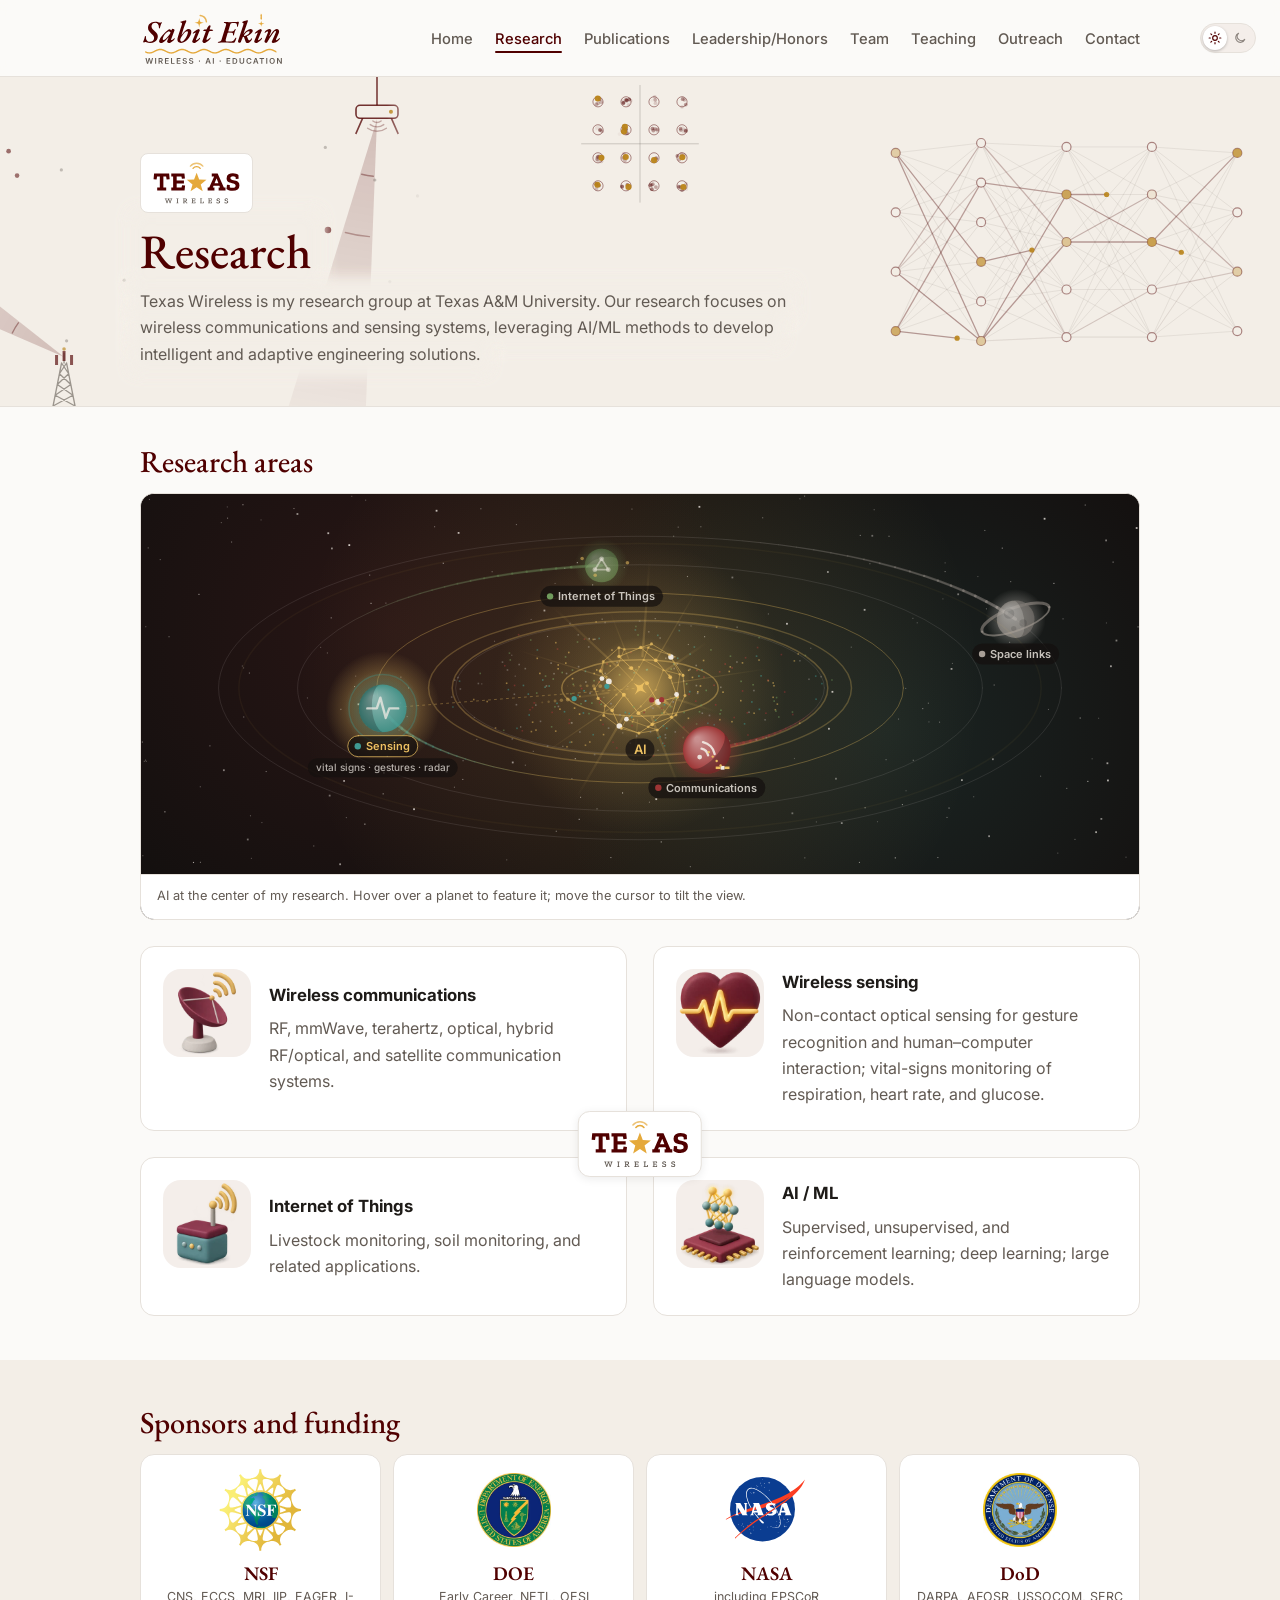
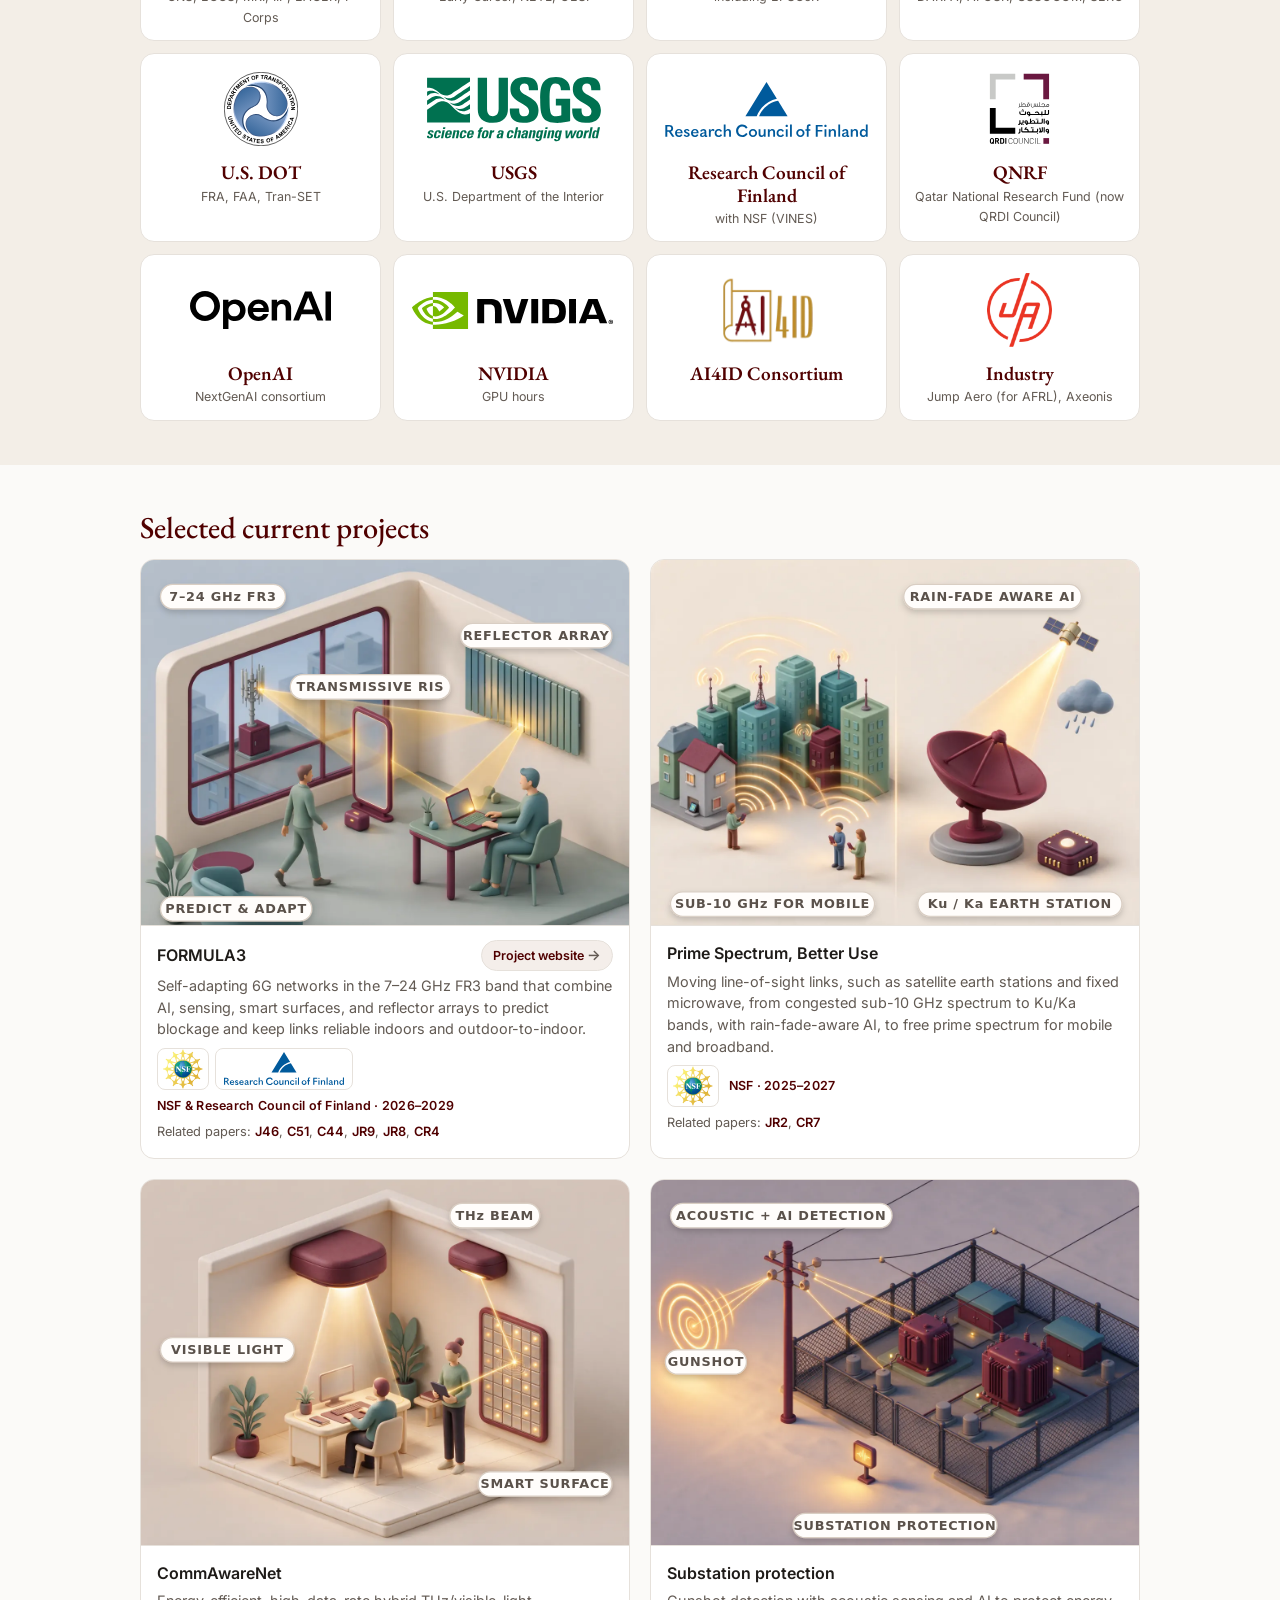
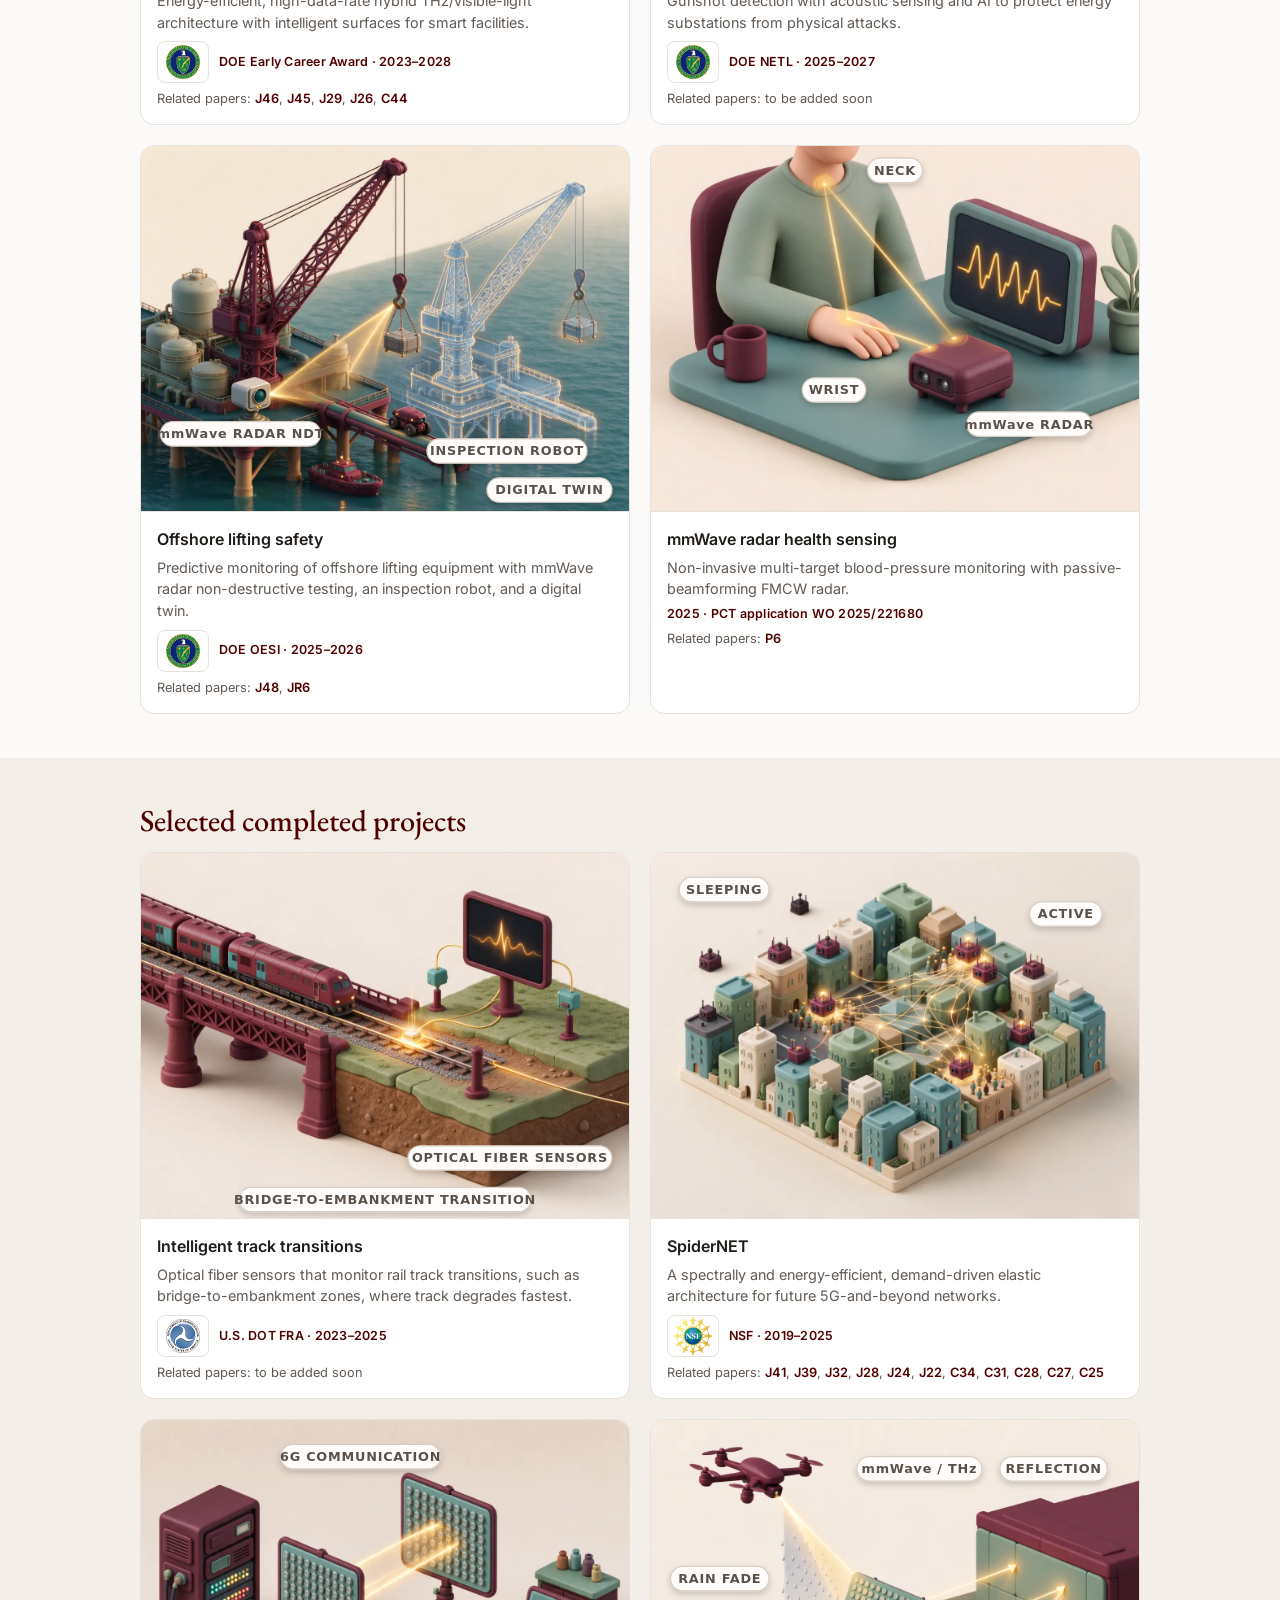
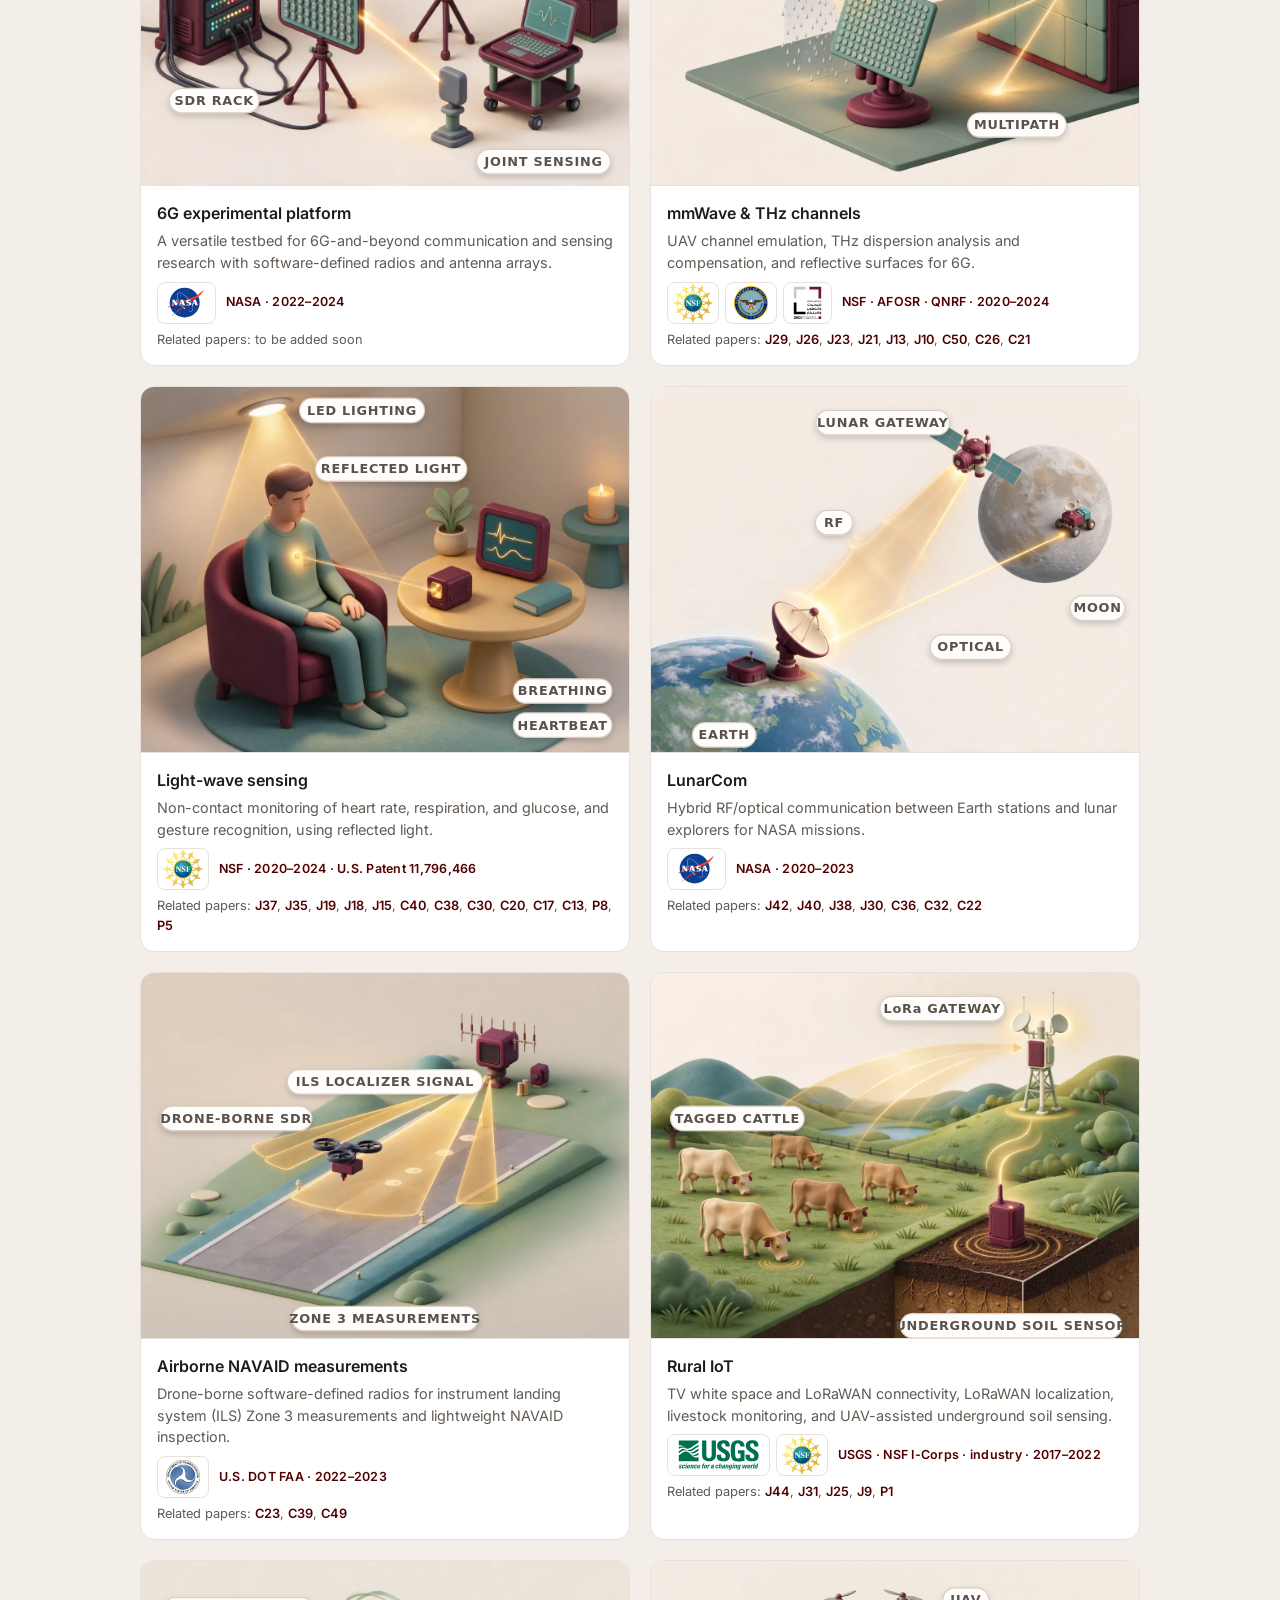
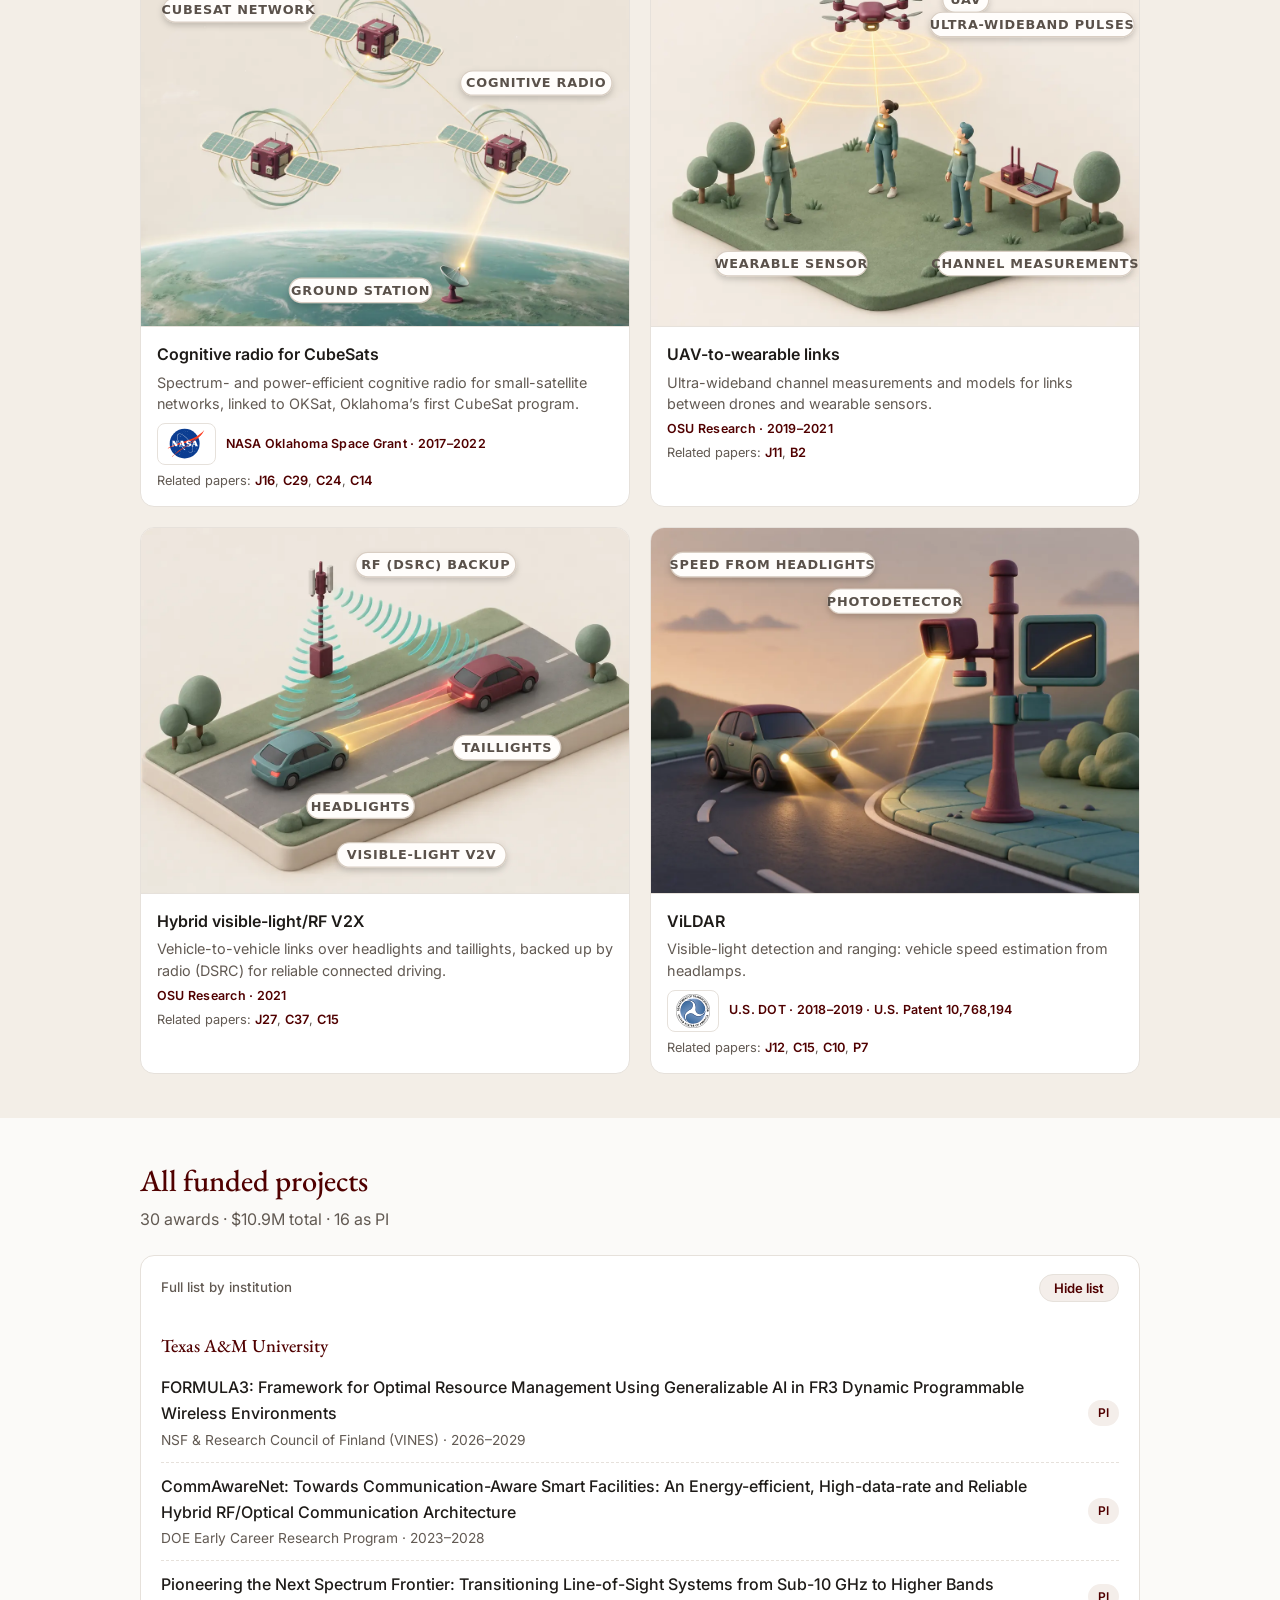
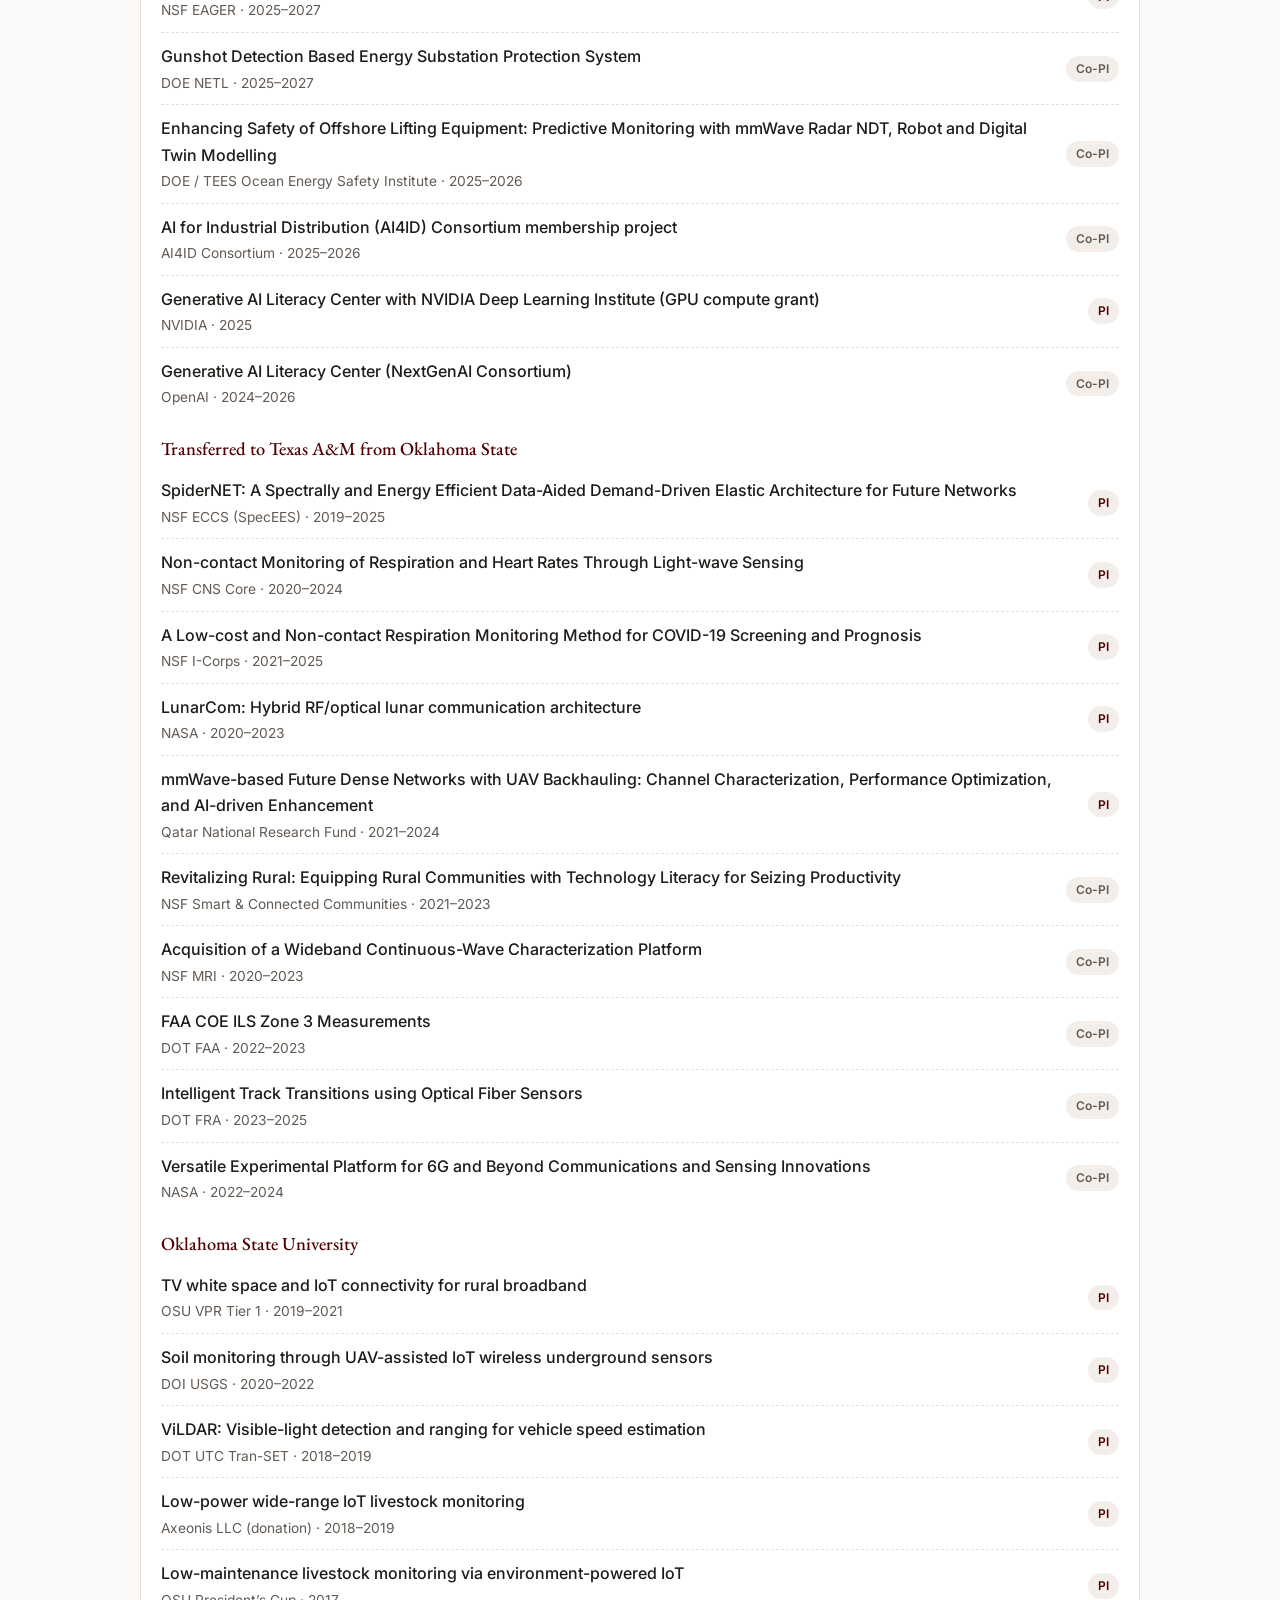
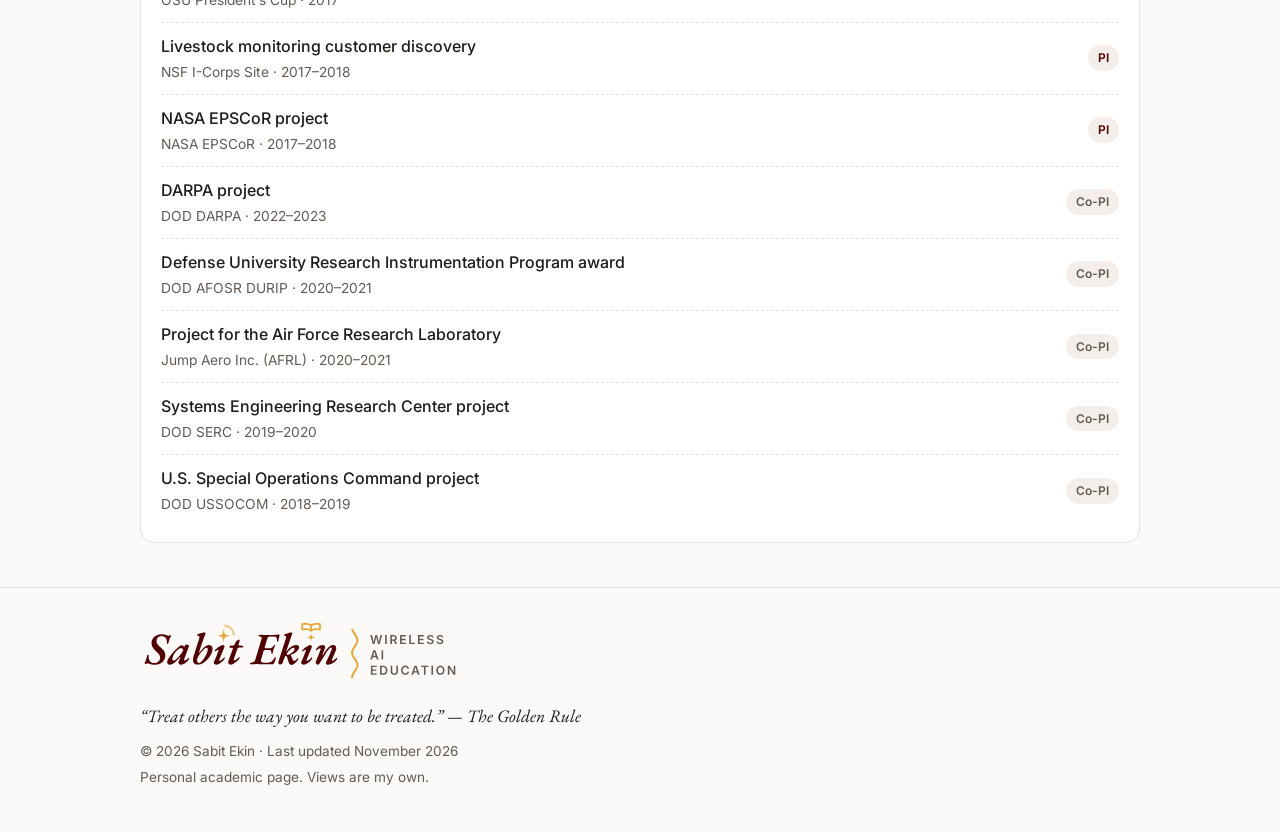
<file: research.html>
<!doctype html>
<html lang="en">
<head>
<meta charset="utf-8">
<meta name="viewport" content="width=device-width, initial-scale=1">
<script>try { var t = localStorage.getItem('theme'); if (t === 'light' || t === 'dark') document.documentElement.dataset.theme = t; } catch (e) {} if ('IntersectionObserver' in window) document.documentElement.classList.add('io');</script>
<title>Research · Sabit Ekin</title>
<link rel="icon" href="assets/favicon.svg?v=4" type="image/svg+xml">
<link rel="icon" href="assets/favicon-32.png?v=4" sizes="32x32" type="image/png">
<link rel="apple-touch-icon" href="assets/apple-touch-icon.png?v=4">
<meta name="theme-color" content="#500000">
<meta name="description" content="Sabit Ekin, Texas A&amp;M University: research. My research focuses on wireless communications and sensing systems, leveraging AI/ML methods to develop intelligent and adaptive engineering solutions.">
<meta property="og:title" content="Research · Sabit Ekin">
<meta property="og:description" content="Sabit Ekin, Texas A&amp;M University: research. My research focuses on wireless communications and sensing systems, leveraging AI/ML methods to develop intelligent and adaptive engineering solutions.">
<link rel="canonical" href="https://sabit-ekin.github.io/research.html">
<meta property="og:type" content="website">
<meta property="og:url" content="https://sabit-ekin.github.io/research.html">
<meta property="og:image" content="https://sabit-ekin.github.io/assets/og-card.jpg">
<meta property="og:image:width" content="1200">
<meta property="og:image:height" content="630">
<meta property="og:image:alt" content="Sabit Ekin: Wireless, AI, Education. Associate Professor, Texas A&amp;M University">
<meta name="twitter:card" content="summary_large_image">
<link rel="preconnect" href="https://fonts.googleapis.com">
<link rel="preconnect" href="https://fonts.gstatic.com" crossorigin>
<link href="https://fonts.googleapis.com/css2?family=EB+Garamond:ital,wght@0,500;0,600;1,500&family=Inter:wght@400;500;600&display=swap" rel="stylesheet">
<link rel="stylesheet" href="assets/site.css?v=12">
</head>
<body class="subpage">
<a class="skip" href="#main">Skip to content</a>

<header class="nav">
  <div class="wrap">
    <a class="brand" href="./"><picture><source media="(prefers-color-scheme: dark)" srcset="assets/brand/signature-c3-dark-anim.svg"><img class="brand-name" src="assets/brand/signature-c3-light-anim.svg" alt="Sabit Ekin, Wireless, AI, Education" width="157" height="58"></picture></a>
    <nav aria-label="Site">
      <button class="menu-btn" type="button" aria-expanded="false" aria-controls="nav-list">Menu</button>
      <ul id="nav-list">
        <li><a href="./">Home</a></li>
        <li><a href="research.html">Research</a></li>
        <li><a href="publications.html">Publications</a></li>
        <li><a href="leadership.html">Leadership/Honors</a></li>
        <li><a href="team.html">Team</a></li>
        <li><a href="teaching.html">Teaching</a></li>
        <li><a href="outreach.html">Outreach</a></li>
        <li><a href="./#contact">Contact</a></li>
      </ul>
    </nav>
    <div class="theme"><button class="theme-toggle" type="button" role="switch" aria-checked="false" aria-label="Dark mode" title="Switch light or dark mode"><span class="tt-ic"><svg class="i-light" viewBox="0 0 24 24" aria-hidden="true"><circle cx="12" cy="12" r="4"/><path d="M12 2v2M12 20v2M4.9 4.9l1.4 1.4M17.7 17.7l1.4 1.4M2 12h2M20 12h2M4.9 19.1l1.4-1.4M17.7 6.3l1.4-1.4"/></svg><svg class="i-dark" viewBox="0 0 24 24" aria-hidden="true"><path d="M20 14.5A8 8 0 1 1 9.5 4a6.5 6.5 0 0 0 10.5 10.5z"/></svg></span><span class="tt-knob"><svg class="i-light" viewBox="0 0 24 24" aria-hidden="true"><circle cx="12" cy="12" r="4"/><path d="M12 2v2M12 20v2M4.9 4.9l1.4 1.4M17.7 17.7l1.4 1.4M2 12h2M20 12h2M4.9 19.1l1.4-1.4M17.7 6.3l1.4-1.4"/></svg><svg class="i-dark" viewBox="0 0 24 24" aria-hidden="true"><path d="M20 14.5A8 8 0 1 1 9.5 4a6.5 6.5 0 0 0 10.5 10.5z"/></svg></span></button></div>
  </div>
</header>
<script src="assets/theme.js?v=2"></script>

<main id="main">
  <div class="wrap">

    <!-- Research -->
    <section id="research" aria-labelledby="research-h">
      <img class="logo" src="assets/texas-wireless-logo.svg" alt="Texas Wireless logo" width="213" height="108">
      <h1 id="research-h">Research</h1>
      <p class="lede">Texas Wireless is my research group at Texas A&amp;M University. Our research focuses on wireless communications and sensing systems, leveraging AI/ML methods to develop intelligent and adaptive engineering solutions.</p>
      <h2 class="sub" id="areas-h">Research areas</h2>
      <figure class="sky" id="sky">
        <canvas role="img" aria-label="Animation: AI at the center, drawn as a glowing neural network, with four research areas orbiting it as planets: communications, sensing, Internet of Things, and space links. Data from each area flows into the AI core."></canvas>
        <figcaption>AI at the center of my research. Hover over a planet to feature it; move the cursor to tilt the view.</figcaption>
      </figure>
      <div class="grid2 areas">
        <div class="card area"><figure class="afig"><img src="assets/research/icon-comms.webp?v=2" alt="Icon: a satellite dish sending radio waves" width="256" height="256" loading="lazy"></figure><div class="abody"><h2>Wireless communications</h2><p>RF, mmWave, terahertz, optical, hybrid RF/optical, and satellite communication systems.</p></div></div>
        <div class="card area"><figure class="afig"><img src="assets/research/icon-sensing.webp?v=2" alt="Icon: a heart with a pulse waveform" width="256" height="256" loading="lazy"></figure><div class="abody"><h2>Wireless sensing</h2><p>Non-contact optical sensing for gesture recognition and human–computer interaction; vital-signs monitoring of respiration, heart rate, and glucose.</p></div></div>
        <div class="card area"><figure class="afig"><img src="assets/research/icon-iot.webp?v=2" alt="Icon: a sensor node with an antenna sending radio waves" width="256" height="256" loading="lazy"></figure><div class="abody"><h2>Internet of Things</h2><p>Livestock monitoring, soil monitoring, and related applications.</p></div></div>
        <div class="card area"><figure class="afig"><img src="assets/research/icon-ai.webp?v=2" alt="Icon: an AI chip with a neural network rising from it" width="256" height="256" loading="lazy"></figure><div class="abody"><h2>AI / ML</h2><p>Supervised, unsupervised, and reinforcement learning; deep learning; large language models.</p></div></div>
        <img class="logo hub" src="assets/texas-wireless-logo.svg" alt="Texas Wireless logo" width="213" height="108">
      </div>
    </section>

    <section class="part" aria-labelledby="sponsors-and-funding-h">
      <h2 class="sub" id="sponsors-and-funding-h">Sponsors and funding</h2>
      <ul class="sponsors">
        <li><span class="logo"><img class="lg" src="assets/sponsors/nsf.svg" alt="" loading="lazy"></span><b>NSF</b><span>CNS, ECCS, MRI, IIP, EAGER, I-Corps</span></li>
        <li><span class="logo"><img src="assets/sponsors/doe.webp" alt="" loading="lazy"></span><b>DOE</b><span>Early Career, NETL, OESI</span></li>
        <li><span class="logo"><img src="assets/sponsors/nasa.svg" alt="" loading="lazy"></span><b>NASA</b><span>including EPSCoR</span></li>
        <li><span class="logo"><img src="assets/sponsors/dod.webp" alt="" loading="lazy"></span><b>DoD</b><span>DARPA, AFOSR, USSOCOM, SERC</span></li>
        <li><span class="logo"><img src="assets/sponsors/dot.svg" alt="" loading="lazy"></span><b>U.S. DOT</b><span>FRA, FAA, Tran-SET</span></li>
        <li><span class="logo"><img src="assets/sponsors/usgs.svg" alt="" loading="lazy"></span><b>USGS</b><span>U.S. Department of the Interior</span></li>
        <li><span class="logo"><img src="assets/sponsors/rcf.svg" alt="" loading="lazy"></span><b>Research Council of Finland</b><span>with NSF (VINES)</span></li>
        <li><span class="logo"><img src="assets/sponsors/qrdi.svg" alt="" loading="lazy"></span><b>QNRF</b><span>Qatar National Research Fund (now QRDI Council)</span></li>
        <li><span class="logo"><img class="sm" src="assets/sponsors/openai.svg" alt="" loading="lazy"></span><b>OpenAI</b><span>NextGenAI consortium</span></li>
        <li><span class="logo"><img src="assets/sponsors/nvidia.svg" alt="" loading="lazy"></span><b>NVIDIA</b><span>GPU hours</span></li>
        <li><span class="logo"><img src="assets/sponsors/ai4id.webp" alt="" loading="lazy"></span><b>AI4ID Consortium</b><span></span></li>
        <li><span class="logo"><img src="assets/sponsors/jumpaero.webp" alt="" loading="lazy"></span><b>Industry</b><span>Jump Aero (for AFRL), Axeonis</span></li>
      </ul>
    </section>

    <section class="part" aria-labelledby="selected-current-projects-h">
      <h2 class="sub" id="selected-current-projects-h">Selected current projects</h2>
      <div class="projects">
        <div class="project"><figure class="pfig"><img src="assets/projects/formula3.svg?v=20261022" alt="FORMULA3: an AI controller predicts blockage and reconfigures a transmissive smart surface on a window and a metallic reflector array indoors so that an upper mid-band (FR3) link from an outdoor base station reaches a user while another person walks through the room" loading="lazy"></figure><div class="pbody"><div class="ptitle"><b>FORMULA3</b><a class="site" href="https://vines-formula3.github.io/">Project website <span aria-hidden="true">→</span></a></div><span>Self-adapting 6G networks in the 7–24 GHz FR3 band that combine AI, sensing, smart surfaces, and reflector arrays to predict blockage and keep links reliable indoors and outdoor-to-indoor.</span><div class="fund"><span class="flogos"><span class="fl"><img src="assets/sponsors/nsf.svg" alt="" loading="lazy"></span><span class="fl"><img src="assets/sponsors/rcf.svg" alt="" loading="lazy"></span></span><em>NSF &amp; Research Council of Finland · 2026–2029</em></div><span class="cites">Related papers: <a href="publications.html#J46" aria-label="J46: Signal Whisperers: Enhancing Wireless Reception Using DRL-Guided Reflector Arrays" title="Signal Whisperers: Enhancing Wireless Reception Using DRL-Guided Reflector Arrays">J46</a>, <a href="publications.html#C51" aria-label="C51: Learning to Focus: CSI-Free Hierarchical MARL for Reconfigurable Reflectors" title="Learning to Focus: CSI-Free Hierarchical MARL for Reconfigurable Reflectors">C51</a>, <a href="publications.html#C44" aria-label="C44: Guiding Wireless Signals with Arrays of Metallic Linear Fresnel Reflectors: A Low-cost, Frequency-versatile, and Practical Approach" title="Guiding Wireless Signals with Arrays of Metallic Linear Fresnel Reflectors: A Low-cost, Frequency-versatile, and Practical Approach">C44</a>, <a href="publications.html#JR9" aria-label="JR9: Can a Passive Reflector Replace an Access Point? Joint Indoor Placement of Access Points and Reflectors via Differentiable Ray Tracing" title="Can a Passive Reflector Replace an Access Point? Joint Indoor Placement of Access Points and Reflectors via Differentiable Ray Tracing">JR9</a>, <a href="publications.html#JR8" aria-label="JR8: Learning to Reflect: Hierarchical Multi-Agent Reinforcement Learning for CSI-Free mmWave Beam-Focusing" title="Learning to Reflect: Hierarchical Multi-Agent Reinforcement Learning for CSI-Free mmWave Beam-Focusing">JR8</a>, <a href="publications.html#CR4" aria-label="CR4: Bypassing the CSI Bottleneck: MARL-Driven Spatial Control for Reflector Arrays" title="Bypassing the CSI Bottleneck: MARL-Driven Spatial Control for Reflector Arrays">CR4</a></span></div></div>
        <div class="project"><figure class="pfig"><img src="assets/projects/prime-spectrum.svg?v=20261022" alt="Spectrum reallocation: line-of-sight satellite links move from congested sub-10 GHz spectrum to Ku and Ka bands, with AI rain-fade prediction, freeing the lower bands for mobile and broadband coverage in cities" loading="lazy"></figure><div class="pbody"><b>Prime Spectrum, Better Use</b><span>Moving line-of-sight links, such as satellite earth stations and fixed microwave, from congested sub-10 GHz spectrum to Ku/Ka bands, with rain-fade-aware AI, to free prime spectrum for mobile and broadband.</span><div class="fund"><span class="flogos"><span class="fl"><img src="assets/sponsors/nsf.svg" alt="" loading="lazy"></span></span><em>NSF · 2025–2027</em></div><span class="cites">Related papers: <a href="publications.html#JR2" aria-label="JR2: Prime Spectrum, Better Use: A National Proposal for Selective Migration of Line-of-Sight Services from Below to Above 10 GHz" title="Prime Spectrum, Better Use: A National Proposal for Selective Migration of Line-of-Sight Services from Below to Above 10 GHz">JR2</a>, <a href="publications.html#CR7" aria-label="CR7: Service-Preserving Migration of C-Band Satellite Distribution Links to Ku and Ka Bands" title="Service-Preserving Migration of C-Band Satellite Distribution Links to Ku and Ka Bands">CR7</a></span></div></div>
        <div class="project"><figure class="pfig"><img src="assets/projects/commawarenet.svg?v=20261022" alt="Hybrid terahertz and visible-light network in a smart room: a ceiling luminaire lights a desk user while its terahertz beam is redirected by a smart surface to a second user" loading="lazy"></figure><div class="pbody"><b>CommAwareNet</b><span>Energy-efficient, high-data-rate hybrid THz/visible-light architecture with intelligent surfaces for smart facilities.</span><div class="fund"><span class="flogos"><span class="fl"><img src="assets/sponsors/doe.webp" alt="" loading="lazy"></span></span><em>DOE Early Career Award · 2023–2028</em></div><span class="cites">Related papers: <a href="publications.html#J46" aria-label="J46: Signal Whisperers: Enhancing Wireless Reception Using DRL-Guided Reflector Arrays" title="Signal Whisperers: Enhancing Wireless Reception Using DRL-Guided Reflector Arrays">J46</a>, <a href="publications.html#J45" aria-label="J45: A Perspective on the Impact of Group Delay Dispersion in Future Terahertz Wireless Systems" title="A Perspective on the Impact of Group Delay Dispersion in Future Terahertz Wireless Systems">J45</a>, <a href="publications.html#J29" aria-label="J29: Fundamental Performance Limits on Terahertz Wireless Links Imposed by Group Velocity Dispersion" title="Fundamental Performance Limits on Terahertz Wireless Links Imposed by Group Velocity Dispersion">J29</a>, <a href="publications.html#J26" aria-label="J26: Dispersion from Diffuse Reflectors and its Effect on Terahertz Wireless Communication Performance" title="Dispersion from Diffuse Reflectors and its Effect on Terahertz Wireless Communication Performance">J26</a>, <a href="publications.html#C44" aria-label="C44: Guiding Wireless Signals with Arrays of Metallic Linear Fresnel Reflectors: A Low-cost, Frequency-versatile, and Practical Approach" title="Guiding Wireless Signals with Arrays of Metallic Linear Fresnel Reflectors: A Low-cost, Frequency-versatile, and Practical Approach">C44</a></span></div></div>
        <div class="project"><figure class="pfig"><img src="assets/projects/substation.svg?v=20261022" alt="Gunshot detection for energy substation protection: acoustic sensors on a pole detect a gunshot near a fenced substation and alert grid operators" loading="lazy"></figure><div class="pbody"><b>Substation protection</b><span>Gunshot detection with acoustic sensing and AI to protect energy substations from physical attacks.</span><div class="fund"><span class="flogos"><span class="fl"><img src="assets/sponsors/doe.webp" alt="" loading="lazy"></span></span><em>DOE NETL · 2025–2027</em></div><span class="cites">Related papers: to be added soon</span></div></div>
        <div class="project"><figure class="pfig"><img src="assets/projects/offshore.svg?v=20261022" alt="Offshore lifting safety: on an offshore platform, a millimeter-wave radar inspects the crane wire and hook, a small robot inspects the structure, and a digital twin predicts problems" loading="lazy"></figure><div class="pbody"><b>Offshore lifting safety</b><span>Predictive monitoring of offshore lifting equipment with mmWave radar non-destructive testing, an inspection robot, and a digital twin.</span><div class="fund"><span class="flogos"><span class="fl"><img src="assets/sponsors/doe.webp" alt="" loading="lazy"></span></span><em>DOE OESI · 2025–2026</em></div><span class="cites">Related papers: <a href="publications.html#J48" aria-label="J48: Enhanced Efficiency and Accuracy for Synthetic Aperture Radar Image Reconstruction Based on a Hybrid Range Migration and Back Projection Algorithm" title="Enhanced Efficiency and Accuracy for Synthetic Aperture Radar Image Reconstruction Based on a Hybrid Range Migration and Back Projection Algorithm">J48</a>, <a href="publications.html#JR6" aria-label="JR6: An Array Antenna Approach to Near Field SAR: Theory, Design and Validation" title="An Array Antenna Approach to Near Field SAR: Theory, Design and Validation">JR6</a></span></div></div>
        <div class="project"><figure class="pfig"><img src="assets/projects/radar-bp.svg?v=20261022" alt="Non-invasive blood-pressure sensing: a millimeter-wave radar on a desk steers beams to a seated person’s wrist and neck at the same time and recovers the arterial pulse waveform" loading="lazy"></figure><div class="pbody"><b>mmWave radar health sensing</b><span>Non-invasive multi-target blood-pressure monitoring with passive-beamforming FMCW radar.</span><em>2025 · PCT application WO 2025/221680</em><span class="cites">Related papers: <a href="publications.html#P6" aria-label="P6: Non-Invasive Multi-Target Blood Pressure Monitoring using Passive Beamforming mmWave FMCW Radar" title="Non-Invasive Multi-Target Blood Pressure Monitoring using Passive Beamforming mmWave FMCW Radar">P6</a></span></div></div>
      </div>
    </section>

    <section class="part" aria-labelledby="selected-completed-projects-h">
      <h2 class="sub" id="selected-completed-projects-h">Selected completed projects</h2>
      <div class="projects">
        <div class="project"><figure class="pfig"><img src="assets/projects/rail.svg?v=20261022" alt="Intelligent rail track transitions: optical fiber sensors along the rail measure strain where a bridge meets the embankment as a train passes, and a monitor flags the weak spot" loading="lazy"></figure><div class="pbody"><b>Intelligent track transitions</b><span>Optical fiber sensors that monitor rail track transitions, such as bridge-to-embankment zones, where track degrades fastest.</span><div class="fund"><span class="flogos"><span class="fl"><img src="assets/sponsors/dot.svg" alt="" loading="lazy"></span></span><em>U.S. DOT FRA · 2023–2025</em></div><span class="cites">Related papers: to be added soon</span></div></div>
        <div class="project"><figure class="pfig"><img src="assets/projects/spidernet.svg?v=20261022" alt="Demand-driven elastic network over a city: base stations near users are switched on and linked in a web, while idle ones sleep to save energy" loading="lazy"></figure><div class="pbody"><b>SpiderNET</b><span>A spectrally and energy-efficient, demand-driven elastic architecture for future 5G-and-beyond networks.</span><div class="fund"><span class="flogos"><span class="fl"><img src="assets/sponsors/nsf.svg" alt="" loading="lazy"></span></span><em>NSF · 2019–2025</em></div><span class="cites">Related papers: <a href="publications.html#J41" aria-label="J41: Risk-Aware Reinforcement Learning Framework for User-Centric O-RAN" title="Risk-Aware Reinforcement Learning Framework for User-Centric O-RAN">J41</a>, <a href="publications.html#J39" aria-label="J39: User-Centric Communication With Aerial Network for 6G: A Reinforcement Learning Approach" title="User-Centric Communication With Aerial Network for 6G: A Reinforcement Learning Approach">J39</a>, <a href="publications.html#J32" aria-label="J32: D-RAN: A DRL-Based Demand-Driven Elastic User-Centric RAN Optimization for 6G &amp; Beyond" title="D-RAN: A DRL-Based Demand-Driven Elastic User-Centric RAN Optimization for 6G &amp; Beyond">J32</a>, <a href="publications.html#J28" aria-label="J28: Embracing Complexity: Agent-based Modeling for HetNets Design and Optimization via Concurrent Reinforcement Learning Algorithms" title="Embracing Complexity: Agent-based Modeling for HetNets Design and Optimization via Concurrent Reinforcement Learning Algorithms">J28</a>, <a href="publications.html#J24" aria-label="J24: SpiderNet: Spectrally Efficient and Energy Efficient Data Aided Demand Driven Elastic Architecture for 6G" title="SpiderNet: Spectrally Efficient and Energy Efficient Data Aided Demand Driven Elastic Architecture for 6G">J24</a>, <a href="publications.html#J22" aria-label="J22: Analysis of Area Spectral and Energy Efficiency in a CoMP-Enabled User-Centric Cloud RAN" title="Analysis of Area Spectral and Energy Efficiency in a CoMP-Enabled User-Centric Cloud RAN">J22</a>, <a href="publications.html#C34" aria-label="C34: Positioning Error Impact Compensation through Data-Driven Optimization in User-Centric Networks" title="Positioning Error Impact Compensation through Data-Driven Optimization in User-Centric Networks">C34</a>, <a href="publications.html#C31" aria-label="C31: Learning-Aided Demand-Driven Elastic Architecture for 6G &amp; Beyond" title="Learning-Aided Demand-Driven Elastic Architecture for 6G &amp; Beyond">C31</a>, <a href="publications.html#C28" aria-label="C28: Complex Agent-based Modeling for HetNets Design and Optimization" title="Complex Agent-based Modeling for HetNets Design and Optimization">C28</a>, <a href="publications.html#C27" aria-label="C27: Is CoMP Beneficial In User-Centered Wireless Networks?" title="Is CoMP Beneficial In User-Centered Wireless Networks?">C27</a>, <a href="publications.html#C25" aria-label="C25: Towards Positioning Error Impact Characterization and Minimization in User-Centric RAN" title="Towards Positioning Error Impact Characterization and Minimization in User-Centric RAN">C25</a></span></div></div>
        <div class="project"><figure class="pfig"><img src="assets/projects/testbed-6g.svg?v=20261022" alt="Versatile 6G experimental platform: a rack of software-defined radios drives two antenna arrays that communicate with each other and sense a target at the same time, monitored from a laptop" loading="lazy"></figure><div class="pbody"><b>6G experimental platform</b><span>A versatile testbed for 6G-and-beyond communication and sensing research with software-defined radios and antenna arrays.</span><div class="fund"><span class="flogos"><span class="fl"><img src="assets/sponsors/nasa.svg" alt="" loading="lazy"></span></span><em>NASA · 2022–2024</em></div><span class="cites">Related papers: to be added soon</span></div></div>
        <div class="project"><figure class="pfig"><img src="assets/projects/mmwave-thz.svg?v=20261022" alt="Millimeter-wave and terahertz channels: a drone sends a narrow beam to a ground phased array while rain attenuates the link and a building and the ground create reflected multipath" loading="lazy"></figure><div class="pbody"><b>mmWave &amp; THz channels</b><span>UAV channel emulation, THz dispersion analysis and compensation, and reflective surfaces for 6G.</span><div class="fund"><span class="flogos"><span class="fl"><img src="assets/sponsors/nsf.svg" alt="" loading="lazy"></span><span class="fl"><img src="assets/sponsors/dod.webp" alt="" loading="lazy"></span><span class="fl"><img src="assets/sponsors/qrdi.svg" alt="" loading="lazy"></span></span><em>NSF · AFOSR · QNRF · 2020–2024</em></div><span class="cites">Related papers: <a href="publications.html#J29" aria-label="J29: Fundamental Performance Limits on Terahertz Wireless Links Imposed by Group Velocity Dispersion" title="Fundamental Performance Limits on Terahertz Wireless Links Imposed by Group Velocity Dispersion">J29</a>, <a href="publications.html#J26" aria-label="J26: Dispersion from Diffuse Reflectors and its Effect on Terahertz Wireless Communication Performance" title="Dispersion from Diffuse Reflectors and its Effect on Terahertz Wireless Communication Performance">J26</a>, <a href="publications.html#J23" aria-label="J23: M-ary Quadrature Amplitude Modulation Order Optimization for Terahertz Wireless Communications over Dispersive Channels" title="M-ary Quadrature Amplitude Modulation Order Optimization for Terahertz Wireless Communications over Dispersive Channels">J23</a>, <a href="publications.html#J21" aria-label="J21: Emulating UAV Motion by Utilizing Robotic Arm for mmWave Wireless Channel Characterization" title="Emulating UAV Motion by Utilizing Robotic Arm for mmWave Wireless Channel Characterization">J21</a>, <a href="publications.html#J13" aria-label="J13: Compensating Atmospheric Channel Dispersion for Terahertz Wireless Communication" title="Compensating Atmospheric Channel Dispersion for Terahertz Wireless Communication">J13</a>, <a href="publications.html#J10" aria-label="J10: A Perspective on Terahertz Next-Generation Wireless Communications" title="A Perspective on Terahertz Next-Generation Wireless Communications">J10</a>, <a href="publications.html#C50" aria-label="C50: Quantifying the Reality Gap for RL-Based UAV Placement at mmWave and Sub-THz" title="Quantifying the Reality Gap for RL-Based UAV Placement at mmWave and Sub-THz">C50</a>, <a href="publications.html#C26" aria-label="C26: Propeller Effects on mmWave UAV Channels: A Statistical and Empirical Modeling Study" title="Propeller Effects on mmWave UAV Channels: A Statistical and Empirical Modeling Study">C26</a>, <a href="publications.html#C21" aria-label="C21: De-embedding Motion Artifacts from Robotic Arm Assisted Propagation Measurements" title="De-embedding Motion Artifacts from Robotic Arm Assisted Propagation Measurements">C21</a></span></div></div>
        <div class="project"><figure class="pfig"><img src="assets/projects/lightwave-sensing.svg?v=20261022" alt="Non-contact light-wave sensing: a ceiling lamp lights a seated person, a photodetector on the desk captures light reflected from the chest, and the signal reveals breathing and heartbeat" loading="lazy"></figure><div class="pbody"><b>Light-wave sensing</b><span>Non-contact monitoring of heart rate, respiration, and glucose, and gesture recognition, using reflected light.</span><div class="fund"><span class="flogos"><span class="fl"><img src="assets/sponsors/nsf.svg" alt="" loading="lazy"></span></span><em>NSF · 2020–2024 · U.S. Patent 11,796,466</em></div><span class="cites">Related papers: <a href="publications.html#J37" aria-label="J37: Noncontact Respiratory Anomaly Detection Using Infrared Light-Wave Sensing" title="Noncontact Respiratory Anomaly Detection Using Infrared Light-Wave Sensing">J37</a>, <a href="publications.html#J35" aria-label="J35: Fundamental limits of light-wave sensing for non-contact respiration monitoring" title="Fundamental limits of light-wave sensing for non-contact respiration monitoring">J35</a>, <a href="publications.html#J19" aria-label="J19: Non-Contact Vital Signs Monitoring Through Visible Light Sensing" title="Non-Contact Vital Signs Monitoring Through Visible Light Sensing">J19</a>, <a href="publications.html#J18" aria-label="J18: Towards Non-Contact Glucose Sensing in Aqueous Turbid Medium at 1.1 Meters Distance" title="Towards Non-Contact Glucose Sensing in Aqueous Turbid Medium at 1.1 Meters Distance">J18</a>, <a href="publications.html#J15" aria-label="J15: Gesture Recognition Using Reflected Visible and Infrared Lightwave Signals" title="Gesture Recognition Using Reflected Visible and Infrared Lightwave Signals">J15</a>, <a href="publications.html#C40" aria-label="C40: Evolutionary Optimization of 1D-CNN for Non-contact Respiration Pattern Classification" title="Evolutionary Optimization of 1D-CNN for Non-contact Respiration Pattern Classification">C40</a>, <a href="publications.html#C38" aria-label="C38: Respiratory Anomaly Detection Using Reflected Infrared Light-Wave Signals" title="Respiratory Anomaly Detection Using Reflected Infrared Light-Wave Signals">C38</a>, <a href="publications.html#C30" aria-label="C30: Hand Gesture Recognition through Reflected Infrared Light Wave Signals" title="Hand Gesture Recognition through Reflected Infrared Light Wave Signals">C30</a>, <a href="publications.html#C20" aria-label="C20: Non-Contact Vital Signs Monitoring Through Visible Light Sensing" title="Non-Contact Vital Signs Monitoring Through Visible Light Sensing">C20</a>, <a href="publications.html#C17" aria-label="C17: A New Paradigm for Non-contact Vitals Monitoring using Visible Light Sensing" title="A New Paradigm for Non-contact Vitals Monitoring using Visible Light Sensing">C17</a>, <a href="publications.html#C13" aria-label="C13: Indoor Occupancy Estimation using Visible Light Sensing (VLS) System" title="Indoor Occupancy Estimation using Visible Light Sensing (VLS) System">C13</a>, <a href="publications.html#P8" aria-label="P8: System and Method of Non-Contact Glucose Sensing" title="System and Method of Non-Contact Glucose Sensing">P8</a>, <a href="publications.html#P5" aria-label="P5: System and Method of Noncontact Vital Signs Monitoring Through Light Sensing" title="System and Method of Noncontact Vital Signs Monitoring Through Light Sensing">P5</a></span></div></div>
        <div class="project"><figure class="pfig"><img src="assets/projects/lunarcom.svg?v=20261022" alt="Hybrid lunar communication: a ground station on Earth reaches a lunar gateway and a rover on the Moon through both a wide radio link and a narrow optical laser link" loading="lazy"></figure><div class="pbody"><b>LunarCom</b><span>Hybrid RF/optical communication between Earth stations and lunar explorers for NASA missions.</span><div class="fund"><span class="flogos"><span class="fl"><img src="assets/sponsors/nasa.svg" alt="" loading="lazy"></span></span><em>NASA · 2020–2023</em></div><span class="cites">Related papers: <a href="publications.html#J42" aria-label="J42: Free-Space Optical Channel Turbulence Prediction: A Machine Learning Approach" title="Free-Space Optical Channel Turbulence Prediction: A Machine Learning Approach">J42</a>, <a href="publications.html#J40" aria-label="J40: Optimizing Non-Terrestrial Hybrid RF/FSO Links With Reinforcement Learning: Navigating Through Clouds" title="Optimizing Non-Terrestrial Hybrid RF/FSO Links With Reinforcement Learning: Navigating Through Clouds">J40</a>, <a href="publications.html#J38" aria-label="J38: Anticipating Optical Availability in Hybrid RF/FSO Links Using RF Beacons and Deep Learning" title="Anticipating Optical Availability in Hybrid RF/FSO Links Using RF Beacons and Deep Learning">J38</a>, <a href="publications.html#J30" aria-label="J30: Toward a Hybrid RF/Optical Lunar Communication System (LunarComm)" title="Toward a Hybrid RF/Optical Lunar Communication System (LunarComm)">J30</a>, <a href="publications.html#C36" aria-label="C36: Channel Measurements for Switching Strategies in Hybrid RF/Optical Communications" title="Channel Measurements for Switching Strategies in Hybrid RF/Optical Communications">C36</a>, <a href="publications.html#C32" aria-label="C32: Enhancing Performance in Hybrid RF/FSO Systems: Leveraging Level Crossing Rate for Seamless Switching" title="Enhancing Performance in Hybrid RF/FSO Systems: Leveraging Level Crossing Rate for Seamless Switching">C32</a>, <a href="publications.html#C22" aria-label="C22: Towards High Data Rate Hybrid RF/Optical Lunar Communication Architecture" title="Towards High Data Rate Hybrid RF/Optical Lunar Communication Architecture">C22</a></span></div></div>
        <div class="project"><figure class="pfig"><img src="assets/projects/faa-ils.svg?v=20261022" alt="FAA instrument landing system measurements: a drone carrying a software-defined radio flies the approach path and measures the localizer signal from the antenna array at the end of the runway" loading="lazy"></figure><div class="pbody"><b>Airborne NAVAID measurements</b><span>Drone-borne software-defined radios for instrument landing system (ILS) Zone 3 measurements and lightweight NAVAID inspection.</span><div class="fund"><span class="flogos"><span class="fl"><img src="assets/sponsors/dot.svg" alt="" loading="lazy"></span></span><em>U.S. DOT FAA · 2022–2023</em></div><span class="cites">Related papers: <a href="publications.html#C23" aria-label="C23: Unmanned Measurement of an ILS System Using a Software Defined Radio" title="Unmanned Measurement of an ILS System Using a Software Defined Radio">C23</a>, <a href="publications.html#C39" aria-label="C39: Propeller Modulation Equalization via Reference Tones" title="Propeller Modulation Equalization via Reference Tones">C39</a>, <a href="publications.html#C49" aria-label="C49: Experimental Study of ILS Recovery Under Propeller Modulation Using a Reference Tone" title="Experimental Study of ILS Recovery Under Propeller Modulation Using a Reference Tone">C49</a></span></div></div>
        <div class="project"><figure class="pfig"><img src="assets/projects/rural-iot.svg?v=20261022" alt="Rural Internet of Things: tagged cattle and an underground soil sensor on a farm send data over long-range LoRa radio to a gateway tower on the hill" loading="lazy"></figure><div class="pbody"><b>Rural IoT</b><span>TV white space and LoRaWAN connectivity, LoRaWAN localization, livestock monitoring, and UAV-assisted underground soil sensing.</span><div class="fund"><span class="flogos"><span class="fl"><img src="assets/sponsors/usgs.svg" alt="" loading="lazy"></span><span class="fl"><img src="assets/sponsors/nsf.svg" alt="" loading="lazy"></span></span><em>USGS · NSF I-Corps · industry · 2017–2022</em></div><span class="cites">Related papers: <a href="publications.html#J44" aria-label="J44: Promoting Rural Entrepreneurship through Technology: A Case Study Using Productivity Enhancing Technology Experience Kits (PETE-Kits)" title="Promoting Rural Entrepreneurship through Technology: A Case Study Using Productivity Enhancing Technology Experience Kits (PETE-Kits)">J44</a>, <a href="publications.html#J31" aria-label="J31: Soil Moisture Monitoring Through UAS-Assisted Internet of Things LoRaWAN Wireless Underground Sensors" title="Soil Moisture Monitoring Through UAS-Assisted Internet of Things LoRaWAN Wireless Underground Sensors">J31</a>, <a href="publications.html#J25" aria-label="J25: TV White Space Based Wireless Broadband Internet Connectivity: A Case Study with Implementation Details and Performance Analysis" title="TV White Space Based Wireless Broadband Internet Connectivity: A Case Study with Implementation Details and Performance Analysis">J25</a>, <a href="publications.html#J9" aria-label="J9: RSSI-Based Localization using LoRaWAN Technology" title="RSSI-Based Localization using LoRaWAN Technology">J9</a>, <a href="publications.html#P1" aria-label="P1: Narrowband Internet of Things based Livestock Monitoring and Anomaly Detection Algorithms" title="Narrowband Internet of Things based Livestock Monitoring and Anomaly Detection Algorithms">P1</a></span></div></div>
        <div class="project"><figure class="pfig"><img src="assets/projects/cubesat-cr.svg?v=20261022" alt="Cognitive radio for small satellites: three CubeSats share a network and sense the spectrum, using free channels to reach a ground station on Earth" loading="lazy"></figure><div class="pbody"><b>Cognitive radio for CubeSats</b><span>Spectrum- and power-efficient cognitive radio for small-satellite networks, linked to OKSat, Oklahoma’s first CubeSat program.</span><div class="fund"><span class="flogos"><span class="fl"><img src="assets/sponsors/nasa.svg" alt="" loading="lazy"></span></span><em>NASA Oklahoma Space Grant · 2017–2022</em></div><span class="cites">Related papers: <a href="publications.html#J16" aria-label="J16: Interference Spreading through Random Subcarrier Allocation Technique and Its Error Rate Performance in Cognitive Radio Networks" title="Interference Spreading through Random Subcarrier Allocation Technique and Its Error Rate Performance in Cognitive Radio Networks">J16</a>, <a href="publications.html#C29" aria-label="C29: Flight and Direct to Earth/Space Relay Communication System Architecture for GSFC CubeSat Missions" title="Flight and Direct to Earth/Space Relay Communication System Architecture for GSFC CubeSat Missions">C29</a>, <a href="publications.html#C24" aria-label="C24: S-band Network Analysis and Strategies for LEO Multi-CubeSat Science Missions" title="S-band Network Analysis and Strategies for LEO Multi-CubeSat Science Missions">C24</a>, <a href="publications.html#C14" aria-label="C14: Impact of Secondary User Interference on Primary Network in Cognitive Radio Systems" title="Impact of Secondary User Interference on Primary Network in Cognitive Radio Systems">C14</a></span></div></div>
        <div class="project"><figure class="pfig"><img src="assets/projects/uav-wearables.svg?v=20261022" alt="Drone-to-wearable links: a drone exchanges ultra-wideband pulses with wearable sensors on people below, and the team measures and models these channels" loading="lazy"></figure><div class="pbody"><b>UAV-to-wearable links</b><span>Ultra-wideband channel measurements and models for links between drones and wearable sensors.</span><em>OSU Research · 2019–2021</em><span class="cites">Related papers: <a href="publications.html#J11" aria-label="J11: Unmanned Aerial Vehicle-to-Wearables (UAV2W) Indoor Radio Propagation Channel Measurements and Modeling" title="Unmanned Aerial Vehicle-to-Wearables (UAV2W) Indoor Radio Propagation Channel Measurements and Modeling">J11</a>, <a href="publications.html#B2" aria-label="B2: Ultra-Wide Band Channel Measurements and Modelling for Unmanned Aerial Vehicle-to-Wearables (UAV2W) Systems" title="Ultra-Wide Band Channel Measurements and Modelling for Unmanned Aerial Vehicle-to-Wearables (UAV2W) Systems">B2</a></span></div></div>
        <div class="project"><figure class="pfig"><img src="assets/projects/v2x.svg?v=20261022" alt="Hybrid visible-light and radio vehicle links: a following car talks to the car ahead through headlight and taillight light, while a roadside unit provides a radio backup link to both" loading="lazy"></figure><div class="pbody"><b>Hybrid visible-light/RF V2X</b><span>Vehicle-to-vehicle links over headlights and taillights, backed up by radio (DSRC) for reliable connected driving.</span><em>OSU Research · 2021</em><span class="cites">Related papers: <a href="publications.html#J27" aria-label="J27: Hybrid RF/VLC Systems: A Comprehensive Survey on Network Topologies, Performance Analyses, Applications, and Future Directions" title="Hybrid RF/VLC Systems: A Comprehensive Survey on Network Topologies, Performance Analyses, Applications, and Future Directions">J27</a>, <a href="publications.html#C37" aria-label="C37: Analysis and Empirical Validation of Visible Light Path Loss Model for Vehicular Sensing and Communication" title="Analysis and Empirical Validation of Visible Light Path Loss Model for Vehicular Sensing and Communication">C37</a>, <a href="publications.html#C15" aria-label="C15: Wireless Sensing using Vehicle Headlamps for Intelligent Transportation Systems: Proof of Concept" title="Wireless Sensing using Vehicle Headlamps for Intelligent Transportation Systems: Proof of Concept">C15</a></span></div></div>
        <div class="project"><figure class="pfig"><img src="assets/projects/vildar.svg?v=20261022" alt="Visible-light detection and ranging: an approaching car’s headlights reach a roadside photodetector, and the rising received power over time gives the car’s speed" loading="lazy"></figure><div class="pbody"><b>ViLDAR</b><span>Visible-light detection and ranging: vehicle speed estimation from headlamps.</span><div class="fund"><span class="flogos"><span class="fl"><img src="assets/sponsors/dot.svg" alt="" loading="lazy"></span></span><em>U.S. DOT · 2018–2019 · U.S. Patent 10,768,194</em></div><span class="cites">Related papers: <a href="publications.html#J12" aria-label="J12: ViLDAR: Visible Light Sensing-Based Speed Estimation Using Vehicle Headlamps" title="ViLDAR: Visible Light Sensing-Based Speed Estimation Using Vehicle Headlamps">J12</a>, <a href="publications.html#C15" aria-label="C15: Wireless Sensing using Vehicle Headlamps for Intelligent Transportation Systems: Proof of Concept" title="Wireless Sensing using Vehicle Headlamps for Intelligent Transportation Systems: Proof of Concept">C15</a>, <a href="publications.html#C10" aria-label="C10: ViLDAR: A Novel Speed Estimation System using Visible Light in Vehicles" title="ViLDAR: A Novel Speed Estimation System using Visible Light in Vehicles">C10</a>, <a href="publications.html#P7" aria-label="P7: System and Method for Speed Estimation, Detection and Ranging Using Visible Light in Vehicles" title="System and Method for Speed Estimation, Detection and Ranging Using Visible Light in Vehicles">P7</a></span></div></div>
      </div>
    </section>

    <section class="part" aria-labelledby="funded-h">
      <h2 class="sub" id="funded-h">All funded projects</h2>
      <p class="lede funded">30 awards · $10.9M total · 16 as PI</p>
      <details class="allprojects" open>
        <summary><span class="sr-only">All funded projects: </span><small>Full list by institution</small></summary>
        <h3>Texas A&amp;M University</h3>
        <ul class="awards">
          <li><span class="aw-t">FORMULA3: Framework for Optimal Resource Management Using Generalizable AI in FR3 Dynamic Programmable Wireless Environments</span><span class="aw-m">NSF &amp; Research Council of Finland (VINES) · 2026–2029</span><span class="aw-r pi">PI</span></li>
          <li><span class="aw-t">CommAwareNet: Towards Communication-Aware Smart Facilities: An Energy-efficient, High-data-rate and Reliable Hybrid RF/Optical Communication Architecture</span><span class="aw-m">DOE Early Career Research Program · 2023–2028</span><span class="aw-r pi">PI</span></li>
          <li><span class="aw-t">Pioneering the Next Spectrum Frontier: Transitioning Line-of-Sight Systems from Sub-10 GHz to Higher Bands</span><span class="aw-m">NSF EAGER · 2025–2027</span><span class="aw-r pi">PI</span></li>
          <li><span class="aw-t">Gunshot Detection Based Energy Substation Protection System</span><span class="aw-m">DOE NETL · 2025–2027</span><span class="aw-r">Co-PI</span></li>
          <li><span class="aw-t">Enhancing Safety of Offshore Lifting Equipment: Predictive Monitoring with mmWave Radar NDT, Robot and Digital Twin Modelling</span><span class="aw-m">DOE / TEES Ocean Energy Safety Institute · 2025–2026</span><span class="aw-r">Co-PI</span></li>
          <li><span class="aw-t">AI for Industrial Distribution (AI4ID) Consortium membership project</span><span class="aw-m">AI4ID Consortium · 2025–2026</span><span class="aw-r">Co-PI</span></li>
          <li><span class="aw-t">Generative AI Literacy Center with NVIDIA Deep Learning Institute (GPU compute grant)</span><span class="aw-m">NVIDIA · 2025</span><span class="aw-r pi">PI</span></li>
          <li><span class="aw-t">Generative AI Literacy Center (NextGenAI Consortium)</span><span class="aw-m">OpenAI · 2024–2026</span><span class="aw-r">Co-PI</span></li>
        </ul>
        <h3>Transferred to Texas A&amp;M from Oklahoma State</h3>
        <ul class="awards">
          <li><span class="aw-t">SpiderNET: A Spectrally and Energy Efficient Data-Aided Demand-Driven Elastic Architecture for Future Networks</span><span class="aw-m">NSF ECCS (SpecEES) · 2019–2025</span><span class="aw-r pi">PI</span></li>
          <li><span class="aw-t">Non-contact Monitoring of Respiration and Heart Rates Through Light-wave Sensing</span><span class="aw-m">NSF CNS Core · 2020–2024</span><span class="aw-r pi">PI</span></li>
          <li><span class="aw-t">A Low-cost and Non-contact Respiration Monitoring Method for COVID-19 Screening and Prognosis</span><span class="aw-m">NSF I-Corps · 2021–2025</span><span class="aw-r pi">PI</span></li>
          <li><span class="aw-t">LunarCom: Hybrid RF/optical lunar communication architecture</span><span class="aw-m">NASA · 2020–2023</span><span class="aw-r pi">PI</span></li>
          <li><span class="aw-t">mmWave-based Future Dense Networks with UAV Backhauling: Channel Characterization, Performance Optimization, and AI-driven Enhancement</span><span class="aw-m">Qatar National Research Fund · 2021–2024</span><span class="aw-r pi">PI</span></li>
          <li><span class="aw-t">Revitalizing Rural: Equipping Rural Communities with Technology Literacy for Seizing Productivity</span><span class="aw-m">NSF Smart &amp; Connected Communities · 2021–2023</span><span class="aw-r">Co-PI</span></li>
          <li><span class="aw-t">Acquisition of a Wideband Continuous-Wave Characterization Platform</span><span class="aw-m">NSF MRI · 2020–2023</span><span class="aw-r">Co-PI</span></li>
          <li><span class="aw-t">FAA COE ILS Zone 3 Measurements</span><span class="aw-m">DOT FAA · 2022–2023</span><span class="aw-r">Co-PI</span></li>
          <li><span class="aw-t">Intelligent Track Transitions using Optical Fiber Sensors</span><span class="aw-m">DOT FRA · 2023–2025</span><span class="aw-r">Co-PI</span></li>
          <li><span class="aw-t">Versatile Experimental Platform for 6G and Beyond Communications and Sensing Innovations</span><span class="aw-m">NASA · 2022–2024</span><span class="aw-r">Co-PI</span></li>
        </ul>
        <h3>Oklahoma State University</h3>
        <ul class="awards">
          <li><span class="aw-t">TV white space and IoT connectivity for rural broadband</span><span class="aw-m">OSU VPR Tier 1 · 2019–2021</span><span class="aw-r pi">PI</span></li>
          <li><span class="aw-t">Soil monitoring through UAV-assisted IoT wireless underground sensors</span><span class="aw-m">DOI USGS · 2020–2022</span><span class="aw-r pi">PI</span></li>
          <li><span class="aw-t">ViLDAR: Visible-light detection and ranging for vehicle speed estimation</span><span class="aw-m">DOT UTC Tran-SET · 2018–2019</span><span class="aw-r pi">PI</span></li>
          <li><span class="aw-t">Low-power wide-range IoT livestock monitoring</span><span class="aw-m">Axeonis LLC (donation) · 2018–2019</span><span class="aw-r pi">PI</span></li>
          <li><span class="aw-t">Low-maintenance livestock monitoring via environment-powered IoT</span><span class="aw-m">OSU President’s Cup · 2017</span><span class="aw-r pi">PI</span></li>
          <li><span class="aw-t">Livestock monitoring customer discovery</span><span class="aw-m">NSF I-Corps Site · 2017–2018</span><span class="aw-r pi">PI</span></li>
          <li><span class="aw-t">NASA EPSCoR project</span><span class="aw-m">NASA EPSCoR · 2017–2018</span><span class="aw-r pi">PI</span></li>
          <li><span class="aw-t">DARPA project</span><span class="aw-m">DOD DARPA · 2022–2023</span><span class="aw-r">Co-PI</span></li>
          <li><span class="aw-t">Defense University Research Instrumentation Program award</span><span class="aw-m">DOD AFOSR DURIP · 2020–2021</span><span class="aw-r">Co-PI</span></li>
          <li><span class="aw-t">Project for the Air Force Research Laboratory</span><span class="aw-m">Jump Aero Inc. (AFRL) · 2020–2021</span><span class="aw-r">Co-PI</span></li>
          <li><span class="aw-t">Systems Engineering Research Center project</span><span class="aw-m">DOD SERC · 2019–2020</span><span class="aw-r">Co-PI</span></li>
          <li><span class="aw-t">U.S. Special Operations Command project</span><span class="aw-m">DOD USSOCOM · 2018–2019</span><span class="aw-r">Co-PI</span></li>
        </ul>
      </details>
    </section>

  </div>
</main>

<footer>
  <div class="wrap">
    <picture class="sig">
      <source media="(prefers-color-scheme: dark)" srcset="assets/brand/signature-c1-dark-anim.svg">
      <img src="assets/brand/signature-c1-light-anim.svg" alt="Sabit Ekin, Wireless, AI, Education" width="320" height="66" loading="lazy">
    </picture>
    <blockquote class="motto">“Treat others the way you want to be treated.” — The Golden Rule</blockquote>
    <p>© 2026 Sabit Ekin · Last updated November 2026</p>
    <p>Personal academic page. Views are my own.</p>
  </div>
</footer>
<script src="assets/site.js?v=1"></script>
<script src="assets/banner.js?v=8"></script>
</body>
</html>
</file>
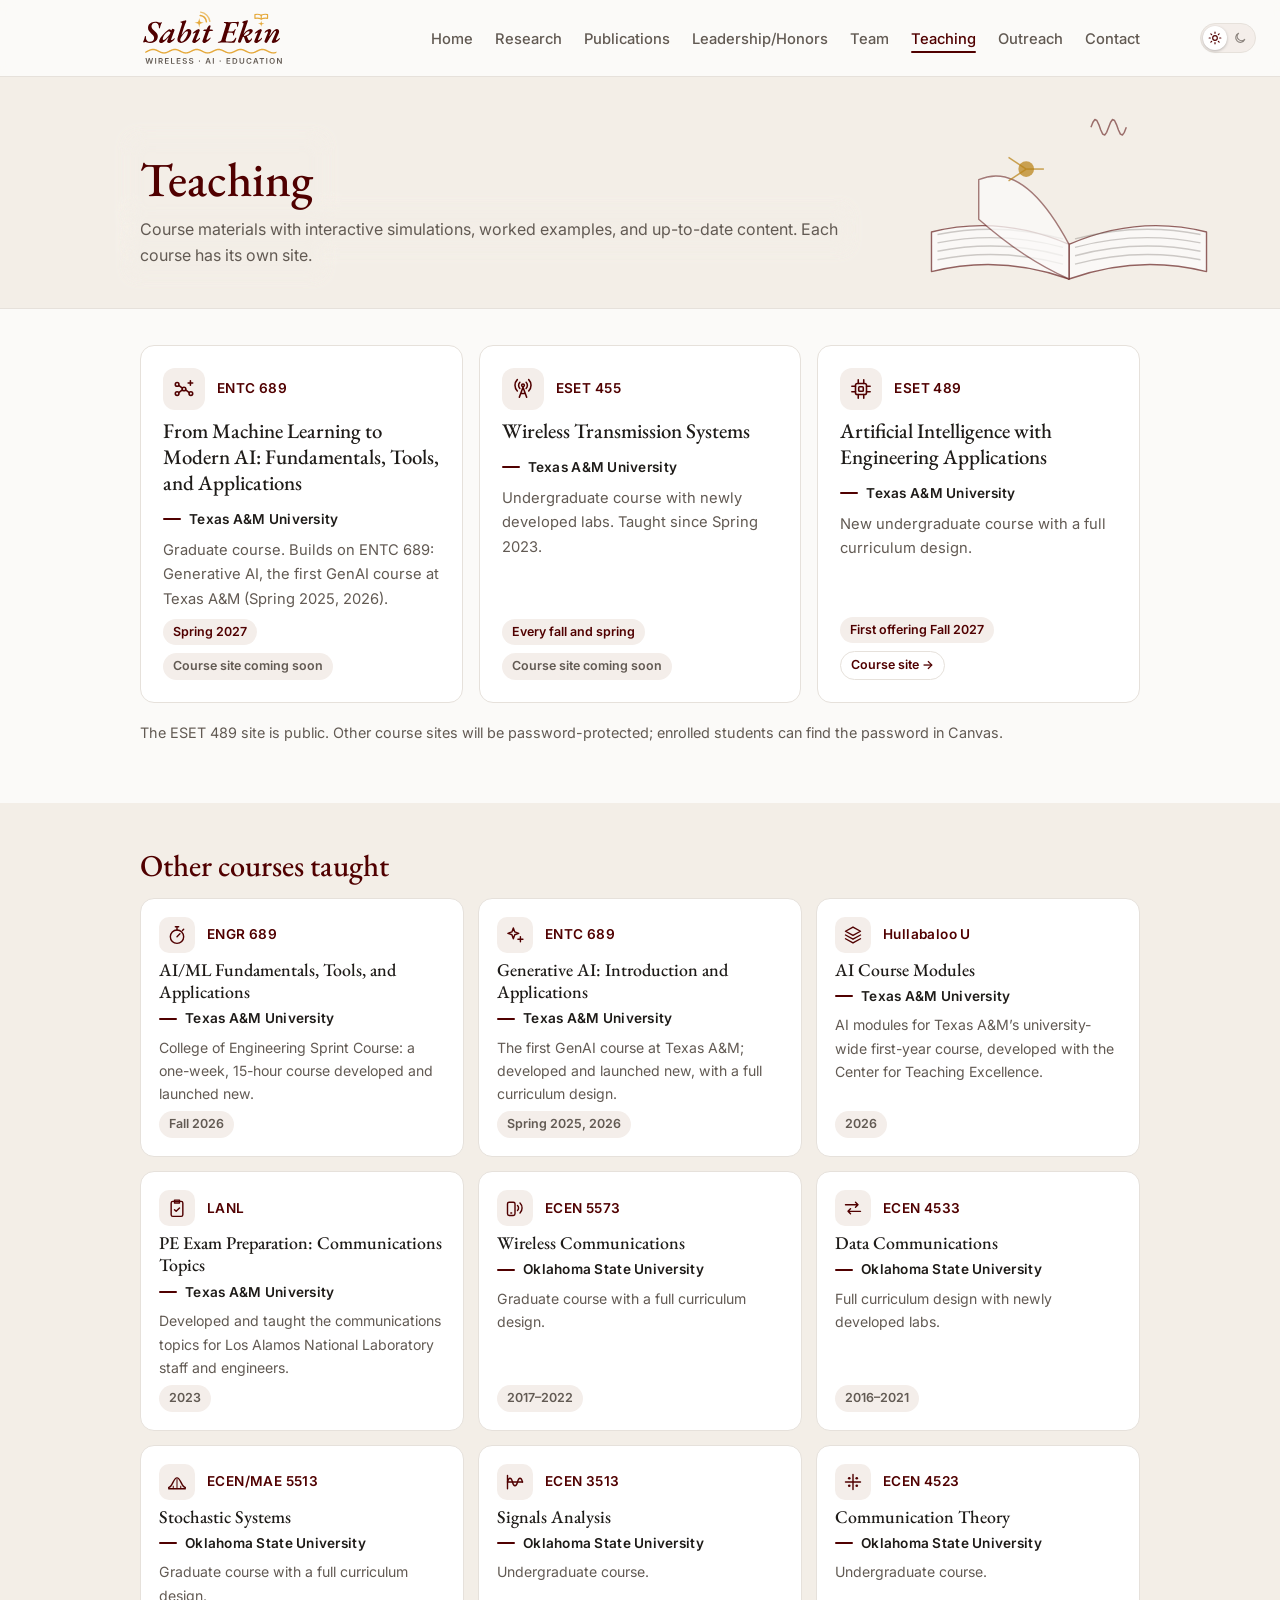
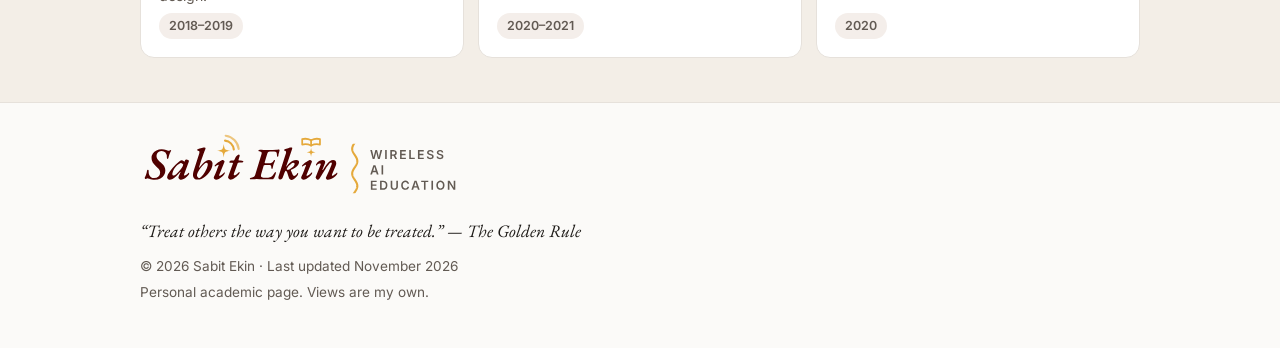
<file: teaching.html>
<!doctype html>
<html lang="en">
<head>
<meta charset="utf-8">
<meta name="viewport" content="width=device-width, initial-scale=1">
<script>try { var t = localStorage.getItem('theme'); if (t === 'light' || t === 'dark') document.documentElement.dataset.theme = t; } catch (e) {} if ('IntersectionObserver' in window) document.documentElement.classList.add('io');</script>
<title>Teaching · Sabit Ekin</title>
<link rel="icon" href="assets/favicon.svg?v=4" type="image/svg+xml">
<link rel="icon" href="assets/favicon-32.png?v=4" sizes="32x32" type="image/png">
<link rel="apple-touch-icon" href="assets/apple-touch-icon.png?v=4">
<meta name="theme-color" content="#500000">
<meta name="description" content="Sabit Ekin, Texas A&amp;M University: teaching. Course materials with interactive simulations, worked examples, and up-to-date content. Each course has its own site.">
<meta property="og:title" content="Teaching · Sabit Ekin">
<meta property="og:description" content="Sabit Ekin, Texas A&amp;M University: teaching. Course materials with interactive simulations, worked examples, and up-to-date content. Each course has its own site.">
<link rel="canonical" href="https://sabit-ekin.github.io/teaching.html">
<meta property="og:type" content="website">
<meta property="og:url" content="https://sabit-ekin.github.io/teaching.html">
<meta property="og:image" content="https://sabit-ekin.github.io/assets/og-card.jpg">
<meta property="og:image:width" content="1200">
<meta property="og:image:height" content="630">
<meta property="og:image:alt" content="Sabit Ekin: Wireless, AI, Education. Associate Professor, Texas A&amp;M University">
<meta name="twitter:card" content="summary_large_image">
<link rel="preconnect" href="https://fonts.googleapis.com">
<link rel="preconnect" href="https://fonts.gstatic.com" crossorigin>
<link href="https://fonts.googleapis.com/css2?family=EB+Garamond:ital,wght@0,500;0,600;1,500&family=Inter:wght@400;500;600&display=swap" rel="stylesheet">
<link rel="stylesheet" href="assets/site.css?v=12">
</head>
<body class="subpage">
<a class="skip" href="#main">Skip to content</a>

<header class="nav">
  <div class="wrap">
    <a class="brand" href="./"><picture><source media="(prefers-color-scheme: dark)" srcset="assets/brand/signature-c3-dark-anim.svg"><img class="brand-name" src="assets/brand/signature-c3-light-anim.svg" alt="Sabit Ekin, Wireless, AI, Education" width="157" height="58"></picture></a>
    <nav aria-label="Site">
      <button class="menu-btn" type="button" aria-expanded="false" aria-controls="nav-list">Menu</button>
      <ul id="nav-list">
        <li><a href="./">Home</a></li>
        <li><a href="research.html">Research</a></li>
        <li><a href="publications.html">Publications</a></li>
        <li><a href="leadership.html">Leadership/Honors</a></li>
        <li><a href="team.html">Team</a></li>
        <li><a href="teaching.html">Teaching</a></li>
        <li><a href="outreach.html">Outreach</a></li>
        <li><a href="./#contact">Contact</a></li>
      </ul>
    </nav>
    <div class="theme"><button class="theme-toggle" type="button" role="switch" aria-checked="false" aria-label="Dark mode" title="Switch light or dark mode"><span class="tt-ic"><svg class="i-light" viewBox="0 0 24 24" aria-hidden="true"><circle cx="12" cy="12" r="4"/><path d="M12 2v2M12 20v2M4.9 4.9l1.4 1.4M17.7 17.7l1.4 1.4M2 12h2M20 12h2M4.9 19.1l1.4-1.4M17.7 6.3l1.4-1.4"/></svg><svg class="i-dark" viewBox="0 0 24 24" aria-hidden="true"><path d="M20 14.5A8 8 0 1 1 9.5 4a6.5 6.5 0 0 0 10.5 10.5z"/></svg></span><span class="tt-knob"><svg class="i-light" viewBox="0 0 24 24" aria-hidden="true"><circle cx="12" cy="12" r="4"/><path d="M12 2v2M12 20v2M4.9 4.9l1.4 1.4M17.7 17.7l1.4 1.4M2 12h2M20 12h2M4.9 19.1l1.4-1.4M17.7 6.3l1.4-1.4"/></svg><svg class="i-dark" viewBox="0 0 24 24" aria-hidden="true"><path d="M20 14.5A8 8 0 1 1 9.5 4a6.5 6.5 0 0 0 10.5 10.5z"/></svg></span></button></div>
  </div>
</header>
<script src="assets/theme.js?v=2"></script>

<main id="main">
  <div class="wrap">

    <!-- Teaching -->
    <section id="teaching" aria-labelledby="teaching-h">
      <h1 id="teaching-h">Teaching</h1>
      <p class="lede">Course materials with interactive simulations, worked examples, and up-to-date content. Each course has its own site.</p>
      <div class="courses">
        <article class="course">
          <div class="chead"><span class="ic" aria-hidden="true"><svg viewBox="0 0 24 24" focusable="false"><circle cx="4.5" cy="7" r="2"/><circle cx="4.5" cy="17" r="2"/><circle cx="12" cy="12" r="2"/><circle cx="19.5" cy="17" r="2"/><path d="m6.3 8 3.9 3M6.3 16l3.9-3M13.8 13l3.9 3"/><path d="M19 3v5M16.5 5.5h5"/></svg></span><span class="code">ENTC 689</span></div>
          <h2>From Machine Learning to Modern AI: Fundamentals, Tools, and Applications</h2>
          <span class="school">Texas A&amp;M University</span>
          <p>Graduate course. Builds on ENTC 689: Generative AI, the first GenAI course at Texas A&amp;M (Spring 2025, 2026).</p>
          <span class="tag soon">Spring 2027</span>
          <span class="tag">Course site coming soon</span>
        </article>
        <article class="course">
          <div class="chead"><span class="ic" aria-hidden="true"><svg viewBox="0 0 24 24" focusable="false"><path d="M12 10 8 21m4-11 4 11m-6.5-4h5"/><circle cx="12" cy="8" r="1.5"/><path d="M8.6 4.6a4.8 4.8 0 0 0 0 6.8m6.8-6.8a4.8 4.8 0 0 1 0 6.8M5.8 1.8a8.8 8.8 0 0 0 0 12.4m12.4-12.4a8.8 8.8 0 0 1 0 12.4"/></svg></span><span class="code">ESET 455</span></div>
          <h2>Wireless Transmission Systems</h2>
          <span class="school">Texas A&amp;M University</span>
          <p>Undergraduate course with newly developed labs. Taught since Spring 2023.</p>
          <span class="tag soon">Every fall and spring</span>
          <span class="tag">Course site coming soon</span>
        </article>
        <article class="course">
          <div class="chead"><span class="ic" aria-hidden="true"><svg viewBox="0 0 24 24" focusable="false"><rect x="6" y="6" width="12" height="12" rx="2"/><rect x="9.5" y="9.5" width="5" height="5" rx="1"/><path d="M9 2v4m6-4v4M9 18v4m6-4v4M2 9h4m-4 6h4m12-6h4m-4 6h4"/></svg></span><span class="code">ESET 489</span></div>
          <h2>Artificial Intelligence with Engineering Applications</h2>
          <span class="school">Texas A&amp;M University</span>
          <p>New undergraduate course with a full curriculum design.</p>
          <span class="tag soon">First offering Fall 2027</span>
          <a class="tag go" href="eset489/">Course site <span aria-hidden="true">→</span></a>
        </article>
      </div>
      <p class="note">The ESET 489 site is public. Other course sites will be password-protected; enrolled students can find the password in Canvas.</p>
    </section>

    <section class="part" aria-labelledby="other-courses-h">
      <h2 class="sub" id="other-courses-h">Other courses taught</h2>
      <div class="courses past">
        <article class="course">
          <div class="chead"><span class="ic" aria-hidden="true"><svg viewBox="0 0 24 24" focusable="false"><circle cx="12" cy="14" r="8"/><path d="m12 14 3.5-3.5M10 2h4m-2 0v4m6.5.5L20 5"/></svg></span><span class="code">ENGR 689</span></div>
          <h3>AI/ML Fundamentals, Tools, and Applications</h3>
          <span class="school">Texas A&amp;M University</span>
          <p>College of Engineering Sprint Course: a one-week, 15-hour course developed and launched new.</p>
          <span class="tag">Fall 2026</span>
        </article>
        <article class="course">
          <div class="chead"><span class="ic" aria-hidden="true"><svg viewBox="0 0 24 24" focusable="false"><path d="M10 3.5 11.7 8.3 16.5 10l-4.8 1.7L10 16.5l-1.7-4.8L3.5 10l4.8-1.7Z"/><path d="M18.5 14v6m-3-3h6"/></svg></span><span class="code">ENTC 689</span></div>
          <h3>Generative AI: Introduction and Applications</h3>
          <span class="school">Texas A&amp;M University</span>
          <p>The first GenAI course at Texas A&amp;M; developed and launched new, with a full curriculum design.</p>
          <span class="tag">Spring 2025, 2026</span>
        </article>
        <article class="course">
          <div class="chead"><span class="ic" aria-hidden="true"><svg viewBox="0 0 24 24" focusable="false"><path d="m12 2.5 9 5-9 5-9-5Z"/><path d="m3 12 9 5 9-5M3 16.5l9 5 9-5"/></svg></span><span class="code">Hullabaloo U</span></div>
          <h3>AI Course Modules</h3>
          <span class="school">Texas A&amp;M University</span>
          <p>AI modules for Texas A&amp;M’s university-wide first-year course, developed with the Center for Teaching Excellence.</p>
          <span class="tag">2026</span>
        </article>
        <article class="course">
          <div class="chead"><span class="ic" aria-hidden="true"><svg viewBox="0 0 24 24" focusable="false"><rect x="5" y="4" width="14" height="18" rx="2"/><path d="M9 2.5h6v3.5H9z"/><path d="m9 14 2 2 4-4"/></svg></span><span class="code">LANL</span></div>
          <h3>PE Exam Preparation: Communications Topics</h3>
          <span class="school">Texas A&amp;M University</span>
          <p>Developed and taught the communications topics for Los Alamos National Laboratory staff and engineers.</p>
          <span class="tag">2023</span>
        </article>
        <article class="course">
          <div class="chead"><span class="ic" aria-hidden="true"><svg viewBox="0 0 24 24" focusable="false"><rect x="3" y="5" width="9" height="16" rx="2"/><path d="M7 18h1"/><path d="M15 9a4.2 4.2 0 0 1 0 6m3-9a8.5 8.5 0 0 1 0 12"/></svg></span><span class="code">ECEN 5573</span></div>
          <h3>Wireless Communications</h3>
          <span class="school">Oklahoma State University</span>
          <p>Graduate course with a full curriculum design.</p>
          <span class="tag">2017–2022</span>
        </article>
        <article class="course">
          <div class="chead"><span class="ic" aria-hidden="true"><svg viewBox="0 0 24 24" focusable="false"><path d="M3 8h15m-3-3 3 3-3 3M21 16H6m3-3-3 3 3 3"/></svg></span><span class="code">ECEN 4533</span></div>
          <h3>Data Communications</h3>
          <span class="school">Oklahoma State University</span>
          <p>Full curriculum design with newly developed labs.</p>
          <span class="tag">2016–2021</span>
        </article>
        <article class="course">
          <div class="chead"><span class="ic" aria-hidden="true"><svg viewBox="0 0 24 24" focusable="false"><path d="M2 20h20"/><path d="M2 18.5c4.5 0 5.5-11.5 10-11.5s5.5 11.5 10 11.5"/><path d="M7.5 20v-3m4.5 3V9m4.5 11v-3" stroke-width="1.2"/></svg></span><span class="code">ECEN/MAE 5513</span></div>
          <h3>Stochastic Systems</h3>
          <span class="school">Oklahoma State University</span>
          <p>Graduate course with a full curriculum design.</p>
          <span class="tag">2018–2019</span>
        </article>
        <article class="course">
          <div class="chead"><span class="ic" aria-hidden="true"><svg viewBox="0 0 24 24" focusable="false"><path d="M3 4v16M3 12h18"/><path d="M3 12c1.5-6 4.5-6 6 0s4.5 6 6 0 4.5-6 6 0"/></svg></span><span class="code">ECEN 3513</span></div>
          <h3>Signals Analysis</h3>
          <span class="school">Oklahoma State University</span>
          <p>Undergraduate course.</p>
          <span class="tag">2020–2021</span>
        </article>
        <article class="course">
          <div class="chead"><span class="ic" aria-hidden="true"><svg viewBox="0 0 24 24" focusable="false"><path d="M12 3v18M3 12h18"/><circle class="dot" cx="7.5" cy="7.5" r="1.6"/><circle class="dot" cx="16.5" cy="7.5" r="1.6"/><circle class="dot" cx="7.5" cy="16.5" r="1.6"/><circle class="dot" cx="16.5" cy="16.5" r="1.6"/></svg></span><span class="code">ECEN 4523</span></div>
          <h3>Communication Theory</h3>
          <span class="school">Oklahoma State University</span>
          <p>Undergraduate course.</p>
          <span class="tag">2020</span>
        </article>
      </div>
    </section>

  </div>
</main>

<footer>
  <div class="wrap">
    <picture class="sig">
      <source media="(prefers-color-scheme: dark)" srcset="assets/brand/signature-c1-dark-anim.svg">
      <img src="assets/brand/signature-c1-light-anim.svg" alt="Sabit Ekin, Wireless, AI, Education" width="320" height="66" loading="lazy">
    </picture>
    <blockquote class="motto">“Treat others the way you want to be treated.” — The Golden Rule</blockquote>
    <p>© 2026 Sabit Ekin · Last updated November 2026</p>
    <p>Personal academic page. Views are my own.</p>
  </div>
</footer>
<script src="assets/site.js?v=1"></script>
<script src="assets/banner.js?v=8"></script>
</body>
</html>
</file>
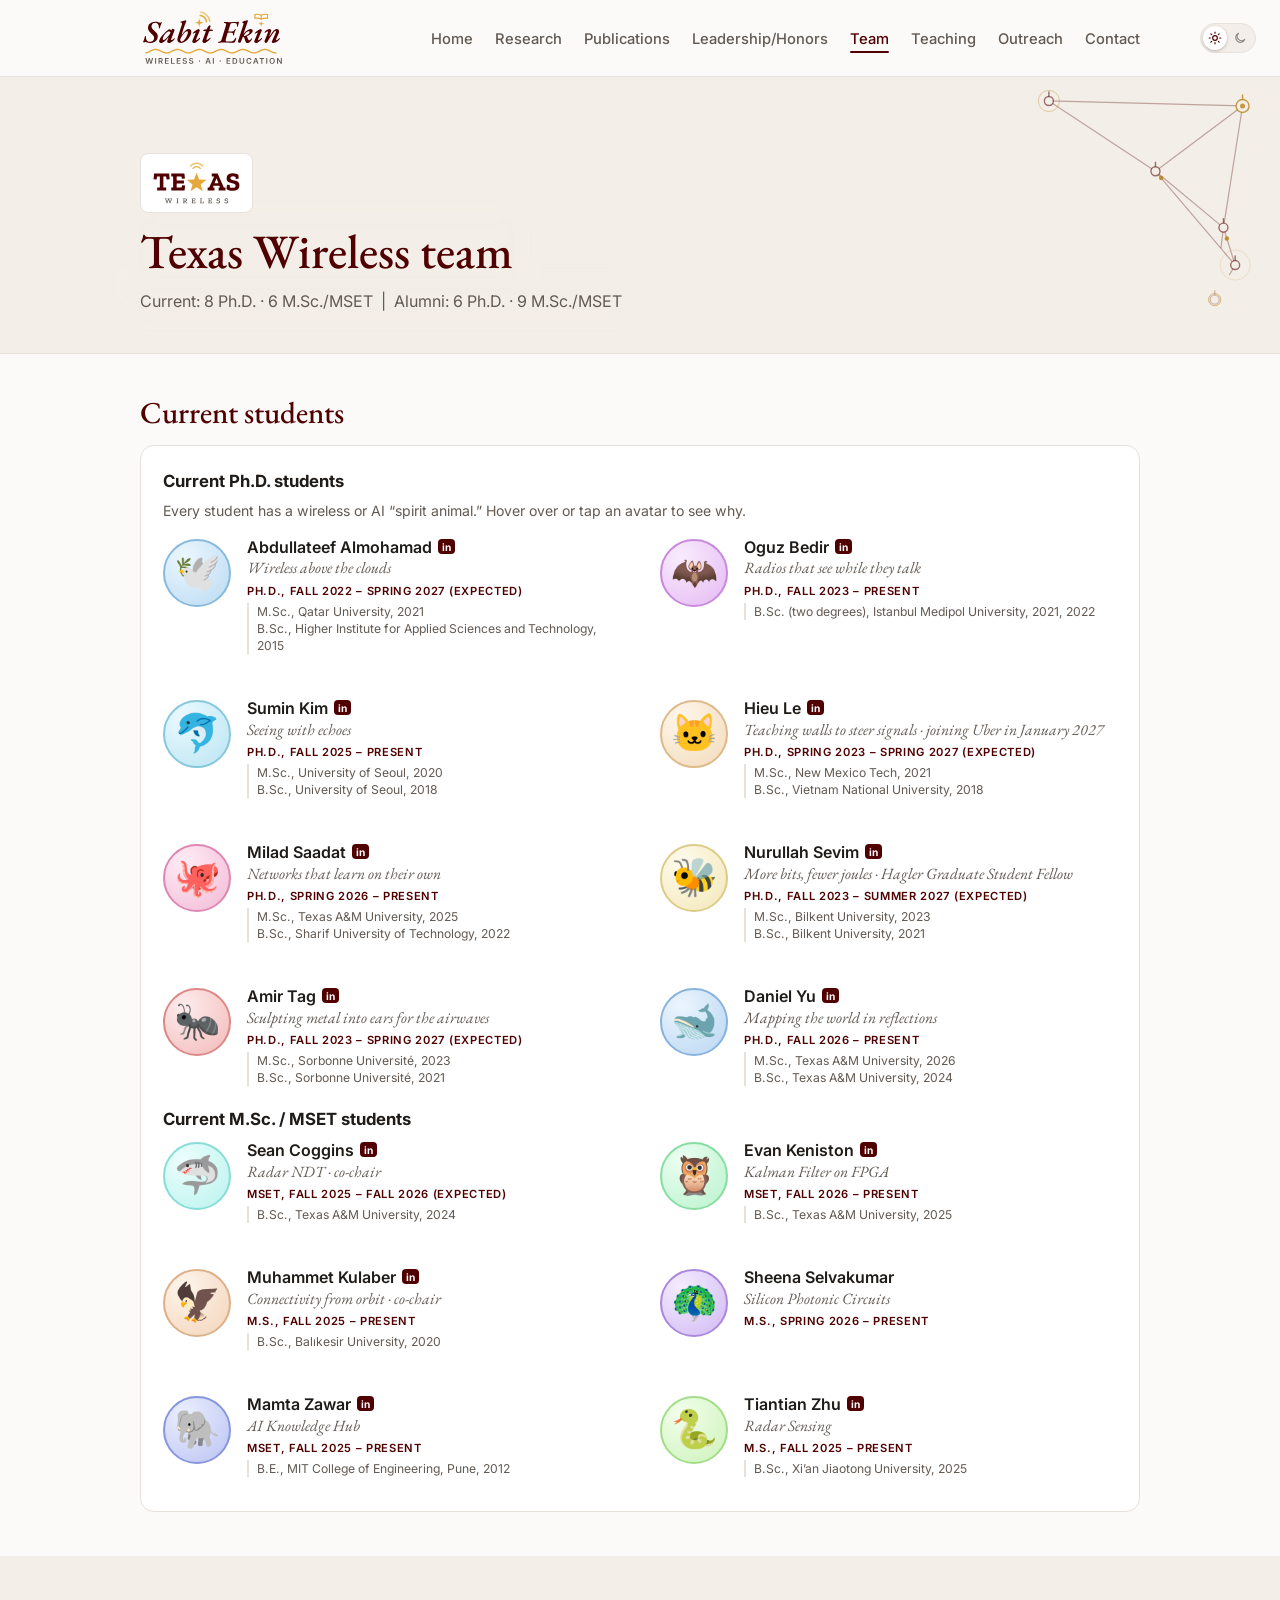
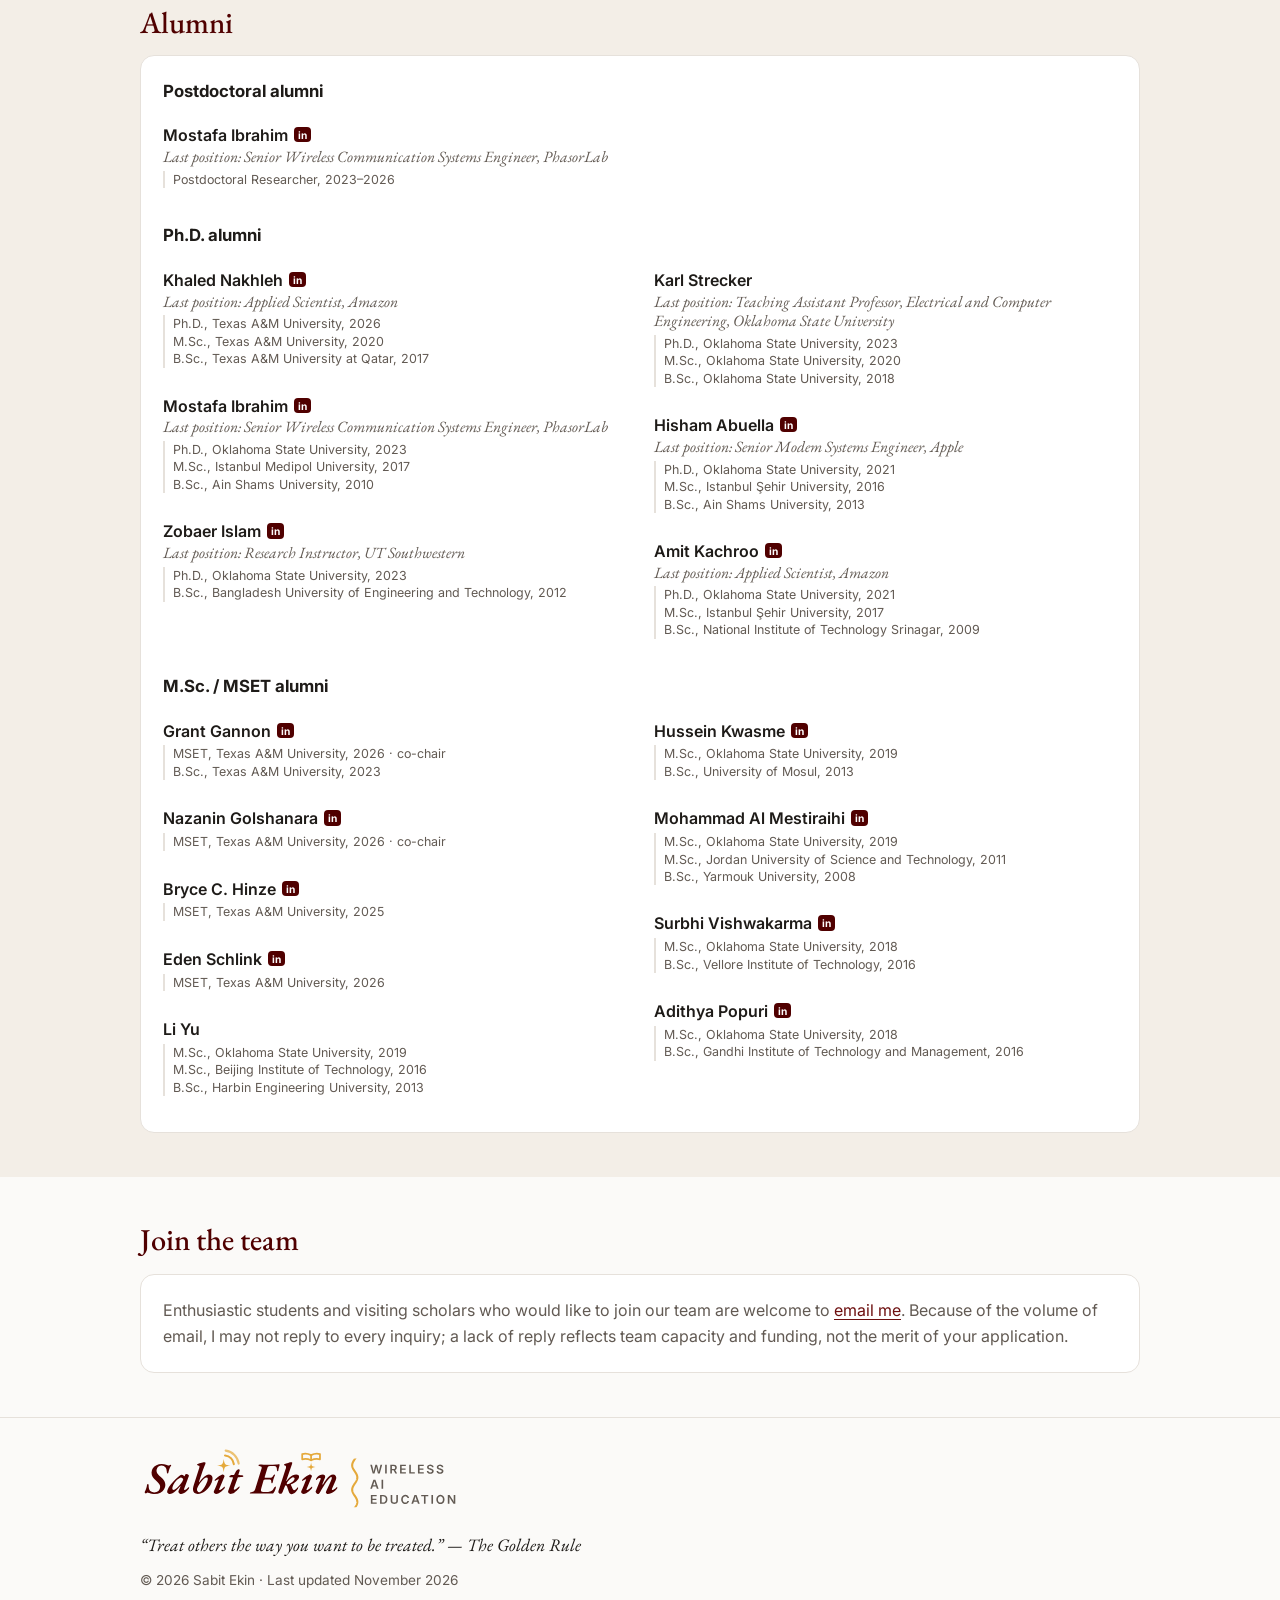
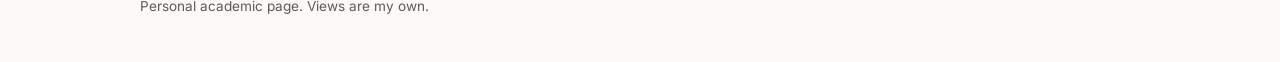
<file: team.html>
<!doctype html>
<html lang="en">
<head>
<meta charset="utf-8">
<meta name="viewport" content="width=device-width, initial-scale=1">
<script>try { var t = localStorage.getItem('theme'); if (t === 'light' || t === 'dark') document.documentElement.dataset.theme = t; } catch (e) {} if ('IntersectionObserver' in window) document.documentElement.classList.add('io');</script>
<title>Texas Wireless team · Sabit Ekin</title>
<link rel="icon" href="assets/favicon.svg?v=4" type="image/svg+xml">
<link rel="icon" href="assets/favicon-32.png?v=4" sizes="32x32" type="image/png">
<link rel="apple-touch-icon" href="assets/apple-touch-icon.png?v=4">
<meta name="theme-color" content="#500000">
<meta name="description" content="The Texas Wireless team led by Sabit Ekin at Texas A&amp;M University: current students, alumni, and how to join.">
<meta property="og:title" content="Texas Wireless team · Sabit Ekin">
<meta property="og:description" content="The Texas Wireless team led by Sabit Ekin at Texas A&amp;M University: current students, alumni, and how to join.">
<link rel="canonical" href="https://sabit-ekin.github.io/team.html">
<meta property="og:type" content="website">
<meta property="og:url" content="https://sabit-ekin.github.io/team.html">
<meta property="og:image" content="https://sabit-ekin.github.io/assets/og-card.jpg">
<meta property="og:image:width" content="1200">
<meta property="og:image:height" content="630">
<meta property="og:image:alt" content="Sabit Ekin: Wireless, AI, Education. Associate Professor, Texas A&amp;M University">
<meta name="twitter:card" content="summary_large_image">
<link rel="preconnect" href="https://fonts.googleapis.com">
<link rel="preconnect" href="https://fonts.gstatic.com" crossorigin>
<link href="https://fonts.googleapis.com/css2?family=EB+Garamond:ital,wght@0,500;0,600;1,500&family=Inter:wght@400;500;600&display=swap" rel="stylesheet">
<link rel="stylesheet" href="assets/site.css?v=12">
</head>
<body class="subpage">
<a class="skip" href="#main">Skip to content</a>

<header class="nav">
  <div class="wrap">
    <a class="brand" href="./"><picture><source media="(prefers-color-scheme: dark)" srcset="assets/brand/signature-c3-dark-anim.svg"><img class="brand-name" src="assets/brand/signature-c3-light-anim.svg" alt="Sabit Ekin, Wireless, AI, Education" width="157" height="58"></picture></a>
    <nav aria-label="Site">
      <button class="menu-btn" type="button" aria-expanded="false" aria-controls="nav-list">Menu</button>
      <ul id="nav-list">
        <li><a href="./">Home</a></li>
        <li><a href="research.html">Research</a></li>
        <li><a href="publications.html">Publications</a></li>
        <li><a href="leadership.html">Leadership/Honors</a></li>
        <li><a href="team.html">Team</a></li>
        <li><a href="teaching.html">Teaching</a></li>
        <li><a href="outreach.html">Outreach</a></li>
        <li><a href="./#contact">Contact</a></li>
      </ul>
    </nav>
    <div class="theme"><button class="theme-toggle" type="button" role="switch" aria-checked="false" aria-label="Dark mode" title="Switch light or dark mode"><span class="tt-ic"><svg class="i-light" viewBox="0 0 24 24" aria-hidden="true"><circle cx="12" cy="12" r="4"/><path d="M12 2v2M12 20v2M4.9 4.9l1.4 1.4M17.7 17.7l1.4 1.4M2 12h2M20 12h2M4.9 19.1l1.4-1.4M17.7 6.3l1.4-1.4"/></svg><svg class="i-dark" viewBox="0 0 24 24" aria-hidden="true"><path d="M20 14.5A8 8 0 1 1 9.5 4a6.5 6.5 0 0 0 10.5 10.5z"/></svg></span><span class="tt-knob"><svg class="i-light" viewBox="0 0 24 24" aria-hidden="true"><circle cx="12" cy="12" r="4"/><path d="M12 2v2M12 20v2M4.9 4.9l1.4 1.4M17.7 17.7l1.4 1.4M2 12h2M20 12h2M4.9 19.1l1.4-1.4M17.7 6.3l1.4-1.4"/></svg><svg class="i-dark" viewBox="0 0 24 24" aria-hidden="true"><path d="M20 14.5A8 8 0 1 1 9.5 4a6.5 6.5 0 0 0 10.5 10.5z"/></svg></span></button></div>
  </div>
</header>
<script src="assets/theme.js?v=2"></script>

<main id="main">
  <div class="wrap">

    <!-- Texas Wireless team -->
    <section id="team" aria-labelledby="team-h">
      <img class="logo" src="assets/texas-wireless-logo.svg" alt="Texas Wireless logo" width="213" height="108">
      <h1 id="team-h">Texas Wireless team</h1>
      <p class="lede one-line">Current: 8 Ph.D. · 6 M.Sc./MSET &nbsp;|&nbsp; Alumni: 6 Ph.D. · 9 M.Sc./MSET</p>
      <div class="stack">
        <h2 class="sub team-sub">Current students</h2>
        <div class="card">
          <h2>Current Ph.D. students</h2>
          <p class="subnote">Every student has a wireless or AI “spirit animal.” Hover over or tap an avatar to see why.</p>
          <ul class="people current">
            <li tabindex="0" data-why="Homing pigeon: the original airborne network, carrying messages across the sky. Research: non-terrestrial networks."><span class="av" style="--h:205" aria-hidden="true">🕊️</span><span class="who">Abdullateef Almohamad <a class="li-link" href="https://www.linkedin.com/in/abdullateefalmohamad/" target="_blank" rel="noopener" aria-label="LinkedIn profile of Abdullateef Almohamad">in</a> <small>Wireless above the clouds</small><span class="edu now">Ph.D., Fall 2022 – Spring 2027 (expected)</span><span class="edu">M.Sc., Qatar University, 2021</span><span class="edu">B.Sc., Higher Institute for Applied Sciences and Technology, 2015</span><span class="sr-only"> (avatar: Homing pigeon: the original airborne network, carrying messages across the sky. Research: non-terrestrial networks.)</span></span></li>
            <li tabindex="0" data-why="Bat: the same calls both sense the world (echolocation) and talk to other bats. Research: integrated sensing and communication (ISAC)."><span class="av" style="--h:285" aria-hidden="true">🦇</span><span class="who">Oguz Bedir <a class="li-link" href="https://www.linkedin.com/in/oguzbedir/" target="_blank" rel="noopener" aria-label="LinkedIn profile of Oguz Bedir">in</a> <small>Radios that see while they talk</small><span class="edu now">Ph.D., Fall 2023 – present</span><span class="edu">B.Sc. (two degrees), Istanbul Medipol University, 2021, 2022</span><span class="sr-only"> (avatar: Bat: the same calls both sense the world (echolocation. Research: integrated sensing and communication (ISAC).) and talk to other bats)</span></span></li>
            <li tabindex="0" data-why="Dolphin: sends out pulses and reads the echoes, nature’s radar under water. Research: radar."><span class="av" style="--h:195" aria-hidden="true">🐬</span><span class="who">Sumin Kim <a class="li-link" href="https://www.linkedin.com/in/sumin-kim-0a0944221/" target="_blank" rel="noopener" aria-label="LinkedIn profile of Sumin Kim">in</a> <small>Seeing with echoes</small><span class="edu now">Ph.D., Fall 2025 – present</span><span class="edu">M.Sc., University of Seoul, 2020</span><span class="edu">B.Sc., University of Seoul, 2018</span><span class="sr-only"> (avatar: Dolphin: sends out pulses and reads the echoes, nature’s radar under water. Research: radar.)</span></span></li>
            <li tabindex="0" data-why="Cat: a built-in reflector behind the eye redirects light right where it is needed. Research: smart reflecting surfaces."><span class="av" style="--h:35" aria-hidden="true">🐱</span><span class="who">Hieu Le <a class="li-link" href="https://www.linkedin.com/in/hieu-le-54648b192/" target="_blank" rel="noopener" aria-label="LinkedIn profile of Hieu Le">in</a> <small>Teaching walls to steer signals · joining Uber in January 2027</small><span class="edu now">Ph.D., Spring 2023 – Spring 2027 (expected)</span><span class="edu">M.Sc., New Mexico Tech, 2021</span><span class="edu">B.Sc., Vietnam National University, 2018</span><span class="sr-only"> (avatar: Cat: a built-in reflector behind the eye redirects light right where it is needed. Research: smart reflecting surfaces.)</span></span></li>
            <li tabindex="0" data-why="Octopus: the smartest invertebrate, with a brain in every arm. Research: AI-enabled wireless."><span class="av" style="--h:330" aria-hidden="true">🐙</span><span class="who">Milad Saadat <a class="li-link" href="https://www.linkedin.com/in/miladsaadat2/" target="_blank" rel="noopener" aria-label="LinkedIn profile of Milad Saadat">in</a> <small>Networks that learn on their own</small><span class="edu now">Ph.D., Spring 2026 – present</span><span class="edu">M.Sc., Texas A&amp;M University, 2025</span><span class="edu">B.Sc., Sharif University of Technology, 2022</span><span class="sr-only"> (avatar: Octopus: the smartest invertebrate, with a brain in every arm. Research: AI-enabled wireless.)</span></span></li>
            <li tabindex="0" data-why="Bee: energy-efficient multi-hop routing, one flower at a time. Research: energy-efficient networking."><span class="av" style="--h:48" aria-hidden="true">🐝</span><span class="who">Nurullah Sevim <a class="li-link" href="https://www.linkedin.com/in/nurullah-sevim-641750150/" target="_blank" rel="noopener" aria-label="LinkedIn profile of Nurullah Sevim">in</a> <small>More bits, fewer joules · Hagler Graduate Student Fellow</small><span class="edu now">Ph.D., Fall 2023 – Summer 2027 (expected)</span><span class="edu">M.Sc., Bilkent University, 2023</span><span class="edu">B.Sc., Bilkent University, 2021</span><span class="sr-only"> (avatar: Bee: energy-efficient multi-hop routing, one flower at a time. Research: energy-efficient networking.)</span></span></li>
            <li tabindex="0" data-why="Ant: born with a pair of finely tuned antennae. Research: antenna design."><span class="av" style="--h:0" aria-hidden="true">🐜</span><span class="who">Amir Tag <a class="li-link" href="https://www.linkedin.com/in/amir-tag-882b361ba/" target="_blank" rel="noopener" aria-label="LinkedIn profile of Amir Tag">in</a> <small>Sculpting metal into ears for the airwaves</small><span class="edu now">Ph.D., Fall 2023 – Spring 2027 (expected)</span><span class="edu">M.Sc., Sorbonne Université, 2023</span><span class="edu">B.Sc., Sorbonne Université, 2021</span><span class="sr-only"> (avatar: Ant: born with a pair of finely tuned antennae. Research: antenna design.)</span></span></li>
            <li tabindex="0" data-why="Whale: toothed whales map their surroundings with echolocation clicks, radar of the deep. Research: radar."><span class="av" style="--h:210" aria-hidden="true">🐋</span><span class="who">Daniel Yu <a class="li-link" href="https://www.linkedin.com/in/danielyu233/" target="_blank" rel="noopener" aria-label="LinkedIn profile of Daniel Yu">in</a> <small>Mapping the world in reflections</small><span class="edu now">Ph.D., Fall 2026 – present</span><span class="edu">M.Sc., Texas A&amp;M University, 2026</span><span class="edu">B.Sc., Texas A&amp;M University, 2024</span><span class="sr-only"> (avatar: Whale: toothed whales map their surroundings with echolocation clicks, radar of the deep. Research: radar.)</span></span></li>
          </ul>
          <h2 class="sub2">Current M.Sc. / MSET students</h2>
          <ul class="people current">
            <li tabindex="0" data-why="Shark: senses prey hidden under the sand without touching it, nature’s non-destructive testing. Research: radar NDT."><span class="av" style="--h:175" aria-hidden="true">🦈</span><span class="who">Sean Coggins <a class="li-link" href="https://www.linkedin.com/in/scoggins1/" target="_blank" rel="noopener" aria-label="LinkedIn profile of Sean Coggins">in</a> <small>Radar NDT · co-chair</small><span class="edu now">MSET, Fall 2025 – Fall 2026 (expected)</span><span class="edu">B.Sc., Texas A&amp;M University, 2024</span><span class="sr-only"> (avatar: Shark: senses prey hidden under the sand without touching it, nature’s non-destructive testing. Research: radar NDT.)</span></span></li>
            <li tabindex="0" data-why="Owl: turns faint, noisy sounds into a precise fix on moving prey and keeps correcting its aim in flight, nature’s tracking filter. Research: Kalman filter on FPGA using Verilog HDL."><span class="av" style="--h:140" aria-hidden="true">🦉</span><span class="who">Evan Keniston <a class="li-link" href="https://www.linkedin.com/in/evan-keniston/" target="_blank" rel="noopener" aria-label="LinkedIn profile of Evan Keniston">in</a> <small>Kalman Filter on FPGA</small><span class="edu now">MSET, Fall 2026 – present</span><span class="edu">B.Sc., Texas A&amp;M University, 2025</span><span class="sr-only"> (avatar: Owl: turns faint, noisy sounds into a precise fix on moving prey and keeps correcting its aim in flight, nature’s tracking filter. Research: Kalman filter on FPGA using Verilog HDL.)</span></span></li>
            <li tabindex="0" data-why="Eagle: sees the whole landscape from far above, like a satellite. Research: satellite communication."><span class="av" style="--h:28" aria-hidden="true">🦅</span><span class="who">Muhammet Kulaber <a class="li-link" href="https://www.linkedin.com/in/muhammet-kulaber-3550773bb/" target="_blank" rel="noopener" aria-label="LinkedIn profile of Muhammet Kulaber">in</a> <small>Connectivity from orbit · co-chair</small><span class="edu now">M.S., Fall 2025 – present</span><span class="edu">B.Sc., Balıkesir University, 2020</span><span class="sr-only"> (avatar: Eagle: sees the whole landscape from far above, like a satellite. Research: satellite communication.)</span></span></li>
            <li tabindex="0" data-why="Peacock: its shimmering colors come from nanoscale photonic crystals in its feathers that steer light, not from pigment. Research: silicon photonic circuits."><span class="av" style="--h:265" aria-hidden="true">🦚</span><span class="who">Sheena Selvakumar <small>Silicon Photonic Circuits</small><span class="edu now">M.S., Spring 2026 – present</span><span class="sr-only"> (avatar: Peacock: its shimmering colors come from nanoscale photonic crystals in its feathers that steer light, not from pigment. Research: silicon photonic circuits.)</span></span></li>
            <li tabindex="0" data-why="Elephant: never forgets; the herd’s matriarch keeps and shares decades of knowledge. Research: AI knowledge hub."><span class="av" style="--h:230" aria-hidden="true">🐘</span><span class="who">Mamta Zawar <a class="li-link" href="https://www.linkedin.com/in/mamta-zawar/" target="_blank" rel="noopener" aria-label="LinkedIn profile of Mamta Zawar">in</a> <small>AI Knowledge Hub</small><span class="edu now">MSET, Fall 2025 – present</span><span class="edu">B.E., MIT College of Engineering, Pune, 2012</span><span class="sr-only"> (avatar: Elephant: never forgets; the herd’s matriarch keeps and shares decades of knowledge. Research: AI knowledge hub.)</span></span></li>
            <li tabindex="0" data-why="Snake: pit vipers “see” body heat in total darkness with built-in infrared sensors. Research: radar sensing."><span class="av" style="--h:100" aria-hidden="true">🐍</span><span class="who">Tiantian Zhu <a class="li-link" href="https://www.linkedin.com/in/tiantian-zhu-bbb09b383/" target="_blank" rel="noopener" aria-label="LinkedIn profile of Tiantian Zhu">in</a> <small>Radar Sensing</small><span class="edu now">M.S., Fall 2025 – present</span><span class="edu">B.Sc., Xi’an Jiaotong University, 2025</span><span class="sr-only"> (avatar: Snake: pit vipers “see” body heat in total darkness with built-in infrared sensors. Research: radar sensing.)</span></span></li>
          </ul>
        </div>
      </div>
    </section>

    <section class="part" aria-labelledby="alumni-h">
      <div class="stack">
        <h2 class="sub team-sub" id="alumni-h">Alumni</h2>
        <div class="card">
          <h2>Postdoctoral alumni</h2>
          <ul class="people alumni">
            <li>Mostafa Ibrahim <a class="li-link" href="https://www.linkedin.com/in/mostafaikamel/" target="_blank" rel="noopener" aria-label="LinkedIn profile of Mostafa Ibrahim">in</a> <span>Last position: Senior Wireless Communication Systems Engineer, PhasorLab</span><span class="edu">Postdoctoral Researcher, 2023–2026</span></li>
          </ul>
          <h2 class="sub2">Ph.D. alumni</h2>
          <ul class="people alumni">
            <li>Khaled Nakhleh <a class="li-link" href="https://www.linkedin.com/in/khalednakhleh/" target="_blank" rel="noopener" aria-label="LinkedIn profile of Khaled Nakhleh">in</a> <span>Last position: Applied Scientist, Amazon</span><span class="edu">Ph.D., Texas A&amp;M University, 2026</span><span class="edu">M.Sc., Texas A&amp;M University, 2020</span><span class="edu">B.Sc., Texas A&amp;M University at Qatar, 2017</span></li>
            <li>Mostafa Ibrahim <a class="li-link" href="https://www.linkedin.com/in/mostafaikamel/" target="_blank" rel="noopener" aria-label="LinkedIn profile of Mostafa Ibrahim">in</a> <span>Last position: Senior Wireless Communication Systems Engineer, PhasorLab</span><span class="edu">Ph.D., Oklahoma State University, 2023</span><span class="edu">M.Sc., Istanbul Medipol University, 2017</span><span class="edu">B.Sc., Ain Shams University, 2010</span></li>
            <li>Zobaer Islam <a class="li-link" href="https://www.linkedin.com/in/zobaer-islam/" target="_blank" rel="noopener" aria-label="LinkedIn profile of Zobaer Islam">in</a> <span>Last position: Research Instructor, UT Southwestern</span><span class="edu">Ph.D., Oklahoma State University, 2023</span><span class="edu">B.Sc., Bangladesh University of Engineering and Technology, 2012</span></li>
            <li>Karl Strecker <span>Last position: Teaching Assistant Professor, Electrical and Computer Engineering, Oklahoma State University</span><span class="edu">Ph.D., Oklahoma State University, 2023</span><span class="edu">M.Sc., Oklahoma State University, 2020</span><span class="edu">B.Sc., Oklahoma State University, 2018</span></li>
            <li>Hisham Abuella <a class="li-link" href="https://www.linkedin.com/in/hisham-abuella-808b91171/" target="_blank" rel="noopener" aria-label="LinkedIn profile of Hisham Abuella">in</a> <span>Last position: Senior Modem Systems Engineer, Apple</span><span class="edu">Ph.D., Oklahoma State University, 2021</span><span class="edu">M.Sc., Istanbul Şehir University, 2016</span><span class="edu">B.Sc., Ain Shams University, 2013</span></li>
            <li>Amit Kachroo <a class="li-link" href="https://www.linkedin.com/in/amitece/" target="_blank" rel="noopener" aria-label="LinkedIn profile of Amit Kachroo">in</a> <span>Last position: Applied Scientist, Amazon</span><span class="edu">Ph.D., Oklahoma State University, 2021</span><span class="edu">M.Sc., Istanbul Şehir University, 2017</span><span class="edu">B.Sc., National Institute of Technology Srinagar, 2009</span></li>
          </ul>
          <h2 class="sub2">M.Sc. / MSET alumni</h2>
          <ul class="people alumni">
            <li>Grant Gannon <a class="li-link" href="https://www.linkedin.com/in/grantegannon/" target="_blank" rel="noopener" aria-label="LinkedIn profile of Grant Gannon">in</a> <span class="edu">MSET, Texas A&amp;M University, 2026 · co-chair</span><span class="edu">B.Sc., Texas A&amp;M University, 2023</span></li>
            <li>Nazanin Golshanara <a class="li-link" href="https://www.linkedin.com/in/golshanara-nazanin/" target="_blank" rel="noopener" aria-label="LinkedIn profile of Nazanin Golshanara">in</a> <span class="edu">MSET, Texas A&amp;M University, 2026 · co-chair</span></li>
            <li>Bryce C. Hinze <a class="li-link" href="https://www.linkedin.com/in/bryce-hinze-b1791b28b/" target="_blank" rel="noopener" aria-label="LinkedIn profile of Bryce C. Hinze">in</a> <span class="edu">MSET, Texas A&amp;M University, 2025</span></li>
            <li>Eden Schlink <a class="li-link" href="https://www.linkedin.com/in/eden-schlink-5514b2178/" target="_blank" rel="noopener" aria-label="LinkedIn profile of Eden Schlink">in</a> <span class="edu">MSET, Texas A&amp;M University, 2026</span></li>
            <li>Li Yu <span class="edu">M.Sc., Oklahoma State University, 2019</span><span class="edu">M.Sc., Beijing Institute of Technology, 2016</span><span class="edu">B.Sc., Harbin Engineering University, 2013</span></li>
            <li>Hussein Kwasme <a class="li-link" href="https://www.linkedin.com/in/hussein-kwasme-901b1687/" target="_blank" rel="noopener" aria-label="LinkedIn profile of Hussein Kwasme">in</a> <span class="edu">M.Sc., Oklahoma State University, 2019</span><span class="edu">B.Sc., University of Mosul, 2013</span></li>
            <li>Mohammad Al Mestiraihi <a class="li-link" href="https://www.linkedin.com/in/mohammad-mestarihi-ph-d-a9a2142a/" target="_blank" rel="noopener" aria-label="LinkedIn profile of Mohammad Al Mestiraihi">in</a> <span class="edu">M.Sc., Oklahoma State University, 2019</span><span class="edu">M.Sc., Jordan University of Science and Technology, 2011</span><span class="edu">B.Sc., Yarmouk University, 2008</span></li>
            <li>Surbhi Vishwakarma <a class="li-link" href="https://www.linkedin.com/in/surbhi-vishwakarma-90767b266/" target="_blank" rel="noopener" aria-label="LinkedIn profile of Surbhi Vishwakarma">in</a> <span class="edu">M.Sc., Oklahoma State University, 2018</span><span class="edu">B.Sc., Vellore Institute of Technology, 2016</span></li>
            <li>Adithya Popuri <a class="li-link" href="https://www.linkedin.com/in/adithya-popuri/" target="_blank" rel="noopener" aria-label="LinkedIn profile of Adithya Popuri">in</a> <span class="edu">M.Sc., Oklahoma State University, 2018</span><span class="edu">B.Sc., Gandhi Institute of Technology and Management, 2016</span></li>
          </ul>
        </div>
      </div>
    </section>

    <section class="part" aria-labelledby="join-h">
      <h2 class="sub" id="join-h">Join the team</h2>
      <div class="card join">
        <p>Enthusiastic students and visiting scholars who would like to join our team are welcome to <a href="mailto:sabitekin@tamu.edu">email me</a>. Because of the volume of email, I may not reply to every inquiry; a lack of reply reflects team capacity and funding, not the merit of your application.</p>
      </div>
    </section>

  </div>
</main>

<footer>
  <div class="wrap">
    <picture class="sig">
      <source media="(prefers-color-scheme: dark)" srcset="assets/brand/signature-c1-dark-anim.svg">
      <img src="assets/brand/signature-c1-light-anim.svg" alt="Sabit Ekin, Wireless, AI, Education" width="320" height="66" loading="lazy">
    </picture>
    <blockquote class="motto">“Treat others the way you want to be treated.” — The Golden Rule</blockquote>
    <p>© 2026 Sabit Ekin · Last updated November 2026</p>
    <p>Personal academic page. Views are my own.</p>
  </div>
</footer>
<script src="assets/site.js?v=1"></script>
<script src="assets/banner.js?v=8"></script>
</body>
</html>
</file>
<file: assets/site.css>
/* Shared styles for the home page and the section pages (publications.html has its own, from build_pubs.py) */
:root {
  --maroon: #500000;
  --accent: #6d0f0f;
  --bg: #fbfaf8;
  --band: #f3eee7;
  --surface: #ffffff;
  --text: #1e1b18;
  --muted: #625a53;
  --line: #e6e1db;
  --chip: #f4eeea;
  --sky-bg: #14100f; --sky-gold: #ecc062; --sky-text: #f3ede6; --sky-muted: #a89f97;
  --sky-comms: #9e3535; --sky-sense: #3f9a93; --sky-iot: #6f9a5c; --sky-moon: #9a948d;
  --logo-plate: #ffffff;
  --radius: 14px;
  --serif: "EB Garamond", Georgia, serif;
  --sans: Inter, system-ui, -apple-system, "Segoe UI", sans-serif;
}
/* Dark: follows the system unless the theme picker forces light or dark */
@media (prefers-color-scheme: dark) {
  :root:not([data-theme="light"]) {
    --maroon: #e7a3a3;
    --accent: #f0b9b9;
    --bg: #151312;
    --band: #1c1917;
    --surface: #1e1b19;
    --text: #ece7e2;
    --muted: #a89f97;
    --line: #322d29;
    --chip: #2a2421;
  }
}
:root[data-theme="dark"] {
  --maroon: #e7a3a3;
  --accent: #f0b9b9;
  --bg: #151312;
  --band: #1c1917;
  --surface: #1e1b19;
  --text: #ece7e2;
  --muted: #a89f97;
  --line: #322d29;
  --chip: #2a2421;
}
:root { color-scheme: light dark; }
:root[data-theme="light"] { color-scheme: light; }
:root[data-theme="dark"] { color-scheme: dark; }
* { box-sizing: border-box; }
html { scroll-behavior: smooth; scroll-padding-top: 72px; }
body {
  margin: 0; background: var(--bg); color: var(--text);
  font: 16px/1.65 var(--sans);
}
a { color: var(--accent); text-underline-offset: 3px; }
a:hover { text-decoration-thickness: 2px; }
:focus-visible { outline: 3px solid var(--maroon); outline-offset: 3px; border-radius: 4px; }
.wrap { max-width: 1040px; margin: 0 auto; padding: 0 20px; }
.skip { position: absolute; left: -999px; }
.skip:focus { left: 16px; top: 12px; background: var(--surface); padding: 8px 12px; z-index: 10; }

/* Navigation */
header.nav {
  position: sticky; top: 0; z-index: 5;
  background: color-mix(in srgb, var(--bg) 88%, transparent);
  backdrop-filter: blur(8px); border-bottom: 1px solid var(--line);
}
.nav .wrap { display: flex; align-items: center; justify-content: space-between; height: 76px; gap: 16px; }
.brand { display: inline-flex; align-items: center; gap: 10px; font-family: var(--serif); font-size: 1.35rem; font-weight: 600; color: var(--maroon); text-decoration: none; letter-spacing: .02em; white-space: nowrap; }
.brand img { display: block; width: 30px; height: 30px; border-radius: 7px; flex: none; }
.brand picture { display: block; line-height: 0; }
.brand img.brand-name { width: auto; height: 58px; border-radius: 0; }
.nav ul { display: flex; gap: 22px; list-style: none; margin: 0; padding: 0; overflow-x: auto; min-width: 0; scrollbar-width: none; }
.nav .wrap > nav { min-width: 0; margin-left: auto; }
@media (max-width: 1040px) { .nav ul { gap: 14px; } .nav ul a { font-size: .86rem; } }
@media (max-width: 860px) { .nav ul { gap: 8px; } .nav ul a { font-size: .8rem; } }
.nav ul a { color: var(--muted); text-decoration: none; font-size: .92rem; font-weight: 500; white-space: nowrap; }
.nav ul a:hover { color: var(--maroon); }
/* current section (scroll-spy below): maroon with a short underline; the ul's padding keeps the underline
   inside its scroll box */
.nav ul { padding: 8px 0; }
.nav ul a { position: relative; transition: color .2s; }
.nav ul a.active { color: var(--maroon); }
.nav ul a.active::after { content: ""; position: absolute; left: 0; right: 0; bottom: -5px; height: 2px; border-radius: 2px; background: var(--maroon); }
.menu-btn { display: none; align-items: center; gap: 8px; font: 600 .9rem var(--sans); color: var(--maroon); background: var(--surface); border: 1px solid var(--line); border-radius: 999px; padding: 7px 14px; cursor: pointer; }
.menu-btn::before { content: ""; width: 14px; height: 10px; background: linear-gradient(currentColor 0 0) 0 0/100% 2px no-repeat, linear-gradient(currentColor 0 0) 0 50%/100% 2px no-repeat, linear-gradient(currentColor 0 0) 0 100%/100% 2px no-repeat; }
header.nav.open .menu-btn::before { background: linear-gradient(45deg, transparent 44%, currentColor 44% 56%, transparent 56%), linear-gradient(-45deg, transparent 44%, currentColor 44% 56%, transparent 56%); height: 14px; }

/* Light/dark switch (assets/theme.js); its look comes from the theme alone, so it is right before the script runs */
.theme { position: relative; flex: none; }
.theme-toggle { position: relative; display: block; width: 56px; height: 30px; padding: 0; border-radius: 999px; border: 1px solid var(--line); background: var(--chip); color: var(--muted); cursor: pointer; }
.theme-toggle:hover { border-color: var(--maroon); }
.theme svg { display: block; width: 14px; height: 14px; fill: none; stroke: currentColor; stroke-width: 2; stroke-linecap: round; stroke-linejoin: round; }
.tt-ic { position: absolute; inset: 0 8px; display: flex; align-items: center; justify-content: space-between; opacity: .7; }
.tt-knob { position: absolute; top: 2px; left: 2px; width: 24px; height: 24px; border-radius: 50%; display: grid; place-items: center; background: var(--surface); color: var(--maroon); box-shadow: 0 1px 3px rgba(0,0,0,.25); transition: transform .2s ease; }
.tt-knob .i-dark { display: none; }
@media (prefers-color-scheme: dark) { :root:not([data-theme="light"]) .tt-knob { transform: translateX(26px); } :root:not([data-theme="light"]) .tt-knob .i-light { display: none; } :root:not([data-theme="light"]) .tt-knob .i-dark { display: block; } }
:root[data-theme="dark"] .tt-knob { transform: translateX(26px); } :root[data-theme="dark"] .tt-knob .i-light { display: none; } :root[data-theme="dark"] .tt-knob .i-dark { display: block; }
@media (prefers-reduced-motion: reduce) { .tt-knob { transition: none; } }
/* wide screens: the switch sits in the window's top-right corner, outside the 1040 px content column */
@media (min-width: 1200px) { .theme { position: absolute; right: 24px; top: 50%; transform: translateY(-50%); } }

/* Hero */
.hero { padding: 72px 0 48px; display: grid; grid-template-columns: 220px 1fr; gap: 40px; align-items: center; }
.portrait {
  width: 220px; height: 220px; border-radius: 50%; overflow: hidden;
  background: var(--maroon); color: var(--bg);
  display: grid; place-items: center;
  font-family: var(--serif); font-size: 4rem; font-weight: 500; letter-spacing: .04em;
  /* frame: a thin accent ring with a gap of page background */
  box-shadow: 0 0 0 6px var(--bg), 0 0 0 8px var(--maroon);
}
.portrait img { width: 100%; height: 100%; object-fit: cover; }
h1 { font-family: var(--serif); font-weight: 500; font-size: clamp(2.6rem, 6vw, 3.6rem); line-height: 1.05; margin: 0 0 8px; color: var(--maroon); }
.fellow { font-family: var(--serif); font-style: italic; font-size: 1.2rem; color: var(--muted); margin: 0 0 14px; }
.roles { list-style: none; padding: 0; margin: 0 0 20px; color: var(--text); }
.roles li { margin: 2px 0; }
.roles .inst { color: var(--muted); }
.links { display: flex; flex-wrap: wrap; gap: 6px; }  /* six links: they wrap to a second line below the widest layout */
.links a {
  display: inline-flex; align-items: center; gap: 6px;
  padding: 6px 12px; border-radius: 999px; border: 1px solid var(--line);
  background: var(--surface); color: var(--text); text-decoration: none; font-size: .9rem; font-weight: 500;
}
.links svg {
  width: 16px; height: 16px; flex: none;
  fill: none; stroke: currentColor; stroke-width: 1.8; stroke-linecap: round; stroke-linejoin: round;
}
.links a:hover { border-color: var(--maroon); color: var(--maroon); }

/* Sections */
section { padding: 44px 0; }
/* Every other section sits on a full-width band, so the change of color marks where a section starts.
   The border-image outset paints past .wrap to the window edges without clipping or widening the page. */
main > .wrap > section:nth-of-type(odd) { border-image: conic-gradient(var(--band) 0 0) fill 0 // 0 100vmax; }
h2 { font-family: var(--serif); font-weight: 500; font-size: 2rem; margin: 0 0 6px; color: var(--maroon); }
.lede { color: var(--muted); margin: 0 0 26px; max-width: 70ch; }
#glance-h + .lede { max-width: 92ch; }
h3 { font-size: 1.05rem; margin: 0 0 6px; }

.stats { display: grid; grid-template-columns: repeat(4, 1fr); gap: 14px; }
.stat { background: var(--surface); border: 1px solid var(--line); border-radius: var(--radius); padding: 18px; text-align: center; }
.stat b { display: block; font-family: var(--serif); font-size: 2rem; font-weight: 600; color: var(--maroon); line-height: 1.1; }
.stat > span { color: var(--muted); font-size: .9rem; }
.stat small { display: block; margin-top: 4px; color: var(--muted); font-size: .78rem; }
.path { list-style: none; margin: 0; padding: 0; display: grid; grid-template-columns: repeat(4, 1fr); gap: 14px; }
.path li { position: relative; display: flex; flex-direction: column; gap: 2px; padding: 14px 16px; border-left: 3px solid var(--maroon); background: var(--surface); border-radius: 0 var(--radius) var(--radius) 0; }
.path li:not(:last-child)::after { content: "→"; position: absolute; right: -12px; top: 50%; transform: translateY(-50%); color: var(--maroon); font-weight: 600; }
.path time { font-family: var(--serif); font-size: 1.25rem; font-weight: 600; color: var(--maroon); }
.path b { font-size: .9rem; font-weight: 600; }
.path span { color: var(--muted); font-size: .85rem; }
/* The steps come in one by one, each followed by its arrow, when scrolled into view (script near the end) */
@media screen and (prefers-reduced-motion: no-preference) {
  .io .path li { opacity: 0; transform: translateX(-24px);
    transition: opacity .6s ease var(--d, 0s), transform .6s cubic-bezier(.2, .7, .2, 1) var(--d, 0s); }
  .io .path li::after { opacity: 0; transform: translate(-8px, -50%);
    transition: opacity .3s ease calc(var(--d, 0s) + .24s), transform .3s ease calc(var(--d, 0s) + .24s); }
  .io .path li.in { opacity: 1; transform: none; }
  .io .path li.in::after { opacity: 1; transform: translateY(-50%); }
}

.grid2 { display: grid; grid-template-columns: 1fr 1fr; gap: 16px; }
.card { background: var(--surface); border: 1px solid var(--line); border-radius: var(--radius); padding: 22px; }
.card p { margin: 0; color: var(--muted); }
.card.area { display: grid; grid-template-columns: 88px 1fr; gap: 18px; align-items: start; }
.card.area .afig { margin: 0; width: 88px; height: 88px; border-radius: 18px; background: var(--chip); }
.card.area .afig img { display: block; width: 100%; height: 100%; object-fit: contain; }
.card.area .abody { align-self: center; }
/* Research areas: the Texas Wireless logo sits where the four cards meet. It shares the last card's cell and is
   shifted onto the crossing of the gaps, so it stays there whatever the cards' heights; it only covers their padding. */
.grid2.areas { gap: 26px; }
.areas > .card:nth-child(1) { grid-area: 1 / 1; }
.areas > .card:nth-child(2) { grid-area: 1 / 2; }
.areas > .card:nth-child(3) { grid-area: 2 / 1; }
.areas > .card:nth-child(4) { grid-area: 2 / 2; }
.areas > img.hub { grid-area: 2 / 2; justify-self: start; align-self: start; z-index: 1; height: 66px; margin: 0; border-radius: 12px; box-shadow: 0 2px 10px rgba(0,0,0,.08); transform: translate(calc(-50% - 13px), calc(-50% - 13px)); }

/* Research banner: AI at the center of a small universe (canvas, script at the end). Always a night sky. */
.sky { margin: 6px 0 26px; border: 1px solid var(--line); border-radius: var(--radius); background: var(--sky-bg); overflow: hidden; }
.sky canvas { display: block; width: 100%; height: 380px; touch-action: pan-y; }
.sky figcaption { padding: 10px 16px 12px; border-top: 1px solid var(--line); background: var(--surface); font-size: .8rem; color: var(--muted); }
@media (max-width: 640px) { .sky canvas { height: 300px; } }

/* Courses */
.courses { display: grid; grid-template-columns: repeat(3, 1fr); gap: 16px; }
.course { display: flex; flex-direction: column; gap: 8px; background: var(--surface); border: 1px solid var(--line); border-radius: var(--radius); padding: 22px; }
.course .code { font-weight: 600; color: var(--maroon); letter-spacing: .03em; font-size: .85rem; }
.course .chead { display: flex; align-items: center; gap: 12px; }
.course .ic { width: 42px; height: 42px; border-radius: 12px; display: grid; place-items: center; background: var(--chip); color: var(--maroon); flex: none; }
.course .ic svg { width: 22px; height: 22px; fill: none; stroke: currentColor; stroke-width: 1.7; stroke-linecap: round; stroke-linejoin: round; }
.course .ic svg .dot { fill: currentColor; stroke: none; }
.courses.past .course .ic { width: 36px; height: 36px; border-radius: 10px; }
.courses.past .course .ic svg { width: 20px; height: 20px; }
.course h3 { font-family: var(--serif); font-weight: 500; font-size: 1.3rem; line-height: 1.25; }
.course .school { display: flex; align-items: center; gap: 8px; margin-top: -2px; font-weight: 600; font-size: .85rem; letter-spacing: .02em; color: var(--text); }
.course .school::before { content: ""; width: 18px; height: 2px; border-radius: 2px; background: var(--maroon); flex: none; }
.course p { margin: 0; color: var(--muted); font-size: .92rem; flex: 1; }
.tag { align-self: flex-start; font-size: .78rem; font-weight: 600; padding: 3px 10px; border-radius: 999px; background: var(--chip); color: var(--muted); }
.tag.soon { color: var(--maroon); }
.tag.go { color: var(--maroon); background: var(--surface); border: 1px solid var(--line); text-decoration: none; }   /* link to a course site */
.tag.go:hover { border-color: var(--maroon); }
.course a.go { font-weight: 600; text-decoration: none; }
.note { margin-top: 18px; font-size: .9rem; color: var(--muted); }
.courses.past { gap: 14px; }
.courses.past .course { padding: 18px; gap: 6px; }
.course h4 { font-family: var(--serif); font-weight: 500; font-size: 1.12rem; line-height: 1.25; margin: 0; }
.courses.past .course p { font-size: .88rem; }

.roles a, .card.bio a { color: var(--accent); text-decoration-thickness: 1px; text-underline-offset: 3px; text-decoration-color: color-mix(in srgb, var(--accent) 35%, transparent); }
.roles a:hover, .card.bio a:hover { text-decoration-color: currentColor; }
.honors .timeline li { grid-template-columns: 82px 1fr; font-size: .92rem; }
.honors .timeline time { font-size: .85rem; }
.honors .timeline span { color: var(--muted); }
.honors .timeline b { color: var(--text); font-weight: 600; }
/* Highlights */
.timeline { list-style: none; margin: 0; padding: 0; }
.timeline li { display: grid; grid-template-columns: 70px 1fr; gap: 16px; padding: 12px 0; border-bottom: 1px dashed var(--line); }
.timeline li:last-child { border-bottom: 0; }
.timeline time { font-weight: 600; color: var(--maroon); }

.contact { display: grid; grid-template-columns: 1fr 1fr; gap: 16px; }
address { font-style: normal; }


h3.sub { font-family: var(--serif); font-weight: 500; font-size: 1.45rem; color: var(--maroon); margin: 36px 0 14px; }
h3.sub2 { margin-top: 20px; }
.projects { display: grid; grid-template-columns: repeat(2, 1fr); gap: 20px; }
.projects.four { grid-template-columns: repeat(4, 1fr); gap: 16px; }
.project { display: flex; flex-direction: column; background: var(--surface); border: 1px solid var(--line); border-radius: var(--radius); overflow: hidden; }
.pfig { margin: 0; aspect-ratio: 4 / 3; position: relative; overflow: hidden; border-bottom: 1px solid var(--line); }
.pfig img { position: absolute; inset: 0; width: 100%; height: 100%; object-fit: cover; }
.pbody { display: grid; gap: 4px; padding: 14px 16px 16px; align-content: start; min-width: 0; }
.project b { font-weight: 600; }
.project span { color: var(--muted); font-size: .9rem; line-height: 1.5; }
.project em { font-style: normal; font-size: .78rem; font-weight: 600; color: var(--maroon); letter-spacing: .02em; overflow-wrap: anywhere; }
.project:not(:has(.pfig)) .pbody { padding-top: 18px; }
.project b a { color: inherit; text-decoration-color: var(--maroon); }
.project .fund { display: flex; align-items: center; flex-wrap: wrap; gap: 6px 10px; margin: 4px 0 2px; }   /* funders' logos, then the funding line */
.project .flogos { display: flex; gap: 6px; }
.project .fl img[src$="nsf.svg"] { transform: scale(1.2); }
.project .fl { display: flex; align-items: center; justify-content: center; height: 42px; min-width: 46px; padding: 4px 8px; background: var(--logo-plate); border: 1px solid var(--line); border-radius: 8px; }
.project .fl img { display: block; max-height: 34px; max-width: 120px; width: auto; height: auto; }
.project .cites { font-size: .8rem; color: var(--muted); }
.project .cites a { color: var(--maroon); font-weight: 600; text-decoration: none; }
.project .cites a:hover { text-decoration: underline; }
.project .ptitle { display: flex; align-items: center; justify-content: space-between; gap: 8px 12px; flex-wrap: wrap; }   /* title, and a pill on the right */
.project a.site { flex: none; padding: 3px 11px; border: 1px solid var(--line); border-radius: 999px; background: var(--chip); font-size: .78rem; font-weight: 600; color: var(--maroon); text-decoration: none; }
.project a.site:hover { border-color: var(--maroon); }
.gallery { display: grid; grid-template-columns: repeat(3, 1fr); gap: 14px; }
.gallery figure { margin: 0; background: var(--surface); border: 1px solid var(--line); border-radius: var(--radius); overflow: hidden; }
.gallery img { display: block; width: 100%; height: auto; aspect-ratio: 4 / 3; object-fit: cover; }
.gallery figcaption { padding: 10px 14px; font-size: .85rem; color: var(--muted); }
.gallery figure.wide { grid-column: span 2; }   /* a wide photo takes two columns */
.gallery figure.wide img { aspect-ratio: 8 / 3; }
.diykit { display: grid; grid-template-columns: 1.3fr 1fr; gap: 24px; align-items: center; }
.diykit .video { aspect-ratio: 16 / 9; border: 1px solid var(--line); border-radius: var(--radius); overflow: hidden; background: var(--surface); }
.diykit iframe { display: block; width: 100%; height: 100%; border: 0; }
.diykit p { color: var(--muted); line-height: 1.6; margin: 0 0 14px; }
@media (max-width: 760px) { .diykit { grid-template-columns: 1fr; gap: 16px; } }
details.allprojects { margin-top: 22px; background: var(--surface); border: 1px solid var(--line); border-radius: var(--radius); padding: 4px 20px; }
details.allprojects summary { cursor: pointer; display: flex; flex-wrap: wrap; align-items: baseline; gap: 6px 14px; padding: 14px 0; font-weight: 600; color: var(--maroon); }
details.allprojects summary small { color: var(--muted); font-weight: 500; }
.lede.funded { margin: -6px 0 0; }
details.allprojects summary { list-style: none; align-items: center; }
details.allprojects summary::-webkit-details-marker { display: none; }
details.allprojects summary::after { content: "Show list"; margin-left: auto; font: 600 .82rem var(--sans); color: var(--maroon); padding: 5px 14px; border: 1px solid var(--line); border-radius: 999px; background: var(--chip); }
details.allprojects[open] summary::after { content: "Hide list"; }
details.allprojects summary:hover::after { border-color: var(--maroon); }
details.allprojects summary:focus-visible { outline: 2px solid var(--maroon); outline-offset: 4px; border-radius: 8px; }
details.allprojects h4 { margin: 14px 0 4px; font-family: var(--serif); font-weight: 500; font-size: 1.15rem; color: var(--maroon); }
ul.awards { list-style: none; margin: 0 0 12px; padding: 0; }
ul.awards li { display: grid; grid-template-columns: 1fr auto; gap: 2px 14px; padding: 10px 0; border-bottom: 1px dashed var(--line); }
ul.awards li:last-child { border-bottom: 0; }
.aw-t { font-weight: 500; }
.aw-m { grid-column: 1; color: var(--muted); font-size: .86rem; }
.aw-r { grid-column: 2; grid-row: 1 / span 2; align-self: center; font-size: .75rem; font-weight: 600; padding: 3px 10px; border-radius: 999px; background: var(--chip); color: var(--muted); }
.aw-r.pi { color: var(--maroon); }
.sponsors { list-style: none; margin: 0; padding: 0; display: grid; grid-template-columns: repeat(auto-fill, minmax(210px, 1fr)); gap: 12px; }
.sponsors li { display: flex; flex-direction: column; justify-content: flex-start; align-items: center; gap: 2px; min-height: 76px; padding: 12px 14px; background: var(--surface); border: 1px solid var(--line); border-radius: var(--radius); text-align: center; }
.sponsors b { font-family: var(--serif); font-size: 1.2rem; font-weight: 600; color: var(--maroon); line-height: 1.15; }
.sponsors span { color: var(--muted); font-size: .78rem; }
.sponsors span:empty { display: none; }
.sponsors .logo { display: flex; align-items: center; justify-content: center; height: 86px; margin-bottom: 8px; padding: 6px 4px; align-self: stretch; background: var(--logo-plate); border-radius: 10px; }
.sponsors .logo img.lg { transform: scale(1.15); }
.sponsors .logo img.sm { max-width: 70%; max-height: 44px; }
.sponsors .logo img { max-height: 74px; max-width: 100%; width: auto; height: auto; object-fit: contain; }
img.logo { display: block; height: 60px; width: auto; margin-bottom: 12px; background: #fff; padding: 6px 10px; border-radius: 8px; border: 1px solid var(--line); }
img.logo.tall { height: 92px; padding: 6px; }   /* square logos with small lettering */
.stack { display: grid; gap: 16px; }
.stack > h3.team-sub { margin: 20px 0 -2px; }
.stack > h3.team-sub:first-child { margin-top: 4px; }
.lede.one-line { max-width: none; white-space: nowrap; overflow: hidden; text-overflow: ellipsis; }
@media (max-width: 640px) { .lede.one-line { white-space: normal; } }
ul.people.current { columns: 1; display: grid; grid-template-columns: repeat(2, 1fr); gap: 44px 40px; margin-bottom: 12px; }
ul.people.alumni { columns: 2; column-gap: 28px; }
ul.people.current li { display: flex; align-items: center; gap: 16px; padding: 0; }
.av { flex: none; width: 68px; height: 68px; border-radius: 50%; display: grid; place-items: center;
      background: radial-gradient(circle at 30% 25%, hsl(var(--h) 90% 96%), hsl(var(--h) 70% 84%));
      border: 2px solid hsl(var(--h) 55% 70%);
      font-family: "Apple Color Emoji", "Segoe UI Emoji", "Noto Color Emoji", sans-serif; font-size: 2.35rem !important; line-height: 1;
      transition: transform .2s ease; }
ul.people.current li { position: relative; border-radius: 10px; cursor: default; }
ul.people.current li::after {
  content: attr(data-why); position: absolute; left: 0; bottom: calc(100% + 8px); z-index: 4;
  width: max-content; max-width: 240px; padding: 8px 12px; border-radius: 10px;
  background: var(--text); color: var(--bg); font-size: .8rem; line-height: 1.4;
  box-shadow: 0 6px 20px rgb(0 0 0 / .18);
  opacity: 0; transform: translateY(4px); pointer-events: none; transition: opacity .15s ease, transform .15s ease;
}
ul.people.current li:hover::after, ul.people.current li:focus::after, ul.people.current li:focus-visible::after { opacity: 1; transform: none; }
ul.people.current li:focus .av { transform: scale(1.12) rotate(-6deg); }
ul.people.current li:hover .av { transform: scale(1.12) rotate(-6deg); }
@media (prefers-reduced-motion: reduce) { .av { transition: none; } ul.people.current li:hover .av { transform: none; } }
@media (prefers-color-scheme: dark) {
  :root:not([data-theme="light"]) .av { background: radial-gradient(circle at 30% 25%, hsl(var(--h) 35% 34%), hsl(var(--h) 40% 20%)); border-color: hsl(var(--h) 40% 45%); }
}
:root[data-theme="dark"] .av { background: radial-gradient(circle at 30% 25%, hsl(var(--h) 35% 34%), hsl(var(--h) 40% 20%)); border-color: hsl(var(--h) 40% 45%); }
.subnote { margin: -2px 0 14px !important; font-size: .88rem; }  /* small muted line under a card heading */
.sr-only { position: absolute; width: 1px; height: 1px; overflow: hidden; clip: rect(0 0 0 0); white-space: nowrap; }
.who { color: var(--text) !important; font-size: 1rem !important; font-weight: 600; line-height: 1.3; }
.li-link { display: inline-block; vertical-align: 2px; margin-left: 2px; font: 700 .64rem/1 var(--sans); letter-spacing: .02em; text-decoration: none; color: var(--surface); background: var(--maroon); padding: 3px 4px 2px; border-radius: 4px; }
.li-link:hover, .li-link:focus-visible { background: var(--accent); }
.who small { display: block; margin-top: 1px; color: var(--muted); font-family: var(--serif); font-style: italic; font-weight: 400; font-size: .98rem; line-height: 1.25; }
ul.people { list-style: none; margin: 0; padding: 0; columns: 2; column-gap: 20px; }
ul.people li { break-inside: avoid; padding: 2px 0; }
ul.people li span { color: var(--muted); font-size: .85rem; }
ul.people.alumni li { padding: 14px 0; color: var(--text); font-size: 1rem; font-weight: 600; line-height: 1.3; }
ul.people.alumni li span { display: block; }
ul.people.alumni li span:not(.edu) { margin: 1px 0 4px; color: var(--muted); font-family: var(--serif); font-style: italic; font-weight: 400; font-size: .98rem; line-height: 1.25; }
.edu { display: block; color: var(--muted); font-weight: 400; font-size: .76rem; line-height: 1.4; }
.who .edu.now { margin-top: 6px; }
.who .edu:not(.now) { padding-left: 8px; border-left: 2px solid var(--line); }
.who .edu.now + .edu { margin-top: 3px; }
.edu.now { color: var(--maroon) !important; font-weight: 600; font-size: .7rem !important; letter-spacing: .06em; text-transform: uppercase; }
.edu.todo { font-style: italic; opacity: .8; }
ul.people li span.edu { font-size: .76rem; }
ul.people.alumni li span.edu { font-size: .78rem; font-weight: 400; padding-left: 8px; border-left: 2px solid var(--line); }
ul.people.alumni li > .edu:first-of-type { margin-top: 4px; }
ul.people.current li { align-items: flex-start; }
ul.people.current .av { margin-top: 2px; }
.card.join { margin-top: 16px; }
.card.join p + p, .card.bio p + p { margin-top: 10px; }
.card.bio p { color: var(--text); }
blockquote.motto { margin: 0 0 10px; font-family: var(--serif); font-style: italic; font-size: 1.1rem; color: var(--text); }

footer { border-top: 1px solid var(--line); padding: 28px 0 40px; color: var(--muted); font-size: .85rem; }
footer p { margin: 4px 0; }
footer .sig { display: block; margin: 0 0 18px; }
footer .sig img { display: block; width: 320px; max-width: 100%; height: auto; }

@media (max-width: 980px) { .projects, .projects.four { grid-template-columns: repeat(2, 1fr); } .gallery { grid-template-columns: repeat(2, 1fr); } }
@media (max-width: 820px) {
  .courses { grid-template-columns: 1fr; }
  .courses.past, .path, ul.people.current { grid-template-columns: repeat(2, 1fr); }
  .path li::after { display: none; }
  .stats { grid-template-columns: repeat(2, 1fr); }
}
/* below 800 px the nav (plus the theme button) no longer fits: use the Menu button */
@media (max-width: 800px) {
  .nav ul { display: none; }
  .menu-btn { display: inline-flex; }
  header.nav.open ul { display: flex; flex-direction: column; gap: 0; position: absolute; top: 70px; left: 16px; right: 16px; padding: 6px; background: var(--surface); border: 1px solid var(--line); border-radius: var(--radius); box-shadow: 0 12px 30px rgba(0,0,0,.12); max-height: calc(100vh - 80px); overflow-y: auto; }
  header.nav.open ul a { display: block; padding: 12px 14px; font-size: 1rem; border-radius: 10px; }
  header.nav.open ul a:hover, header.nav.open ul a:focus-visible { background: var(--chip); }
  header.nav.open ul a.active { background: var(--chip); }
  header.nav.open ul a.active::after { display: none; }
}
@media (max-width: 640px) {
  .wrap { padding: 0 16px; }
  .hero { grid-template-columns: 1fr; gap: 24px; padding: 40px 0 32px; text-align: left; }
  .portrait { width: 140px; height: 140px; font-size: 2.6rem; }
  .grid2, .contact { grid-template-columns: 1fr; }
  .card.area { grid-template-columns: 64px 1fr; gap: 14px; }
  .areas > .card:nth-child(1) { grid-area: 1 / 1; }   /* one column: the logo sits between the 2nd and 3rd cards */
  .areas > .card:nth-child(2) { grid-area: 2 / 1; }
  .areas > .card:nth-child(3) { grid-area: 3 / 1; }
  .areas > .card:nth-child(4) { grid-area: 4 / 1; }
  .areas > img.hub { grid-area: 3 / 1; justify-self: center; transform: translateY(calc(-50% - 13px)); }
  .card.area .afig { width: 64px; height: 64px; border-radius: 14px; }
  .projects, .projects.four, .gallery { grid-template-columns: 1fr; }
  .gallery figure.wide { grid-column: auto; }
  ul.people.alumni { columns: 1; }
  .courses.past, .path, ul.people.current { grid-template-columns: 1fr; }
  .timeline li { grid-template-columns: 1fr; gap: 2px; }
}

/* Section pages (body.subpage): each page is one section with its headings one level up (h2 -> h1, h3 -> h2,
   h4 -> h3), so its heading order starts at h1. These rules give the shifted headings their home-page look.
   Below the banner strip their parts alternate between --bg and a full-width --band, as on the home page. */
.subpage h1 { font-size: clamp(2.3rem, 5vw, 3rem); line-height: 1.1; margin: 0 0 10px; }
/* The title and intro sit on the animated page banner (assets/banner.js), so they get more room. */
.subpage main > .wrap > section:first-of-type { padding-top: 76px; }
.subpage h1 + .lede { margin-bottom: 76px; }
.subpage h2 { font-family: inherit; font-weight: bold; font-size: 1.05rem; color: inherit; margin: 0 0 6px; }
.subpage h3 { font-size: 1em; margin: 1.33em 0; }
.subpage h2.sub { font-family: var(--serif); font-weight: 500; font-size: 1.9rem; line-height: 1.2; color: var(--maroon); margin: 36px 0 14px; }
.subpage h2.sub2 { margin-top: 20px; }
.subpage .course h2 { font-family: var(--serif); font-weight: 500; font-size: 1.3rem; line-height: 1.25; }
.subpage .course h3 { font-family: var(--serif); font-weight: 500; font-size: 1.12rem; line-height: 1.25; margin: 0; }
.subpage details.allprojects h3 { margin: 14px 0 4px; font-family: var(--serif); font-weight: 500; font-size: 1.15rem; color: var(--maroon); }
.subpage .stack > h2.team-sub { margin: 20px 0 -2px; }
.subpage .stack > h2.team-sub:first-child { margin-top: 4px; }
.subpage main > .wrap > section { border-image: none; }
/* Below the banner, the parts of a section page alternate like the home page: every second part on a band. */
.subpage main > .wrap > section:nth-of-type(even) { border-image: conic-gradient(var(--band) 0 0) fill 0 // 0 100vmax; }
.subpage main > .wrap > section.part > h2.sub:first-child { margin-top: 0; }
.subpage h1 + .lede + h2.sub { margin-top: 0; }   /* first heading right under the banner */

/* Home: Explore, one card per section page */
.explore { display: grid; grid-template-columns: repeat(3, 1fr); gap: 16px; }
.explore a { display: grid; grid-template-columns: auto 1fr; grid-template-rows: auto 1fr auto; gap: 10px 14px; color: var(--text); text-decoration: none; }
.explore a > p, .explore a > .go { grid-column: 1 / -1; }   /* icon and title share the first row */
.explore a:hover { border-color: var(--maroon); }
.explore h3 { font-family: var(--serif); font-weight: 500; font-size: 1.35rem; color: var(--maroon); margin: 0; align-self: center; }
.explore .ic { width: 46px; height: 46px; border-radius: 12px; display: grid; place-items: center; background: var(--chip); color: var(--maroon); transition: transform .2s; }
.explore .ic svg { width: 24px; height: 24px; fill: none; stroke: currentColor; stroke-width: 1.7; stroke-linecap: round; stroke-linejoin: round; }
.explore a:hover .ic { transform: translateY(-2px); }
@media (prefers-reduced-motion: reduce) { .explore .ic { transition: none; } }
.explore .go { align-self: end; padding-top: 8px; font-size: .9rem; font-weight: 500; color: var(--accent); }
@media (max-width: 820px) { .explore { grid-template-columns: 1fr 1fr; } }
@media (max-width: 560px) { .explore { grid-template-columns: 1fr; } }

/* 404 page: links to every page as pills */
.nf-links { list-style: none; padding: 0; margin: 0 0 40px; display: flex; flex-wrap: wrap; gap: 8px; }
.nf-links a { display: inline-block; padding: 6px 14px; border: 1px solid var(--line); border-radius: 999px; background: var(--surface); text-decoration: none; font-weight: 500; }
.nf-links a:hover { border-color: var(--maroon); }
.notfound h1 + .lede { margin-bottom: 20px; }
</file>
